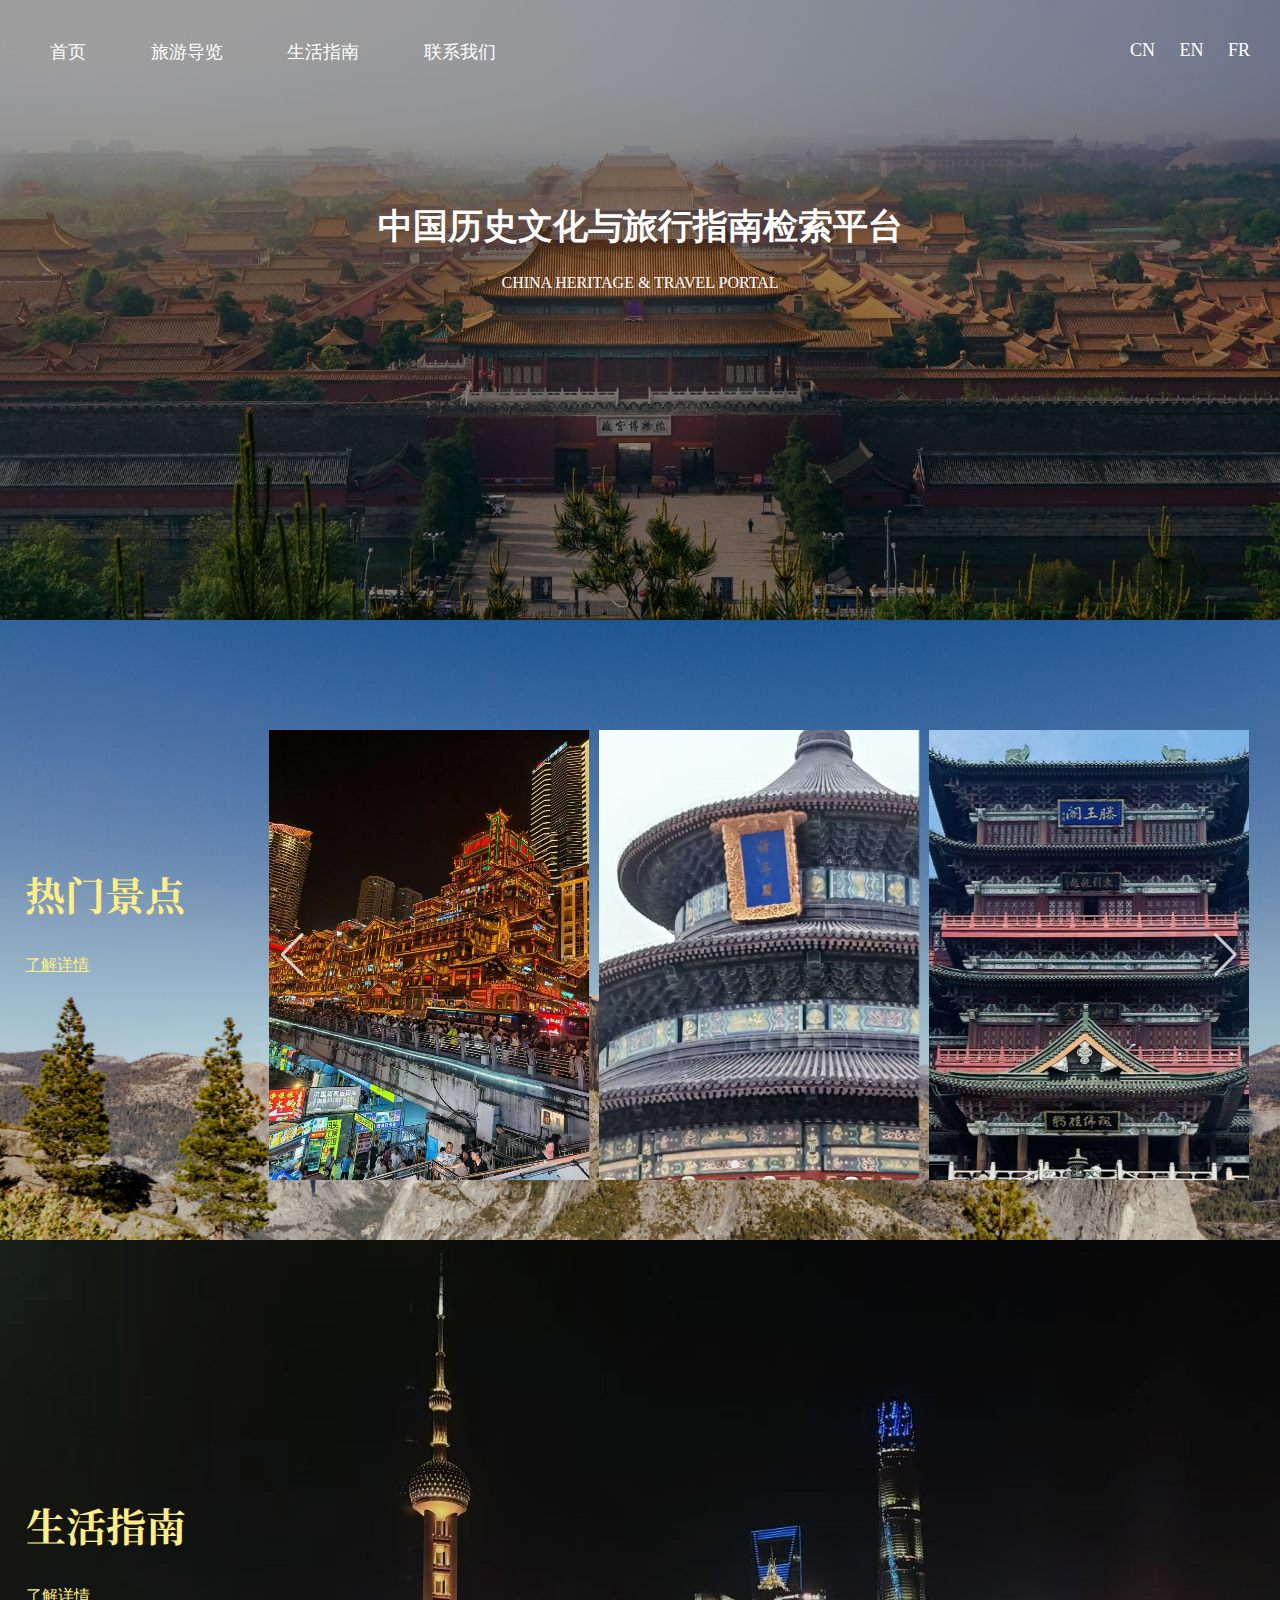
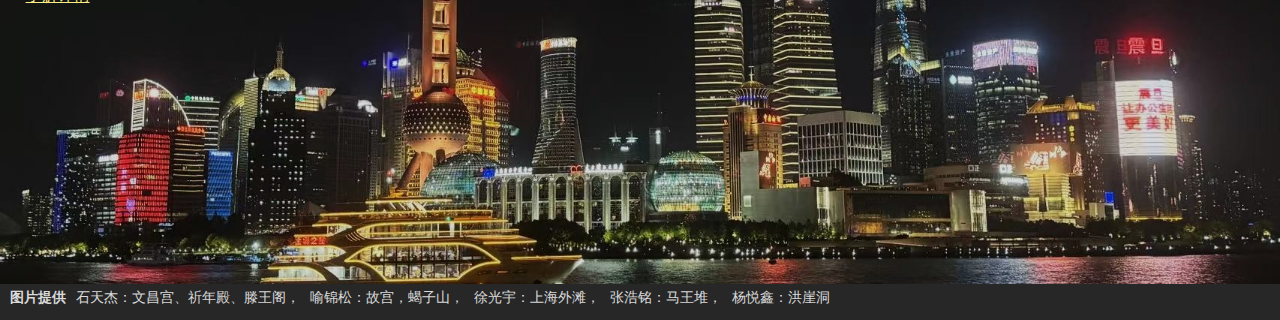
<file: index.html>
<!DOCTYPE html>
<html lang="en">

<head>
  <meta charset="UTF-8">
  <meta name="viewport" content="width=device-width, initial-scale=1.0">
  <title>首页</title>
  <link rel="stylesheet" href="style.css">
  <!-- 引入 Swiper 的 CSS -->
  <link rel="stylesheet" href="https://unpkg.com/swiper/swiper-bundle.min.css" />
  <!-- 引入思源宋体 -->
  <link rel="preconnect" href="https://fonts.googleapis.com">
  <link rel="preconnect" href="https://fonts.gstatic.com" crossorigin>
  <link href="https://fonts.googleapis.com/css2?family=Noto+Serif+SC:wght@700&display=swap" rel="stylesheet">
</head>

<body>
  <div class="top" style="background-image: url(images/TheForbiddenCity.jpg);">
    <header>
      <nav>
        <a href="index.html">首页</a>
        <a href="travel_chinese.html">旅游导览</a>
        <a href="life_chinese.html">生活指南</a>
        <a href="contact_chinese.html">联系我们</a>
      </nav>
      <div class="lang">
        <a href="index.html" class="cn">CN</a>
        <a href="index_english.html" class="en">EN</a>
        <a href="index_french.html" class="fr">FR</a>
      </div>
    </header>
    <h1>中国历史文化与旅行指南检索平台</h1>
    <p>CHINA HERITAGE & TRAVEL PORTAL</p>
  </div>
  <div class="travel">
    <div class="introduce">
      <h2>热门景点</h2>
      <a href="travel_chinese.html" style="color: #FFED85;">了解详情</a>
    </div>
    <!-- Swiper 的主容器 -->
    <div class="swiper">
      <div class="swiper-wrapper">
        <!-- 你的 6 张图片 -->
        <div class="swiper-slide"><img src="images/image1.jpg" alt="图片1"></div>
        <div class="swiper-slide"><img src="images/image2.jpg" alt="图片2"></div>
        <div class="swiper-slide"><img src="images/image3.jpg" alt="图片3"></div>
        <div class="swiper-slide"><img src="images/image4.jpg" alt="图片4"></div>
        <div class="swiper-slide"><img src="images/image5.jpg" alt="图片5"></div>
        <div class="swiper-slide"><img src="images/image6.jpg" alt="图片5"></div>
      </div>
      <!-- 分页器 (小圆点) -->
      <div class="swiper-pagination"></div>
      <!-- 导航按钮 (左右箭头) -->
      <div class="swiper-button-prev"></div>
      <div class="swiper-button-next"></div>
    </div>
  </div>
  <div class="life" style="display: flex;flex-direction: column;">
    <div class="introduce">
      <h2>生活指南</h2>
      <a href="life_chinese.html" style="color: #FFED85;">了解详情</a>
    </div>
    <footer>
      <h4 style="display: inline;">图片提供</h4><span class="name">石天杰：文昌宫、祈年殿、滕王阁，</span><span
        class="name">喻锦松：故宫，蝎子山，</span><span class="name">徐光宇：上海外滩，</span><span class="name">张浩铭：马王堆，</span><span
        class="name">杨悦鑫：洪崖洞</span>
    </footer>
  </div>

  <script src="https://unpkg.com/swiper/swiper-bundle.min.js"></script>
  <script>
    const swiper = new Swiper('.swiper', {
      // *** 核心配置 ***
      slidesPerView: 3,   // 一次显示3个
      spaceBetween: 10,   // 图片之间的距离
      loop: true,         // 开启无限循环

      // (可选) 自动播放
      autoplay: {
        delay: 2800, // 2.8秒切换一次
        disableOnInteraction: false, // 用户操作后是否停止自动播放
      },

      // (可选) 分页器
      pagination: {
        el: '.swiper-pagination',
        clickable: true,
      },

      // (可选) 导航按钮
      navigation: {
        nextEl: '.swiper-button-next',
        prevEl: '.swiper-button-prev',
      },
    });
  </script>
</body>

</html>
</file>
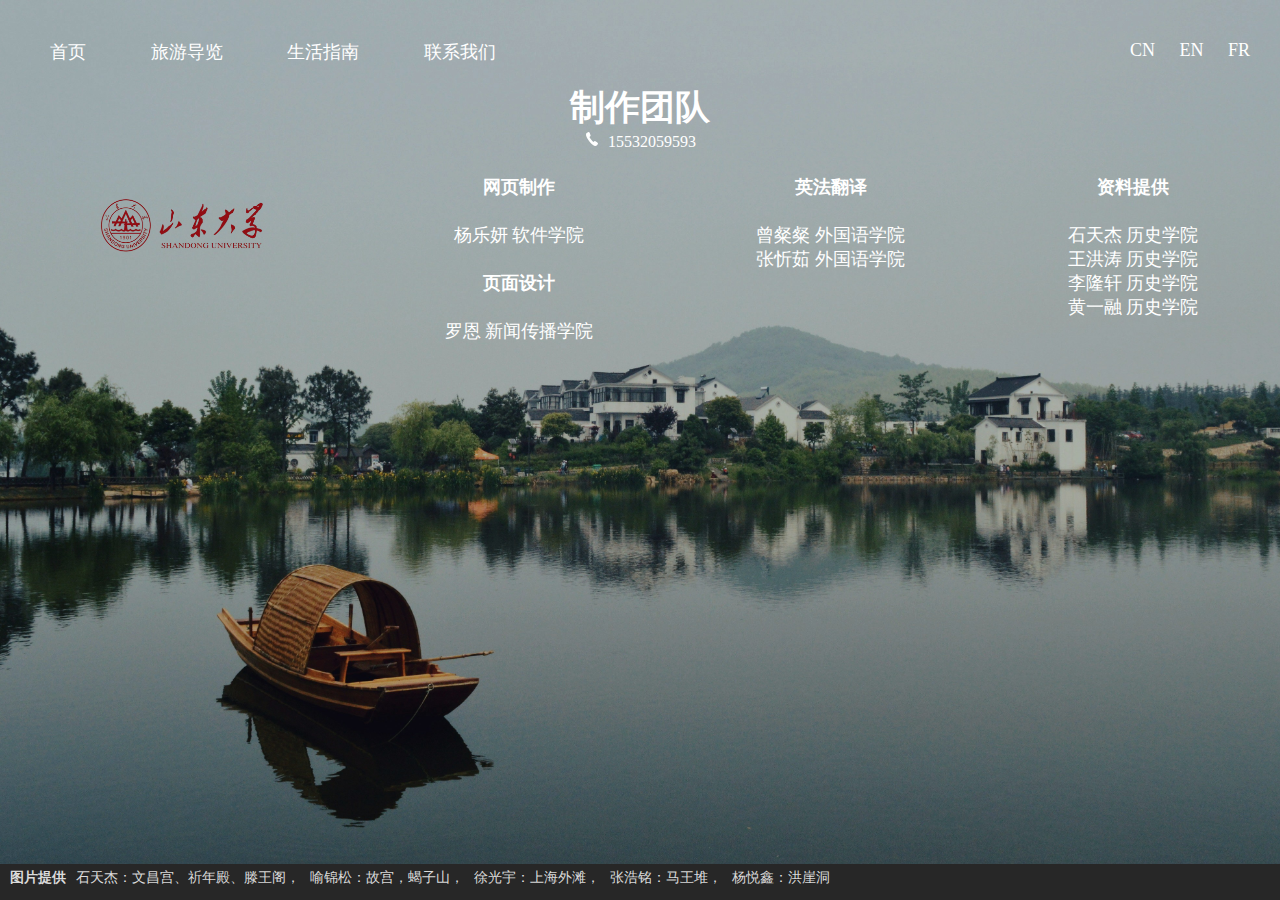
<file: contact_chinese.html>
<!DOCTYPE html>
<html lang="en">

<head>
    <meta charset="UTF-8">
    <meta name="viewport" content="width=device-width, initial-scale=1.0">
    <title>生活指南</title>
    <link rel="stylesheet" href="style.css">
</head>

<body>
    <div class="top" style="background-image: url(images/contact.jpg); height: 96vh;">
        <header>
            <nav>
                <a href="index.html">首页</a>
                <a href="travel_chinese.html">旅游导览</a>
                <a href="life_chinese.html">生活指南</a>
                <a href="contact_chinese.html">联系我们</a>
            </nav>
            <div class="lang">
                <a href="index.html" class="cn">CN</a>
                <a href="index_english.html" class="en">EN</a>
                <a href="index_french.html" class="fr">FR</a>
            </div>
        </header>
        <h1 style="padding-top: 0;margin: 0;font-family: Noto Serif SC, serif;">制作团队</h1><img src="images/phone.svg" width="16" >&nbsp&nbsp15532059593
        <div class="contact_us">
            <img src="images/SDU.png" width="200" height="150">
            <div>
                <h4>网页制作</h4>杨乐妍 软件学院

                <h4>页面设计</h4>罗恩 新闻传播学院
            </div>
            <div>
                <h4>英法翻译</h4>曾粲粲 外国语学院<br>张忻茹 外国语学院
                <div style="display: block;margin-top: 40px;"></div>
            </div>
            <div>
                <h4>资料提供</h4>石天杰 历史学院<br>王洪涛 历史学院<br>李隆轩 历史学院<br>黄一融 历史学院
            </div>
        </div>
    </div>
    <footer>
      <h4 style="display: inline;">图片提供</h4><span class="name">石天杰：文昌宫、祈年殿、滕王阁，</span><span
        class="name">喻锦松：故宫，蝎子山，</span><span class="name">徐光宇：上海外滩，</span><span class="name">张浩铭：马王堆，</span><span
        class="name">杨悦鑫：洪崖洞</span>
    </footer>
</body>

</html>
</file>
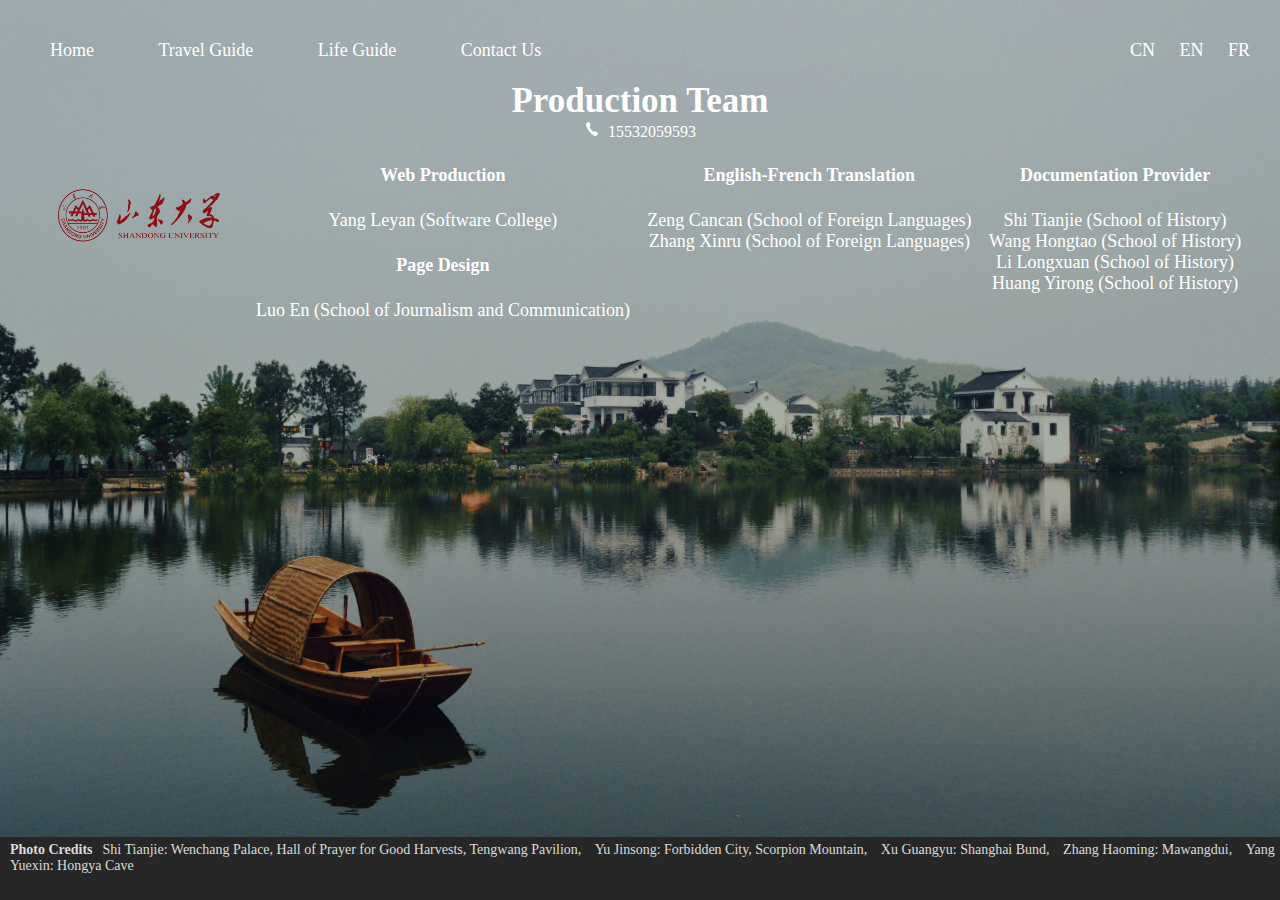
<file: contact_english.html>
<!DOCTYPE html>
<html lang="en">

<head>
    <meta charset="UTF-8">
    <meta name="viewport" content="width=device-width, initial-scale=1.0">
    <title>Contact Us</title>
    <link rel="stylesheet" href="style.css">
</head>

<body>
    <div class="top" style="background-image: url(images/contact.jpg); height: 93vh;">
        <header>
            <nav>
                <a href="index_english.html">Home</a>
                <a href="travel_english.html">Travel Guide</a>
                <a href="life_english.html">Life Guide</a>
                <a href="contact_english.html">Contact Us</a>
            </nav>
            <div class="lang">
                <a href="contact_chinese.html" class="cn">CN</a>
                <a href="contact_english.html" class="en">EN</a>
                <a href="contact_french.html" class="fr">FR</a>
            </div>
        </header>
        <h1 style="padding-top: 0;margin: 0;font-family: Noto Serif SC, serif;">Production Team</h1><img src="images/phone.svg" width="16" >&nbsp&nbsp15532059593
        <div class="contact_us">
            <img src="images/SDU.png" width="200" height="150" style="margin-left: 30px;">
            <div>
                <h4>Web Production</h4>Yang Leyan (Software College)

                <h4>Page Design</h4>Luo En (School of Journalism and Communication)
            </div>
            <div>
                <h4>English-French Translation</h4>Zeng Cancan (School of Foreign Languages)<br>Zhang Xinru (School of Foreign Languages)
                <div style="display: block;margin-top: 40px;"></div>
            </div>
            <div style="margin-right: 30px;">
                <h4>Documentation Provider</h4>Shi Tianjie (School of History)<br>Wang Hongtao (School of History)<br>Li Longxuan (School of History)<br>Huang Yirong (School of History)
            </div>
        </div>
    </div>
    <footer style="height: 7vh;">
        <h4 style="display: inline;">Photo Credits</h4><span class="name">Shi Tianjie: Wenchang Palace, Hall of Prayer
            for Good Harvests, Tengwang Pavilion, </span><span class="name">Yu Jinsong: Forbidden City, Scorpion
            Mountain, </span><span class="name">Xu Guangyu: Shanghai Bund, </span><span class="name">Zhang Haoming:
            Mawangdui, </span><span class="name">Yang Yuexin: Hongya Cave</span>
    </footer>
</body>

</html>
</file>
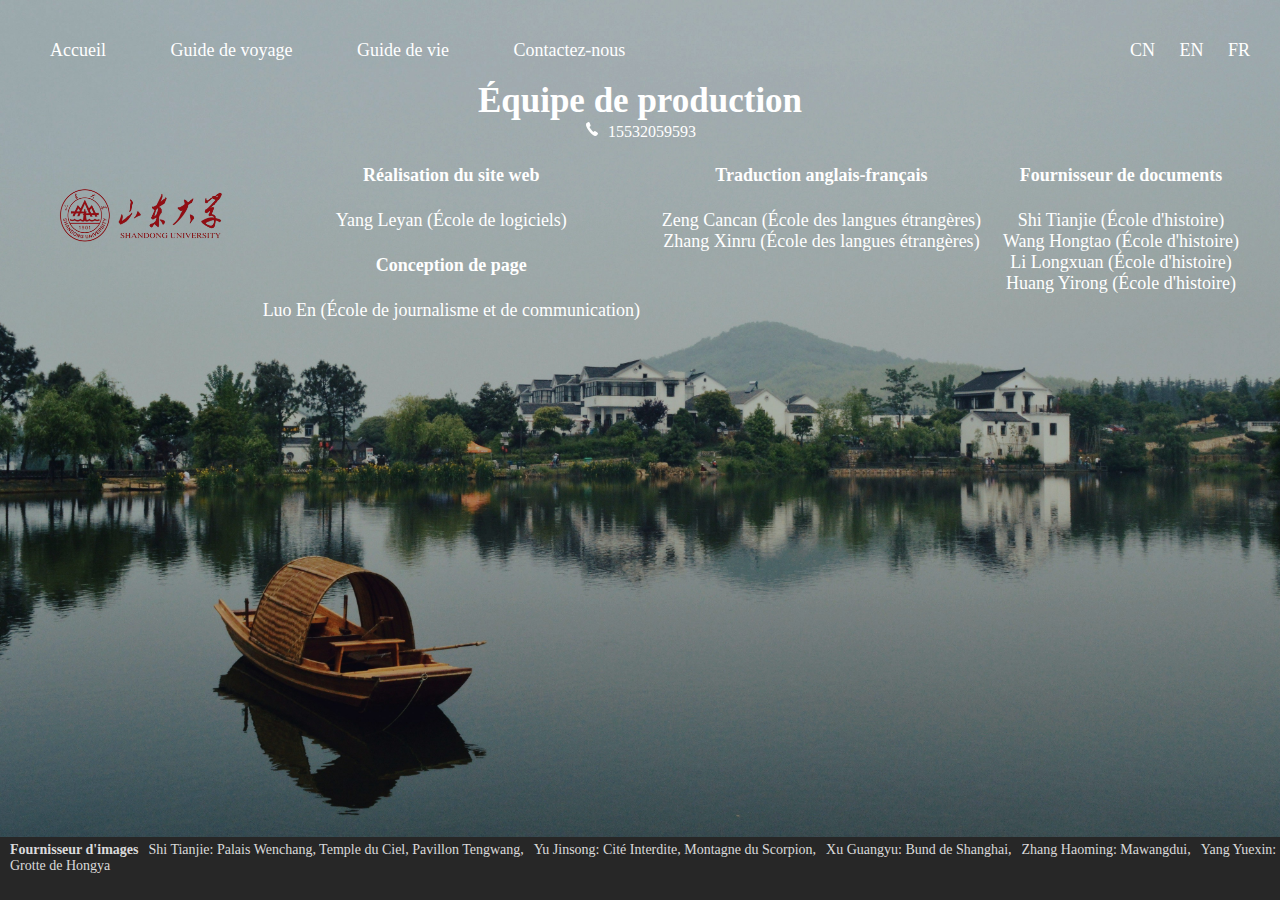
<file: contact_french.html>
<!DOCTYPE html>
<html lang="fr">

<head>
    <meta charset="UTF-8">
    <meta name="viewport" content="width=device-width, initial-scale=1.0">
    <title>Contactez-nous</title>
    <link rel="stylesheet" href="style.css">
</head>

<body>
    <div class="top" style="background-image: url(images/contact.jpg); height: 93vh;">
        <header>
            <nav>
                <a href="index_french.html">Accueil</a>
                <a href="travel_french.html">Guide de voyage</a>
                <a href="life_french.html">Guide de vie</a>
                <a href="contact_french.html">Contactez-nous</a>
            </nav>
            <div class="lang">
                <a href="contact_chinese.html" class="cn">CN</a>
                <a href="contact_english.html" class="en">EN</a>
                <a href="contact_french.html" class="fr">FR</a>
            </div>
        </header>
        <h1 style="padding-top: 0;margin: 0;font-family: Noto Serif SC, serif;">Équipe de production</h1><img
            src="images/phone.svg" width="16">&nbsp&nbsp15532059593
        <div class="contact_us">
            <img src="images/SDU.png" width="200" height="150" style="margin-left: 30px;">
            <div>
                <h4>Réalisation du site web</h4>Yang Leyan (École de logiciels)

                <h4>Conception de page</h4>Luo En (École de journalisme et de communication)
            </div>
            <div>
                <h4>Traduction anglais-français</h4>Zeng Cancan (École des langues étrangères)<br>Zhang Xinru (École des
                langues étrangères)
                <div style="display: block;margin-top: 40px;"></div>
            </div>
            <div style="margin-right: 30px;">
                <h4>Fournisseur de documents</h4>Shi Tianjie (École d'histoire)<br>Wang Hongtao (École d'histoire)<br>Li
                Longxuan (École d'histoire)<br>Huang Yirong (École d'histoire)
            </div>
        </div>
    </div>
    <footer style="height: 7vh;">
        <h4 style="display: inline;">Fournisseur d'images</h4><span class="name">Shi Tianjie: Palais Wenchang, Temple du
            Ciel, Pavillon Tengwang,</span><span class="name">Yu Jinsong: Cité Interdite, Montagne du
            Scorpion,</span><span class="name">Xu Guangyu: Bund de Shanghai,</span><span class="name">Zhang Haoming:
            Mawangdui,</span><span class="name">Yang Yuexin: Grotte de Hongya</span>
    </footer>
</body>

</html>
</file>
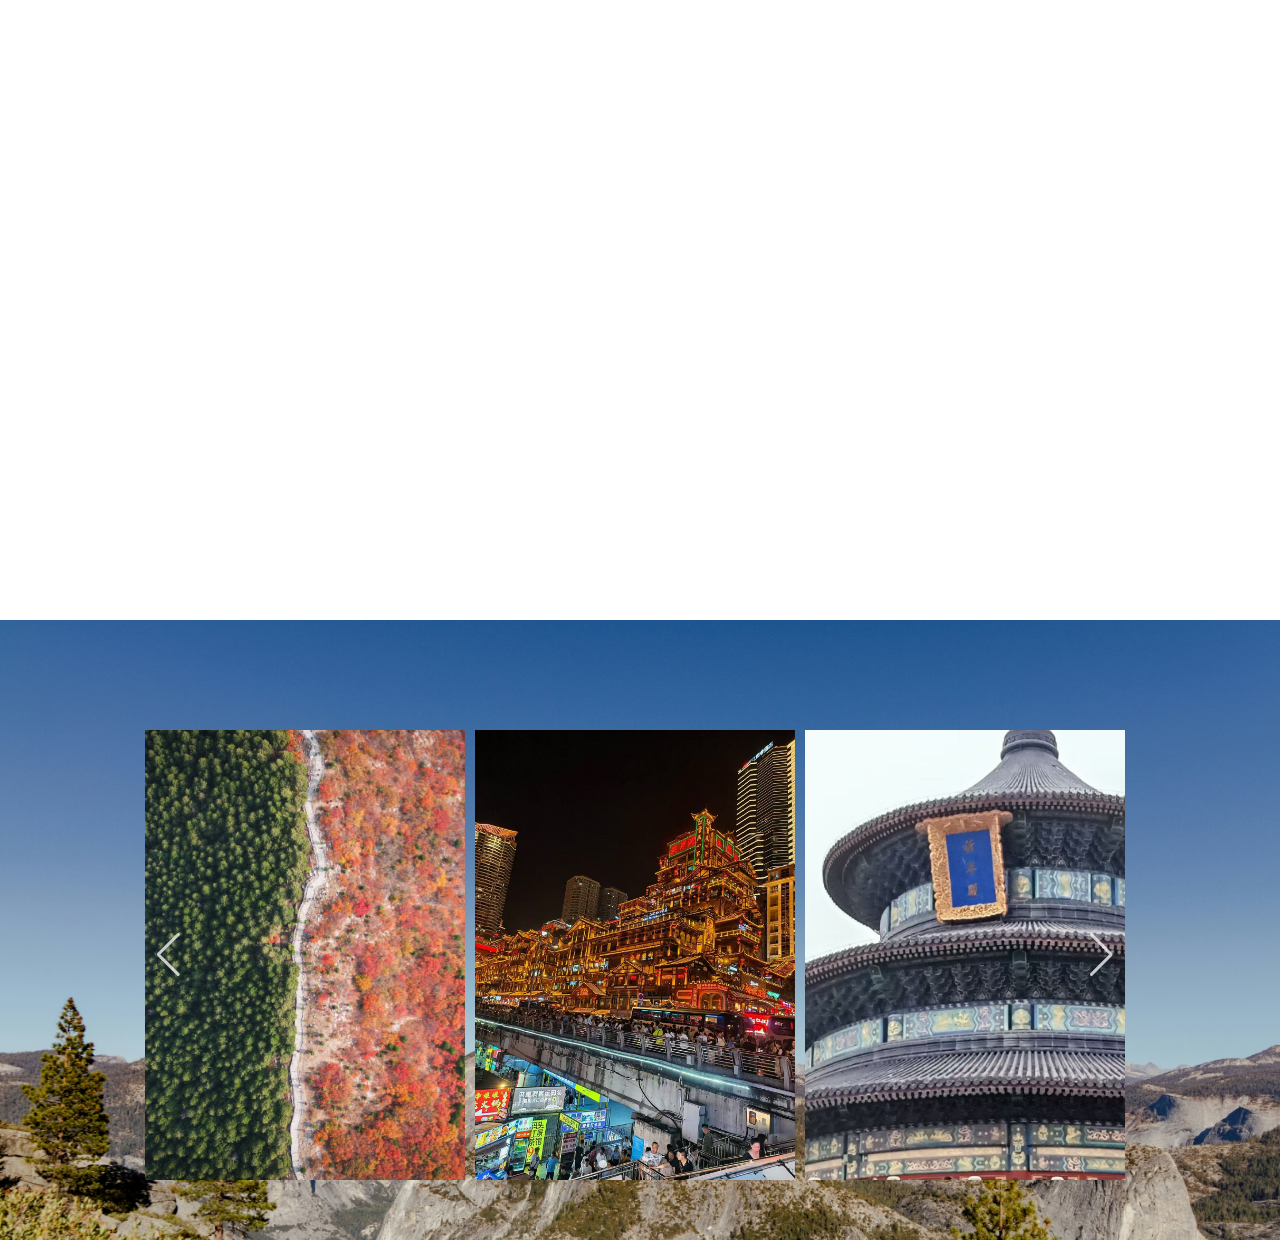
<file: index_chinese.html>
<!DOCTYPE html>
<html lang="en">

<head>
    <meta charset="UTF-8">
    <meta name="viewport" content="width=device-width, initial-scale=1.0">
    <title>首页</title>
    <link rel="stylesheet" href="style.css">
    <!-- 1. 引入 Swiper 的 CSS -->
    <link rel="stylesheet" href="https://unpkg.com/swiper/swiper-bundle.min.css" />
</head>

<body>
    <div class="top">
        <header>
            <nav>
                <a href="index_chinese.html">首页</a>
                <a href="travel_chinese.html">旅游导览</a>
                <a href="life_chinese.html">生活指南</a>
                <a href="contact_chinese.html">联系我们</a>
            </nav>
            <div class="lang">
                <a href="index_chinese.html" class="cn">CN</a>
                <a href="index_english.html" class="en">EN</a>
                <a href="index_french.html" class="fr">FR</a>
            </div>
        </header>
        <h1>为您开启一段愉快的旅程</h1>
        <p>POPULAR DESTINATIONS / LIVING TIPS</p>
    </div>
    <div class="travel">
        <!-- Swiper 的主容器 -->
        <div class="swiper">
            <div class="swiper-wrapper">
                <!-- 你的 5 张图片 -->
                <div class="swiper-slide"><img src="images/image1.jpg" alt="图片1"></div>
                <div class="swiper-slide"><img src="images/image2.jpg" alt="图片2"></div>
                <div class="swiper-slide"><img src="images/image3.jpg" alt="图片3"></div>
                <div class="swiper-slide"><img src="images/image4.jpg" alt="图片4"></div>
                <div class="swiper-slide"><img src="images/image5.jpg" alt="图片5"></div>
            </div>
            <!-- 分页器 (小圆点) -->
            <div class="swiper-pagination"></div>
            <!-- 导航按钮 (左右箭头) -->
            <div class="swiper-button-prev"></div>
            <div class="swiper-button-next"></div>
        </div>

    </div>

    <script src="https://unpkg.com/swiper/swiper-bundle.min.js"></script>
    <script>
    const swiper = new Swiper('.swiper', {
      // *** 核心配置 ***
      slidesPerView: 3,   // 一次显示3个
      spaceBetween: 10,   // 图片之间的距离
      loop: true,         // 开启无限循环
      
      // (可选) 自动播放
      autoplay: {
        delay: 2800, // 2.8秒切换一次
        disableOnInteraction: false, // 用户操作后是否停止自动播放
      },

      // (可选) 分页器
      pagination: {
        el: '.swiper-pagination',
        clickable: true,
      },

      // (可选) 导航按钮
      navigation: {
        nextEl: '.swiper-button-next',
        prevEl: '.swiper-button-prev',
      },
    });
  </script>
</body>

</html>
</file>
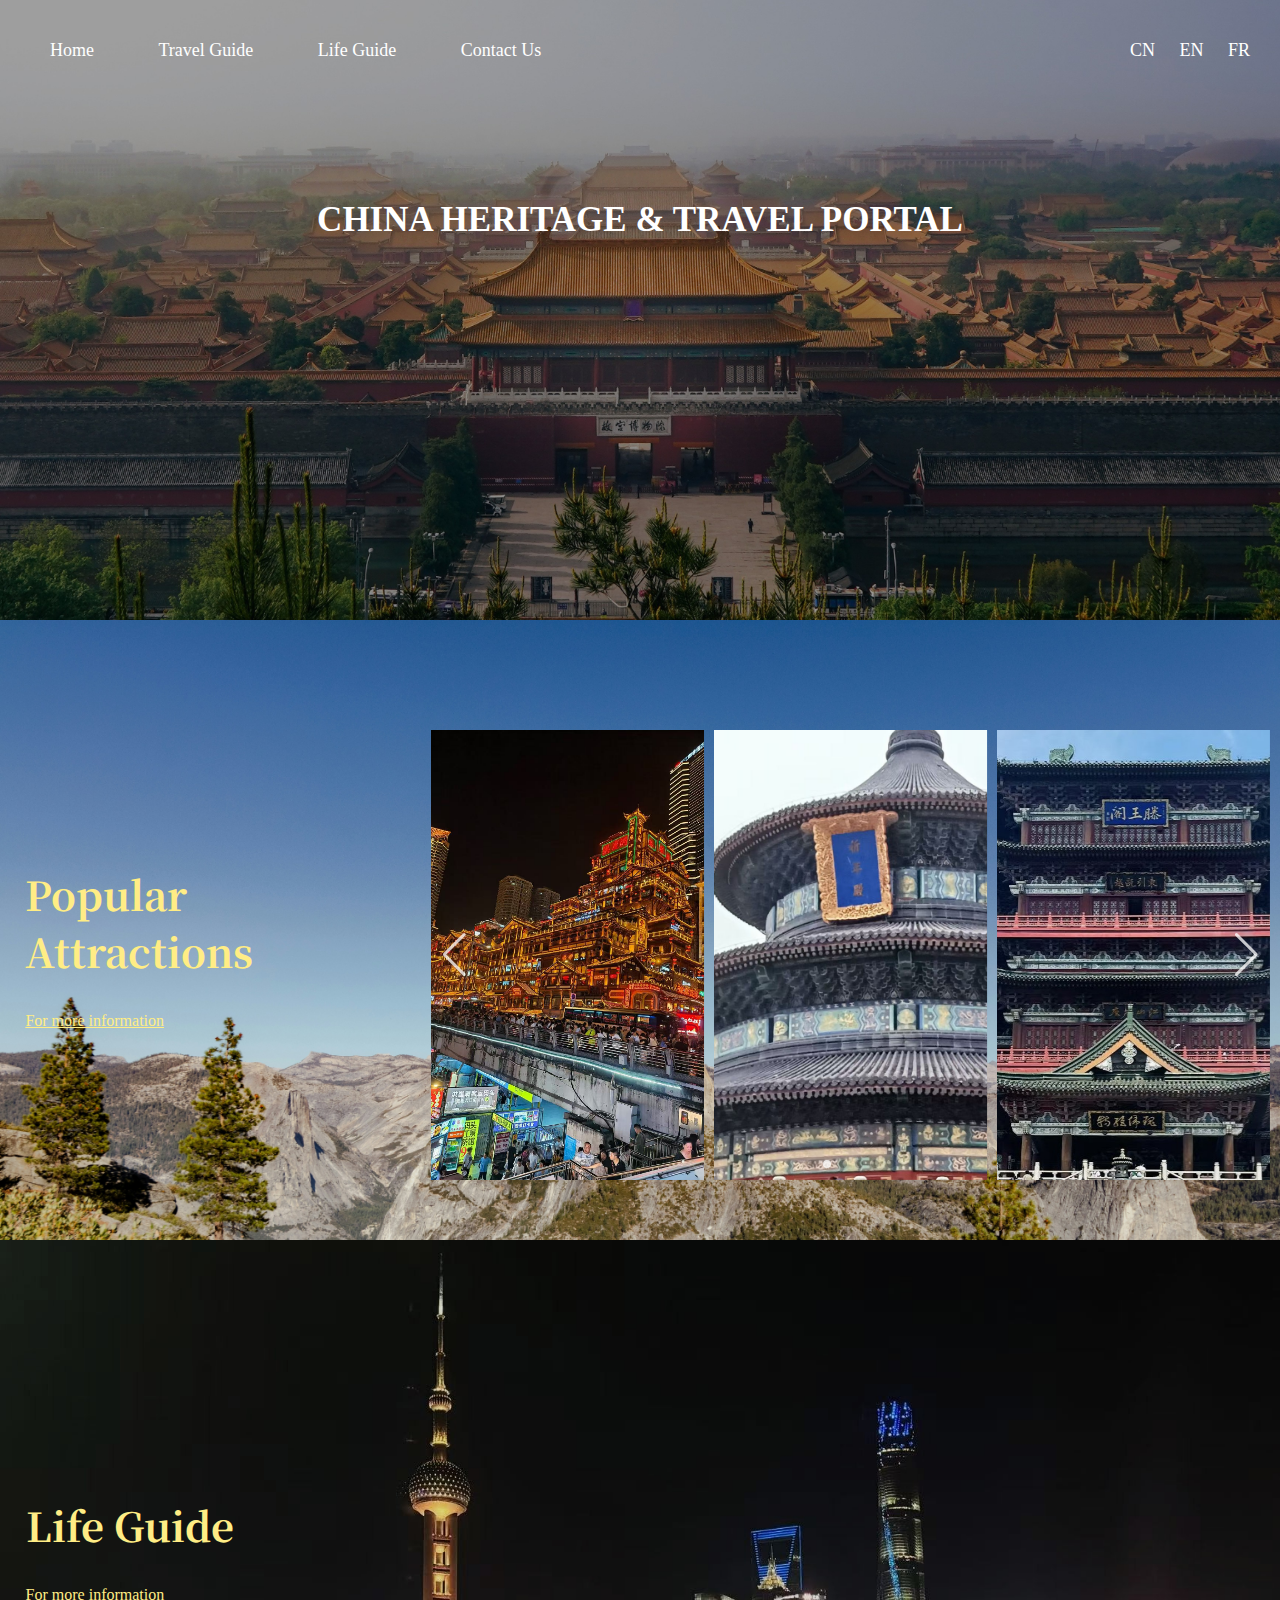
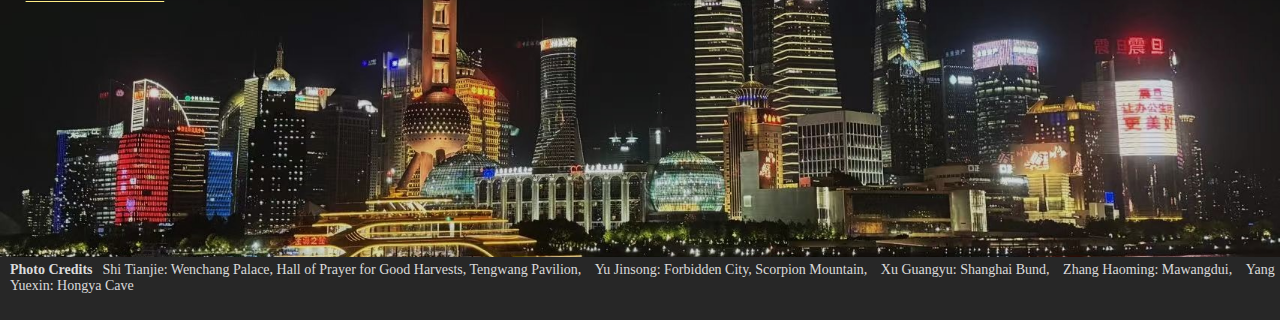
<file: index_english.html>
<!DOCTYPE html>
<html lang="en">

<head>
  <meta charset="UTF-8">
  <meta name="viewport" content="width=device-width, initial-scale=1.0">
  <title>Home</title>
  <link rel="stylesheet" href="style.css">
  <!-- 引入 Swiper 的 CSS -->
  <link rel="stylesheet" href="https://unpkg.com/swiper/swiper-bundle.min.css" />
  <!-- 引入思源宋体 -->
  <link rel="preconnect" href="https://fonts.googleapis.com">
  <link rel="preconnect" href="https://fonts.gstatic.com" crossorigin>
  <link href="https://fonts.googleapis.com/css2?family=Noto+Serif+SC:wght@700&display=swap" rel="stylesheet">
</head>

<body>
  <div class="top" style="background-image: url(images/TheForbiddenCity.jpg);">
    <header>
      <nav>
        <a href="index_english.html">Home</a>
        <a href="travel_english.html">Travel Guide</a>
        <a href="life_english.html">Life Guide</a>
        <a href="contact_english.html">Contact Us</a>
      </nav>
      <div class="lang">
        <a href="index.html" class="cn">CN</a>
        <a href="index_english.html" class="en">EN</a>
        <a href="index_french.html" class="fr">FR</a>
      </div>
    </header>
    <h1>CHINA HERITAGE & TRAVEL PORTAL</h1>
  </div>
  <div class="travel">
    <div class="introduce">
      <h2>Popular Attractions</h2>
      <a href="travel_chinese.html" style="color: #FFED85;">For more information</a>
    </div>
    <!-- Swiper 的主容器 -->
    <div class="swiper">
      <div class="swiper-wrapper">
        <!-- 你的 6 张图片 -->
        <div class="swiper-slide"><img src="images/image1.jpg" alt="图片1"></div>
        <div class="swiper-slide"><img src="images/image2.jpg" alt="图片2"></div>
        <div class="swiper-slide"><img src="images/image3.jpg" alt="图片3"></div>
        <div class="swiper-slide"><img src="images/image4.jpg" alt="图片4"></div>
        <div class="swiper-slide"><img src="images/image5.jpg" alt="图片5"></div>
        <div class="swiper-slide"><img src="images/image6.jpg" alt="图片5"></div>
      </div>
      <!-- 分页器 (小圆点) -->
      <div class="swiper-pagination"></div>
      <!-- 导航按钮 (左右箭头) -->
      <div class="swiper-button-prev"></div>
      <div class="swiper-button-next"></div>
    </div>
  </div>
  <div class="life" style="display: flex;flex-direction: column;">
    <div class="introduce">
      <h2>Life Guide</h2>
      <a href="life_chinese.html" style="color: #FFED85;">For more information</a>
    </div>
     <footer style="height: 7vh;">
        <h4 style="display: inline;">Photo Credits</h4><span class="name">Shi Tianjie: Wenchang Palace, Hall of Prayer
            for Good Harvests, Tengwang Pavilion, </span><span class="name">Yu Jinsong: Forbidden City, Scorpion
            Mountain, </span><span class="name">Xu Guangyu: Shanghai Bund, </span><span class="name">Zhang Haoming:
            Mawangdui, </span><span class="name">Yang Yuexin: Hongya Cave</span>
    </footer>
  </div>

  <script src="https://unpkg.com/swiper/swiper-bundle.min.js"></script>
  <script>
    const swiper = new Swiper('.swiper', {
      // *** 核心配置 ***
      slidesPerView: 3,   // 一次显示3个
      spaceBetween: 10,   // 图片之间的距离
      loop: true,         // 开启无限循环

      // (可选) 自动播放
      autoplay: {
        delay: 2800, // 2.8秒切换一次
        disableOnInteraction: false, // 用户操作后是否停止自动播放
      },

      // (可选) 分页器
      pagination: {
        el: '.swiper-pagination',
        clickable: true,
      },

      // (可选) 导航按钮
      navigation: {
        nextEl: '.swiper-button-next',
        prevEl: '.swiper-button-prev',
      },
    });
  </script>
</body>

</html>
</file>
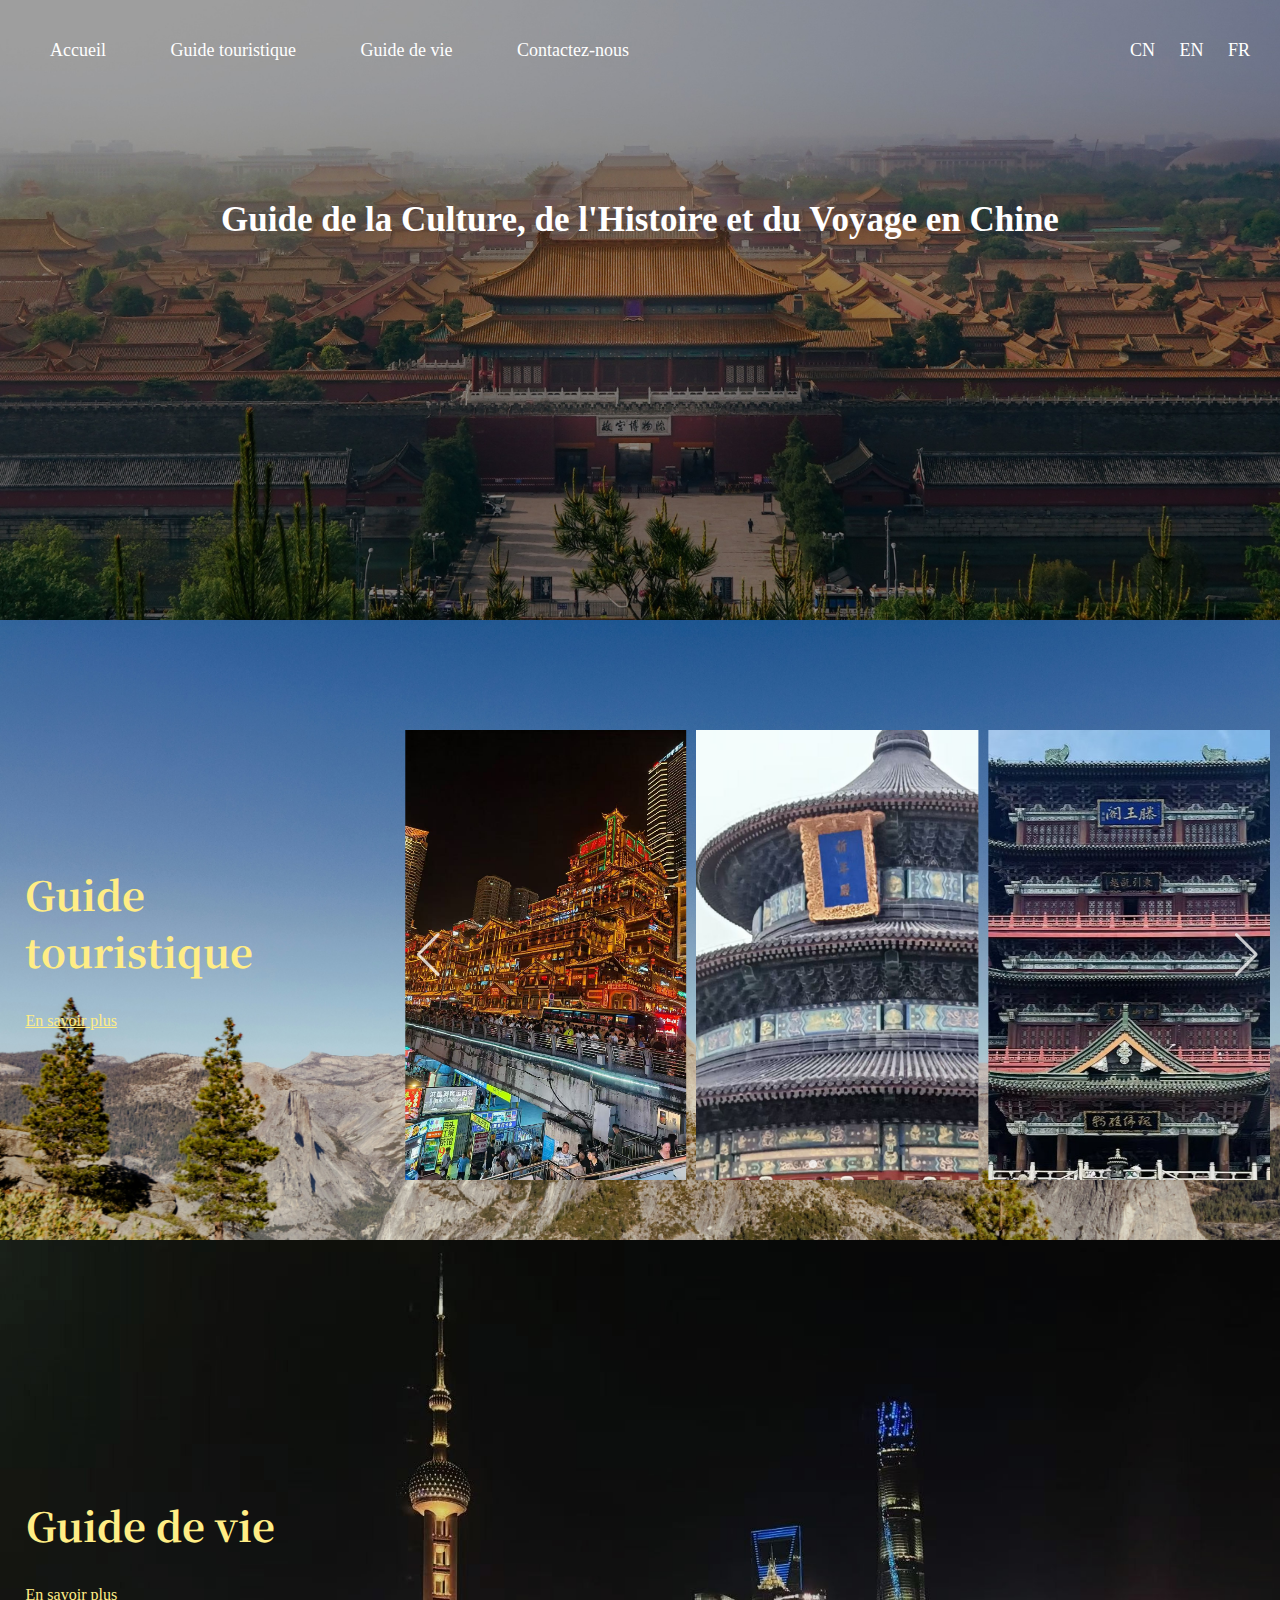
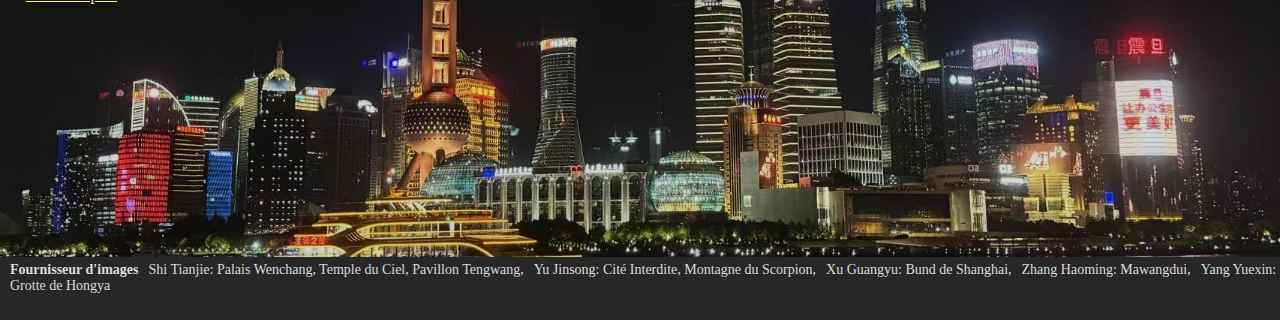
<file: index_french.html>
<!DOCTYPE html>
<html lang="en">

<head>
    <meta charset="UTF-8">
    <meta name="viewport" content="width=device-width, initial-scale=1.0">
    <title>Accueil</title>
    <link rel="stylesheet" href="style.css">
    <!-- 引入 Swiper 的 CSS -->
    <link rel="stylesheet" href="https://unpkg.com/swiper/swiper-bundle.min.css" />
    <!-- 引入思源宋体 -->
    <link rel="preconnect" href="https://fonts.googleapis.com">
    <link rel="preconnect" href="https://fonts.gstatic.com" crossorigin>
    <link href="https://fonts.googleapis.com/css2?family=Noto+Serif+SC:wght@700&display=swap" rel="stylesheet">
</head>

<body>
    <div class="top" style="background-image: url(images/TheForbiddenCity.jpg);">
        <header>
            <nav>
                <a href="index_french.html">Accueil</a>
                <a href="travel_french.html">Guide touristique</a>
                <a href="life_french.html">Guide de vie</a>
                <a href="contact_french.html">Contactez-nous</a>
            </nav>
            <div class="lang">
                <a href="index.html" class="cn">CN</a>
                <a href="index_english.html" class="en">EN</a>
                <a href="index_french.html" class="fr">FR</a>
            </div>
        </header>
        <h1>Guide de la Culture, de l'Histoire et du Voyage en Chine</h1>
    </div>
    <div class="travel">
        <div class="introduce">
            <h2>Guide touristique</h2>
            <a href="travel_chinese.html" style="color: #FFED85;">En savoir plus</a>
        </div>
        <!-- Swiper 的主容器 -->
        <div class="swiper">
            <div class="swiper-wrapper">
                <!-- 你的 6 张图片 -->
                <div class="swiper-slide"><img src="images/image1.jpg" alt="图片1"></div>
                <div class="swiper-slide"><img src="images/image2.jpg" alt="图片2"></div>
                <div class="swiper-slide"><img src="images/image3.jpg" alt="图片3"></div>
                <div class="swiper-slide"><img src="images/image4.jpg" alt="图片4"></div>
                <div class="swiper-slide"><img src="images/image5.jpg" alt="图片5"></div>
                <div class="swiper-slide"><img src="images/image6.jpg" alt="图片5"></div>
            </div>
            <!-- 分页器 (小圆点) -->
            <div class="swiper-pagination"></div>
            <!-- 导航按钮 (左右箭头) -->
            <div class="swiper-button-prev"></div>
            <div class="swiper-button-next"></div>
        </div>
    </div>
    <div class="life" style="display: flex;flex-direction: column;">
        <div class="introduce">
            <h2>Guide de vie</h2>
            <a href="life_chinese.html" style="color: #FFED85;">En savoir plus</a>
        </div>
        <footer style="height: 7vh;">
            <h4 style="display: inline;">Fournisseur d'images</h4><span class="name">Shi Tianjie: Palais Wenchang,
                Temple du Ciel, Pavillon Tengwang,</span><span class="name">Yu Jinsong: Cité Interdite, Montagne du
                Scorpion,</span><span class="name">Xu Guangyu: Bund de Shanghai,</span><span class="name">Zhang Haoming:
                Mawangdui,</span><span class="name">Yang Yuexin: Grotte de Hongya</span>
        </footer>
    </div>

    <script src="https://unpkg.com/swiper/swiper-bundle.min.js"></script>
    <script>
        const swiper = new Swiper('.swiper', {
            // *** 核心配置 ***
            slidesPerView: 3,   // 一次显示3个
            spaceBetween: 10,   // 图片之间的距离
            loop: true,         // 开启无限循环

            // (可选) 自动播放
            autoplay: {
                delay: 2800, // 2.8秒切换一次
                disableOnInteraction: false, // 用户操作后是否停止自动播放
            },

            // (可选) 分页器
            pagination: {
                el: '.swiper-pagination',
                clickable: true,
            },

            // (可选) 导航按钮
            navigation: {
                nextEl: '.swiper-button-next',
                prevEl: '.swiper-button-prev',
            },
        });
    </script>
</body>

</html>
</file>
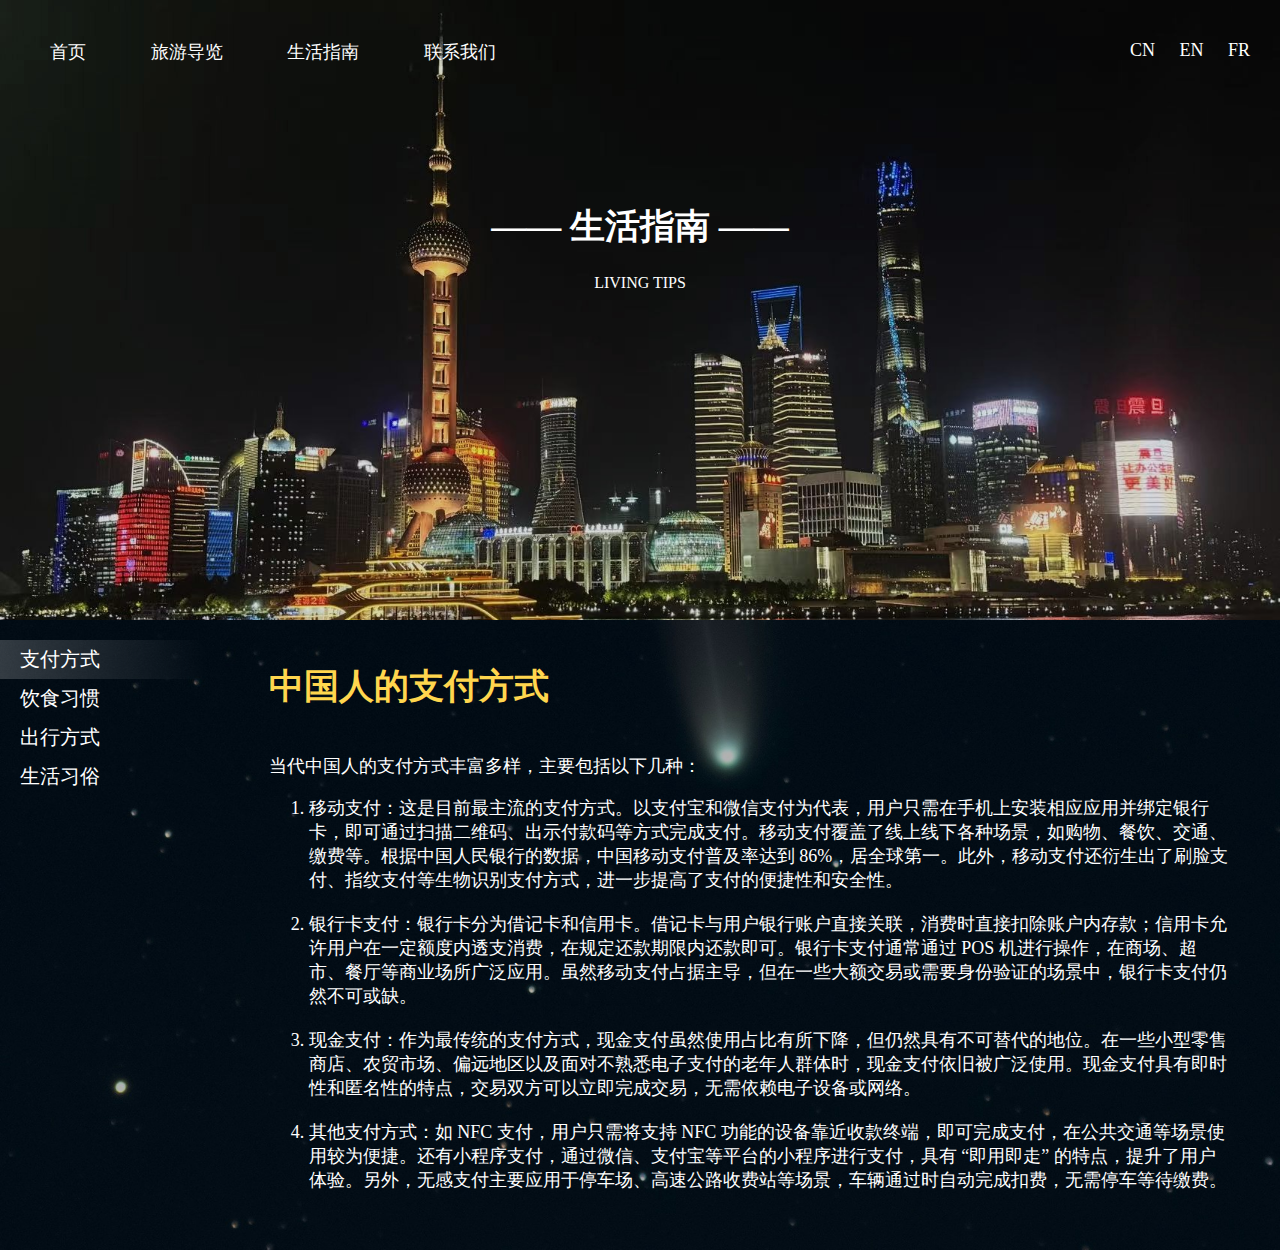
<file: life_chinese.html>
<!DOCTYPE html>
<html lang="en">

<head>
    <meta charset="UTF-8">
    <meta name="viewport" content="width=device-width, initial-scale=1.0">
    <title>生活指南</title>
    <link rel="stylesheet" href="style.css">
</head>

<body>
    <div class="top" style="background-image: url(images/life.jpg);">
        <header>
            <nav>
                <a href="index.html">首页</a>
                <a href="travel_chinese.html">旅游导览</a>
                <a href="life_chinese.html">生活指南</a>
                <a href="contact_chinese.html">联系我们</a>
            </nav>
            <div class="lang">
                <a href="index.html" class="cn">CN</a>
                <a href="index_english.html" class="en">EN</a>
                <a href="index_french.html" class="fr">FR</a>
            </div>
        </header>
        <h1>—— 生活指南 ——</h1>
        <p>LIVING TIPS</p>
    </div>
    <div class="content" style="background-image: url(images/article2.jpg);">
        <div class="choose">
            <button class="living-button active" data-target="#payment">支付方式</button>
            <button class="living-button" data-target="#diet">饮食习惯</button>
            <button class="living-button" data-target="#travel_ways">出行方式</button>
            <button class="living-button" data-target="#customs">生活习俗</button>
        </div>
        <article>
            <div id="payment" class="living-intro active">
                <h1>中国人的支付方式</h1>
                <p>当代中国人的支付方式丰富多样，主要包括以下几种：</p>
                <ol>
                    <li>移动支付：这是目前最主流的支付方式。以支付宝和微信支付为代表，用户只需在手机上安装相应应用并绑定银行卡，即可通过扫描二维码、出示付款码等方式完成支付。移动支付覆盖了线上线下各种场景，如购物、餐饮、交通、缴费等。根据中国人民银行的数据，中国移动支付普及率达到
                        86%，居全球第一。此外，移动支付还衍生出了刷脸支付、指纹支付等生物识别支付方式，进一步提高了支付的便捷性和安全性。</li>
                    <li>银行卡支付：银行卡分为借记卡和信用卡。借记卡与用户银行账户直接关联，消费时直接扣除账户内存款；信用卡允许用户在一定额度内透支消费，在规定还款期限内还款即可。银行卡支付通常通过 POS
                        机进行操作，在商场、超市、餐厅等商业场所广泛应用。虽然移动支付占据主导，但在一些大额交易或需要身份验证的场景中，银行卡支付仍然不可或缺。</li>
                    <li>现金支付：作为最传统的支付方式，现金支付虽然使用占比有所下降，但仍然具有不可替代的地位。在一些小型零售商店、农贸市场、偏远地区以及面对不熟悉电子支付的老年人群体时，现金支付依旧被广泛使用。现金支付具有即时性和匿名性的特点，交易双方可以立即完成交易，无需依赖电子设备或网络。
                    </li>
                    <li>其他支付方式：如 NFC 支付，用户只需将支持 NFC 功能的设备靠近收款终端，即可完成支付，在公共交通等场景使用较为便捷。还有小程序支付，通过微信、支付宝等平台的小程序进行支付，具有
                        &ldquo;即用即走&rdquo; 的特点，提升了用户体验。另外，无感支付主要应用于停车场、高速公路收费站等场景，车辆通过时自动完成扣费，无需停车等待缴费。</li>
                </ol>
            </div>
            <div id="diet" class="living-intro">
                <h1>不同地区的饮食习惯</h1>
                <p>中国地域辽阔，饮食风味差异显著，八大菜系（鲁菜、川菜、粤菜、苏菜、闽菜、浙菜、湘菜、徽菜）是饮食文化精髓，以下按相似特征合并省份介绍：</p>

                <h2>（一）北方地区：面食为主，咸鲜浓郁</h2>
                <p>北方饮食以面食、杂粮为核心，口味偏咸鲜，部分喜辛辣，八大菜系中鲁菜发源于此，是历史最久、技法最丰富的菜系。</p>
                <h3>1. 东北三省（黑龙江省、吉林省、辽宁省）</h3>
                <p>风格粗犷豪放，擅长炖、煮、烤，口味咸重微辣，注重食材本味。</p>
                <ul>
                    <li><strong>主食：</strong>玉米、高粱米、面食（如东北大馒头）；</li>
                    <li><strong>代表菜：</strong>猪肉炖粉条（粉条吸汁软糯）、小鸡炖蘑菇（汤鲜味浓）、锅包肉（外酥里嫩，酸甜口）；</li>
                    <li><strong>特色：</strong>冬季依赖酸菜、腌菜（如酸菜白肉锅），保留蘸酱菜生食习惯。</li>
                </ul>
                <h3>2. 华北地区（北京市、天津市、河北省、山东省）</h3>
                <p>饮食兼容并蓄，鲁菜（以山东省为核心）是核心菜系，讲究 “食不厌精”，口味咸鲜，擅用汤提鲜，分济南菜、胶东菜、孔府菜。</p>
                <ul>
                    <li><strong>共性：</strong>喜面食、禽畜肉，注重烹饪技巧；</li>
                    <li><strong>代表：</strong>
                        <ul>
                            <li><strong>北京市 / 天津市 / 河北省：</strong>北京烤鸭（皮脆肉嫩）、天津煎饼果子（咸香）、河北驴肉火烧（外酥内软）；</li>
                            <li><strong>山东省鲁菜：</strong>九转大肠（五味俱全）、葱烧海参（鲜咸）、孔府一品锅（层次丰富）。</li>
                        </ul>
                    </li>
                </ul>
                <h3>3. 西北五省（陕西省、甘肃省、宁夏回族自治区、青海省、新疆维吾尔自治区）</h3>
                <p>畜牧业发达，以牛羊肉、面食（馕、面条）为主，口味咸鲜，辅以孜然、辣椒等香辛料，风味浓郁。</p>
                <ul>
                    <li><strong>共性：</strong>擅做面食、手抓羊肉，喜烤煮；</li>
                    <li><strong>代表：</strong>陕西省油泼面（香辣劲道）、兰州拉面（汤鲜爽滑）、新疆维吾尔自治区烤羊肉串（外焦里嫩）、青海省老酸奶（酸中带甜）。</li>
                </ul>

                <h2>（二）青藏地区：高原特色，咸重辛香</h2>
                <p>青藏地区（以西藏自治区、青海省南部为主）因高海拔、低温的地理气候，饮食以耐储存、高热量食材为核心，口味咸重、微辣辛香，兼具游牧与农耕饮食特色。</p>
                <ul>
                    <li><strong>主食：</strong>以糌粑（青稞炒熟磨成的粉末，用酥油茶或青稞酒拌成糊状捏食）、青稞面为主，搭配牛羊肉补充热量；</li>
                    <li><strong>特色食材：</strong>牛羊肉（耐寒牲畜，肉质紧实）、酥油（从牛奶中提炼，富含脂肪，用于制作酥油茶、酥油饼）、青稞（高原特有作物，耐贫瘠，制成青稞酒、青稞饼）；</li>
                    <li><strong>代表美食：</strong>酥油茶（酥油、砖茶、盐熬制，咸香浓郁，驱寒解腻，是日常必备饮品）；手抓羊肉（新鲜羊肉清水煮熟，蘸盐或辣椒面，肉质鲜嫩，无膻味）；青稞酒（青稞发酵酿造，酒精度低，酸甜适口，是节庆待客佳品）；
                    </li>
                    <li><strong>文化特色：</strong>受宗教文化影响，部分区域有饮食禁忌（如部分藏族群众不吃鱼），饮食注重实用与保暖，烹饪方式以煮、烤为主，少复杂调味。</li>
                </ul>

                <h2>（三）南方地区：稻米为主，口味多样</h2>
                <p>南方以稻米为主食，口味或清淡或酸辣，八大菜系中川菜、粤菜、苏菜、闽菜、浙菜、湘菜、徽菜均集中于此。</p>
                <h3>1. 长江中下游（湖北省、湖南省、江西省、安徽省、江苏省、浙江省）</h3>
                <p>饮食差异大，涵盖酸辣（湖南省、江西省）、清淡（江苏省、浙江省）、重油重色（安徽省），湘菜、徽菜、苏菜、浙菜四大菜系在此。</p>
                <ul>
                    <li><strong>湖南省 / 江西省：</strong>口味酸辣，湘菜（剁椒鱼头、小炒黄牛肉）酸鲜辣劲，赣菜（瓦罐汤、酸豆角肉末）酸感更突出；</li>
                    <li><strong>江苏省 / 浙江省：</strong>口味清淡甜鲜，苏菜（盐水鸭、清炖狮子头）鲜爽嫩滑，浙菜（西湖醋鱼、龙井虾仁）以鲜为魂；</li>
                    <li><strong>安徽省：</strong>徽菜重油重火功，代表臭鳜鱼（鲜香味浓）、一品锅（汤汁交融）。</li>
                </ul>
                <h3>2. 东南地区（福建省、广东省、广西壮族自治区、海南省）</h3>
                <p>喜喝汤，口味清淡（福建省、广东省）或酸辣（广西壮族自治区），闽菜、粤菜两大菜系为核心。</p>
                <ul>
                    <li><strong>福建省 / 广东省：</strong>讲究食材本味，闽菜（佛跳墙、沙茶面）汤浓味醇，粤菜（白切鸡、老火靓汤）鲜爽嫩滑；</li>
                    <li><strong>广西壮族自治区 / 海南省：</strong>桂菜酸辣（螺蛳粉、酸汤鱼），琼菜清淡（文昌鸡、椰子鸡），突出热带食材鲜香。</li>
                </ul>
                <h3>3. 西南地区（四川省、重庆市、贵州省、云南省）</h3>
                <p>以“辣”为核心，风格各异（麻辣、酸辣），川菜是核心菜系，受众最广。</p>
                <ul>
                    <li><strong>共性：</strong>喜辣、擅用香料，主食稻米、面食；</li>
                    <li><strong>代表：</strong>
                        <ul>
                            <li><strong>四川省 / 重庆市：</strong>川菜麻辣鲜香（麻婆豆腐、回锅肉），重庆火锅（牛油重辣）；</li>
                            <li><strong>贵州省 / 云南省：</strong>贵州酸辣（酸汤鱼），云南口味多样（过桥米线、傣味酸辣菜）。</li>
                        </ul>
                    </li>
                </ul>
            </div>
            <div id="travel_ways" class="living-intro">
                <h1>中国人的出行方式</h1>
                <p>中国的出行方式已形成覆盖长中短距离的多元化体系，主要包括铁路、公路（含自驾与客运）、民航、水路及城市公共交通，不同方式的注意事项需结合其特点提前准备。</p>

                <h2>一、铁路出行（含高铁、普速列车）</h2>
                <h4>核心特点</h4>
                <p>覆盖范围广，中长途出行性价比高，高铁准点率超 99%，普速列车票价更低。适合 100-2000 公里距离，如跨省通勤、旅游，可直达多数地级市及重点县域。</p>
                <h4>注意事项</h4>
                <ol>
                    <li><strong>购票与证件：</strong>通过铁路12306官方平台(<a href="https://www.12306.cn/index/"
                            target="_blank">https://www.12306.cn/index/</a>)购票，乘车需携带身份证原件（或电子身份证、户口本等有效证件），儿童身高 1.2-1.5
                        米需购儿童票，1.2 米以下免票。</li>
                    <li><strong>时间管理：</strong>高铁发车前 5 分钟停止检票，普速列车通常提前 10-15 分钟，建议提前 30 分钟抵达车站，避免因安检、找站台延误。</li>
                    <li><strong>行李规范：</strong>每人免费携带行李重量不超过 20 公斤（高铁）、25 公斤（普速），长宽高总和不超过 130 厘米，禁止携带易燃易爆物品（如酒精、打火机超过 2
                        个）。</li>
                    <li><strong>乘车礼仪：</strong>高铁二等座一排 5 座，避免占用邻座扶手；安静乘车，接打电话需降低音量，夜间（22:00 后）避免喧哗。</li>
                </ol>

                <h2>二、公路出行（含自驾、长途客车、出租车 / 网约车）</h2>
                <h3>1. 自驾出行</h3>
                <h4>核心特点</h4>
                <p>灵活性强，可随时调整路线，适合短途游、家庭出行或偏远地区（无铁路 / 民航覆盖），全国高速路网已实现 “县县通高速”。</p>
                <h4>注意事项</h4>
                <ol>
                    <li><strong>车辆检查：</strong>出发前检查轮胎（胎压、磨损）、刹车、油量、防冻液，长途建议携带备胎、千斤顶、应急电源。</li>
                    <li><strong>路线规划：</strong>用导航软件（如高德、百度地图）提前规划路线，避开施工路段；高速路注意限速（通常 100-120 公里 / 小时），连续驾驶 4 小时需休息 20
                        分钟以上（避免疲劳驾驶）。</li>
                    <li><strong>费用与规则：</strong>高速费按里程收取（约 0.4-0.6 元 / 公里），法定节假日（春节、国庆等）7
                        座及以下小车免费通行；遵守交通规则，不占用应急车道，高速出口前提前减速并线。</li>
                    <li><strong>应急处理：</strong>遇车辆故障，需将车移至应急车道，打开双闪，放置三角警示牌（高速路需距车 150 米以上），并拨打 12122 高速救援电话。</li>
                </ol>
                <h3>2. 长途客车（含城乡班车）</h3>
                <h4>核心特点</h4>
                <p>连接城市与乡村、中小城镇，票价低于高铁，适合无铁路覆盖地区的中短途出行（通常 100-500 公里）。</p>
                <h4>注意事项</h4>
                <ol>
                    <li><strong>购票渠道：</strong>通过车站售票窗口、官方 APP（如 “携程汽车票”“巴士管家”）购票，避免在路边 “黑车” 处购票，防止被骗。</li>
                    <li><strong>乘车安全：</strong>全程系好安全带，客车行驶中不随意走动；禁止携带宠物（导盲犬除外）、超大行李（通常限重 10 公斤，体积不超过 0.02 立方米）。</li>
                    <li><strong>下车确认：</strong>到站前提前收拾好行李，下车时检查座位下方、行李架，避免遗漏物品；城乡班车可能随时停靠，需提前告知司机下车地点。</li>
                </ol>
                <h3>3. 出租车 / 网约车</h3>
                <h4>核心特点</h4>
                <p>提供 “门到门” 服务，适合城市内短途出行（通常 5-20 公里）或机场 / 车站接驳，网约车可通过 APP 提前预约，价格透明。</p>
                <h4>注意事项</h4>
                <ol>
                    <li><strong>正规乘车：</strong>出租车选择顶灯、计价器齐全的车辆，避免乘坐无标识的 “黑出租”；网约车确认车牌、车型与 APP 显示一致，上车后分享行程给亲友。</li>
                    <li><strong>费用确认：</strong>出租车要求打表计费，下车前索要发票（便于维权）；网约车注意平台优惠券使用规则，避免高峰期（早晚高峰、节假日）溢价过高。</li>
                    <li><strong>物品保管：</strong>下车前检查手机、背包等随身物品，尤其在后排座位、车门储物格；若遗漏物品，出租车可联系运管部门（如当地出租车公司），网约车通过 APP 联系司机。
                    </li>
                </ol>

                <h2>三、民航出行（飞机）</h2>
                <h4>核心特点</h4>
                <p>速度最快，适合长距离跨区域出行（通常 2000 公里以上），如跨省旅游、商务出行，全国通航机场超 250 个，覆盖主要城市。</p>
                <h4>注意事项</h4>
                <ol>
                    <li><strong>购票与证件：</strong>通过航空公司官网、OTA 平台（如携程、飞猪）购票，需填写准确的姓名、身份证号（国际航班需护照）；儿童（2-12 岁）购儿童票，婴儿（2
                        岁以下）购婴儿票（票价为成人票 10%）。</li>
                    <li><strong>时间规划：</strong>国内航班建议提前 2 小时抵达机场，国际航班提前 3 小时，预留值机、安检时间；航班起飞前 45 分钟停止值机，起飞前 15 分钟关闭登机口。
                    </li>
                    <li><strong>行李规定：</strong>随身行李体积不超过 20×40×55 厘米，重量不超过 5 公斤（经济舱），禁止携带液体（单瓶超过 100 毫升）、刀具（刀刃超过 6
                        厘米）；托运行李经济舱通常免费 20 公斤，超重需付费（约 15-20 元 / 公斤），且禁止托运锂电池（如充电宝）。</li>
                    <li><strong>登机准备：</strong>安检时需取下手表、手机、钥匙，放入安检筐；登机后按座位号就坐，调直座椅靠背（起飞、降落时），关闭电子设备飞行模式（部分航班支持全程使用手机）。
                    </li>
                </ol>

                <h2>四、水路出行（含轮渡、内河游船）</h2>
                <h4>核心特点</h4>
                <p>以短途接驳、旅游观光为主，如琼州海峡轮渡（海南 - 广东）、长江游船、沿海海岛航线，运量大、成本低，适合携带车辆或休闲出行。</p>
                <h4>注意事项</h4>
                <ol>
                    <li><strong>购票与班次：</strong>通过港口官网、售票窗口购票，轮渡需提前确认班次时间（如琼州海峡轮渡每日多班，旺季需提前 1-2
                        天购票），并登记车辆信息（自驾随车人员需与车辆票绑定）。</li>
                    <li><strong>安全规范：</strong>登船后听从工作人员指挥，找到指定座位或舱位；禁止在甲板边缘追逐打闹，不随意触碰救生设备；航行中若遇风浪，需回到座位坐好，系好安全带（部分游船配备）。
                    </li>
                    <li><strong>物品保管：</strong>车辆轮渡时，需锁好车门，贵重物品随身携带，不留在车内；游船出行时，随身物品避免放在靠窗位置，防止风浪导致掉落。</li>
                    <li><strong>健康提示：</strong>晕船者需提前服用晕船药（如乘晕宁），选择中层、靠前的座位（颠簸感较弱），航行中可适当通风、远眺缓解不适。</li>
                </ol>

                <h2>五、城市公共交通（含公交、地铁、共享单车）</h2>
                <h4>核心特点</h4>
                <p>城市内日常出行主力，性价比高、低碳环保，覆盖城市主要商圈、居民区、交通枢纽，地铁准点率高，公交覆盖范围广。</p>
                <h4>注意事项</h4>
                <ol>
                    <li><strong>公交出行：</strong>通过 “车来了” 等 APP 查询实时到站信息，避免久等；上车刷公交卡或扫码（如支付宝
                        “乘车码”），前门上车、后门下车；老年乘客、孕妇需注意站稳扶好，避免急刹车摔倒。</li>
                    <li><strong>地铁出行：</strong>进站需安检，禁止携带易燃易爆、管制刀具；按指示箭头排队候车，先下后上；列车内禁止饮食、外放声音，下车前提前走到车门附近（避免错过站点）。</li>
                    <li><strong>共享单车：</strong>扫码前检查车辆刹车、轮胎是否完好，避免骑行故障车；按规定停放（停放在非机动车停车区），不占用盲道、人行道；骑行时遵守交通规则，不逆行、不闯红灯，注意避让行人。
                    </li>
                </ol>
                <p>查询中国公路铁路网地图(<a href="http://cnrail.geogv.org/zhcn/about"
                        target="_blank">http://cnrail.geogv.org/zhcn/about</a>)可以帮助您了解中国的公路铁路状况。</p>
            </div>
            <div id="customs" class="living-intro">
                <h1>中国人的生活习俗</h1>
                <p>当代中国地域辽阔，不同地区的风俗文化受历史、地理、民族等因素影响，呈现出鲜明的多样性，无法用简短篇幅穷尽所有细节，以下将按东北、华北、华东、华中、华南、西南、西北七大区域，提炼各地区最具代表性的生活习俗、偏好与忌讳，为你提供概览性参考。
                </p>

                <h2>（一）东北地区（黑龙江、吉林、辽宁、内蒙古东部）</h2>
                <h3>1. 生活习俗</h3>
                <ul>
                    <li>冬季寒冷漫长，形成了 “猫冬” 传统，冬季户外活动以冰雪项目为主，如滑雪、冰灯游园会、抽冰尜等。</li>
                    <li>饮食上偏好 “大锅菜”，烹饪讲究分量足、口味重，炖菜是核心，如小鸡炖蘑菇、猪肉炖粉条、铁锅炖大鹅。</li>
                    <li>社交中注重 “热情好客”，待客时会主动添菜、劝酒，席间喜欢用幽默的 “唠嗑” 活跃气氛，重视人情往来。</li>
                </ul>
                <h3>2. 偏好与忌讳</h3>
                <ul>
                    <li>偏好热闹氛围，节日或家庭聚会时喜欢多人聚餐、集体娱乐，如扭秧歌、打扑克（如 “斗地主”“升级”）。</li>
                    <li>忌讳在冬季长时间让客人待在户外，认为 “冻着客人” 是不礼貌的表现；送礼时忌讳送单数，尤其不送 1、3 等数字的礼品。</li>
                </ul>

                <h2>（二）华北地区（北京、天津、河北、山西、内蒙古中西部）</h2>
                <h3>1. 生活习俗</h3>
                <ul>
                    <li>北京、天津作为历史文化名城，保留了较多传统民俗，如北京的胡同文化、天津的相声与快板，日常交流中带有鲜明的方言特色（如北京话的 “儿化音”、天津话的 “逗哏感”）。</li>
                    <li>饮食上，北京偏爱 “京味小吃”（如炸酱面、豆汁儿焦圈），天津以 “早点文化” 闻名（如煎饼馃子、狗不理包子），山西则是 “无面不欢”，刀削面、剔尖、揪片是日常主食。</li>
                    <li>河北、山西部分地区保留着传统节庆习俗，如春节贴春联、挂灯笼，元宵节猜灯谜、闹花灯，晋南地区还会举办 “社火” 表演（如舞龙舞狮、高跷）。</li>
                </ul>
                <h3>2. 偏好与忌讳</h3>
                <ul>
                    <li>偏好 “实在”，待人接物讲究 “有一说一”，不喜欢绕弯子；饮食上忌讳口味过淡或过辣，追求 “咸香适中”。</li>
                    <li>天津人忌讳在煎饼馃子中加 “生菜、辣条” 等非传统配料，认为是 “破坏正宗口味”；山西部分地区忌讳吃饭时 “敲碗”，认为像乞丐乞讨。</li>
                </ul>

                <h2>（三）华东地区（上海、江苏、浙江、安徽、福建、江西、山东）</h2>
                <h3>1. 生活习俗</h3>
                <ul>
                    <li>江南地区（江苏、浙江、上海）注重 “精致”，生活节奏相对舒缓，饮食以 “清淡鲜爽” 为主，擅长烹饪河鲜、海鲜，如苏州的松鼠鳜鱼、杭州的西湖醋鱼、上海的本帮菜（红烧肉、响油鳝糊）。</li>
                    <li>福建受海洋文化影响，“海鲜” 是饮食核心，且有 “喝茶” 传统，闽南的功夫茶、福州的茉莉花茶日常必备，同时保留着 “拜神祭祖” 的习俗，节日时会准备贡品（如粽子、月饼）供奉祖先。</li>
                    <li>山东作为 “孔孟之乡”，重视 “礼仪”，餐桌文化讲究 “长幼有序”，长辈先动筷，敬酒时晚辈需向长辈举杯示意；饮食上偏爱 “鲁菜”，如九转大肠、葱烧海参，口味偏咸鲜。</li>
                    <li>安徽、江西多山地，饮食偏 “重口味”，擅长用腌制、腊制手法保存食材，如安徽的臭鳜鱼、江西的腊肉炒藜蒿，日常喜欢吃辣。</li>
                </ul>
                <h3>2. 偏好与忌讳</h3>
                <ul>
                    <li>江南地区忌讳 “浪费”，请客时虽讲究菜品丰富，但不提倡剩余过多；福建闽南地区忌讳 “4”（谐音 “死”），电话号码、楼层多避开此数字。</li>
                    <li>山东忌讳吃饭时 “把筷子插在米饭上”，认为像祭祀逝者；江西部分地区忌讳 “饭后拍肚子”，认为是对主人厨艺的不尊重。</li>
                </ul>

                <h2>（四）华中地区（河南、湖北、湖南）</h2>
                <h3>1. 生活习俗</h3>
                <ul>
                    <li>河南是 “中原文化” 核心区，保留着较多传统习俗，如春节 “贴门神”、端午 “挂艾草”，饮食上以 “面食、米饭并重”，喜欢吃咸汤（如胡辣汤）、烩面，口味偏咸香。</li>
                    <li>湖北受 “长江文化” 影响，“鱼” 是饮食重要元素，如武汉的武昌鱼、荆州的鱼糕，且有 “过早”（吃早餐）的传统，热干面、豆皮、面窝是经典早餐搭配。</li>
                    <li>湖南人 “无辣不欢”，饮食以 “香辣” 为主，如剁椒鱼头、小炒黄牛肉，日常喜欢吃腌制蔬菜（如剁辣椒、酸豆角）；社交中注重 “直爽”，说话办事不拖沓。</li>
                </ul>
                <h3>2. 偏好与忌讳</h3>
                <ul>
                    <li>湖北武汉忌讳 “在江边说不吉利的话”，尤其避免提 “落水”“沉船” 等词汇；湖南部分地区忌讳 “过年时打破碗碟”，若打破需说 “岁岁平安” 化解。</li>
                    <li>河南忌讳 “过年时扫地、倒垃圾”，认为会 “扫走财气”；饮食上忌讳 “吃热干面不加芝麻酱”（湖北）、“吃剁椒鱼头只吃鱼肉不吃剁椒”（湖南），认为是不懂吃法。</li>
                </ul>

                <h2>（五）华南地区（广东、广西、海南、香港、澳门）</h2>
                <h3>1. 生活习俗</h3>
                <ul>
                    <li>广东（含港澳）饮食文化丰富，讲究 “食材新鲜”，“粤菜” 以 “清淡、原汁原味” 为特色，如白切鸡、清蒸鱼，且有 “喝早茶”
                        的核心习俗，早茶点心（虾饺、烧卖、叉烧包）种类繁多，是社交重要场景。</li>
                    <li>广西多民族聚居（壮、汉、瑶等），壮族有 “三月三” 歌圩节，人们会对歌、跳舞、吃五色糯米饭；饮食上偏爱 “酸辣”，如柳州螺蛳粉、南宁老友粉，且喜欢吃粉类主食。</li>
                    <li>海南受热带气候影响，饮食以 “海鲜、热带水果” 为主，如文昌鸡、和乐蟹，日常喜欢喝椰子水、吃清补凉；节日时会举办 “军坡节”，有游神、舞狮等活动。</li>
                </ul>
                <h3>2. 偏好与忌讳</h3>
                <ul>
                    <li>广东人忌讳 “吃饭时翻鱼”，尤其在渔民家庭，认为 “翻鱼” 寓意 “翻船”；香港、澳门忌讳 “数字 13”，受西方文化影响，认为是不吉利的数字。</li>
                    <li>广西部分地区忌讳 “用手指着别人唱歌”（三月三歌圩时），认为是不尊重；海南忌讳 “在椰子树下说脏话”，认为会冒犯 “椰神”。</li>
                </ul>

                <h2>（六）西南地区（四川、重庆、云南、贵州、西藏）</h2>
                <h3>1. 生活习俗</h3>
                <ul>
                    <li>四川、重庆饮食以 “麻辣” 为核心，火锅是日常社交的重要载体，如重庆老火锅、四川清油火锅，且喜欢吃 “小吃”，如成都的担担面、重庆的酸辣粉，生活节奏偏 “悠闲”，喜欢 “喝茶、打麻将” 放松。
                    </li>
                    <li>云南多民族聚居（彝、白、傣等），各民族习俗差异大，如傣族的泼水节（四月中旬，泼水祈福）、彝族的火把节（六月二十四，点火把驱邪）；饮食上偏爱
                        “酸辣、鲜香”，如过桥米线、汽锅鸡，擅长利用野生菌、野菜入菜。</li>
                    <li>贵州饮食 “酸辣并重”，如酸汤鱼、丝娃娃，且有 “喝酒” 传统，待客时会用 “拦门酒”（苗族习俗）欢迎客人；部分地区保留着 “吊脚楼” 建筑，适应山地地形。</li>
                    <li>西藏受藏族文化影响，日常饮食以 “糌粑、酥油茶、牦牛肉” 为主，尊重 “宗教习俗”，进入寺庙需脱帽、不拍照，见面时行 “献哈达” 礼，表达敬意。</li>
                </ul>
                <h3>2. 偏好与忌讳</h3>
                <ul>
                    <li>四川、重庆忌讳 “吃火锅时翻来翻去挑菜”，认为是 “翻江倒海”，不礼貌；云南傣族忌讳 “泼水节时泼冷水”，认为会带来坏运气。</li>
                    <li>西藏忌讳 “摸别人的头顶”，认为是不尊重；贵州苗族忌讳 “踩别人的脚”，认为会影响双方关系。</li>
                </ul>

                <h2>（七）西北地区（陕西、甘肃、青海、宁夏、新疆）</h2>
                <h3>1. 生活习俗</h3>
                <ul>
                    <li>陕西是 “关中文化” 核心区，保留着 “秦腔”“皮影戏” 等传统艺术，饮食以 “面食” 为主，如西安的羊肉泡馍、岐山臊子面，且有 “吃泡馍掰馍” 的讲究，馍要掰得小而均匀。</li>
                    <li>甘肃、青海多山地高原，饮食偏 “豪放”，喜欢吃 “牛羊肉”，如兰州拉面、青海的手抓羊肉，且有 “喝奶茶” 的习惯（咸奶茶），日常用 “大碗” 盛饭，体现热情。</li>
                    <li>宁夏回族聚居区，饮食遵循 “清真” 习俗，禁食猪肉、狗肉，喜欢吃 “牛羊肉小吃”，如手抓羊肉、羊杂碎，节日时会过 “开斋节”（封斋一个月后庆祝），全家团聚。</li>
                    <li>新疆多民族聚居（维吾尔、汉、哈萨克等），维吾尔族有 “烤包子、手抓饭、羊肉串” 等特色饮食，且喜欢 “跳舞”（如麦西来甫），节日时会举办 “古尔邦节”（宰牲祈福），走亲访友赠送礼品。</li>
                </ul>
                <h3>2. 偏好与忌讳</h3>
                <ul>
                    <li>陕西忌讳 “吃羊肉泡馍用筷子搅拌太用力”，认为会破坏汤的香味；新疆维吾尔族忌讳 “在别人面前吐痰、擤鼻涕”，认为是不文明行为。</li>
                    <li>宁夏回族忌讳 “谈论猪肉”，与回族朋友相处时需避免提及；青海部分地区忌讳 “过年时说‘穷’‘没’” 等不吉利词汇，追求 “口彩”。</li>
                </ul>
            </div>
        </article>
    </div>


    <script>
        // 获取所有的按钮和所有的内容块
        const buttons = document.querySelectorAll('.living-button');
        const contentBlocks = document.querySelectorAll('.living-intro');

        // 遍历每一个按钮，并为它添加点击事件监听器
        buttons.forEach(button => {
            button.addEventListener('click', () => {
                // --- 1. 重置所有元素的状态 ---
                // 移除所有按钮的 'active' 类
                buttons.forEach(btn => btn.classList.remove('active'));
                // 移除所有内容块的 'active' 类 (即隐藏它们)
                contentBlocks.forEach(block => block.classList.remove('active'));

                // --- 2. 激活被点击的元素 ---
                // 为当前被点击的按钮添加 'active' 类
                button.classList.add('active');

                // 获取被点击按钮的 data-target 值 (例如 "#beijing")
                const targetId = button.dataset.target;
                // 使用这个值作为选择器，找到对应的内内容块
                const targetContent = document.querySelector(targetId);

                // 为找到的内容块添加 'active' 类，让它显示出来
                if (targetContent) {
                    targetContent.classList.add('active');
                }
            });
        });

        // 默认显示第一个。
        // 注意：在HTML中，我已经给第一个按钮和第一个内容块手动添加了 active 类，
        // 所以页面加载时默认就会显示北京。这比用JS在加载时点击一次更简单。
    </script>
</body>

</html>
</file>
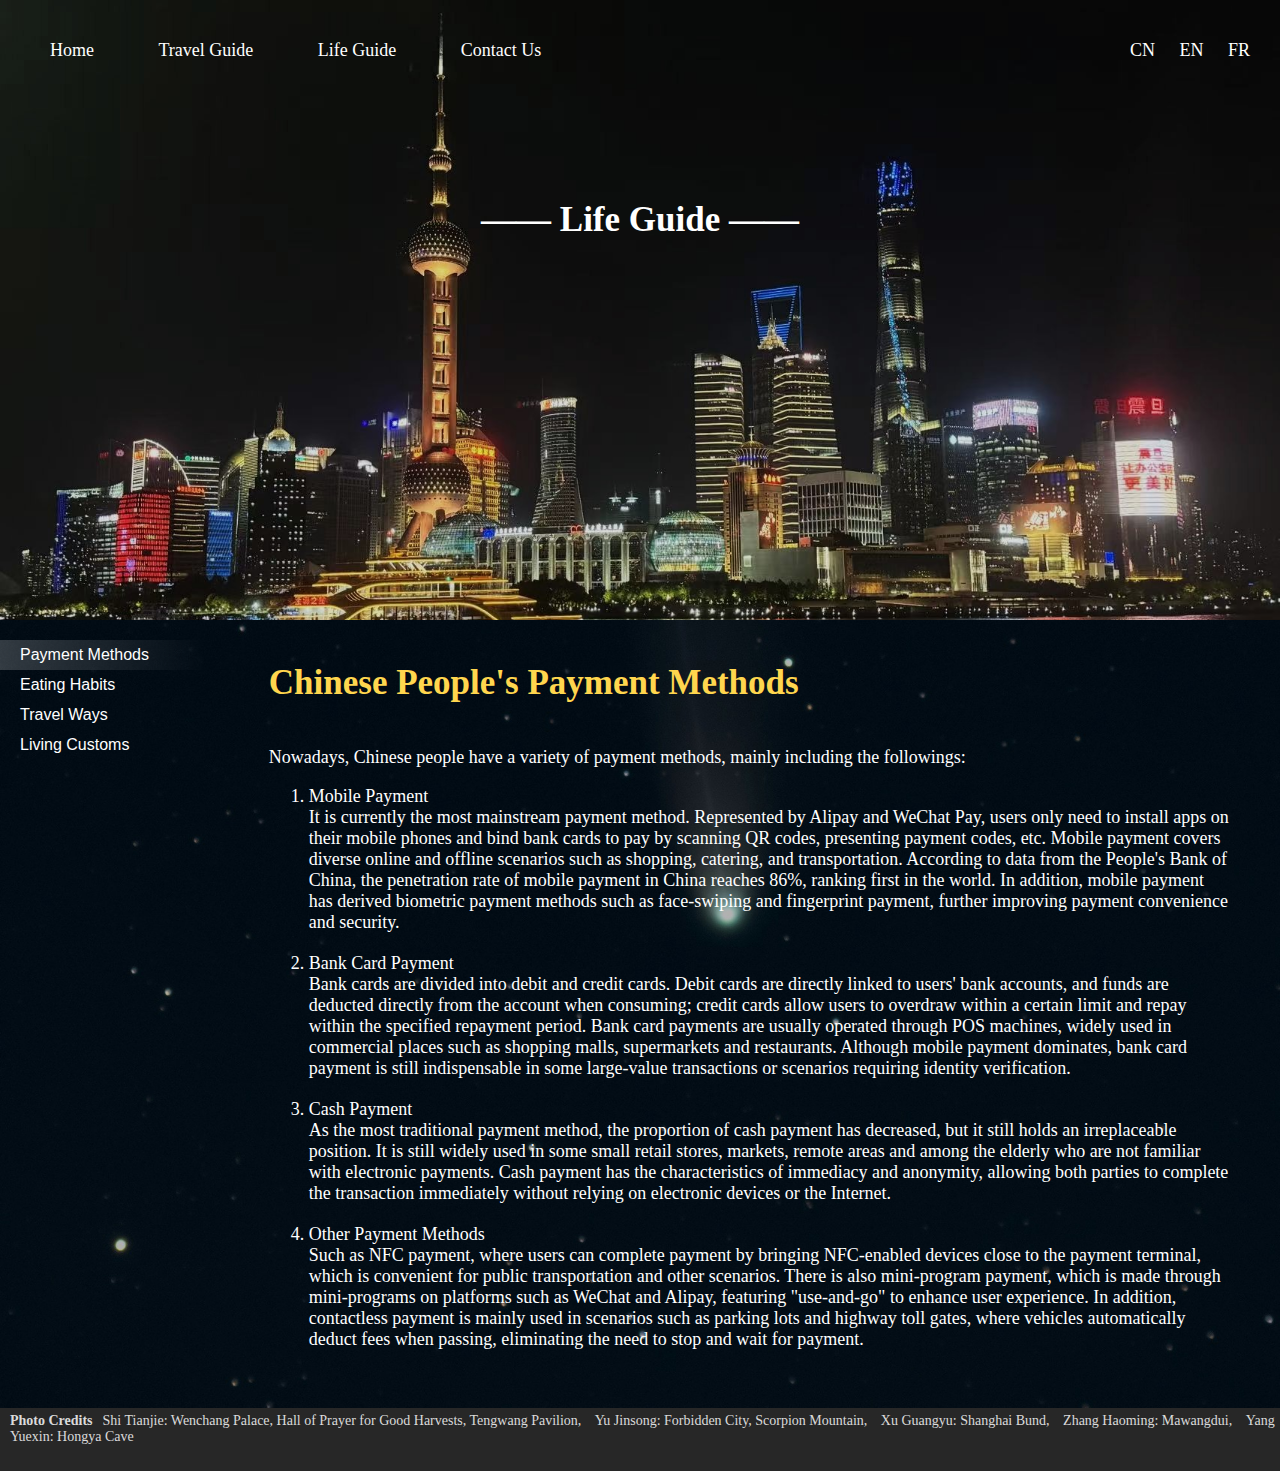
<file: life_english.html>
<!DOCTYPE html>
<html lang="en">

<head>
    <meta charset="UTF-8">
    <meta name="viewport" content="width=device-width, initial-scale=1.0">
    <title>Life Guide</title>
    <link rel="stylesheet" href="style.css">
</head>

<body>
    <div class="top" style="background-image: url(images/life.jpg);">
        <header>
            <nav>
                <a href="index_english.html">Home</a>
                <a href="travel_english.html">Travel Guide</a>
                <a href="life_english.html">Life Guide</a>
                <a href="contact_english.html">Contact Us</a>
            </nav>
            <div class="lang">
                <a href="life_chinese.html" class="cn">CN</a>
                <a href="life_english.html" class="en">EN</a>
                <a href="life_french.html" class="fr">FR</a>
            </div>
        </header>
        <h1>—— Life Guide ——</h1>
        <p></p>
    </div>
    <div class="content" style="background-image: url(images/article2.jpg);">
        <div class="choose">
            <button style="font-size: 16px;" class="living-button active" data-target="#payment">Payment Methods</button>
            <button style="font-size: 16px;" class="living-button" data-target="#diet">Eating Habits</button>
            <button style="font-size: 16px;" class="living-button" data-target="#travel_ways">Travel Ways</button>
            <button style="font-size: 16px;" class="living-button" data-target="#customs">Living Customs</button>
        </div>
        <article>
            <div id="payment" class="living-intro active">
                <h1>Chinese People's Payment Methods</h1>
                <p>Nowadays, Chinese people have a variety of payment methods, mainly including the followings:</p>
                <ol>
                    <li>
                        Mobile Payment<br />
                        It is currently the most mainstream payment method. Represented by Alipay and WeChat Pay, users
                        only need to install apps on their mobile phones and bind bank cards to pay by scanning QR
                        codes, presenting payment codes, etc. Mobile payment covers diverse online and offline scenarios
                        such as shopping, catering, and transportation. According to data from the People's Bank of
                        China, the penetration rate of mobile payment in China reaches 86%, ranking first in the world.
                        In addition, mobile payment has derived biometric payment methods such as face-swiping and
                        fingerprint payment, further improving payment convenience and security.
                    </li>
                    <li>
                        Bank Card Payment<br />
                        Bank cards are divided into debit and credit cards. Debit cards are directly linked to users'
                        bank accounts, and funds are deducted directly from the account when consuming; credit cards
                        allow users to overdraw within a certain limit and repay within the specified repayment period.
                        Bank card payments are usually operated through POS machines, widely used in commercial places
                        such as shopping malls, supermarkets and restaurants. Although mobile payment dominates, bank
                        card payment is still indispensable in some large-value transactions or scenarios requiring
                        identity verification.
                    </li>
                    <li>
                        Cash Payment<br />
                        As the most traditional payment method, the proportion of cash payment has decreased, but it
                        still holds an irreplaceable position. It is still widely used in some small retail stores,
                        markets, remote areas and among the elderly who are not familiar with electronic payments. Cash
                        payment has the characteristics of immediacy and anonymity, allowing both parties to complete
                        the transaction immediately without relying on electronic devices or the Internet.
                    </li>
                    <li>
                        Other Payment Methods<br />
                        Such as NFC payment, where users can complete payment by bringing NFC-enabled devices close to
                        the payment terminal, which is convenient for public transportation and other scenarios. There
                        is also mini-program payment, which is made through mini-programs on platforms such as WeChat
                        and Alipay, featuring "use-and-go" to enhance user experience. In addition, contactless payment
                        is mainly used in scenarios such as parking lots and highway toll gates, where vehicles
                        automatically deduct fees when passing, eliminating the need to stop and wait for payment.
                    </li>
                </ol>
            </div>
            <div id="diet" class="living-intro">
                <h1>Eating Habits in Different Regions</h1>
                <p>China has a vast territory with significant differences in food flavors. The Eight Great Cuisines
                    (Shandong, Sichuan, Cantonese, Jiangsu, Fujian, Zhejiang, Hunan and Anhui) are the essence of our
                    food culture. Below is an introduction to provinces grouped by similar characteristics:</p>
                <h2>（1）Northern China: Wheat-based, Salty and Fresh</h2>
                <p>Northern diets are centered on wheat and grains, with a salty and fresh taste. Some prefer spiciness.
                    Shandong Cuisine, one of the Eight Great Cuisines, originated here and is the oldest cuisine with
                    the richest cooking techniques.</p>
                <h3>The Three Northeastern Provinces (Heilongjiang, Jilin and Liaoning Province)</h3>
                <p>The style is bold and unrestrained, specializing in stewing, boiling, and roasting. The taste is
                    salty and slightly spicy, emphasizing the original flavor of ingredients.</p>
                <p><strong>Staples:</strong> Corn, sorghum rice, wheat products (such as big steamed buns);</p>
                <p><strong>Representative dishes:</strong> Braised pork with vermicelli (vermicelli absorbs soup and is
                    soft and glutinous), stewed chicken with mushrooms (rich soup and fresh taste), sweet and sour pork
                    fillet (crispy outside and tender inside, sweet and sour flavor);</p>
                <p><strong>Characteristics:</strong> Rely on sauerkraut and pickled vegetables (such as sauerkraut pork
                    pot) in winter, and retain the habit of eating raw dipping sauce dishes.</p>
                <h3>North China (Beijing, Tianjin, Hebei and Shandong Province)</h3>
                <p>The diet is inclusive. Shandong Cuisine (centered in Shandong Province) is the core, emphasizing
                    "exquisite food", with a salty and fresh taste, and good at using soup to enhance freshness. It is
                    divided into Jinan, Jiaodong and Confucian Mansion Cuisine.</p>
                <p><strong>Common traits:</strong> Prefer wheat products and poultry meat, and pay attention to cooking
                    skills;</p>
                <p><strong>Representatives:</strong></p>
                <ul>
                    <li>Beijing/Tianjin/Hebei Province: Peking Duck (crispy skin and tender meat), Tianjin jianbing
                        guozi (a traditional breakfast pancake snack, salty and fragrant), Hebei donkey burger (crispy
                        outside and soft inside);</li>
                    <li>Shandong Cuisine: Braised intestines in brown sauce (five flavors combined), braised sea
                        cucumber with scallions (salty and fresh), Confucian Mansion Pot (rich flavors).</li>
                </ul>
                <h3>Five Northwestern Provinces (Shaanxi, Gansu, Ningxia Hui Autonomous Region, Qinghai, Xinjiang Uygur
                    Autonomous Region)</h3>
                <p>Animal husbandry is developed, with beef, mutton, and wheat products as the main food. The taste is
                    salty and fresh, supplemented by spices such as cumin and chili, with a strong flavor.</p>
                <p><strong>Common traits:</strong> Good at making wheat products and hand-grabbed mutton, and prefer
                    roasting and boiling;</p>
                <p><strong>Representatives:</strong> Shaanxi spicy oil noodles (spicy and chewy), Lanzhou noodles (fresh
                    soup and smooth), Xinjiang grilled lamb skewers (charred outside and tender inside), Qinghai old
                    yogurt (sour and sweet).</p>
                <h2>（2）Qinghai-Tibet Plateau Region: Plateau Characteristics, Salty and Spicy</h2>
                <p>The Qinghai-Tibet region (mainly Tibet Autonomous Region and southern Qinghai Province) has a
                    high-altitude and low-temperature geographical climate. The diet is centered on storable and
                    high-calorie ingredients, with a salty, slightly spicy and fragrant taste, combining nomadic and
                    agricultural dietary characteristics.</p>
                <p><strong>Staples:</strong> Tsampa (roasted highland barley ground into powder, mixed with butter tea
                    or highland barley wine into a paste and eaten by pinching) and highland barley flour are the main
                    staples, paired with beef and mutton to provide calories;</p>
                <p><strong>Characteristic ingredients:</strong> Beef and mutton (cold-tolerant livestock with firm
                    meat), butter (extracted from milk, rich in fat, used to make butter tea and butter cakes), highland
                    barley (a unique plateau crop that is drought-tolerant, made into highland barley wine and highland
                    barley cakes);</p>
                <p><strong>Representative delicacies:</strong></p>
                <ul>
                    <li>Butter tea (boiled with butter, brick tea, and salt, salty and fragrant, dispels cold and
                        relieves greasiness, a daily essential drink);</li>
                    <li>Hand-grabbed mutton (fresh mutton boiled in clear water, dipped in salt or chili powder, tender
                        meat without mutton smell);</li>
                    <li>Highland barley wine (fermented from highland barley, low alcohol content, sweet and sour, a
                        good gift for festivals and guests);</li>
                </ul>
                <p><strong>Cultural characteristics:</strong> Influenced by religious culture, there are dietary taboos
                    in some areas (e.g. some Tibetans do not eat fish). The diet focuses on practicality and warmth,
                    with cooking methods mainly boiling and roasting, and few complex seasonings.</p>
                <h2>(3)Southern China: Rice-based, Diverse Tastes</h2>
                <p>Rice is dominant as the staple food, with tastes ranging from light to sour and spicy. Seven of the
                    Eight Great Cuisines (Sichuan, Cantonese, Jiangsu, Fujian, Zhejiang, Hunan and Anhui Cuisine) are
                    concentrated here.</p>
                <h3>Middle and Lower Reaches of the Yangtze River (Hubei, Hunan, Jiangxi, Anhui, Jiangsu and Zhejiang
                    Province)</h3>
                <p>There are great differences in diet, including sour and spicy (Hunan and Jiangxi Province), light
                    (Jiangsu and Zhejiang Province), and heavy oil and color (Anhui Province). Four major
                    cuisines—Hunan, Anhui, Jiangsu and Zhejiang Cuisine are located here.</p>
                <p><strong>Group introduction:</strong></p>
                <ul>
                    <li>Hunan Province/Jiangxi Province: Sour and spicy taste. Hunan Cuisine (steamed fish head with
                        chopped chili, stir-fried beef with chili) is sour, fresh and spicy, while Jiangxi Cuisine (clay
                        pot soup, stir-fried minced pork with sour cowpea) has a more prominent sour taste;</li>
                    <li>Jiangsu Province/Zhejiang Province: Light, sweet and fresh taste. Jiangsu Cuisine (salted duck,
                        stewed lion's head in clear soup) is fresh, smooth and tender, while Zhejiang Cuisine (West Lake
                        vinegar fish, Longjing shrimp) takes freshness as the soul;</li>
                    <li>Anhui Province: Anhui Cuisine is rich in oil and requires high cooking heat. Representatives
                        include stinky mandarin fish (rich and fragrant) and Yipin Pot (mixed soup).</li>
                </ul>
                <h3>Southeast China (Fujian, Guangdong, Hainan Province and Guangxi Zhuang Autonomous Region)</h3>
                <p>Soup liked, with a light taste (Fujian and Guangdong Province) or sour and spicy taste (Guangxi
                    Zhuang Autonomous Region). Fujian and Cantonese Cuisine are the core cuisines.</p>
                <p><strong>Group introduction:</strong></p>
                <ul>
                    <li>Fujian Province/Guangdong Province: Emphasize the original flavor of ingredients. Fujian Cuisine
                        (Buddha Jumps Over the Wall, satay noodles) has rich and mellow soup, while Cantonese Cuisine
                        (white-cut chicken, old fire soup) is fresh, smooth and tender;</li>
                    <li>Guangxi Zhuang Autonomous Region/Hainan Province: Guangxi Cuisine is sour and spicy (Liuzhou
                        river snails rice noodles, sour soup fish), while Hainan Cuisine is light (Wenchang chicken,
                        coconut chicken), highlighting the fresh flavor of tropical ingredients.</li>
                </ul>
                <h3>Southwest China (Sichuan, Chongqing, Guizhou and Yunnan Province)</h3>
                <p>"Spiciness" is the core, with different styles (numbing and spicy, sour and spicy). Sichuan Cuisine
                    is the core cuisine with the widest audience.</p>
                <p><strong>Common traits:</strong> Spiciness liked, good at using spices, and staples are rice and wheat
                    products;</p>
                <p><strong>Representatives:</strong></p>
                <ul>
                    <li>Sichuan Province/Chongqing: Sichuan Cuisine is numbing, spicy and fresh (Mapo Tofu, twice-cooked
                        pork), and Chongqing hot pot is rich in butter and spicy;</li>
                    <li>Guizhou Province/Yunnan Province: Guizhou Cuisine is sour and spicy (sour soup fish), while
                        Yunnan Cuisine has diverse tastes (cross-bridge rice noodles, Dai-style sour and spicy dishes).
                    </li>
                </ul>
            </div>

            <div id="travel_ways" class="living-intro">
                <h1>Chinese People's Travel Ways</h1>
                <p>China's travel methods have formed a diversified system covering short, medium and long distances,
                    mainly including railway, road (including self-driving and passenger transport), civil aviation,
                    waterway and urban public transportation. Precautions for different methods need to be prepared in
                    advance according to their characteristics.</p>
                <h2>(1) Railway Travel (including high-speed rail(HSR) and conventional trains)</h2>
                <p><strong>Core Characteristics:</strong> Wide coverage, high cost performance for medium and
                    long-distance travel. The on-time rate of HSR exceeds 99%, and conventional trains have lower fares.
                    Suitable for distances of 100-2000 kilometers, such as inter-provincial commuting and travel, and
                    can directly reach most prefecture-level cities and key counties.</p>
                <p><strong>Precautions:</strong></p>
                <ul>
                    <li><strong>Ticketing and Documents:</strong> Purchase tickets through the official 12306 platform
                        (https://www.12306.cn/index/). Passengers must carry original ID cards (or electronic ID cards,
                        household registration books and other valid documents) when traveling. Children with a height
                        of 1.2-1.5 meters need to buy children's tickets, and those under 1.2 meters are free of charge.
                    </li>
                    <li><strong>Time Management:</strong> Check-in for HSR closes 5 minutes before departure, and for
                        conventional trains usually 10-15 minutes in advance. It is recommended to arrive at the station
                        30 minutes early to avoid delays due to security checks and finding platforms.</li>
                    <li><strong>Luggage Norms:</strong> Each person can carry luggage for free with a weight not
                        exceeding 20 kilograms (HSR) and 25 kilograms (conventional trains), and the total length, width
                        and height not exceeding 130 centimeters. Carrying flammable and explosive items (such as
                        alcohol, more than 2 lighters) is prohibited.</li>
                    <li><strong>Travel Etiquette:</strong> There are 5 seats in a row in the second-class seat of HSR;
                        avoid occupying the armrest of the adjacent seat. Travel quietly, lower the volume when
                        answering calls, and avoid noise after 22:00 at night.</li>
                </ul>
                <h2>Road Travel (including self-driving, intercity buses, taxis/ride-hailing cars)</h2>
                <h3>Self-driving Travel</h3>
                <p><strong>Core Characteristics:</strong> High flexibility, allowing route adjustments at any time.
                    Suitable for short-distance travel, family trips or remote areas (without railway/civil aviation
                    coverage). The national expressway network has realized "every county is connected by expressways".
                </p>
                <p><strong>Precautions:</strong></p>
                <ul>
                    <li><strong>Vehicle Inspection:</strong> Before departure, check tires (tire pressure, wear),
                        brakes, fuel volume and antifreeze. For long distances, it is recommended to carry a spare tire,
                        jack and emergency power supply.</li>
                    <li><strong>Route Planning:</strong> Use navigation software (such as Amap, Baidu Maps) to plan
                        routes in advance and avoid construction sections. Pay attention to speed limits on expressways
                        (usually 100-120 kilometers per hour), and rest for more than 20 minutes after continuous
                        driving for 4 hours (to avoid fatigue driving).</li>
                    <li><strong>Fees and Rules:</strong> Expressway fees are charged by mileage (about 0.4-0.6 yuan per
                        kilometer). Small cars with 7 seats or less are free of charge during legal holidays (Spring
                        Festival, National Day, etc.). Abide by traffic rules, do not occupy emergency lanes, and slow
                        down and change lanes in advance before expressway exits.</li>
                    <li><strong>Emergency Handling:</strong> In case of vehicle breakdown, move the vehicle to the
                        emergency lane, turn on double flashers, place a triangular warning sign (more than 150 meters
                        away from the vehicle on expressways), and call the 12122 expressway rescue number.</li>
                </ul>
                <h3>2. Intercity Buses (including urban-rural shuttles)</h3>
                <p><strong>Core Characteristics:</strong> Connect cities with villages and small and medium-sized towns.
                    The fare is lower than that of HSR, suitable for medium and short-distance travel in areas without
                    railway coverage (usually 100-500 kilometers).</p>
                <p><strong>Precautions:</strong></p>
                <ul>
                    <li><strong>Ticketing Channels:</strong> Purchase tickets through station ticket windows or official
                        apps (such as "Ctrip Bus Tickets", "Bus Steward"). Avoid buying tickets from roadside "illegal
                        taxis" to prevent fraud.</li>
                    <li><strong>Travel Safety:</strong> Fasten seat belts throughout the journey and do not walk around
                        randomly when the bus is moving. Carrying pets (except guide dogs) and oversized luggage
                        (usually limited to 10 kilograms and volume not exceeding 0.02 cubic meters) is prohibited.</li>
                    <li><strong>Confirmation Before Alighting:</strong> Pack luggage in advance before arriving at the
                        station, and check under the seat and luggage rack when getting off to avoid missing items.
                        Urban-rural shuttles may stop at any time; inform the driver of the alighting location in
                        advance.</li>
                </ul>
                <h3>3. Taxis/Ride-hailing Cars</h3>
                <p><strong>Core Characteristics:</strong> Provide "door-to-door" service, suitable for short-distance
                    travel in cities (usually 5-20 kilometers) or transfer between airports/stations. Ride-hailing cars
                    can be booked in advance through apps with transparent prices.</p>
                <p><strong>Precautions:</strong></p>
                <ul>
                    <li><strong>Regular Travel:</strong> Choose taxis with complete roof lights and taximeters, and
                        avoid taking "illegal taxis" without signs. For ride-hailing cars, confirm that the license
                        plate and model are consistent with those displayed on the app, and share the trip with
                        relatives and friends after boarding.</li>
                    <li><strong>Fee Confirmation:</strong> Request taxis to use meters for billing and ask for invoices
                        before getting off (for rights protection). For ride-hailing cars, pay attention to the usage
                        rules of platform coupons to avoid excessive price surges during peak hours (morning and evening
                        rush hours, holidays).</li>
                    <li><strong>Luggage Storage:</strong> Check personal items such as mobile phones and backpacks
                        before getting off, especially in the back seat and door storage compartments. If items are
                        lost, contact the transportation management department (such as the local taxi company) for
                        taxis, and contact the driver through the app for ride-hailing cars.</li>
                </ul>
                <h2>(3) Civil Aviation Travel (Planes)</h2>
                <p><strong>Core Characteristics:</strong> The fastest speed, suitable for long-distance inter-regional
                    travel (usually more than 2000 kilometers), such as inter-provincial tourism and business trips.
                    There are more than 250 navigable airports nationwide, covering major cities.</p>
                <p><strong>Precautions:</strong></p>
                <ul>
                    <li><strong>Ticketing and Documents:</strong> Purchase tickets through airline official websites or
                        OTA platforms (such as Ctrip, Fliggy), and fill in accurate names and ID numbers (passports are
                        required for international flights). Children (2-12 years old) need to buy children's tickets,
                        and infants (under 2 years old) need to buy infant tickets (10% of the adult ticket price).</li>
                    <li><strong>Time Management:</strong> It is recommended to arrive at the airport 2 hours in advance
                        for domestic flights and 3 hours in advance for international flights to reserve time for
                        check-in and security checks. Check-in for flights closes 45 minutes before departure, and
                        boarding gates close 15 minutes before departure.</li>
                    <li><strong>Luggage Regulations:</strong> The volume of carry-on luggage shall not exceed 20×40×55
                        centimeters, and the weight shall not exceed 5 kilograms (economy class). Carrying liquids
                        (single bottle exceeding 100 milliliters) and knives (blade exceeding 6 centimeters) is
                        prohibited. The free checked luggage allowance for economy class is usually 20 kilograms;
                        additional fees are required for overweight luggage (about 15-20 yuan per kilogram), and lithium
                        batteries (such as power banks) are prohibited from being checked.</li>
                    <li><strong>Boarding Preparation:</strong> Remove watches, mobile phones and keys during security
                        checks and put them in the security basket. After boarding, take seats according to seat
                        numbers, straighten the seat back (during takeoff and landing), and turn on the flight mode of
                        electronic devices (some flights support the use of mobile phones throughout the journey).</li>
                </ul>
                <h2>(4) Waterway Travel (including ferries, inland river cruise ships)</h2>
                <p><strong>Core Characteristics:</strong> Mainly for short-distance transfer and tourist sightseeing,
                    such as Qiongzhou Strait ferries (Hainan-Guangdong), Yangtze River cruise ships, and coastal island
                    routes. It has large transportation capacity and low cost, suitable for traveling with vehicles or
                    leisure.</p>
                <p><strong>Precautions:</strong></p>
                <ul>
                    <li><strong>Ticketing and Schedules:</strong> Purchase tickets through port official websites or
                        ticket windows. For ferries, confirm the schedule in advance (such as Qiongzhou Strait ferries
                        have multiple shifts every day, and tickets need to be purchased 1-2 days in advance during peak
                        seasons), and register vehicle information (passengers traveling with self-driving vehicles need
                        to be bound with vehicle tickets).</li>
                    <li><strong>Safety Norms:</strong> Follow the instructions of the staff after boarding to find the
                        designated seats or cabins. Chasing and playing around the deck edge is prohibited, and do not
                        touch life-saving equipment randomly. If encountering wind and waves during navigation, return
                        to the seat and fasten the seat belt (some cruise ships are equipped with seat belts).</li>
                    <li><strong>Luggage Storage:</strong> For vehicle ferries, lock the car doors and carry valuables
                        with you instead of leaving them in the car. For cruise ship travel, avoid placing personal
                        items near windows to prevent them from falling due to wind and waves.</li>
                    <li><strong>Health Tips:</strong> Motion sickness sufferers need to take motion sickness medicine
                        (such as Chengyunning) in advance, choose seats in the middle and front of the ship (with less
                        jolting), and properly ventilate and look far away during navigation to relieve discomfort.</li>
                </ul>
                <h2>Urban Public Transportation (including buses, subways, shared bikes)</h2>
                <p><strong>Core Characteristics:</strong> The main force for daily travel in cities, with high cost
                    performance and low carbon environmental protection. It covers major business districts, residential
                    areas and transportation hubs in cities. Subways have a high on-time rate, and buses have a wide
                    coverage.</p>
                <p><strong>Precautions:</strong></p>
                <ul>
                    <li><strong>Bus Travel:</strong> Use apps such as "Che Laile" to query real-time arrival information
                        to avoid long waits. Swipe a bus card or scan a code (such as Alipay "bus code") when boarding,
                        get on at the front door and get off at the back door. Elderly passengers and pregnant women
                        need to stand firm and hold on tight to avoid falling due to sudden braking.</li>
                    <li><strong>Subway Travel:</strong> Security checks are required when entering the station; carrying
                        flammable, explosive and controlled knives is prohibited. Queue up for the train according to
                        the indicator arrows, and let passengers get off first before boarding. Eating, drinking and
                        playing sounds aloud in the train are prohibited; walk to the door in advance before getting off
                        (to avoid missing the station).</li>
                    <li><strong>Shared Bikes:</strong> Check whether the bike's brakes and tires are in good condition
                        before scanning the code to avoid riding faulty bikes. Park according to regulations (in
                        non-motor vehicle parking areas) and do not occupy blind paths or sidewalks. Abide by traffic
                        rules when riding, do not reverse or run red lights, and pay attention to avoiding pedestrians.
                    </li>
                </ul>
                <p>You can check the China Highway and Railway Network Map (http://cnrail.geogv.org/zhcn/about) to learn
                    about China's highway and railway conditions.</p>
            </div>

            <div id="customs" class="living-intro">
                <h1>Chinese People's Living Customs</h1>
                <p>China has a vast territory, and the customs and cultures in different regions are influenced by
                    factors such as history, geography and ethnicity, showing distinct diversity. It is impossible to
                    exhaust all details in a short space. Below, we will refine the most representative living customs,
                    preferences and taboos of each region according to seven major regions-Northeast China, North China,
                    East China, Central China, South China, Southwest China and Northwest China-to provide you with an
                    overview reference.</p>
                <h2>(1) Northeast China (Heilongjiang, Jilin, Liaoning, eastern Inner Mongolia)</h2>
                <h3>1. Living Customs:</h3>
                <ul>
                    <li>The winter is cold and long, forming the tradition of "staying indoors during winter". Outdoor
                        activities in winter are mainly ice and snow projects, such as skiing, ice lantern garden
                        parties, and ice top spinning.</li>
                    <li>Prefer "big pot dishes" in diet, emphasizing large portions and strong tastes. Stewed dishes are
                        the core, such as stewed chicken with mushrooms, braised pork with vermicelli, and iron pot
                        stewed goose.</li>
                    <li>Pay attention to "hospitality" in social interactions. When receiving guests, they will take the
                        initiative to add dishes and urge them to drink. They like to liven up the atmosphere with
                        humorous "chatting" during meals and attach importance to human relationships.</li>
                </ul>
                <h3>2. Preferences and Taboos:</h3>
                <ul>
                    <li>Prefer lively atmospheres. During festivals or family gatherings, they like group dinners and
                        collective entertainment, such as Yangko dancing and playing poker (such as "Fight the
                        Landlord", "Upgrade").</li>
                    <li>Taboo letting guests stay outdoors for a long time in winter, thinking that "freezing guests" is
                        impolite; taboo giving gifts with odd numbers, especially 1, 3 and other numbers.</li>
                </ul>
                <h2>(2) North China (Beijing, Tianjin, Hebei, Shanxi, western and central Inner Mongolia)</h2>
                <h3>1. Living Customs:</h3>
                <ul>
                    <li>As famous historical and cultural cities, Beijing and Tianjin retain many traditional folk
                        customs, such as Beijing's hutong culture, Tianjin's cross-talk and clapper talk. Daily
                        communication has distinct dialect characteristics (such as the "erhua" sound in Beijing dialect
                        and the "funny sense" in Tianjin dialect).</li>
                    <li>In diet, Beijing prefers "Beijing-style snacks" (such as fried sauce noodles, soybean milk with
                        fried dough rings), Tianjin is famous for its "breakfast culture" (such as jianbing guozi,
                        Goubuli steamed buns), and Shanxi is "inseparable from noodles"—knife-cut noodles, ticked
                        noodles and torn noodles are daily staples.</li>
                    <li>Some areas in Hebei and Shanxi retain traditional festival customs, such as pasting Spring
                        Festival couplets and hanging lanterns during the Spring Festival, guessing lantern riddles and
                        celebrating with lanterns during the Lantern Festival. Southern Shanxi also holds "shehuo"
                        performances (such as dragon and lion dances, stilt walking).</li>
                </ul>
                <h3>2. Preferences and Taboos:</h3>
                <ul>
                    <li>Prefer "sincerity", and emphasize "speaking the truth" in dealing with people, not liking to
                        beat around the bush; taboo too light or too spicy tastes in diet, pursuing "moderate salty and
                        fragrant".</li>
                    <li>Tianjin people taboo adding non-traditional ingredients such as "lettuce and spicy strips" to
                        jianbing guozi, thinking it "destroys the authentic taste"; some areas in Shanxi taboo "knocking
                        bowls" while eating, thinking it is like beggars begging.</li>
                </ul>
                <h2>(3) East China (Shanghai, Jiangsu, Zhejiang, Anhui, Fujian, Jiangxi, Shandong)</h2>
                <h3>1. Living Customs:</h3>
                <ul>
                    <li>The Jiangnan region (Jiangsu, Zhejiang, Shanghai) emphasizes "exquisiteness" with a relatively
                        slow pace of life. The diet is mainly "light and fresh", and good at cooking river and seafood,
                        such as Suzhou's squirrel mandarin fish, Hangzhou's West Lake vinegar fish, and Shanghai's local
                        cuisine (braised pork in brown sauce, sizzling eel paste).</li>
                    <li>Influenced by marine culture, Fujian takes "seafood" as the core of its diet and has a tradition
                        of "drinking tea". Minnan's Kung Fu tea and Fuzhou's jasmine tea are daily necessities. It also
                        retains the custom of "worshipping gods and ancestors", and prepares offerings (such as zongzi,
                        mooncakes) to worship ancestors during festivals.</li>
                    <li>As the "hometown of Confucius and Mencius", Shandong attaches importance to "etiquette". The
                        table culture emphasizes "respect for elders and juniors"—elders take the first bite, and
                        juniors need to raise their glasses to toast elders. Prefer "Shandong Cuisine" in diet, such as
                        braised intestines in brown sauce and braised sea cucumber with scallions, with a salty and
                        fresh taste.</li>
                    <li>Anhui and Jiangxi have many mountains and hills, and their diets are "strong-tasting", good at
                        preserving ingredients by pickling and curing, such as Anhui's stinky mandarin fish and
                        Jiangxi's stir-fried pork with cured meat. They like to eat spicy food daily.</li>
                </ul>
                <h3>2. Preferences and Taboos:</h3>
                <ul>
                    <li>The Jiangnan region taboos "waste". Although they pay attention to rich dishes when treating
                        guests, they do not advocate too many leftovers; the Minnan region of Fujian taboos the number
                        "4" (homophonic to "death"), and usually avoids this number in phone numbers and floor numbers.
                    </li>
                    <li>Shandong taboos "sticking chopsticks upright in rice" while eating, thinking it is like
                        sacrificing to the deceased; some areas in Jiangxi taboo "patting the stomach after meals",
                        thinking it is disrespectful to the host's cooking skills.</li>
                </ul>
                <h2>(4) Central China (Henan, Hubei, Hunan)</h2>
                <h3>1. Living Customs:</h3>
                <ul>
                    <li>Henan is the core area of "Central Plains culture" and retains many traditional customs, such as
                        pasting "door gods" during the Spring Festival and hanging "mugwort" during the Dragon Boat
                        Festival. The diet is "both wheat-based and rice-based", and likes to eat salty soup (such as
                        spicy soup) and braised noodles, with a salty and fresh taste.</li>
                    <li>Influenced by "Yangtze River culture", Hubei takes "fish" as an important dietary element, such
                        as Wuhan's Wuchang fish and Jingzhou's fish cake. It also has the tradition of "having morning
                        meal (a Wuhan tradition)", and hot dry noodles, tofu skin and mianwo are classic breakfast
                        combinations.</li>
                    <li>Hunan people "can't live without spicy food". The diet is mainly "spicy and fragrant", such as
                        steamed fish head with chopped chili and stir-fried beef with chili. They like to eat pickled
                        vegetables (such as chopped chili and sour cowpea) daily; pay attention to "straightforwardness"
                        in social interactions, and do things without delay.</li>
                </ul>
                <h3>2. Preferences and Taboos:</h3>
                <ul>
                    <li>Wuhan, Hubei taboos "saying inauspicious words by the river", especially avoiding mentioning
                        words such as "drowning" and "shipwreck"; some areas in Hunan taboo "breaking bowls and dishes
                        during the Spring Festival", and if broken, they need to say "peace every year" to resolve it.
                    </li>
                    <li>Henan taboos "sweeping the floor and taking out garbage during the Spring Festival", thinking it
                        will "sweep away wealth"; in diet, Hubei taboos "eating hot dry noodles without sesame paste",
                        and Hunan taboos "eating only fish meat but not chopped chili when eating steamed fish head with
                        chopped chili", thinking it is not knowing how to eat.</li>
                </ul>
                <h2>(5) South China (Guangdong, Guangxi, Hainan, Hong Kong, Macao)</h2>
                <h3>1. Living Customs:</h3>
                <ul>
                    <li>Guangdong (including Hong Kong and Macao) has a rich food culture, emphasizing "fresh
                        ingredients". "Cantonese Cuisine" is characterized by "lightness and original flavor", such as
                        white-cut chicken and steamed fish. It also has the core custom of "having morning tea"—there
                        are various morning tea dim sums (shrimp dumplings, siu mai, barbecued pork buns), which is an
                        important social scene.</li>
                    <li>Guangxi is a multi-ethnic settlement (Zhuang, Han, Yao, etc.). The Zhuang people have the "March
                        3rd" Song Festival, where people sing, dance and eat five-color glutinous rice. The diet prefers
                        "sour and spicy", such as Liuzhou river snails rice noodles and Nanning old friend noodles, and
                        likes to eat noodles as staples.</li>
                    <li>Influenced by the tropical climate, Hainan's diet is mainly "seafood and tropical fruits", such
                        as Wenchang chicken and Hele crab. It likes to drink coconut water and eat Qingbuliang daily;
                        during festivals, it holds the "Junpo Festival" with activities such as god parades and lion
                        dances.</li>
                </ul>
                <h3>2. Preferences and Taboos:</h3>
                <ul>
                    <li>Guangdong people taboo "turning over fish while eating", especially in fisherman's families,
                        thinking that "turning over fish" implies "shipwreck"; Hong Kong and Macao taboo the number
                        "13", considering it an unlucky number influenced by Western culture.</li>
                    <li>Some areas in Guangxi taboo "pointing at others while singing" (during the March 3rd Song
                        Festival), thinking it is disrespectful; Hainan taboos "speaking swear words under coconut
                        trees", thinking it will offend the "coconut god".</li>
                </ul>
                <h2>(6) Southwest China (Sichuan, Chongqing, Yunnan, Guizhou, Tibet)</h2>
                <h3>1. Living Customs:</h3>
                <ul>
                    <li>Sichuan and Chongqing's diet is centered on "numbing and spicy". Hot pot is an important carrier
                        of daily social interactions, such as Chongqing old hot pot and Sichuan clear oil hot pot. They
                        also like to eat "snacks", such as Chengdu's Dan Dan noodles and Chongqing's sour and spicy
                        noodles. The pace of life is relatively "leisurely", and they like to "drink tea and play
                        mahjong" to relax.</li>
                    <li>Yunnan is a multi-ethnic settlement (Yi, Bai, Dai, etc.), with great differences in customs
                        among various ethnic groups. For example, the Dai people's Water Splashing Festival (mid-April,
                        splashing water to pray for blessings) and the Yi people's Torch Festival (24th of June,
                        lighting torches to drive away evil spirits). The diet prefers "sour, spicy and fresh", such as
                        cross-bridge rice noodles and steam pot chicken, and is good at using wild mushrooms and wild
                        vegetables in cooking.</li>
                    <li>Guizhou's diet emphasizes "both sour and spicy", such as sour soup fish and silk dolls, and has
                        a tradition of "drinking alcohol". When receiving guests, it will use "door-blocking wine" (a
                        Miao custom) to welcome them; some areas retain "stilted building" architecture to adapt to
                        mountainous terrain.</li>
                    <li>Influenced by Tibetan culture, Tibet's daily diet is mainly "tsampa, butter tea and yak meat".
                        It respects "religious customs"—remove hats and do not take photos when entering temples, and
                        perform the "hada presentation" ceremony when meeting to express respect.</li>
                </ul>
                <h3>2. Preferences and Taboos:</h3>
                <ul>
                    <li>Sichuan and Chongqing taboo "rummaging through dishes while eating hot pot", thinking it is
                        "stirring up the river and sea" and impolite; the Dai people in Yunnan taboo "splashing cold
                        water during the Water Splashing Festival", thinking it will bring bad luck.</li>
                    <li>Tibet taboos "touching others' heads", thinking it is disrespectful; the Miao people in Guizhou
                        taboo "stepping on others' feet", thinking it will affect the relationship between both parties.
                    </li>
                </ul>
                <h2>(7) Northwest China (Shaanxi, Gansu, Qinghai, Ningxia, Xinjiang)</h2>
                <h3>1. Living Customs:</h3>
                <ul>
                    <li>Shaanxi is the core area of "Guanzhong culture", retaining traditional arts such as "Qin Opera"
                        and "shadow puppetry". The diet is mainly "wheat products", such as Xi'an's mutton paomo and
                        Qishan saozi noodles. It also has the tradition of "breaking steamed buns for paomo"—the steamed
                        buns should be broken into small and uniform pieces.</li>
                    <li>Gansu and Qinghai have many mountains and plateaus, and their diets are "bold and unrestrained".
                        They like to eat "beef and mutton", such as Lanzhou hand-pulled noodles and Qinghai's
                        hand-grabbed mutton, and have the habit of "drinking milk tea" (salty milk tea). They usually
                        use "big bowls" to hold rice to show hospitality.</li>
                    <li>Ningxia is a Hui settlement. The diet follows "Halal" customs, prohibiting pork and dog meat. It
                        likes to eat "beef and mutton snacks", such as hand-grabbed mutton and sheep offal. During
                        festivals, it celebrates "Eid al-Fitr" (celebration after a month of fasting) with family
                        gatherings.</li>
                    <li>Xinjiang is a multi-ethnic settlement (Uygur, Han, Kazakh, etc.). The Uygur people have
                        characteristic diets such as "roasted buns, pilaf and grilled lamb skewers", and like to "dance"
                        (such as Mazhap). During festivals, they hold "Eid al-Adha" (sacrificing animals to pray for
                        blessings) and visit relatives and friends with gifts.</li>
                </ul>
                <h3>2. Preferences and Taboos:</h3>
                <ul>
                    <li>Shaanxi taboos "stirring too hard with chopsticks when eating mutton paomo", thinking it will
                        destroy the aroma of the soup; the Uygur people in Xinjiang taboo "spitting or blowing nose in
                        front of others", thinking it is uncivilized behavior.</li>
                    <li>The Hui people in Ningxia taboo "talking about pork", and it should be avoided when interacting
                        with Hui friends; some areas in Qinghai taboo saying inauspicious words such as "poor" and
                        "nothing" during the Spring Festival, pursuing "lucky words".</li>
                </ul>
            </div>
        </article>
    </div>
    <footer style="height: 7vh;">
        <h4 style="display: inline;">Photo Credits</h4><span class="name">Shi Tianjie: Wenchang Palace, Hall of Prayer
            for Good Harvests, Tengwang Pavilion, </span><span class="name">Yu Jinsong: Forbidden City, Scorpion
            Mountain, </span><span class="name">Xu Guangyu: Shanghai Bund, </span><span class="name">Zhang Haoming:
            Mawangdui, </span><span class="name">Yang Yuexin: Hongya Cave</span>
    </footer>
    <script>
        // 获取所有的按钮和所有的内容块
        const buttons = document.querySelectorAll('.living-button');
        const contentBlocks = document.querySelectorAll('.living-intro');

        // 遍历每一个按钮，并为它添加点击事件监听器
        buttons.forEach(button => {
            button.addEventListener('click', () => {
                // --- 1. 重置所有元素的状态 ---
                // 移除所有按钮的 'active' 类
                buttons.forEach(btn => btn.classList.remove('active'));
                // 移除所有内容块的 'active' 类 (即隐藏它们)
                contentBlocks.forEach(block => block.classList.remove('active'));

                // --- 2. 激活被点击的元素 ---
                // 为当前被点击的按钮添加 'active' 类
                button.classList.add('active');

                // 获取被点击按钮的 data-target 值 (例如 "#beijing")
                const targetId = button.dataset.target;
                // 使用这个值作为选择器，找到对应的内内容块
                const targetContent = document.querySelector(targetId);

                // 为找到的内容块添加 'active' 类，让它显示出来
                if (targetContent) {
                    targetContent.classList.add('active');
                }
            });
        });

        // 默认显示第一个。
        // 注意：在HTML中，我已经给第一个按钮和第一个内容块手动添加了 active 类，
        // 所以页面加载时默认就会显示北京。这比用JS在加载时点击一次更简单。
    </script>
</body>

</html>
</file>
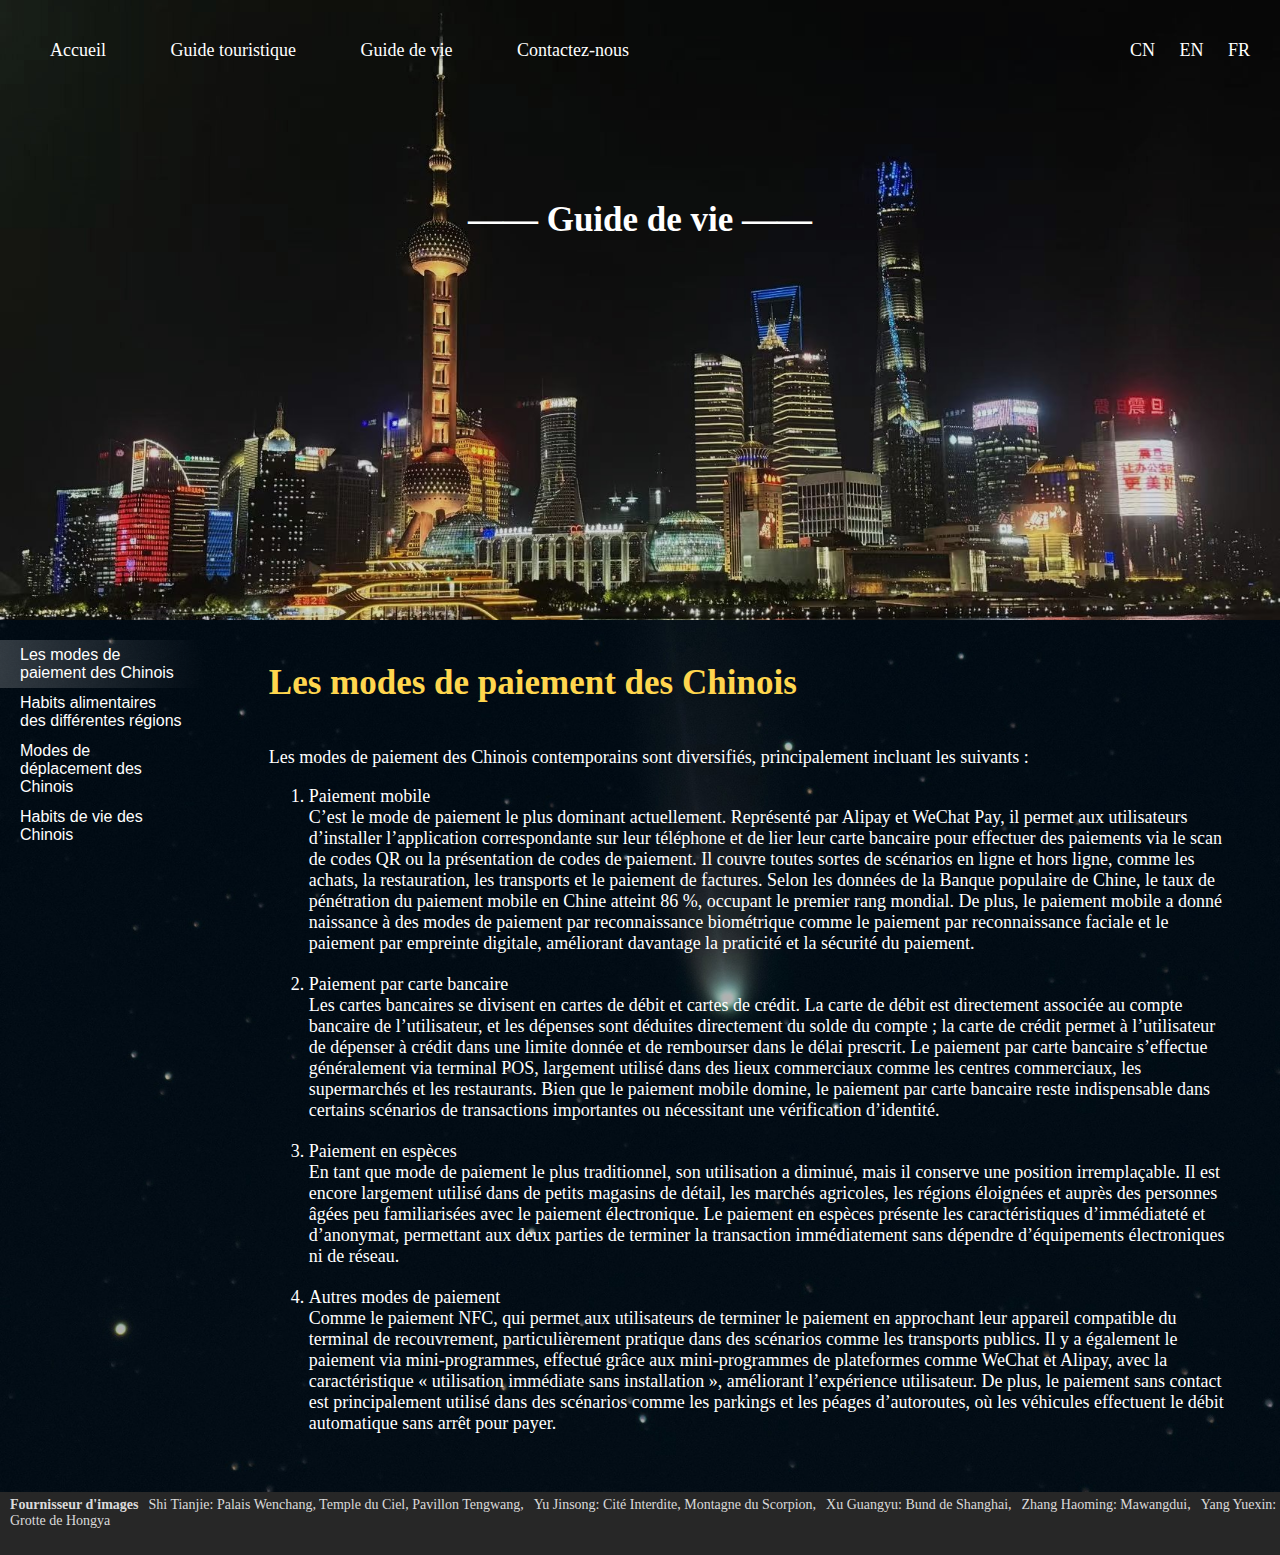
<file: life_french.html>
<!DOCTYPE html>
<html lang="en">

<head>
    <meta charset="UTF-8">
    <meta name="viewport" content="width=device-width, initial-scale=1.0">
    <title>Guide de vie</title>
    <link rel="stylesheet" href="style.css">
</head>

<body>
    <div class="top" style="background-image: url(images/life.jpg);">
        <header>
            <nav>
                <a href="index_french.html">Accueil</a>
                <a href="travel_french.html">Guide touristique</a>
                <a href="life_french.html">Guide de vie</a>
                <a href="contact_french.html">Contactez-nous</a>
            </nav>
            <div class="lang">
                <a href="life_chinese.html" class="cn">CN</a>
                <a href="life_english.html" class="en">EN</a>
                <a href="life_french.html" class="fr">FR</a>
            </div>
        </header>
        <h1>—— Guide de vie ——</h1>
    </div>
    <div class="content" style="background-image: url(images/article2.jpg);">
        <div class="choose">
            <button style="font-size: 16px;" class="living-button active" data-target="#payment">Les modes de paiement des Chinois</button>
            <button style="font-size: 16px;" class="living-button" data-target="#diet">Habits alimentaires des différentes régions</button>
            <button style="font-size: 16px;" class="living-button" data-target="#travel_ways">Modes de déplacement des Chinois</button>
            <button style="font-size: 16px;" class="living-button" data-target="#customs">Habits de vie des Chinois</button>
        </div>
        <article>
            <div id="payment" class="living-intro active">
    <h1>Les modes de paiement des Chinois</h1>
    <p>Les modes de paiement des Chinois contemporains sont diversifiés, principalement incluant les suivants :</p>
    <ol>
        <li>
            Paiement mobile<br />
            C’est le mode de paiement le plus dominant actuellement. Représenté par Alipay et WeChat Pay, il permet aux
            utilisateurs d’installer l’application correspondante sur leur téléphone et de lier leur carte bancaire
            pour effectuer des paiements via le scan de codes QR ou la présentation de codes de paiement. Il couvre
            toutes sortes de scénarios en ligne et hors ligne, comme les achats, la restauration, les transports et le
            paiement de factures. Selon les données de la Banque populaire de Chine, le taux de pénétration du paiement
            mobile en Chine atteint 86 %, occupant le premier rang mondial. De plus, le paiement mobile a donné
            naissance à des modes de paiement par reconnaissance biométrique comme le paiement par reconnaissance
            faciale et le paiement par empreinte digitale, améliorant davantage la praticité et la sécurité du
            paiement.
        </li>
        <li>
            Paiement par carte bancaire<br />
            Les cartes bancaires se divisent en cartes de débit et cartes de crédit. La carte de débit est directement
            associée au compte bancaire de l’utilisateur, et les dépenses sont déduites directement du solde du compte
            ; la carte de crédit permet à l’utilisateur de dépenser à crédit dans une limite donnée et de rembourser
            dans le délai prescrit. Le paiement par carte bancaire s’effectue généralement via terminal POS, largement
            utilisé dans des lieux commerciaux comme les centres commerciaux, les supermarchés et les restaurants. Bien
            que le paiement mobile domine, le paiement par carte bancaire reste indispensable dans certains scénarios
            de transactions importantes ou nécessitant une vérification d’identité.
        </li>
        <li>
            Paiement en espèces<br />
            En tant que mode de paiement le plus traditionnel, son utilisation a diminué, mais il conserve une position
            irremplaçable. Il est encore largement utilisé dans de petits magasins de détail, les marchés agricoles, les
            régions éloignées et auprès des personnes âgées peu familiarisées avec le paiement électronique. Le paiement
            en espèces présente les caractéristiques d’immédiateté et d’anonymat, permettant aux deux parties de
            terminer la transaction immédiatement sans dépendre d’équipements électroniques ni de réseau.
        </li>
        <li>
            Autres modes de paiement<br />
            Comme le paiement NFC, qui permet aux utilisateurs de terminer le paiement en approchant leur appareil
            compatible du terminal de recouvrement, particulièrement pratique dans des scénarios comme les transports
            publics. Il y a également le paiement via mini-programmes, effectué grâce aux mini-programmes de
            plateformes comme WeChat et Alipay, avec la caractéristique « utilisation immédiate sans installation »,
            améliorant l’expérience utilisateur. De plus, le paiement sans contact est principalement utilisé dans des
            scénarios comme les parkings et les péages d’autoroutes, où les véhicules effectuent le débit automatique
            sans arrêt pour payer.
        </li>
    </ol>
</div>

<div id="diet" class="living-intro">
    <h1>Habits alimentaires des différentes régions</h1>
    <p>La Chine, avec son vaste territoire, présente des différences marquées dans les saveurs culinaires. Les huit
        grandes cuisines (cuisine Lu, Chuan, Yue, Su, Min, Zhe, Xiang, Hui) sont l’essence de sa culture culinaire.
        Voici une présentation des provinces regroupées selon leurs caractéristiques similaires :</p>
    <h2>Région du Nord : Plats à base de pâtes, saveurs salées et fraîches</h2>
    <p>L’alimentation du Nord est centrée sur les pâtes et les céréales mixtes, avec une saveur plutôt salée et
        fraîche, et certaines régions apprécient le piquant. La cuisine Lu, originaire de cette région, est la plus
        ancienne et la plus riche en techniques culinaires.</p>
    <h3>1. Trois provinces du Nord-Est (Heilongjiang, Jilin, Liaoning)</h3>
    <p>Le style est rustique et généreux, axé sur la cuisson à l’étouffée, la cuisson à l’eau et le grilling. Les plats
        sont salés et légèrement piquants, mettant l’accent sur le goût naturel des ingrédients.</p>
    <p><strong>Aliments de base :</strong> maïs, riz de sorgho, pâtes (comme les gros pains à la farine du Nord-Est) ;
    </p>
    <p><strong>Plats emblématiques :</strong> stew de porc avec vermicelles de patate douce (vermicelles moelleuses
        absorbant le bouillon), stew de poulet avec champignons (bouillon savoureux et parfumé), poisson frit au
        caramel (croustillant à l’extérieur, tendre à l’intérieur, saveur sucrée-acide) ;</p>
    <p><strong>Caractéristiques :</strong> En hiver, on dépend beaucoup des choux fermentés et des légumes salés (comme
        le pot de porc blanc avec chou fermenté) et l’on conserve l’habitude de manger des légumes crus avec de la
        sauce.</p>
    <h3>2. Région du Nord de la Chine (Beijing, Tianjin, Hebei, Shandong)</h3>
    <p>L’alimentation est diversifiée et inclusive. La cuisine Lu (centrée sur la province de Shandong) est la cuisine
        emblématique, prônant « la perfection dans l’alimentation », avec des saveurs salées et fraîches, et utilisant
        souvent le bouillon pour rehausser le goût. Elle se divise en cuisine de Jinan, cuisine de Jiaodong et cuisine
        de la famille Kong.</p>
    <p><strong>Points communs :</strong> Appréciation des pâtes, de la viande de volaille et de bétail, et attention
        aux techniques de cuisson ;</p>
    <p><strong>Emblèmes :</strong></p>
    <ul>
        <li>Beijing/Tianjin/Hebei : Canard laqué de Pékin (peau croustillante, viande tendre), crêpes de millet à la
            galette de Tianjin (savoureuses salées), sandwich au rôti de lièvre du Hebei (extérieur croustillant,
            intérieur moelleux) ;</li>
        <li>Cuisine Lu du Shandong : Tripes de porc braisées aux neuf saveurs (cinq saveurs mélangées), holothuries
            braisées à l’oignon (salée et fraîche), pot d’excellence de la famille Kong (couches riches et variées).
        </li>
    </ul>
    <h3>Cinq provinces du Nord-Ouest (Shaanxi, Gansu, Ningxia, Qinghai, Xinjiang)</h3>
    <p>Avec une développée élevage, l’alimentation est principalement basée sur la viande de bœuf et d’agneau ainsi que
        les pâtes (nan, nouilles). Les saveurs sont salées et fraîches, complétées par des épices aromatiques comme le
        cumin et le piment, offrant des saveurs intenses.</p>
    <p><strong>Points communs :</strong> Maîtrise de la fabrication de pâtes, viande de bœuf/agneau à la main,
        appréciation de la cuisson à l’étouffée et au grilling ;</p>
    <p><strong>Emblèmes :</strong> Nouilles poivrées à l’huile du Shaanxi (piquantes et croustillantes), nouilles de
        Lanzhou (bouillon savoureux, nouilles onctueuses), brochettes de agneau du Xinjiang (croustillantes à
        l’extérieur, tendres à l’intérieur), yaourt ancien du Qinghai (acide avec une touche de sucré).</p>
    <h2>(2) Région du Qinghai-Tibet : Caractéristiques de haute altitude, saveurs salées et piquantes</h2>
    <p>La région du Qinghai-Tibet (principalement la région autonome du Tibet et le sud du Qinghai) bénéficie d’une
        altitude élevée et d’un climat froid. Son alimentation est centrée sur des ingrédients conservables et riches
        en calories, avec des saveurs salées, légèrement piquantes et aromatiques, alliant caractéristiques
        alimentaires nomades et agricoles.</p>
    <p><strong>Aliments de base :</strong> Tsampa (poudre de seigle torréfié, mélangé avec du thé au beurre de yack ou
        du vin de seigle pour former une pâte à manger avec les mains), pâte de seigle, complétés par de la viande de
        bœuf et d’agneau pour compléter les calories ;</p>
    <p><strong>Ingrédients caractéristiques :</strong> Viande de bœuf et d’agneau (bétail résistant au froid, viande
        ferme), beurre de yack (extrait du lait de yack, riche en matières grasses, utilisé pour fabriquer du thé au
        beurre et des galettes au beurre), seigle (culture spécifique de haute altitude, résistante à la pauvreté du
        sol, transformé en vin de seigle et galettes de seigle) ;</p>
    <p><strong>Plats emblématiques :</strong></p>
    <ul>
        <li>Thé au beurre de yack (fait avec du beurre de yack, thé en brique et sel, savoureux et aromatique,
            réconfortant et débarrassant de la graisse, boisson quotidienne indispensable) ;</li>
        <li>Viande de bœuf/agneau à la main (viande fraîche cuite à l’eau claire, trempée dans du sel ou de la poudre
            de piment, viande tendre sans odeur de mouton) ;</li>
        <li>Vin de seigle (fermenté à partir de seigle, faible degré d’alcool, saveur sucrée-acide, produit de fête et
            d’accueil des invités) ;</li>
    </ul>
    <p><strong>Caractéristiques culturelles :</strong> Influencée par la culture religieuse, certaines régions ont des
        interdits alimentaires (par exemple, certains Tibétains ne mangent pas de poisson). L’alimentation met
        l’accent sur l’utilité et le réconfort, avec des modes de cuisson principalement à l’étouffée et au grilling,
        sans assaisonnement complexe.</p>
    <h2>(3) Région du Sud : Plats à base de riz, saveurs variées</h2>
    <p>Le Sud consomme principalement du riz, avec des saveurs allant du léger au piquant-acide. Les sept grandes
        cuisines parmi les huit (Chuan, Yue, Su, Min, Zhe, Xiang, Hui) sont concentrées ici.</p>
    <h3>Bassin du fleuve Yangtsé (Hubei, Hunan, Jiangxi, Anhui, Jiangsu, Zhejiang)</h3>
    <p>Les habitudes alimentaires sont très différentes, allant du piquant-acide (Hunan, Jiangxi) au léger (Jiangsu,
        Zhejiang), en passant par le gras et le coloré (Anhui). Quatre grandes cuisines s’y trouvent : Xiang, Hui, Su,
        Zhe.</p>
    <p><strong>Présentation par groupe :</strong></p>
    <ul>
        <li>Hunan/Jiangxi : Saveurs piquantes et acides. La cuisine Xiang (tête de poisson avec piment haché, bifteck
            de bœuf 小炒) est piquante, fraîche et énergisante ; la cuisine Gan (pot de bouillon en terre cuite, hachis
            de porc avec haricots verts acidulés) met l’accent sur l’acidité.</li>
        <li>Jiangsu/Zhejiang : Saveurs légères, sucrées et fraîches. La cuisine Su (canard salé, boulet de porc
            braisé) est fraîche, douce et tendre ; la cuisine Zhe (poisson au vinaigre du lac Ouest, crevettes à la
            théière Longjing) prend le goût naturel comme essence.</li>
        <li>Anhui : La cuisine Hui est riche en gras et nécessite une cuisson à feu vif. Emblèmes : carpe puante
            (savoureuse et parfumée), pot d’excellence (mélange de bouillons).</li>
    </ul>
    <h3>Région du Sud-Est (Fujian, Guangdong, Guangxi, Hainan)</h3>
    <p>On aime boire du bouillon, avec des saveurs légères (Fujian, Guangdong) ou piquantes-acides (Guangxi). Deux
        grandes cuisines sont au cœur : Min et Yue.</p>
    <p><strong>Présentation par groupe :</strong></p>
    <ul>
        <li>Fujian/Guangdong : On insiste sur le goût naturel des ingrédients. La cuisine Min (Buddha sautant
            par-dessus le mur, nouilles à la sauce satay) a un bouillon riche et savoureux ; la cuisine Yue (poulet
            blanc, bouillon de longue cuisson) est fraîche et tendre.</li>
        <li>Guangxi/Hainan : La cuisine Gui est piquante-acide (vermicelles de Liuzhou, poisson dans bouillon acidulé)
            ; la cuisine Qiong est légère (poulet de Wenchang, poulet au coco), mettant en valeur la fraîcheur des
            ingrédients tropicaux.</li>
    </ul>
    <h3>Région du Sud-Ouest (Sichuan, Chongqing, Guizhou, Yunnan)</h3>
    <p>Le « piquant » est au cœur de l’alimentation, avec des styles variés (piquant-épicé, piquant-acide). La cuisine
        Chuan est la plus populaire.</p>
    <p><strong>Points communs :</strong> Appréciation du piquant, maîtrise de l’utilisation d’épices, aliments de base
        : riz et pâtes ;</p>
    <p><strong>Emblèmes :</strong></p>
    <ul>
        <li>Sichuan/Chongqing : Cuisine Chuan piquante et épicée (tofu poivré, porc revenu), hot pot de Chongqing
            (fortement piquant au beurre de bœuf) ;</li>
        <li>Guizhou/Yunnan : Cuisine du Guizhou piquante-acide (poisson dans bouillon acidulé), cuisine du Yunnan aux
            saveurs variées (nouilles traversant le pont, plats piquants-acides de style Dai).</li>
    </ul>
</div>

<div id="travel_ways" class="living-intro">
    <h1>Modes de déplacement des Chinois</h1>
    <p>Les modes de déplacement en Chine ont formé un système diversifié couvrant les distances courtes, moyennes et
        longues, principalement incluant le chemin de fer, la route (y compris l’automobile particulière et le
        transport routier public), l’aviation civile, la voie fluviale/maritime et les transports publics urbains. Les
        précautions à prendre varient selon les caractéristiques de chaque mode et doivent être préparées à l’avance.
    </p>
    <h2>Déplacements ferroviaires (y compris TGV et trains à vitesse normale)</h2>
    <p><strong>Caractéristiques principales:</strong> Large couverture géographique, rapport qualité-prix élevé pour
        les déplacements moyennement longs et longs. Le taux de ponctualité du TGV dépasse 99 %, et les trains à
        vitesse normale sont moins chers. Adapté aux distances de 100 à 2000 kilomètres, comme les déplacements
        interprovinciaux pour le travail ou les voyages, avec accès direct à la plupart des villes de préfecture et
        des comtés clés.</p>
    <p><strong>Précautions:</strong></p>
    <ul>
        <li><strong>Réservation et documents:</strong> Réservez des billets via la plateforme officielle 12306 (<a
                href="https://www.12306.cn/index/" target="_blank">https://www.12306.cn/index/</a>). Pour voyager,
            apportez votre carte d’identité originale (ou carte d’identité électronique, livret de famille et autres
            documents valables). Les enfants de 1,2 à 1,5 m doivent acheter un billet enfant, et ceux de moins de 1,2 m
            voyagent gratuitement.</li>
        <li><strong>Gestion du temps:</strong> L’embarquement pour le TGV cesse 5 minutes avant le départ, et
            généralement 10-15 minutes avant pour les trains à vitesse normale. Il est recommandé d’arriver à la gare
            30 minutes à l’avance pour éviter tout retard dû à la sécurité ou à la recherche du quai.</li>
        <li><strong>Règles sur les bagages:</strong> Chaque personne peut transporter gratuitement des bagages d’un
            poids maximal de 20 kg (TGV) ou 25 kg (train à vitesse normale), avec une somme des dimensions (longueur +
            largeur + hauteur) ne dépassant pas 130 cm. Le transport de matières inflammables et explosives (comme de
            l’alcool, plus de 2 briquets) est interdit.</li>
        <li><strong>Étiquette de voyage :</strong> Dans les wagons TGV de seconde classe, chaque rangée comporte 5
            places ; évitez de occuper le dossier du siège voisin. Voyagez en silence, baissez le volume lors des
            appels téléphoniques, et évitez de parler bruyamment après 22h00.</li>
    </ul>
    <h2>Déplacements routiers (y compris automobile particulière, bus longue distance, taxi/voiture de location avec
        conducteur)</h2>
    <h3>Déplacements en automobile particulière:</h3>
    <p><strong>Caractéristiques principales:</strong> Grande flexibilité, possibilité d’ajuster l’itinéraire à tout
        moment. Adapté aux voyages courts, aux déplacements familiaux ou aux régions éloignées (non couvertes par le
        chemin de fer ou l’aviation). Le réseau autoroutier national permet désormais l’accès à toutes les comtés.</p>
    <p><strong>Précautions:</strong></p>
    <ul>
        <li><strong>Vérification du véhicule:</strong> Avant le départ, vérifiez les pneus (pression, usure), les
            freins, le niveau de carburant et de liquide de refroidissement. Pour les longs trajets, emmenez un pneu de
            secours, une cric et une source d’alimentation d’urgence.</li>
        <li><strong>Planification de l’itinéraire:</strong> Utilisez des applications de navigation (comme Amap, Baidu
            Maps) pour planifier l’itinéraire à l’avance et éviter les sections en travaux. Respectez la limite de
            vitesse sur les autoroutes (généralement 100-120 km/h) et arrêtez-vous pour vous reposer au moins 20
            minutes après 4 heures de conduite continue (évitez la fatigue à la wheel).</li>
        <li><strong>Frais et règles:</strong> Les frais d’autoroute sont calculés selon la distance (environ 0,4-0,6
            yuan/km). Les véhicules légers de 7 places et moins bénéficient d’un passage gratuit pendant les jours
            fériés légaux (Nouvel An chinois, Fête nationale, etc.). Respectez les règles de circulation, ne occupez
            pas la voie d’urgence, et ralentissez et changez de voie à l’avance avant la sortie d’autoroute.</li>
        <li><strong>Gestion d’urgence:</strong> En cas de panne du véhicule, déplacez-le sur la voie d’urgence,
            allumez les clignotants de détresse, placez un panneau de signalisation triangulaire (à au moins 150 m du
            véhicule sur les autoroutes) et appelez le numéro de secours autoroutier 12122.</li>
    </ul>
    <h3>Bus longue distance (y compris bus interurbains et ruraux)</h3>
    <p><strong>Caractéristiques principales:</strong> Relie les villes aux villages et aux petites et moyennes villes.
        Moins cher que le TGV, adapté aux déplacements moyennement courts (généralement 100-500 km) dans les régions
        non couvertes par le chemin de fer.</p>
    <p><strong>Précautions:</strong></p>
    <ul>
        <li><strong>Canaux de réservation:</strong> Achetez des billets via les guichets de la gare, les applications
            officielles (comme « Ctrip Bus Tickets », « Bashiguanjia »). Évitez d’acheter des billets chez des
            « voitures noires » sur le bord de la route pour éviter d’être victime de fraude.</li>
        <li><strong>Sécurité pendant le voyage:</strong> Portez votre ceinture de sécurité tout au long du trajet et
            ne vous déplacez pas au hasard pendant que le bus roule. Le transport d’animaux domestiques (sauf chiens
            guides) et de bagages excessifs (généralement limite de poids 10 kg, volume ne dépassant pas 0,02 m³) est
            interdit.</li>
        <li><strong>Vérification avant le débarquement:</strong> Rangez vos bagages à l’avance avant l’arrivée et
            vérifiez sous votre siège et sur le porte-bagages pour éviter d’oublier des objets. Les bus interurbains et
            ruraux peuvent s’arrêter n’importe où ; informez le conducteur à l’avance de votre lieu de débarquement.
        </li>
    </ul>
    <h3>Taxi / Voiture de location avec conducteur</h3>
    <p><strong>Caractéristiques principales:</strong> Service « porte-à-porte », adapté aux déplacements courts en
        ville (généralement 5-20 km) ou au transfert entre aéroport/gare. Les voitures de location avec conducteur
        peuvent être réservées à l’avance via application, avec un prix transparent.</p>
    <p><strong>Précautions:</strong></p>
    <ul>
        <li><strong>Voyage régulier:</strong> Pour les taxis, choisissez ceux avec signalétique et compteur complets ;
            évitez les « taxis noirs » sans identification. Pour les voitures de location avec conducteur, vérifiez que
            la plaque d’immatriculation et le modèle correspondent à ceux affichés dans l’application, et partagez
            votre itinéraire avec des proches après monter dans le véhicule.</li>
        <li><strong>Confirmation des frais:</strong> Demandez au taxi de fonctionner avec le compteur et demandez une
            facture avant de descendre (facilitant la défense de vos droits). Pour les voitures de location avec
            conducteur, prenez note des règles d’utilisation des coupons de la plateforme et évitez les périodes de
            pointe (heures de rush matutinales et du soir, jours fériés) où les prix peuvent être considérablement
            élevés.</li>
        <li><strong>Garde des objets:</strong> Vérifiez vos objets personnels (téléphone, sac à dos, etc.) avant de
            descendre, en particulier sur le siège arrière et dans les porte-documents de la porte. En cas d’oubli
            d’objet, pour les taxis, vous pouvez contacter les services de gestion des transports (comme la compagnie
            de taxis locale) ; pour les voitures de location avec conducteur, contactez le conducteur via l’application.
        </li>
    </ul>
    <h2>Déplacements par avion (aviation civile)</h2>
    <p><strong>Caractéristiques principales:</strong> La vitesse la plus rapide, adapté aux déplacements longs
        interrégionaux (généralement plus de 2000 km), comme les voyages interprovinciaux ou les déplacements
        d’affaires. Plus de 250 aéroports desservent les principales villes du pays.</p>
    <p><strong>Précautions:</strong></p>
    <ul>
        <li><strong>Réservation et documents:</strong> Réservez des billets via le site officiel de la compagnie
            aérienne ou des plateformes OTA (comme Ctrip, Fliggy). Renseignez votre nom et numéro de carte d’identité
            avec précision (passeport pour les vols internationaux). Les enfants de 2-12 ans doivent acheter un billet
            enfant, et les bébés de moins de 2 ans un billet bébé (10 % du prix du billet adulte).</li>
        <li><strong>Gestion du temps:</strong> Pour les vols domestiques, arrivez à l’aéroport 2 heures à l’avance ;
            pour les vols internationaux, 3 heures à l’avance, afin de laisser du temps pour l’enregistrement et la
            sécurité. L’enregistrement cesse 45 minutes avant le départ du vol, et la porte d’embarquement se ferme 15
            minutes avant le départ.</li>
        <li><strong>Règles sur les bagages:</strong> Les bagages à main doivent avoir un volume ne dépassant pas
            20×40×55 cm et un poids maximal de 5 kg (classe économique). Le transport de liquides (plus de 100 ml par
            bouteille) et d’outils tranchants (lame 超过 6 cm) est interdit. Les bagages enregistrés bénéficient
            généralement d’un poids gratuit de 20 kg en classe économique ; tout excédent est facturé (environ 15-20
            yuan/kg). Le transport en soute de piles lithium (comme les chargeurs portables) est interdit.</li>
        <li><strong>Préparation à l’embarquement:</strong> Lors de la sécurité, retirez votre montre, téléphone et
            clés et placez-les dans le panier de contrôle. Après l’embarquement, asseyez-vous selon votre numéro de
            siège, redressez le dossier de votre siège (lors du décollage et de l’atterrissage) et activez le mode
            avion sur vos appareils électroniques (certaines compagnies autorisent l’utilisation du téléphone tout au
            long du vol).</li>
    </ul>
    <h2>(4) Déplacements par voie fluviale/maritime (y compris ferries, croisières fluviales)</h2>
    <p><strong>Caractéristiques principales:</strong> Principalement utilisés pour les transferts courts et les voyages
        touristiques, comme le ferry du détroit de Qiongzhou (Hainan - Guangdong), les croisières sur le fleuve
        Yangtsé et les lignes entre îles côtières. Grande capacité et faible coût, adapté au transport de véhicules ou
        aux voyages de loisirs.</p>
    <p><strong>Précautions:</strong></p>
    <ul>
        <li><strong>Réservation et horaires:</strong> Réservez des billets via le site officiel du port ou les
            guichets. Pour les ferries, confirmez à l’avance les horaires des départs (par exemple, le ferry du
            détroit de Qiongzhou a plusieurs départs par jour, et il est recommandé de réserver 1-2 jours à l’avance
            pendant les saisons hautes) et enregistrez les informations du véhicule (les passagers accompagnant un
            véhicule doivent être liés au billet du véhicule).</li>
        <li><strong>Règles de sécurité:</strong> Après l’embarquement, suivez les instructions du personnel et trouvez
            votre siège ou cabine assigné. Interdiction de courir et de jouer aux abords de la coque, et ne touchez
            pas les équipements de sauvetage sans raison. En cas de tempête pendant la navigation, retournez à votre
            siège et attachez votre ceinture de sécurité (disponible sur certaines croisières).</li>
        <li><strong>Garde des objets:</strong> Pour les ferries de véhicules, verrouillez la porte de votre véhicule et
            emmenez vos objets de valeur avec vous, ne les laissez pas dans le véhicule. Pour les croisières, évitez de
            placer vos objets personnels près de la fenêtre pour prévenir les chutes dues à la tempête.</li>
        <li><strong>Conseils de santé:</strong> Les personnes sujettes au mal de mer doivent prendre un médicament
            anti-mal de mer (comme Dimenhydrinate) à l’avance, choisir un siège au milieu et vers l’avant (moins de
            secousses) et aérez proprement et regardez au loin pendant la navigation pour soulager les symptômes.</li>
    </ul>
    <h2>(5) Transports publics urbains (y compris bus, métro, vélo en libre-service)</h2>
    <p><strong>Caractéristiques principales:</strong> Principal mode de déplacement quotidien en ville, avec bon rapport
        qualité-prix et respect de l’environnement. Couvrent les principaux centres commerciaux, quartiers résidentiels
        et hubs de transport. Le métro est très ponctuel, et le bus a une large couverture.</p>
    <p><strong>Précautions:</strong></p>
    <ul>
        <li><strong>Déplacements en bus:</strong> Utilisez des applications comme « Chelaile » pour consulter les
            horaires de passage en temps réel et éviter les longues attentes. Montez par la porte avant et descendez
            par la porte arrière, en payant via carte de transport ou code QR (comme le « code de transport »
            d’Alipay). Les passagers âgés et les femmes enceintes doivent se tenir fermement pour éviter de tomber
            lors des freins brusques.</li>
        <li><strong>Déplacements en métro:</strong> Un contrôle de sécurité est obligatoire à l’entrée ; le transport
            de matières inflammables et explosives ainsi que d’armes blanches est interdit. Faites la queue selon les
            flèches indicateurs et laissez d’abord descendre les passagers avant de monter. Interdiction de manger,
            boire et diffuser du son à haute voix dans le métro. Avancez vers la porte à l’avance avant votre station de
            destination (évitez de rater votre arrêt).</li>
        <li><strong>Vélo en libre-service:</strong> Avant de scanner le code, vérifiez que les freins et les pneus du
            véhicule sont en bon état pour éviter de rouler sur un véhicule défectueux. garez le vélo selon les règles
            (dans les zones dédiées aux véhicules à deux roues), ne bloquez pas les trottoirs pour malvoyants ou les
            trottoirs. Respectez les règles de circulation lors de la conduite, ne roulez pas à contresens, ne
            franchissez pas les feux rouges et faites attention aux piétons.</li>
    </ul>
    <p>Vous pouvez consulter la carte du réseau routier et ferroviaire chinois (<a
            href="http://cnrail.geogv.org/zhcn/about" target="_blank">http://cnrail.geogv.org/zhcn/about</a>) pour en
        savoir plus sur l’état des routes et chemins de fer en Chine.</p>
</div>

<div id="customs" class="living-intro">
    <h1>Habits de vie des Chinois</h1>
    <p>La Chine, avec son vaste territoire, présente une diversité marquée dans les coutumes culturelles des
        différentes régions, influencées par l’histoire, la géographie, les ethnies, etc. Il est impossible d’exhaustuer
        tous les détails en peu de mots. Voici un aperçu des coutumes de vie, préférences et interdits les plus
        représentatifs des sept régions (Nord-Est, Nord, Est, Centre, Sud, Sud-Ouest, Nord-Ouest) pour vous fournir une
        référence globale.</p>
    <h2>(1) Région du Nord-Est (Heilongjiang, Jilin, Liaoning, est de la Mongolie)</h2>
    <h3>1. Habitudes de vie:</h3>
    <ul>
        <li>Hivers froids et longs ont forgé la tradition du « Mao Dong » (rester au chaud chez soi en hiver). Les
            activités de plein air en hiver sont axées sur les sports de glace et de neige, comme le ski, les festivals
            de lanternes de glace, le jeu de toupie de glace, etc.</li>
        <li>Dans l’alimentation, on préfère les « plats en grande marmite », avec des portions généreuses et des
            saveurs intenses. Les plats à l’étouffée sont au cœur, comme stew de poulet avec champignons, stew de porc
            avec vermicelles de patate douce, stew de canard dans une marmite en fer.</li>
        <li>Dans les interactions sociales, on valorise la « chaleur et l’hospitalité ». Lors de la réception des
            invités, on ajoute généreusement des plats et on les invite à boire, et l’on aime utiliser des « causeries
            » humoristiques pour animer l’atmosphère pendant les repas, attachant de l’importance aux échanges
            sociaux.</li>
    </ul>
    <h3>2. Préférences et interdits:</h3>
    <ul>
        <li>On préfère l’ambiance animée. Lors des fêtes ou des réunions familiales, on aime les repas en grand groupe
            et les activités collectives, comme la danse yangko, les jeux de cartes (comme « Doudizhu », « Shengji »).
        </li>
        <li>On évite de laisser les invités rester trop longtemps dehors en hiver, considérant que « faire frire les
            invités » est une manque de politesse. Lors de l’offre de cadeaux, on évite les nombres impairs, en
            particulier 1, 3, etc.</li>
    </ul>
    <h2>(2) Région du Nord (Beijing, Tianjin, Hebei, Shanxi, ouest de la Mongolie)</h2>
    <h3>1. Habitudes de vie:</h3>
    <ul>
        <li>Beijing et Tianjin, en tant que villes historiques et culturelles, conservent de nombreuses coutumes
            traditionnelles, comme la culture des hutongs à Beijing, le xiangsheng (dialogue humoristique) et le
            kuailian (récitation rythmée) à Tianjin. Les échanges quotidiens présentent des caractéristiques dialectales
            marquées (comme les « erhua » dans le dialecte de Beijing, le « goût humoristique » dans le dialecte de
            Tianjin).</li>
        <li>Dans l’alimentation, Beijing aime les « snacks de style Pékin » (comme les nouilles au soja fermenté, le
            douzhi avec jiaojuan), Tianjin est réputée pour sa « culture du petit déjeuner » (comme les crêpes de
            millet à la galette, les baozi Goubuli), et le Shanxi est « obsédé par les pâtes » : les nouilles émincées
            à la hache, les nouilles tiji, les lamelles de pâte sont les aliments de base quotidiens.</li>
        <li>Certaines régions du Hebei et du Shanxi conservent des coutumes de fêtes traditionnelles, comme le collage
            de couplets et l’installation de lanternes pendant le Nouvel An chinois, les énigmes et les festivals de
            lanternes pendant la Fête des Lanternes. Dans la région du sud du Shanxi, on organise également des
            spectacles de « Shehuo » (comme danse de dragon et de lion, marche sur échasses).</li>
    </ul>
    <h3>2. Préférences et interdits:</h3>
    <ul>
        <li>On valorise la « sincérité ». Dans les relations humaines, on préfère « dire les choses telles qu’elles
            sont » et éviter les détours. Dans l’alimentation, on évite les saveurs trop légères ou trop piquantes,
            recherchant « une saveur salée et parfumée équilibrée ».</li>
        <li>Les habitants de Tianjin évitent d’ajouter des ingrédients non traditionnels comme « salade verte, laitue
            piquante » dans les crêpes de millet à la galette, considérant que cela « détruit la saveur authentique ».
            Dans certaines régions du Shanxi, on évite de « taper dans la cuvette pendant les repas », considérant cela
            comme le comportement d’un mendiant.</li>
    </ul>
    <h2>(3) Région de l’Est (Shanghai, Jiangsu, Zhejiang, Anhui, Fujian, Jiangxi, Shandong)</h2>
    <h3>1. Habitudes de vie:</h3>
    <ul>
        <li>La région du Delta du fleuve Yangtsé (Jiangsu, Zhejiang, Shanghai) valorise la « sophistication ». Le
            rythme de vie est relativement lent, et l’alimentation est « légère, fraîche et douce », excellant dans la
            cuisson de poissons d’eau douce et de fruits de mer, comme le poisson écureuil du Suzhou, le poisson au
            vinaigre du lac Ouest du Hangzhou, la cuisine locale de Shanghai (ragoût de porc au caramel, nouilles de
            carpe avec huile chaude).</li>
        <li>Le Fujian, influencé par la culture maritime, a la « fruits de mer » comme cœur de son alimentation et
            conserve la tradition du « thé ». Le thé Kungfu du Minnan et le thé de jasmine du Fuzhou sont des boissons
            quotidiennes indispensables. Parallèlement, on conserve la coutume du « culte des dieux et des ancêtres » :
            lors des fêtes, on prépare des offrandes (comme zongzi, gâteaux de lune) pour honorer les ancêtres.</li>
        <li>Le Shandong, en tant que « terre de Confucius et Mencius », valorise la « politesse ». La culture de la
            table préconise « l’ordre entre vieux et jeunes » : les aînés commencent d’abord à manger, et les jeunes
            doivent lever leur verre pour saluer les aînés lors du toast. Dans l’alimentation, on préfère la cuisine
            Lu, comme les tripes de porc braisées aux neuf saveurs, les holothuries braisées à l’oignon, avec des
            saveurs salées et fraîches.</li>
        <li>L’Anhui et le Jiangxi, avec beaucoup de montagnes et de collines, ont une alimentation « aux saveurs
            intenses », excellant dans la conservation des ingrédients par salage et séchage, comme la carpe puante de
            l’Anhui, le porc séché sauté avec artemisia annua du Jiangxi. On aime manger du piquant au quotidien.</li>
    </ul>
    <h3>2. Préférences et interdits:</h3>
    <ul>
        <li>La région du Delta du fleuve Yangtsé évite le « gaspillage ». Bien que l’on prenne soin d’offrir une
            variété de plats lors des réceptions, on ne encourage pas les restes excessifs. Dans la région du Minnan
            (Fujian), on évite le chiffre « 4 » (homophone de « mort »), et ce chiffre est généralement écarté dans
            les numéros de téléphone et les étages.</li>
        <li>Le Shandong évite de « planter les baguettes dans le riz » pendant les repas, considérant cela comme un
            rituel funéraire. Dans certaines régions du Jiangxi, on évite de « taper la taille après le repas »,
            considérant cela comme un manque de respect pour la cuisine du propriétaire.</li>
    </ul>
    <h2>(4) Région du Centre (Henan, Hubei, Hunan)</h2>
    <h3>1. Habitudes de vie:</h3>
    <ul>
        <li>Le Henan, cœur de la « culture du Plateau Central », conserve de nombreuses coutumes traditionnelles, comme
            le collage de « dieux de la porte » pendant le Nouvel An chinois, le suspension d’artemisia pendant la Fête
            du Dragon Boat. Dans l’alimentation, on consomme à la fois « pâtes et riz », aimant les soupes salées
            (comme la soupe Hulatang), les nouilles au ragoût, avec des saveurs salées et parfumées.</li>
        <li>L’Hubei, influencé par la « culture du fleuve Yangtsé », a le « poisson » comme élément important de son
            alimentation, comme le poisson Wuchang de Wuhan, la terrine de poisson de Jingzhou. On conserve également
            la tradition du « Zaoguo » (petit déjeuner), et les nouilles réchauffées au sésame，les doupi, les mianwo
            sont des combinaisons classiques pour le petit déjeuner.</li>
        <li>Les habitants du Hunan « ne peuvent pas vivre sans piquant ». Leur alimentation est axée sur le « piquant
            et parfumé », comme la tête de poisson avec piment haché, le bifteck de bœuf. On aime manger des légumes
            salés (comme le piment haché, les haricots verts acidulés) au quotidien. Dans les interactions sociales, on
            valorise la « franchise », traitant les affaires sans tergiversation.</li>
    </ul>
    <h3>2. Préférences et interdits:</h3>
    <ul>
        <li>À Wuhan (Hubei), on évite de « dire des choses malheureuses au bord du fleuve », en particulier les mots
            comme « tomber dans l’eau », « naufrage ». Dans certaines régions du Hunan, on évite de « casser des
            assiettes ou des bols pendant le Nouvel An chinois » ; si cela se produit, on doit dire « Suisuiping’an »
            (que chaque année soit paisible) pour apaiser.</li>
        <li>Le Henan évite de « balayer la maison et jeter les ordures pendant le Nouvel An chinois », considérant que
            cela « éloigne la chance ». Dans l’alimentation, on évite de « manger des nouilles réchauffées au sésame
            sans pâte de sésame » (Hubei), « manger la tête de poisson avec piment haché sans manger le piment haché »
            (Hunan), considérant cela comme un manque de connaissances sur la façon de manger.</li>
    </ul>
    <h2>(5) Région du Sud (Guangdong, Guangxi, Hainan, Hong Kong, Macao)</h2>
    <h3>1. Habitudes de vie:</h3>
    <ul>
        <li>Le Guangdong (y compris Hong Kong et Macao) a une riche culture culinaire, prônant la « fraîcheur des
            ingrédients ». La cuisine Yue est caractérisée par sa « légèreté et son goût naturel », comme le poulet
            blanc, le poisson à la vapeur. On conserve également la coutume centrale du « petit déjeuner avec thé » :
            les dim sum (raviolis aux crevettes, siumai, baozi au porc rôti) sont variés et constituent un important
            lieu de socialisation.</li>
        <li>Le Guangxi est habité par de multiples ethnies (Zhuang, Han, Yao, etc.). Les Zhuang célèbrent la « Fête du
            3 mars » : les gens chantent en duo, dansent et mangent du riz gluant multicolore. Dans l’alimentation, on
            préfère le « piquant et acide », comme les vermicelles de Liuzhou, le nouilles Laoyou de Nanning, et les
            nouilles sont l’aliment de base.</li>
        <li>Le Hainan, influencé par le climat tropical, a une alimentation basée sur « fruits de mer et fruits
            tropicaux », comme le poulet de Wenchang, le crabe Heluo. On aime boire de l’eau de coco et manger du
            Qingbuliang (dessert froid) au quotidien. Lors des fêtes, on organise la « Fête Junpo », avec des activités
            comme la procession des dieux, la danse de lion.</li>
    </ul>
    <h3>2. Préférences et interdits:</h3>
    <ul>
        <li>Les habitants du Guangdong évitent de « retourner le poisson » pendant les repas, en particulier dans les
            familles de pêcheurs, considérant que « retourner le poisson » signifie « retourner le bateau ». Hong Kong
            et Macao évitent le chiffre « 13 », influencés par la culture occidentale, considérant qu’il est malheureux.
        </li>
        <li>Dans certaines régions du Guangxi, on évite de « pointer du doigt quelqu’un pendant le chant » (lors de la
            Fête du 3 mars), considérant cela comme un manque de respect. Le Hainan évite de « dire des gros mots sous
            les palmiers à coco », considérant que cela offenserait le « dieu du cocotier ».</li>
    </ul>
    <h2>(6) Région du Sud-Ouest (Sichuan, Chongqing, Yunnan, Guizhou, Tibet)</h2>
    <h3>1. Habitudes de vie:</h3>
    <ul>
        <li>L’alimentation du Sichuan et de Chongqing est centrée sur le « piquant et épicé ». Le hot pot est un
            important vecteur de socialisation quotidien, comme le hot pot traditionnel de Chongqing, le hot pot à
            l’huile végétale du Sichuan. On aime également les « snacks », comme les nouilles Dandan de Chengdu, les
            nouilles piquantes-acides de Chongqing. Le rythme de vie est relativement « détendu », et l’on aime « boire
            du thé et jouer au mahjong » pour se détendre.</li>
        <li>Le Yunnan est habité par de multiples ethnies (Yi, Bai, Dai, etc.), avec de grandes différences dans leurs
            coutumes. Par exemple, la Fête de l’Eau des Dai (mi-avril, asperger d’eau pour prier pour la bonne fortune),
            la Fête du Feu des Yi (24 juin, allumer des torches pour chasser les mauvais esprits). Dans l’alimentation,
            on préfère le « piquant-acide et frais-parfumé », comme les nouilles traversant le pont, le poulet au pot
            à vapeur, excellant dans l’utilisation de champignons sauvages et de légumes sauvages dans la cuisine.</li>
        <li>L’alimentation du Guizhou est « à la fois piquante et acide », comme le poisson dans bouillon acidulé, les
            Siwawa (petites crêpes avec légumes). On conserve également la tradition du « vin » : lors de la réception
            des invités, on utilise le « vin de bienvenue à la porte » (coutume des Miao) pour accueillir les invités.
            Certaines régions conservent les « maisons sur pilotis » adaptées au terrain montagneux.</li>
        <li>Le Tibet, influencé par la culture tibétaine, a une alimentation quotidienne basée sur « tsampa, thé au
            beurre de yack et viande de yack ». On respecte les « coutumes religieuses » : entrer dans un temple
            nécessite de retirer son chapeau et de ne pas prendre de photos ; lors des rencontres, on pratique la
            cérémonie du « khata » (présenter un foulard blanc) pour exprimer son respect.</li>
    </ul>
    <h3>2. Préférences et interdits:</h3>
    <ul>
        <li>Le Sichuan et Chongqing évitent de « retourner les aliments dans le hot pot pour choisir » pendant le
            repas, considérant cela comme « remuer les fleuves et les mers », un manque de politesse. Les Dai du Yunnan
            évitent de « jeter de l’eau froide pendant la Fête de l’Eau », considérant que cela apporterait de la
            malchance.</li>
        <li>Le Tibet évite de « toucher la tête de quelqu’un », considérant cela comme un manque de respect. Les Miao
            du Guizhou év.it.ent de « marcher sur le pied de quelqu’un », considérant que cela affecterait les
            relations entre les deux parties.</li>
    </ul>
    <h2>(7) Région du Nord-Ouest (Shaanxi, Gansu, Qinghai, Ningxia, Xinjiang)</h2>
    <h3>1. Habitudes de vie:</h3>
    <ul>
        <li>Le Shaanxi, cœur de la « culture Guanzhong », conserve des arts traditionnels comme le « Qinqiang » (opéra
            du Shaanxi), le « théâtre d’ombres chinoises ». L’alimentation est basée sur « pâtes », comme le bœuf
            bouilli dans une pâte de pain de Xi’an, les nouilles au ragoût de Qishan. On a également la règle de «
            casser le pain pour le bœuf bouilli » : le pain doit être cassé en petits morceaux uniformes.</li>
        <li>Le Gansu et le Qinghai, avec beaucoup de montagnes et de plateaux, ont une alimentation « rustique »,
            aimant la « viande de bœuf et d’agneau », comme les nouilles de Lanzhou, la viande de bœuf/agneau à la main
            du Qinghai. On a également l’habitude de « boire du lait chaud » (lait chaud salé), et l’on utilise
            généralement des « grandes bols » pour servir le riz, exprimant l’hospitalité.</li>
        <li>La région autonome Hui du Ningxia suit les coutumes « halal » en alimentation, interdisant le porc et le
            chien. On aime les « snacks de viande de bœuf et d’agneau », comme la viande à la main, les abats de
            mouton. Lors des fêtes, on célèbre la « Fête du Korban » (après un mois de jeûne, célébration) et toute la
            famille se réunit.</li>
        <li>Le Xinjiang est habité par de multiples ethnies (Uïghur, Han, Kazak, etc.). Les Uïghurs ont une cuisine
            caractéristique comme les samossas au four, le riz pilaf, les brochettes de agneau, et aiment danser (comme
            le Mazhap) : lors des fêtes, on organise la « Fête du Korban » (sacrifier un animal pour prier pour la
            bonne fortune) et l’on rend visite à des proches en offrant des cadeaux.</li>
    </ul>
    <h3>2. Préférences et interdits:</h3>
    <ul>
        <li>Le Shaanxi évite de « remuer trop violemment avec les baguettes le bœuf bouilli dans la pâte de pain »,
            considérant que cela détruit la saveur du bouillon. Les Uïghurs du Xinjiang évient de « cracher ou de se
            moucher devant les autres », considérant cela comme un comportement incivilisé.</li>
        <li>Les Hui du Ningxia évient de « parler du porc » : lors des interactions avec des amis Hui, il faut éviter
            de mentionner ce sujet. Dans certaines régions du Qinghai, on évite de dire des mots malheureux comme «
            pauvre », « rien » pendant le Nouvel An chinois, recherchant des « mots porte-bonheur ».</li>
    </ul>
</div>

        </article>
    </div>
    <footer style="height: 7vh;">
      <h4 style="display: inline;">Fournisseur d'images</h4><span class="name">Shi Tianjie: Palais Wenchang, Temple du Ciel, Pavillon Tengwang,</span><span
        class="name">Yu Jinsong: Cité Interdite, Montagne du Scorpion,</span><span class="name">Xu Guangyu: Bund de Shanghai,</span><span class="name">Zhang Haoming: Mawangdui,</span><span
        class="name">Yang Yuexin: Grotte de Hongya</span>
    </footer>
    <script>
        // 获取所有的按钮和所有的内容块
        const buttons = document.querySelectorAll('.living-button');
        const contentBlocks = document.querySelectorAll('.living-intro');

        // 遍历每一个按钮，并为它添加点击事件监听器
        buttons.forEach(button => {
            button.addEventListener('click', () => {
                // --- 1. 重置所有元素的状态 ---
                // 移除所有按钮的 'active' 类
                buttons.forEach(btn => btn.classList.remove('active'));
                // 移除所有内容块的 'active' 类 (即隐藏它们)
                contentBlocks.forEach(block => block.classList.remove('active'));

                // --- 2. 激活被点击的元素 ---
                // 为当前被点击的按钮添加 'active' 类
                button.classList.add('active');

                // 获取被点击按钮的 data-target 值 (例如 "#beijing")
                const targetId = button.dataset.target;
                // 使用这个值作为选择器，找到对应的内内容块
                const targetContent = document.querySelector(targetId);

                // 为找到的内容块添加 'active' 类，让它显示出来
                if (targetContent) {
                    targetContent.classList.add('active');
                }
            });
        });

        // 默认显示第一个。
        // 注意：在HTML中，我已经给第一个按钮和第一个内容块手动添加了 active 类，
        // 所以页面加载时默认就会显示北京。这比用JS在加载时点击一次更简单。
    </script>
</body>

</html>
</file>
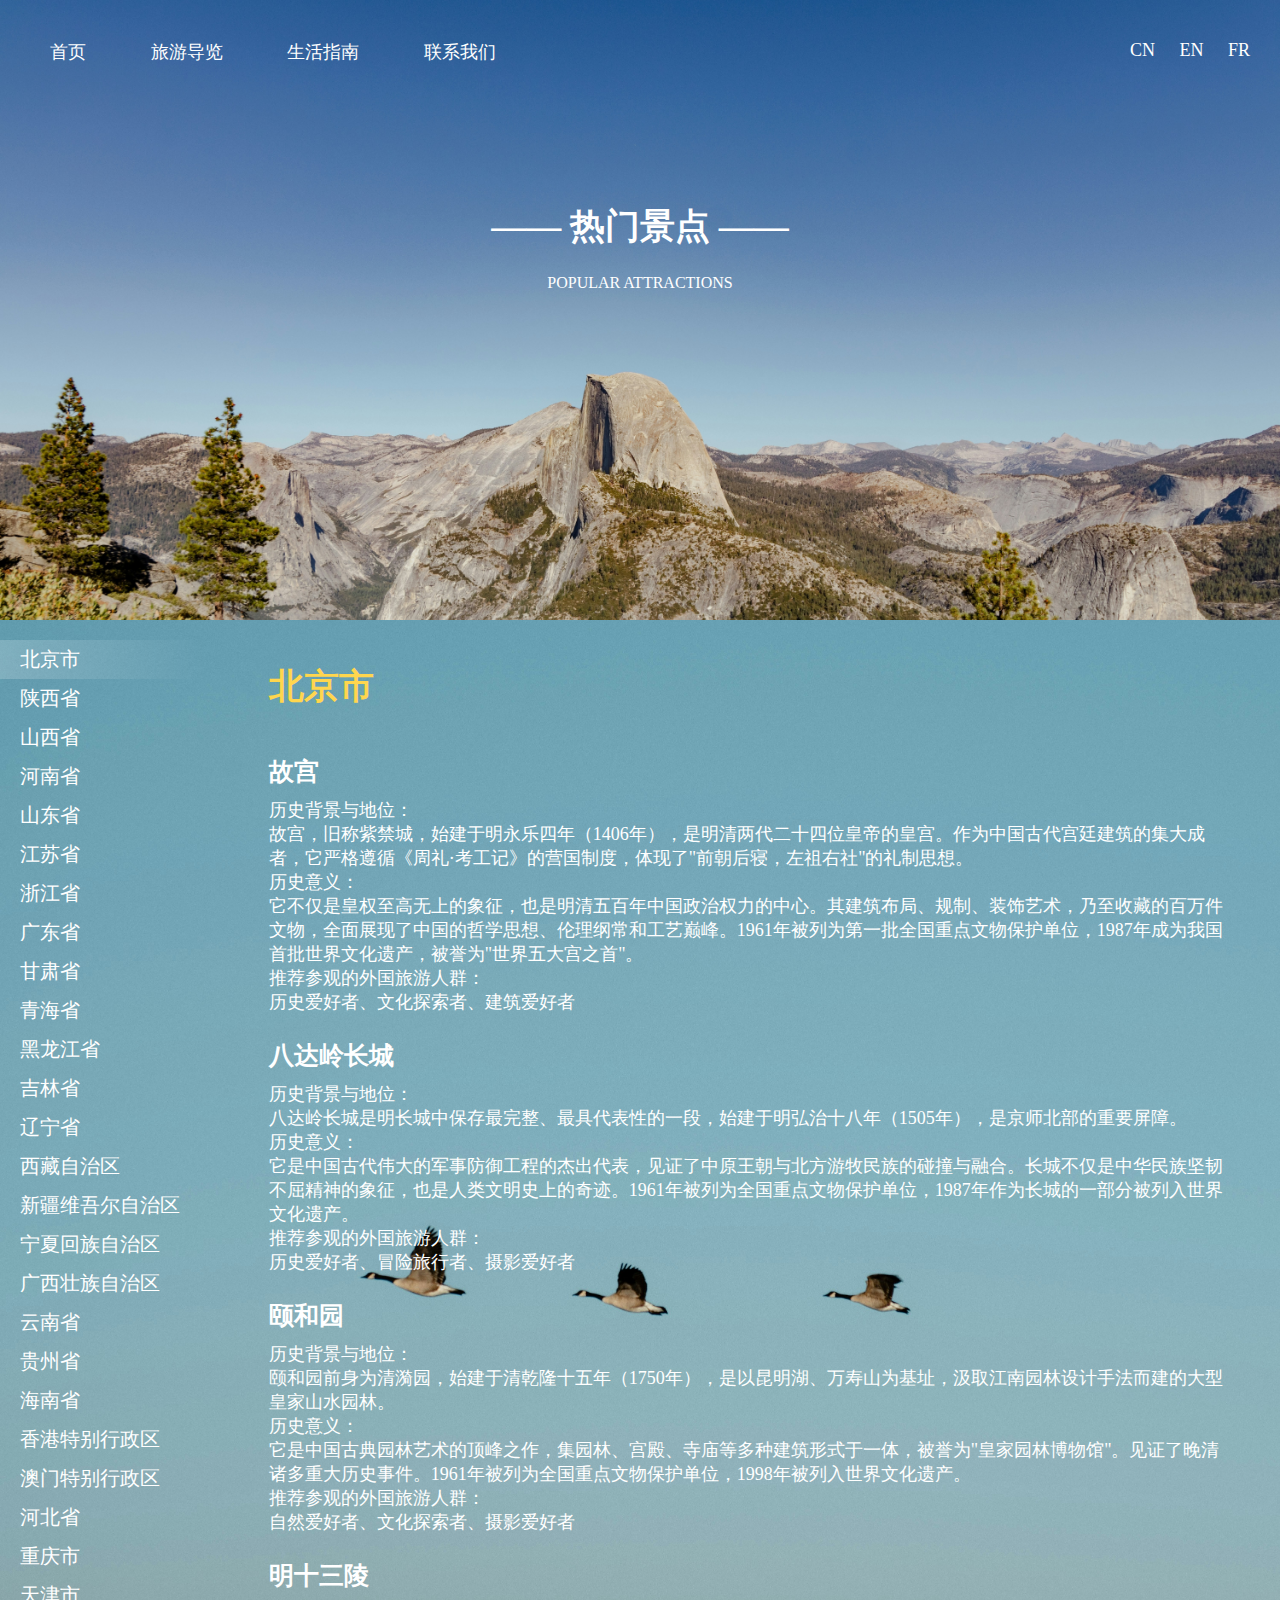
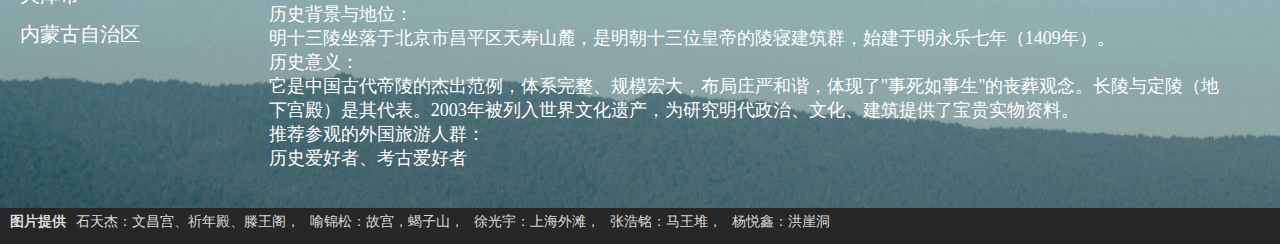
<file: travel_chinese.html>
<!DOCTYPE html>
<html lang="en">

<head>
    <meta charset="UTF-8">
    <meta name="viewport" content="width=device-width, initial-scale=1.0">
    <title>旅游导览</title>
    <link rel="stylesheet" href="style.css">
</head>

<body>
    <div class="top" style="background-image: url(images/travel.jpg);">
        <header>
            <nav>
                <a href="index.html">首页</a>
                <a href="travel_chinese.html">旅游导览</a>
                <a href="life_chinese.html">生活指南</a>
                <a href="contact_chinese.html">联系我们</a>
            </nav>
            <div class="lang">
                <a href="travel_chinese.html" class="cn">CN</a>
                <a href="travel_english.html" class="en">EN</a>
                <a href="travel_french.html" class="fr">FR</a>
            </div>
        </header>
        <h1>—— 热门景点 ——</h1>
        <p>POPULAR ATTRACTIONS</p>
    </div>
    <div class="content" style="background-image: url(images/article1.jpg);">
        <div class="choose">
            <button class="province-button active" data-target="#beijing">北京市</button>
            <button class="province-button" data-target="#shaanxi">陕西省</button>
            <button class="province-button" data-target="#shanxi">山西省</button>
            <button class="province-button" data-target="#henan">河南省</button>
            <button class="province-button" data-target="#shandong">山东省</button>
            <button class="province-button" data-target="#jiangsu">江苏省</button>
            <button class="province-button" data-target="#zhejiang">浙江省</button>
            <button class="province-button" data-target="#guangdong">广东省</button>
            <button class="province-button" data-target="#gansu">甘肃省</button>
            <button class="province-button" data-target="#qinghai">青海省</button>
            <button class="province-button" data-target="#heilongjiang">黑龙江省</button>
            <button class="province-button" data-target="#jilin">吉林省</button>
            <button class="province-button" data-target="#liaoning">辽宁省</button>
            <button class="province-button" data-target="#xizang">西藏自治区</button>
            <button class="province-button" data-target="#xinjiang">新疆维吾尔自治区</button>
            <button class="province-button" data-target="#ningxia">宁夏回族自治区</button>
            <button class="province-button" data-target="#guangxi">广西壮族自治区</button>
            <button class="province-button" data-target="#yunnan">云南省</button>
            <button class="province-button" data-target="#guizhou">贵州省</button>
            <button class="province-button" data-target="#hainan">海南省</button>
            <button class="province-button" data-target="#hongkong">香港特别行政区</button>
            <button class="province-button" data-target="#aomen">澳门特别行政区</button>
            <button class="province-button" data-target="#hebei">河北省</button>
            <button class="province-button" data-target="#chongqing">重庆市</button>
            <button class="province-button" data-target="#tianjin">天津市</button>
            <button class="province-button" data-target="#neimenggu">内蒙古自治区</button>
        </div>
        <article>
            <div id="beijing" class="province-intro active">
                <h1>北京市</h1>
                <p>
                <h3>故宫</h3>
                历史背景与地位：<br />故宫，旧称紫禁城，始建于明永乐四年（1406年），是明清两代二十四位皇帝的皇宫。作为中国古代宫廷建筑的集大成者，它严格遵循《周礼&middot;考工记》的营国制度，体现了"前朝后寝，左祖右社"的礼制思想。<br />历史意义：<br />它不仅是皇权至高无上的象征，也是明清五百年中国政治权力的中心。其建筑布局、规制、装饰艺术，乃至收藏的百万件文物，全面展现了中国的哲学思想、伦理纲常和工艺巅峰。1961年被列为第一批全国重点文物保护单位，1987年成为我国首批世界文化遗产，被誉为"世界五大宫之首"。<br />推荐参观的外国旅游人群：<br />历史爱好者、文化探索者、建筑爱好者
                </p>
                <p>
                <h3>八达岭长城</h3>
                历史背景与地位：<br />八达岭长城是明长城中保存最完整、最具代表性的一段，始建于明弘治十八年（1505年），是京师北部的重要屏障。<br />历史意义：<br />它是中国古代伟大的军事防御工程的杰出代表，见证了中原王朝与北方游牧民族的碰撞与融合。长城不仅是中华民族坚韧不屈精神的象征，也是人类文明史上的奇迹。1961年被列为全国重点文物保护单位，1987年作为长城的一部分被列入世界文化遗产。<br />推荐参观的外国旅游人群：<br />历史爱好者、冒险旅行者、摄影爱好者
                </p>
                <p>
                <h3>颐和园</h3>
                历史背景与地位：<br />颐和园前身为清漪园，始建于清乾隆十五年（1750年），是以昆明湖、万寿山为基址，汲取江南园林设计手法而建的大型皇家山水园林。<br />历史意义：<br />它是中国古典园林艺术的顶峰之作，集园林、宫殿、寺庙等多种建筑形式于一体，被誉为"皇家园林博物馆"。见证了晚清诸多重大历史事件。1961年被列为全国重点文物保护单位，1998年被列入世界文化遗产。<br />推荐参观的外国旅游人群：<br />自然爱好者、文化探索者、摄影爱好者
                </p>
                <p>
                <h3>明十三陵</h3>
                历史背景与地位：<br />明十三陵坐落于北京市昌平区天寿山麓，是明朝十三位皇帝的陵寝建筑群，始建于明永乐七年（1409年）。<br />历史意义：<br />它是中国古代帝陵的杰出范例，体系完整、规模宏大，布局庄严和谐，体现了"事死如事生"的丧葬观念。长陵与定陵（地下宫殿）是其代表。2003年被列入世界文化遗产，为研究明代政治、文化、建筑提供了宝贵实物资料。<br />推荐参观的外国旅游人群：<br />历史爱好者、考古爱好者
                </p>
            </div>
            <div id="shaanxi" class="province-intro">
                <h1>陕西省</h1>
                <p>
                <h3>秦始皇陵及兵马俑</h3>
                历史背景与地位：<br />秦始皇陵是中國历史上第一位皇帝嬴政的陵寝，其兵马俑坑是陵园的陪葬坑，建于公元前246年至前208年，是秦代军事与雕塑艺术的巅峰体现。<br />历史意义：<br />兵马俑的发现被誉为"世界第八大奇迹"，为研究秦代的军事制度、武器装备、雕塑艺术及社会制度提供了无比珍贵的实物资料，实证了秦帝国的强大国力和高度集权的政治体系。1987年被列入世界文化遗产。<br />推荐参观的外国旅游人群：<br />历史爱好者、考古爱好者、艺术爱好者
                </p>
                <p>
                <h3>汉长安城未央宫遗址</h3>
                历史背景与地位：<br />未央宫是西汉帝国的皇宫，始建于公元前200年，是汉长安城的核心建筑，为汉代二百余年的政令中心。<br />历史意义：<br />它是中国古代规模最大的宫殿建筑群之一，其"前朝后寝"的格局对后世宫城建设影响深远。作为丝绸之路的东方起点，它见证了西汉王朝的强盛与中外文化交流。2014年作为"丝绸之路：长安-天山廊道的路网"一部分被列入世界文化遗产。<br />推荐参观的外国旅游人群：<br />历史爱好者、文化探索者
                </p>
                <p>
                <h3>大明宫国家遗址公园</h3>
                历史背景与地位：<br />大明宫是唐代三大宫中规模最大者，始建于唐太宗贞观八年（634年），是唐帝国近三百年的政治中心和国家象征。<br />历史意义：<br />它是当时世界上面积最大的宫殿建筑群，其建筑形制影响了当时东亚多国的宫殿建设。大明宫遗址是盛唐气象的物质载体，深刻反映了唐代辉煌的文明和开放包容的时代精神。<br />推荐参观的外国旅游人群：<br />历史爱好者、建筑爱好者
                </p>
            </div>
            <div id="shanxi" class="province-intro">
                <h1>山西省</h1>
                <p>
                <h3>平遥古城</h3>
                历史背景与地位：<br />平遥古城始建于西周宣王时期（公元前827年～前782年），明清时期进行了大规模修缮，是中国汉民族地区现存最为完整的古城。<br />历史意义：<br />古城完好地保留了明清时期县城的风貌，是研究中国古代城市布局、民居建筑、商业金融（日升昌票号）的活样本。1997年被列入世界文化遗产，见证了晋商的辉煌与古代中国经济的繁荣。<br />推荐参观的外国旅游人群：<br />文化探索者、历史爱好者
                </p>
                <p>
                <h3>云冈石窟</h3>
                历史背景与地位：<br />云冈石窟开凿于北魏文成帝和平初年（公元460年），历时约70年完成，是佛教自印度传入中原后，第一次由国家主持开凿的大型石窟群。<br />历史意义：<br />它代表了公元5至6世纪中国佛教石窟艺术的最高成就，是东西方文化交融和中华民族多元一体进程的历史见证。其造像风格兼具西域特色与中原气质。2001年被列入世界文化遗产。<br />推荐参观的外国旅游人群：<br />艺术爱好者、宗教追求者
                </p>
                <p>
                <h3>五台山</h3>
                历史背景与地位：<br />五台山是中国佛教四大名山之一，被认为是文殊菩萨的道场。自东汉永平年间（公元58-75年）开始建庙，历经北魏、隋唐、明清的持续建设，形成了庞大的佛教古建筑群。<br />历史意义：<br />它是唯一一个青庙（汉传佛教）与黄庙（藏传佛教）并存的佛教圣地，见证了佛教中国化的过程及其与皇权的互动。2009年被列入世界文化遗产，其古建筑群是中国木结构建筑的活化石。<br />推荐参观的外国旅游人群：<br />宗教追求者、自然爱好者
                </p>
                <p>
                <h3>应县木塔（佛宫寺释迦塔）</h3>
                历史背景与地位：<br />应县木塔建于辽清宁二年（1056年），是世界上现存最古老、最高大的纯木结构楼阁式建筑，塔高67.31米。<br />历史意义：<br />它被誉为"斗拱博物馆"，全塔共用斗拱54种，结构精妙，历经千年风雨地震而屹立不倒，体现了中国古代木构建筑的极高成就，是研究古代工程力学和美学的珍贵实物。<br />推荐参观的外国旅游人群：<br />建筑爱好者、工程爱好者
                </p>
            </div>
            <div id="henan" class="province-intro">
                <h1>河南省</h1>
                <p>
                <h3>龙门石窟</h3>
                历史背景与地位：<br />龙门石窟开凿于北魏孝文帝年间（约493年），之后历经400余年连续大规模营造，现存窟龛2300多个，造像11万余尊。<br />历史意义：<br />它代表了中国石刻艺术的最高峰，其造像风格从北魏的"秀骨清像"到唐代的"雍容华贵"，清晰展现了佛教艺术中国化的历程。2000年被列入世界文化遗产，是东西方文化交流的里程碑。<br />推荐参观的外国旅游人群：<br />艺术爱好者、宗教追求者
                </p>
                <p>
                <h3>少林寺</h3>
                历史背景与地位：<br />少林寺始建于北魏太和十九年（495年），因孝文帝安置印度高僧跋陀而建。后禅宗初祖菩提达摩于此面壁九年，开创禅宗。<br />历史意义：<br />它是中国佛教禅宗祖庭和少林功夫的发源地，素有"天下功夫出少林"之说。寺内的塔林是历代高僧墓塔，规模为世界之最。少林寺是佛教中国化的重要象征和世界性的文化符号。<br />推荐参观的外国旅游人群：<br />宗教追求者、文化探索者、功夫爱好者
                </p>
                <p>
                <h3>殷墟</h3>
                历史背景与地位：<br />殷墟是商代晚期（约公元前1300-1046年）的都城遗址，位于安阳市，是中国历史上第一个有文献可考、并为考古学所证实的都城。<br />历史意义：<br />殷墟的发掘证实了商王朝的存在，出土的甲骨文是中国目前已知最早的成体系文字。它展现了商代灿烂的青铜文明与社会结构，被誉为中国古代文明的"信史"起点。2006年被列入世界文化遗产。<br />推荐参观的外国旅游人群：<br />历史爱好者、考古爱好者
                </p>
                <p>
                <h3>白马寺</h3>
                历史背景与地位：<br />白马寺始建于东汉永平十一年（公元68年），是佛教传入中国后由官方兴建的第一座寺院，被誉为中国佛教的"释源"和"祖庭"。<br />历史意义：<br />它的建立标志着佛教正式传入中国，对中国文化、哲学、艺术产生了深远影响。寺内现存元、明、清历代建筑，是研究中国佛教史和中外文化交流史的圣地。<br />推荐参观的外国旅游人群：<br />宗教追求者、历史爱好者
                </p>
            </div>
            <div id="shandong" class="province-intro">
                <h1>山东省</h1>
                <p>
                <h3>曲阜孔庙、孔府、孔林</h3>
                历史背景与地位：<br />"三孔"是为纪念孔子、推崇儒学而修建的建筑群。孔庙初建于公元前478年，孔府为孔子嫡系后代居住的府邸，孔林是孔子及其家族的墓地。<br />历史意义：<br />孔子创立的儒家思想是中国两千多年封建社会的正统思想。"三孔"是中国儒家文化的基石和象征，其存在与发展本身就是一部儒家思想的兴衰史。1994年被列入世界文化遗产。<br />推荐参观的外国旅游人群：<br />文化探索者、历史爱好者
                </p>
                <p>
                <h3>泰山</h3>
                历史背景与地位：<br />泰山自古被视为"直通帝座"的天堂，成为帝王告祭的神山。自秦始皇至清代，有13代帝王亲登泰山封禅或祭祀。<br />历史意义：<br />泰山是中华民族的精神象征，是"天人合一"思想的寄托之地。其宏大的山体刻满了历代摩崖石刻，是天然的历史艺术博物馆。1987年被列为中国首个世界文化与自然双重遗产。<br />推荐参观的外国旅游人群：<br />自然爱好者、宗教追求者、摄影爱好者
                </p>
                <p>
                <h3>崂山</h3>
                历史背景与地位：<br />崂山是中国海岸线第一高峰，素有"海上名山第一"之称。作为道教名山，其道教历史可追溯至西汉时期，盛于唐宋，明清不衰。<br />历史意义：<br />崂山是道教全真派的天下第二丛林，太清宫、上清宫等道观历史悠久，见证了道教在山东地区的传播与发展。山海相连的独特景观也孕育了丰富的道教文化和"崂山道士"等传说。<br />推荐参观的外国旅游人群：<br />宗教追求者、自然爱好者
                </p>
                <p>
                <h3>齐国故城遗址</h3>
                历史背景与地位：<br />齐国故城是西周至战国时期齐国都城，作为"春秋五霸之首、战国七雄之一"的国都长达800余年，是当时东方最重要的政治、经济、文化中心。<br />历史意义：<br />遗址规模宏大，保存完整，发现了城墙、宫殿、手工业作坊等遗迹。它是研究齐文化、先秦城市史和古代社会形态的宝贵实物资料，见证了齐国的辉煌与霸业。<br />推荐参观的外国旅游人群：<br />历史爱好者、考古爱好者
                </p>
            </div>
            <div id="jiangsu" class="province-intro">
                <h1>江苏省</h1>
                <p>
                <h3>苏州古典园林</h3>
                历史背景与地位：<br />苏州古典园林始于春秋，发展于唐宋，全盛于明清，现存园林多为明清时期所建，如拙政园、留园、网师园等，是中国私家园林的杰出代表。<br />历史意义：<br />这些园林以其精妙的布局、叠山理水的手法，将自然意趣与文人情怀融为一体，创造了"虽由人作，宛自天开"的艺术境界。1997年，苏州古典园林作为整体被列入世界文化遗产，体现了中国古典园林艺术的最高成就。<br />推荐参观的外国旅游人群：<br />建筑爱好者、自然爱好者、文化探索者
                </p>
                <p>
                <h3>南京夫子庙</h3>
                历史背景与地位：<br />夫子庙始建于北宋景祐元年（1034年），是供奉和祭祀孔子之地，由孔庙、学宫、贡院三大建筑群组成，曾是江南文化枢纽。<br />历史意义：<br />它不仅是明清时期南京的文教中心，其旁的江南贡院更是中国古代最大的科举考场，鼎盛时期可容纳两万余名考生同时应试，见证了中国古代科举制度的兴衰，是金陵历史文化的重要地标。<br />推荐参观的外国旅游人群：<br />文化探索者、历史爱好者
                </p>
                <p>
                <h3>明孝陵</h3>
                历史背景与地位：<br />明孝陵是明朝开国皇帝朱元璋与马皇后的合葬陵寝，始建于明洪武十四年（1381年），位于南京市紫金山南麓。<br />历史意义：<br />作为明朝第一陵，它开创了明清两代帝陵的规制，其"前朝后寝"和宝城宝顶的布局影响深远。2003年作为"明清皇家陵寝"的一部分被列入世界文化遗产，是中国古代陵墓建筑艺术的里程碑。<br />推荐参观的外国旅游人群：<br />历史爱好者、建筑爱好者
                </p>
                <p>
                <h3>中山陵</h3>
                历史背景与地位：<br />中山陵是中国近代伟大的民主革命先行者孙中山先生的陵寝，始建于1926年，1929年竣工，位于南京市紫金山中茅峰南麓。<br />历史意义：<br />它是中国近代建筑史上融合中西风格的经典之作，整体设计寓意"警钟长鸣"，象征着孙中山先生唤醒民众、振兴中华的伟大志向。中山陵是中华民族的精神图腾和海内外华人共同的瞻仰圣地。<br />推荐参观的外国旅游人群：<br />历史爱好者、建筑爱好者
                </p>
                <p>
                <h3>镇江金山寺</h3>
                历史背景与地位：<br />金山寺始建于东晋明帝时期，距今已有1600多年历史，是中国佛教禅宗名寺，坐落于镇江市金山之上。<br />历史意义：<br />寺庙依山而建，殿宇厅堂幢幢相衔，极具特色。作为中国佛教史上的重要寺院，它更因《白蛇传》中"水漫金山"的传奇故事而家喻户晓，是佛教文化与民间文学交织融合的生动体现。<br />推荐参观的外国旅游人群：<br />宗教追求者、文化探索者
                </p>
            </div>
            <div id="zhejiang" class="province-intro">
                <h1>浙江省</h1>
                <p>
                <h3>杭州西湖文化景观</h3>
                历史背景与地位：<br />西湖始建于唐代，经白居易、苏轼等历代疏浚整治，形成了"三面云山一面城"的城湖空间格局，是中国最具影响力的文化景观。<br />历史意义：<br />"西湖十景"肇始于南宋，是中国古典园林艺术的典范，承载了千年来中国文人"诗情画意"的审美理想。2011年被列入世界文化遗产，是人与自然良性互动的杰出范例。<br />推荐参观的外国旅游人群：<br />自然爱好者、文化探索者、摄影爱好者
                </p>
                <p>
                <h3>良渚古城遗址</h3>
                历史背景与地位：<br />良渚古城遗址存在于距今5300-4300年前，是长江下游地区首次发现的新石器时代城址，是实证中华五千年文明史的圣地。<br />历史意义：<br />其规模宏大的城址、复杂的水利系统、分等级墓地以及精美的玉器，揭示了早期国家的社会形态。2019年被列入世界文化遗产，将中华文明信史向前推进了一千年。<br />推荐参观的外国旅游人群：<br />历史爱好者、考古爱好者
                </p>
                <p>
                <h3>宁波天一阁</h3>
                历史背景与地位：<br />天一阁由明朝兵部右侍郎范钦建于明嘉靖四十年（1561年），是中国现存最古老的私家藏书楼，也是亚洲现存最古老的图书馆。<br />历史意义：<br />它保存了大量珍贵的古籍善本，其"天一生水"的防火设计思想独具匠心。天一阁是中国藏书文化的象征，见证了中国古代士人对文化传承的执着与智慧。<br />推荐参观的外国旅游人群：<br />文化探索者、历史爱好者
                </p>
                <p>
                <h3>绍兴鲁迅故里</h3>
                历史背景与地位：<br />鲁迅故里是近代伟大的文学家、思想家、革命家鲁迅先生（周树人）出生和成长的地方，保存了清末民初的周家老台门、百草园、三味书屋等历史建筑。<br />历史意义：<br />这里是鲁迅文学创作的源泉，其作品中的许多场景均源于此。它不仅是了解鲁迅生平的实物载体，更是深刻认识中国近代文化转型与思想启蒙的重要窗口。<br />推荐参观的外国旅游人群：<br />文学爱好者、历史爱好者
                </p>
                <p>
                <h3>河姆渡遗址</h3>
                历史背景与地位：<br />河姆渡遗址发现于1973年，其年代为公元前5000年至公元前3300年，是中国南方早期新石器时代遗址的代表。<br />历史意义：<br />遗址中出土了大量人工栽培水稻的遗存，证明了长江下游是世界稻作农业的起源地之一。其干栏式木构建筑遗迹和独特的陶器、骨器，展现了与黄河流域并行的灿烂史前文明。<br />推荐参观的外国旅游人群：<br />历史爱好者、文化探索者
                </p>
            </div>
            <div id="guangdong" class="province-intro">
                <h1>广东省</h1>
                <p>
                <h3>广州中山纪念堂</h3>
                历史背景与地位：<br />中山纪念堂为纪念孙中山先生而建，1929年动工，1931年落成，坐落于广州市越秀山南麓，是广州的标志性建筑之一。<br />历史意义：<br />它是中国近代跨度最大的会堂建筑，采用中国传统的宫殿式风格与近代钢结构技术相结合，体现了继承与创新的建筑思想，是海内外华人共同缅怀孙中山先生的重要场所。<br />推荐参观的外国旅游人群：<br />历史爱好者、建筑爱好者
                </p>
                <p>
                <h3>南越王宫博物馆</h3>
                历史背景与地位：<br />南越王宫遗址包括南越国宫署御苑遗迹和水井遗迹，是公元前203年南越国君主赵佗建立宫殿的所在地。<br />历史意义：<br />它是岭南地区首次发现的石构园林遗址，被誉为"广州历史文化名城的精华"，为研究秦汉时期岭南地区的历史、文化、建筑及中外交流提供了极为珍贵的实物资料。<br />推荐参观的外国旅游人群：<br />历史爱好者、考古爱好者
                </p>
                <p>
                <h3>梅关古道</h3>
                历史背景与地位：<br />梅关古道开凿于唐开元四年（716年），由名相张九龄主持修建，是连接江西与广东的咽喉要道，也是历史上"海上丝绸之路"与"陆上丝绸之路"的连接线。<br />历史意义：<br />千百年来，无数商旅、移民、文人经由这条古道南北往来，极大地促进了岭南与中原的经济文化交流，是岭南开发史和民族融合史的重要见证。<br />推荐参观的外国旅游人群：<br />历史爱好者、徒步爱好者
                </p>
                <p>
                <h3>黄埔军校旧址</h3>
                历史背景与地位：<br />黄埔军校成立于1924年，由孙中山先生创办，是中国近代史上第一所培养革命军队干部的军事学校，为国共两党培养了大量的军事政治人才。<br />历史意义：<br />它被誉为"中国将帅的摇篮"，师生在东征、北伐和抗日战争中立下赫赫战功。军校旧址是第一次国共合作的重要见证，在中国近代史和军事史上具有深远影响。<br />推荐参观的外国旅游人群：<br />历史爱好者、军事爱好者
                </p>
            </div>
            <div id="gansu" class="province-intro">
                <h1>甘肃省</h1>
                <p>
                <h3>莫高窟</h3>
                历史背景与地位：<br />莫高窟俗称千佛洞，始建于十六国的前秦时期（公元366年），历经千年营造，形成南北长1680米的石窟群，现存洞窟735个，壁画4.5万平方米、泥质彩塑2415尊。<br />历史意义：<br />它是世界上现存规模最大、内容最丰富的佛教艺术圣地，见证了丝绸之路上的文化交流与文明对话。其壁画和塑像展现了佛教艺术的中国化历程。1900年发现的藏经洞出土了5万余件文物，开创了世界性的显学------敦煌学。1987年被列入世界文化遗产。<br />推荐参观的外国旅游人群：<br />艺术爱好者、宗教追求者、历史爱好者
                </p>
                <p>
                <h3>嘉峪关</h3>
                历史背景与地位：<br />嘉峪关始建于明洪武五年（1372年），由征虏大将军冯胜主持修建，是明代万里长城西端起点，素有"天下第一雄关"之称。<br />历史意义：<br />它是中国古代丝绸之路的交通要冲，也是现存长城沿线保存最完整、规模最宏大的军事关隘。关城布局严谨，建筑精良，体现了明代高超的军事防御建筑艺术，是研究古代军事史和边疆史的重要实物资料。<br />推荐参观的外国旅游人群：<br />历史爱好者、建筑爱好者
                </p>
            </div>
            <div id="qinghai" class="province-intro">
                <h1>青海省</h1>
                <p>
                <h3>热水墓群</h3>
                历史背景与地位：<br />热水墓群位于青海省都兰县，是唐代早期吐蕃墓葬群，距今约有1300多年历史，其中最大的墓葬"血渭一号大墓"被称为"九层妖楼"。<br />历史意义：<br />它是丝绸之路青海道上的重要遗址，出土的大量丝织品、金银器等文物见证了吐蕃王朝与中原、中亚的文化交流。墓葬形制兼具吐蕃与中原特色，为研究唐代吐蕃社会结构和丝绸之路多元文化交流提供了珍贵资料。<br />推荐参观的外国旅游人群：<br />考古爱好者、历史爱好者
                </p>
                <p>
                <h3>瞿昙寺</h3>
                历史背景与地位：<br />瞿昙寺始建于明洪武二十五年（1392年），是由朱元璋敕赐寺名，明代历代皇帝多次扩建的藏传佛教寺院。<br />历史意义：<br />它是明代官式建筑群在青藏地区的典型范例，寺内保存完整的明代壁画和建筑具有极高的艺术价值。作为明代治理西北边疆的重要见证，瞿昙寺体现了中央政权对藏传佛教的扶持政策，是汉藏文化融合的典范。<br />推荐参观的外国旅游人群：<br />宗教追求者、艺术爱好者
                </p>
                <p>
                <h3>西海郡故城</h3>
                历史背景与地位：<br />西海郡故城始建于西汉平帝元始四年（公元4年），是汉朝在青海湖地区设立的第一个郡治，也是丝绸之路青海道的重要枢纽。<br />历史意义：<br />它是中原王朝在青海地区实施有效管辖的最早实证，见证了汉朝对西部边疆的开拓与经营。故城遗址出土的"西海郡虎符石匮"等重要文物，为研究汉代边疆史和丝绸之路提供了珍贵物证。<br />推荐参观的外国旅游人群：<br />历史爱好者、考古爱好者
                </p>
            </div>
            <div id="heilongjiang" class="province-intro">
                <h1>黑龙江省</h1>
                <p>
                <h3>渤海国上京龙泉府遗址</h3>
                历史背景与地位：<br />渤海国上京龙泉府遗址是唐代渤海国（698-926年）的都城，始建于8世纪，是东北亚地区重要的古代都城遗址。<br />历史意义：<br />作为唐代羁縻政权渤海国的都城，它见证了唐朝对东北地区的有效管辖和多元一体的中华民族形成过程。其城市布局模仿唐长安城，是研究唐代边疆史和东北亚古代城市发展史的重要遗址，被誉为"东北亚长安城"。<br />推荐参观的外国旅游人群：<br />历史爱好者、考古爱好者
                </p>
                <p>
                <h3>圣索菲亚教堂</h3>
                历史背景与地位：<br />圣索菲亚教堂始建于清光绪三十三年（1907年），是远东地区最大的东正教堂，原为沙俄东西伯利亚第四步兵师修建的随军教堂。<br />历史意义：<br />它是中东铁路建设的历史见证，记录了哈尔滨作为国际商埠的发展历程。教堂建筑融合了拜占庭风格和俄罗斯传统建筑特色，是20世纪初东西方文化交流的重要实物载体，现为哈尔滨建筑艺术博物馆。<br />推荐参观的外国旅游人群：<br />建筑爱好者、历史爱好者
                </p>
                <p>
                <h3>瑷珲古城</h3>
                历史背景与地位：<br />瑷珲古城始建于清康熙二十三年（1684年），是清代黑龙江流域的军事重镇和行政中心，也是《瑷珲条约》的签订地。<br />历史意义：<br />它是清代经营东北边疆的重要见证，记录了中华民族开发建设黑龙江流域的历史。1858年《瑷珲条约》在此签订，使其成为中国近代史的重要地标，见证了近代中国的屈辱与抗争，具有重要的爱国主义教育意义。<br />推荐参观的外国旅游人群：<br />历史爱好者
                </p>
            </div>
            <div id="jilin" class="province-intro">
                <h1>吉林省</h1>
                <p>
                <h3>伪满皇宫博物院</h3>
                历史背景与地位：<br />伪满皇宫是清朝末代皇帝爱新觉罗·溥仪充当伪满洲国傀儡皇帝时的宫廷遗址，始建于1932年，占地面积13.7万平方米。<br />历史意义：<br />它是日本帝国主义武力侵占中国东北、推行法西斯殖民统治的历史见证。皇宫建筑风格中西杂糅，反映了傀儡政权的特殊性。作为爱国主义教育基地，它警示后人勿忘国耻，具有重要的历史教育价值。<br />推荐参观的外国旅游人群：<br />历史爱好者
                </p>
                <p>
                <h3>叶赫古城</h3>
                历史背景与地位：<br />叶赫古城始建于明代中期，是海西女真叶赫部的王城，在明万历年间达到鼎盛，清太祖努尔哈赤的皇后孝慈高皇后即出生于此。<br />历史意义：<br />它是满族共同体的重要发源地之一，见证了女真各部统一和满族形成的历史进程。古城遗址保存较为完好，为了解明代东北边疆民族史和清前史提供了重要实物资料，在满族发展史上具有特殊地位。<br />推荐参观的外国旅游人群：<br />历史爱好者、文化探索者
                </p>
            </div>
            <div id="liaoning" class="province-intro">
                <h1>辽宁省</h1>
                <p>
                <h3>沈阳故宫</h3>
                历史背景与地位：<br />沈阳故宫始建于后金天命十年（1625年），是清太祖努尔哈赤和清太宗皇太极建造和使用的宫殿，清朝入关后成为陪都宫殿。<br />历史意义：<br />它是中国现存完整的两大古代宫殿建筑群之一，具有鲜明的满族特色和东北地域风格。其建筑布局保留了帐殿制的痕迹，"宫高殿低"的建筑风格不同于北京故宫。2004年作为明清皇宫扩展项目列入世界文化遗产。<br />推荐参观的外国旅游人群：<br />历史爱好者、建筑爱好者
                </p>
                <p>
                <h3>三燕龙城遗址</h3>
                历史背景与地位：<br />三燕龙城遗址位于朝阳市，是十六国时期前燕、后燕、北燕三个王朝的都城，作为三燕都城达百年之久（341-436年）。<br />历史意义：<br />它是东北地区最早的都城遗址之一，见证了慕容鲜卑建立的三个地方政权的兴衰。遗址出土的"北燕冯素弗墓"等重要遗迹，为了解三燕时期的历史文化提供了珍贵资料，是研究鲜卑史和东北民族史的重要遗址。<br />推荐参观的外国旅游人群：<br />历史爱好者、考古爱好者
                </p>
                <p>
                <h3>九门口长城</h3>
                历史背景与地位：<br />九门口长城始建于北齐，扩建于明初洪武十四年（1381年），因其横跨九江河，城桥下有九个泄水城门而得名，被誉为"水上长城"。<br />历史意义：<br />它是万里长城中唯一一段水上长城，其独特的"桥城"结构和完备的防御体系，在中国长城建筑史上极为罕见。2002年作为长城的重要组成部分被列入世界文化遗产，是研究古代军事防御工程的重要实例。<br />推荐参观的外国旅游人群：<br />历史爱好者、建筑爱好者
                </p>
                <p>
                <h3>旅顺日俄监狱旧址</h3>
                历史背景与地位：<br />旅顺日俄监狱建于1902-1904年，最初由沙俄始建，后经日本扩建，成为当时东方最大的监狱之一。<br />历史意义：<br />它是帝国主义列强侵华和反人类罪行的的重要罪证，先后囚禁过众多中国、朝鲜、俄罗斯等国的抗日志士和平民。监狱旧址保存完整，警示后人铭记近代中国的屈辱历史，是重要的爱国主义教育基地。<br />推荐参观的外国旅游人群：<br />历史爱好者
                </p>
            </div>
            <div id="xizang" class="province-intro">
                <h1>西藏自治区</h1>
                <p>
                <h3>布达拉宫</h3>
                历史背景与地位：<br />布达拉宫始建于公元7世纪吐蕃王朝松赞干布时期，后于17世纪由五世达赖喇嘛重建，成为历代达赖喇嘛的冬宫居所和西藏政教合一的统治中心。这座宏伟建筑群依山垒砌，主体建筑分白宫和红宫两部分，共有宫殿、佛堂、习经室等房间数千间。<br />历史意义：<br />布达拉宫是藏传佛教的圣地和西藏权力的最高象征，其建筑艺术成就达到了藏式建筑的顶峰。宫内珍藏了大量稀世文物，包括佛像、壁画、经书、法器以及明清两代皇帝赐予的金册、金印等。作为世界上海拔最高、规模最宏大的宫堡式建筑群，它完美融合了宫殿、城堡和寺院的功能，是研究藏族历史、艺术、宗教和文化的"活化石"。1994年，布达拉宫被列入世界文化遗产，它见证了西藏与中原王朝千年来的密切关系，是统一多民族国家形成的重要历史见证。<br />推荐参观的外国旅游人群：<br />宗教追求者、文化探索者、建筑爱好者
                </p>
                <p>
                <h3>大昭寺</h3>
                历史背景与地位：<br />大昭寺始建于公元7世纪中叶，由松赞干布为供奉尺尊公主从尼泊尔带来的释迦牟尼8岁等身像而建。后因供奉文成公主带入吐蕃的释迦牟尼12岁等身像而成为藏传佛教最神圣的寺院。寺院建筑融合了藏、唐、尼泊尔、印度的建筑风格。<br />历史意义：<br />大昭寺是西藏现存最辉煌的吐蕃时期建筑，开创了藏式平川式寺庙布局规式。寺内保存着大量珍贵文物，其中最著名的是文成公主带入西藏的释迦牟尼12岁等身像。寺院门前的"唐蕃会盟碑"见证了汉藏民族团结友好的历史。大昭寺作为西藏佛教活动中心，其周围形成的转经道和八廓街，构成了拉萨古城的核心。2000年，大昭寺作为布达拉宫的扩展项目被列入世界文化遗产。<br />推荐参观的外国旅游人群：<br />宗教追求者、文化探索者
                </p>
                <p>
                <h3>古格王国遗址</h3>
                历史背景与地位：<br />古格王国遗址位于阿里地区札达县，始建于公元10世纪前半期，是吐蕃王室后裔在吐蕃王朝崩溃后建立的地方政权，统治延续了700余年。遗址占地约72万平方米，包括宫殿、寺庙、民居、碉堡等各类建筑遗迹。<br />历史意义：<br />古格王国遗址是西藏西部文明的重要见证，其独特的建筑形式和精美的壁画艺术展现了吐蕃文明在西藏西部的延续和发展。遗址内保存的白庙、红庙等寺庙中的壁画，融合了西藏、克什米尔、尼泊尔等多种艺术风格，是研究西藏佛教艺术史的珍贵资料。古格王国在西藏佛教后弘期发挥了重要作用，成为佛法复兴的重要中心。其神秘消失的历史更为这片遗址增添了传奇色彩。<br />推荐参观的外国旅游人群：<br />历史爱好者、冒险旅行者
                </p>
                <p>
                <h3>萨迦寺</h3>
                历史背景与地位：<br />萨迦寺始建于公元1073年，由萨迦派创始人昆·贡却杰布创建，是藏传佛教萨迦派的主寺。寺院分南北两寺，殿宇宏伟，布局奇特别致。因寺墙涂有象征文殊、观音和金刚手菩萨的红、白、黑三色花纹，萨迦派又被称为"花教"。<br />历史意义：<br />萨迦寺是藏传佛教的重要寺院，在元朝时期达到鼎盛，成为西藏地方的政治中心。寺内保存着大量珍贵文物，尤以经墙最为著名，藏有十万余部佛教经典。这些经典包括了历史、医学、哲学、历算等内容，许多是贝叶经和用金粉、朱砂手抄的佛经，具有极高的历史价值和艺术价值。萨迦寺的建筑风格独特，融藏、汉、蒙风格于一体，见证了元朝中央政府对西藏的管辖历史。<br />推荐参观的外国旅游人群：<br />宗教追求者、文化探索者
                </p>
            </div>
            <div id="xinjiang" class="province-intro">
                <h1>新疆维吾尔自治区</h1>
                <p>
                <h3>交河故城</h3>
                历史背景与地位：<br />交河故城位于吐鲁番市西郊，始建于公元前2世纪，是古代西域三十六国之一的车师前国的都城。唐代时成为西域最高军政机构安西都护府最早的驻所。故城建在雅尔乃孜沟中一座柳叶形的台地上，四周崖壁如削，形成天然屏障。<br />历史意义：<br />交河故城是世界上最大、最古老、保存最完好的生土建筑城市，其"减地留墙"的建筑方法在世界城市建筑史上独树一帜。故城保存了唐代城市建筑的完整格局，包括官署、寺院、佛塔、民居等建筑遗迹。作为丝绸之路上的重要枢纽，它见证了东西方文化交流和西域历史的变迁。2014年，交河故城作为"丝绸之路：长安-天山廊道的路网"中的遗址点列入世界文化遗产。<br />推荐参观的外国旅游人群：<br />历史爱好者、考古爱好者
                </p>
                <p>
                <h3>克孜尔石窟</h3>
                历史背景与地位：<br />克孜尔石窟位于拜城县克孜尔镇，始建于公元3世纪，止于公元8-9世纪，是中国开凿最早、地理位置最西的大型石窟群。现存洞窟349个，壁画近10000平方米，以及部分彩塑和石窟建筑。<br />历史意义：<br />克孜尔石窟是西域佛教艺术的杰出代表，其独特的"龟兹风格"壁画融合了印度、希腊、波斯和中国中原等多种文化元素。石窟中的佛传故事、因缘故事和本生故事壁画，无论在题材内容还是表现形式上都独具特色。著名的"中心柱窟"形制对敦煌等地的石窟艺术产生了深远影响。克孜尔石窟是研究佛教东传和丝绸之路文化交流的重要实物资料，被誉为"西域佛教艺术的宝库"。<br />推荐参观的外国旅游人群：<br />艺术爱好者、宗教追求者
                </p>
                <p>
                <h3>喀什噶尔古城</h3>
                历史背景与地位：<br />喀什噶尔古城位于喀什市中心，始建于公元2世纪，距今已有2100多年历史。古城核心区的民居群体是世界上现存规模最大的生土建筑群之一。街巷布局犹如迷宫，纵横交错，是中国唯一的以伊斯兰文化为特色的迷宫式城市街区。<br />历史意义：<br />喀什噶尔古城是新疆维吾尔族传统文化的缩影，保存了完整的维吾尔族生活形态和文化传统。古城内的艾提尕尔清真寺是新疆最大的清真寺，已有500多年历史。古城的民居建筑具有鲜明的地域特色，装饰精美的木雕、砖雕和彩绘展现了维吾尔族高超的工艺水平。作为古丝绸之路上的重镇，喀什噶尔见证了东西方文明的交流与融合，是研究维吾尔族历史文化的活态博物馆。<br />推荐参观的外国旅游人群：<br />文化探索者、摄影爱好者
                </p>
                <p>
                <h3>楼兰古城</h3>
                历史背景与地位：<br />楼兰古城位于罗布泊西部，始建于公元前2世纪，是古代西域三十六国之一的楼兰国的都城。公元4世纪后，古城突然消失在历史记载中，直到1900年被瑞典探险家斯文·赫定重新发现。<br />历史意义：<br />楼兰古城是丝绸之路上的重要枢纽，见证了西域文明的兴衰。古城遗址保存有佛塔、官署、民居等建筑遗迹，出土了大量珍贵文物，包括佉卢文文书、汉文木简、丝绸毛织品等。这些文物证明楼兰曾是东西方文化交流的重要节点。楼兰的突然消失成为历史之谜，其遗址为研究古代气候变化、生态环境变迁提供了重要实证。楼兰考古发现改写了中亚历史研究，被誉为"中世纪文明的曙光"。<br />推荐参观的外国旅游人群：<br />冒险旅行者、考古爱好者
                </p>
            </div>
            <div id="ningxia" class="province-intro">
                <h1>宁夏回族自治区</h1>
                <p>
                <h3>西夏王陵</h3>
                历史背景与地位：<br />西夏王陵位于银川市西郊的贺兰山东麓，是西夏王朝（1038-1227年）的皇家陵寝。陵区总面积约50平方公里，分布着9座帝陵和253座陪葬墓。每座帝陵都是独立的完整建筑群体，坐北朝南，呈纵长方形。<br />历史意义：<br />西夏王陵是中国现存规模最大、地面遗迹保存最完整的帝王陵园之一，被誉为"东方金字塔"。其独特的陵台建筑形制既吸收了唐宋陵墓的特点，又融入了佛教和党项民族文化元素，形成了独具特色的建筑风格。王陵出土的西夏文碑刻、石雕、建筑构件等文物，为研究西夏历史、文化、艺术提供了珍贵实物资料。西夏王陵的发现填补了中国陵墓建筑史上西夏时期的空白。<br />推荐参观的外国旅游人群：<br />历史爱好者、考古爱好者
                </p>
                <p>
                <h3>水洞沟遗址</h3>
                历史背景与地位：<br />水洞沟遗址位于灵武市，是中国最早发掘的旧石器时代遗址之一，距今约4万年。遗址于1923年由法国古生物学家德日进和桑志华发现并发掘，揭开了中国旧石器时代考古的序幕。<br />历史意义：<br />水洞沟遗址标志着东西方文化交流的史前见证。遗址中发现的石器制作技术具有欧洲莫斯特文化和奥瑞纳文化的特征，同时又保留了中国本土的文化特点，为研究远古时期东西方人群的迁徙和文化交流提供了重要证据。遗址保存完好的地层序列、丰富的文化遗物和清晰的人类活动遗迹，使其成为研究中国西北地区远古人类活动和文化发展的关键遗址。<br />推荐参观的外国旅游人群：<br />考古爱好者、历史爱好者
                </p>
                <p>
                <h3>青铜峡一百零八塔</h3>
                历史背景与地位：<br />一百零八塔位于青铜峡水库西岸崖壁下，始建于西夏时期（1038-1227年），是中国现存规模最大、排列最整齐的喇嘛塔群。塔群依山势自上而下按奇数排列成12行，总计108座，形成总体呈三角形的巨大塔群。<br />历史意义：<br />一百零八塔是藏传佛教在西夏传播的重要见证，其独特的建筑布局在世界塔林建筑中极为罕见。塔群的建造可能与佛教密宗《金刚顶经》中毗卢遮那佛108尊法身有关，体现了西夏佛教的密宗特色。塔群历经元、明、清各代修缮，现存塔体外观为明代重修后的喇嘛塔形式。这一独特的佛教建筑群展现了西夏时期多元文化交融的特点，是研究西夏佛教艺术和建筑技术的重要实物。<br />推荐参观的外国旅游人群：<br />宗教追求者、文化探索者
                </p>
                <p>
                <h3>固原古城</h3>
                历史背景与地位：<br />固原古城始建于西汉元鼎三年（公元前114年），时为高平县治。历代均为西北军事重镇，明代成为九边重镇之一。古城现存城墙为明代在宋代原址上扩建修筑，周长约6.5公里，设有瓮城、角楼等防御设施。<br />历史意义：<br />固原古城是丝绸之路东段北道上的重要枢纽，见证了中原王朝与北方游牧民族的交流与碰撞。古城保存了完整的古代城市防御体系，其城墙建筑技术体现了古代军事工程的智慧。作为历代兵家必争之地，固原古城在维护西北边疆稳定、促进丝绸之路贸易方面发挥了重要作用。古城内外发现的历代文物和建筑遗迹，为研究西北地区城市发展史和军事史提供了重要实物资料。<br />推荐参观的外国旅游人群：<br />历史爱好者、建筑爱好者
                </p>
                <p>
                <h3>须弥山石窟</h3>
                历史背景与地位：<br />须弥山石窟位于固原市西北的须弥山东麓，始建于北魏孝文帝太和年间（477-499年），历经西魏、北周、隋、唐各代持续营造，现存石窟150多座，分布在连绵2公里的8座山峰上。<br />历史意义：<br />须弥山石窟是丝绸之路北道重要的佛教石窟寺，其造像艺术展现了佛教艺术中国化的完整历程。其中北周时期开凿的第45、46、51窟规模宏大，造像精美，是全国北周造像最多的石窟。唐代大佛楼内的弥勒坐像高20.6米，是宁夏地区最大的石刻造像。石窟的壁画和题记为了解古代佛教传播和丝路文化交流提供了珍贵资料，是研究西北地区佛教艺术发展的重要宝库。<br />推荐参观的外国旅游人群：<br />艺术爱好者、宗教追求者
                </p>
            </div>
            <div id="guangxi" class="province-intro">
                <h1>广西壮族自治区</h1>
                <p>
                <h3>花山岩画</h3>
                历史背景与地位：<br />花山岩画位于崇左市宁明县明江沿岸的花山崖壁上，创作年代可追溯到战国至东汉时期（公元前5世纪至公元2世纪）。岩画画面宽约172米，高约50米，现存图像1900多个，包括人物、动物、器物等。<br />历史意义：<br />花山岩画是壮族先民骆越人留下的珍贵文化遗产，是世界岩画艺术的瑰宝。其规模之大、图像之多、分布之密，在世界岩画中十分罕见。岩画采用赭红色颜料绘制，人物形象多为双手上举、两腿叉开的祈祷姿态，反映了骆越人的祭祀活动和宗教信仰。2016年，左江花山岩画文化景观被列入世界文化遗产，成为中国首个岩画类世界遗产。<br />推荐参观的外国旅游人群：<br />文化探索者、艺术爱好者
                </p>
                <p>
                <h3>合浦汉墓群</h3>
                历史背景与地位：<br />合浦汉墓群位于北海市合浦县，是汉代合浦郡治及合浦港相关墓葬遗存，现存封土堆的汉墓有1000多座，实际埋藏数量超过万座。墓葬年代从西汉中期延续至东汉晚期。<br />历史意义：<br />合浦汉墓群是海上丝绸之路的重要见证。墓葬中出土了大量来自东南亚、南亚乃至地中海地区的文物，如玻璃器、水晶、玛瑙、琥珀等，证明合浦港是汉代海上丝绸之路的始发港之一。这些文物为了解汉代海外贸易和文化交流提供了实物证据。墓中出土的波斯陶壶、罗马玻璃碗等异域物品，生动展现了汉代海上丝绸之路的繁荣景象。<br />推荐参观的外国旅游人群：<br />历史爱好者、考古爱好者
                </p>
            </div>
            <div id="yunnan" class="province-intro">
                <h1>云南省</h1>
                <p>
                <h3>丽江古城</h3>
                历史背景与地位：<br />丽江古城始建于宋末元初（公元13世纪后期），至今已有800多年历史。古城坐落在丽江坝子中部，面积约7.279平方公里，现有原住居民6200多户，2.5万余人，其中纳西族占总人口绝大多数。<br />历史意义：<br />丽江古城是中国以整座古城申报世界文化遗产获得成功的两座古城之一，完美体现了中国古代城市建设的成就。古城依山就水，错落有致，既有山城风貌，又有水乡韵味。街道布局自由灵活，民居建筑融合了汉、白、彝、藏等民族精华，形成了独具特色的纳西族建筑风格。古城的水系利用独具匠心，三河穿城，支流密布，形成了"家家流水，户户垂杨"的诗意画卷。1997年列入世界文化遗产。<br />推荐参观的外国旅游人群：<br />文化探索者、摄影爱好者
                </p>
                <p>
                <h3>石林</h3>
                历史背景与地位：<br />石林位于昆明市石林彝族自治县境内，形成于2.7亿年前的二叠纪早期，是典型的喀斯特地貌景观。保护区面积约350平方公里，其中核心景区12平方公里，包括大石林、小石林、步哨山、李子园箐和万年灵芝等景区。<br />历史意义：<br />石林是世界喀斯特地貌的精华，被誉为"天下第一奇观"。其独特的石柱、石峰、石芽等地貌形态，展现了地球演化历史的奇迹。石林也是彝族撒尼人的聚居地，阿诗玛的传说和火把节等民族文化活动，赋予了石林深厚的文化内涵。2007年，云南石林作为"中国南方喀斯特"的重要组成部分列入世界自然遗产，成为集自然奇观与民族文化于一体的独特景观。<br />推荐参观的外国旅游人群：<br />自然爱好者、摄影爱好者
                </p>
                <p>
                <h3>大理古城</h3>
                历史背景与地位：<br />大理古城位于大理白族自治州大理市，始建于明洪武十五年（1382年），占地面积3平方公里。古城在唐、宋500多年的历史间是云南的政治、经济、文化中心，承载着大理的历史文化、宗教文化、民族文化。<br />历史意义：<br />大理古城是南诏国、大理国的都城遗址，其棋盘式布局和完整的城墙体系体现了明代城市的规划思想。古城内保存了大量明清时期的民居建筑，其中白族民居的"三坊一照壁""四合五天井"等建筑形式独具特色。古城西靠苍山，东临洱海，形成了"一水绕苍山，苍山抱古城"的独特格局。作为西南丝绸之路和茶马古道的重要枢纽，大理古城见证了云南边疆开发的历史进程。<br />推荐参观的外国旅游人群：<br />文化探索者、历史爱好者
                </p>
            </div>
            <div id="guizhou" class="province-intro">
                <h1>贵州省</h1>
                <p>
                <h3>海龙屯</h3>
                历史背景与地位：<br />海龙屯位于遵义市汇川区，始建于南宋宝祐五年（1257年），是播州杨氏土司经营数百年的山地军事城堡与宫殿合一的遗址。作为杨氏土司统治中心，它见证了播州725年的土司历史。<br />历史意义：<br />海龙屯是亚洲保存最完好的中世纪军事城堡，其"九关"防御体系依山而建，关关相连，充分展现了古代山地防御工事的建造智慧。2015年与湖南永顺老司城、湖北唐崖土司城共同以"土司遗址"列入世界文化遗产，实证了中央政府对西南少数民族地区"齐政修教、因俗而治"的管理智慧。<br />推荐参观的外国旅游人群：<br />历史爱好者、建筑爱好者
                </p>
                <p>
                <h3>遵义会议会址</h3>
                历史背景与地位：<br />遵义会议会址位于遵义市红花岗区，原为黔军二十五军第二师师长柏辉章的私邸。1935年1月，中共中央在此召开政治局扩大会议，史称"遵义会议"。<br />历史意义：<br />这次会议确立了毛泽东在红军和党中央的领导地位，在极端危急的关头挽救了党，挽救了红军，挽救了中国革命，是中国共产党历史上一个生死攸关的转折点。会址保存完好，是全国重点文物保护单位，也是最重要的革命纪念地之一。<br />推荐参观的外国旅游人群：<br />历史爱好者
                </p>
                <p>
                <h3>青岩古镇</h3>
                历史背景与地位：<br />青岩古镇位于贵阳市花溪区，始建于明洪武十一年（1378年），原是明朝屯兵的军事要塞。历经600多年沧桑，逐渐发展成为商贾云集的商贸重镇。<br />历史意义：<br />古镇保存了完整的明清建筑群，既有中原建筑的严谨规范，又融合了地方民族特色。其城墙、街巷、庙宇、牌坊等建筑精美绝伦，见证了明清时期贵州的军事、经济发展和汉文化与少数民族文化的交融。<br />推荐参观的外国旅游人群：<br />文化探索者、历史爱好者
                </p>
                <p>
                <h3>天龙屯堡</h3>
                历史背景与地位：<br />天龙屯堡位于安顺市平坝区，始建于明洪武十四年（1381年）。这里是明朝征南大军在贵州驻防的重要据点，屯堡人至今仍保持着明代的生活习俗和文化传统。<br />历史意义：<br />屯堡建筑的石墙、碉楼、巷道等保留了明代的军事防御特色，而屯堡人的服饰、地戏（军傩）等更是明代文化的活化石。这里是研究明代军屯制度、移民文化和民俗传承的珍贵样本。<br />推荐参观的外国旅游人群：文化探索者、历史爱好者
                </p>
                <p>
                <h3>郎德上寨</h3>
                历史背景与地位：<br />郎德上寨位于黔东南苗族侗族自治州雷山县，始建于明末清初，是一个有着数百年历史的苗族村寨。寨子依山傍水，吊脚楼层层叠叠，保存了完整的苗族传统建筑和生活方式。<br />历史意义：<br />作为中国首批露天博物馆之一，郎德上寨完整保留了苗族的银饰锻造、刺绣、歌舞等非物质文化遗产。其"十二道拦路酒"等迎宾礼仪和古歌古舞，是研究苗族历史文化的重要窗口。<br />推荐参观的外国旅游人群：<br />文化探索者、摄影爱好者
                </p>
            </div>
            <div id="hainan" class="province-intro">
                <h1>海南省</h1>
                <p>
                <h3>儋州古城</h3>
                历史背景与地位：<br />儋州古城位于儋州市中和镇，始建于唐代，宋代成为儋州州治，是海南岛历史最悠久的古城之一。苏轼曾在此谪居三年，开创了海南教育的先河。<br />历史意义：<br />古城保存了东坡书院、宁济庙、古城墙等众多历史遗迹。东坡书院是海南最早的高等学府，见证了苏轼对海南文化教育的深远影响。儋州古城是海南文化的重要发源地，被誉为"海南文化的摇篮"。<br />推荐参观的外国旅游人群：<br />历史爱好者、文化探索者
                </p>
                <p>
                <h3>崖州古城</h3>
                历史背景与地位：<br />崖州古城位于三亚市崖州区，自南北朝起就是中国最南端的州郡级治所。宋代成为崖州州治，明清时期达到鼎盛，是古代海南南部的政治、经济、文化中心。<br />历史意义：<br />古城保存了完整的明清城市格局，城墙、学宫、孔庙等建筑遗址见证了古代中央政权对海南的有效管辖。作为海上丝绸之路的重要节点，崖州古城也是中外文化交流的历史见证。<br />推荐参观的外国旅游人群：<br />历史爱好者、文化探索者
                </p>
                <p>
                <h3>落笔洞遗址</h3>
                历史背景与地位：<br />落笔洞遗址位于三亚市吉阳区，是距今约1万年前的旧石器时代晚期至新石器时代早期的古人类遗址，1983年发现。<br />历史意义：<br />这是海南岛已发现的时代最早的古人类遗址，证明了至少在一万年前就有人类在海南岛活动。遗址中出土的石器、骨器和动物化石，为研究海南岛的史前文化和人类迁徙提供了重要证据。<br />推荐参观的外国旅游人群：<br />考古爱好者、历史爱好者
                </p>
            </div>
            <div id="hongkong" class="province-intro">
                <h1>香港特别行政区</h1>
                <p>
                <h3>宋皇台</h3>
                历史背景与地位：<br />宋皇台位于九龙城区，是南宋末年两位小皇帝赵昰、赵昺避难香港的纪念地。相传二帝曾在此驻跸，后人在此立碑纪念。<br />历史意义：<br />这是香港最早有明确历史纪年的遗址之一，见证了南宋王朝最后的岁月和香港与中原王朝的历史联系。现存的"宋皇台"石刻和纪念碑，是香港历史溯源的重要物证。<br />推荐参观的外国旅游人群：<br />历史爱好者
                </p>
                <p>
                <h3>九龙寨城</h3>
                历史背景与地位：<br />九龙寨城始建于清康熙七年（1668年），原为大鹏协右营兵防驻所。1847年扩建为寨城，是清代广东海防体系的重要组成部分。<br />历史意义：<br />寨城遗址保存了城墙基石、衙门地基等清代军事设施，见证了香港地区在中国近代海防史上的重要地位。1995年建成的寨城公园，既保留了历史遗迹，也体现了香港独特的历史发展轨迹。<br />推荐参观的外国旅游人群：<br />历史爱好者
                </p>
                <p>
                <h3>黄大仙祠</h3>
                历史背景与地位：<br />黄大仙祠始建于1921年，是香港最著名的庙宇之一，供奉道教神仙黄初平（黄大仙）。<br />历史意义：<br />祠庙建筑融合了传统中国庙宇特色和现代建筑技术，是香港民间信仰文化的重要代表。黄大仙信仰源自浙江金华，在香港得到传承和发展，体现了中华传统文化在港澳地区的延续和创新。<br />推荐参观的外国旅游人群：<br />宗教追求者、文化探索者
                </p>
            </div>
            <div id="aomen" class="province-intro">
                <h1>澳门特别行政区</h1>
                <p>
                <h3>大三巴牌坊</h3>
                历史背景与地位：<br />大三巴牌坊是圣保禄教堂正面前壁的遗址，该教堂始建于1602年，由意大利耶稣会教士设计，结合了欧洲文艺复兴与东方建筑风格。<br />历史意义：<br />作为澳门标志性建筑，大三巴见证了西方宗教文化在东亚的传播历史。其精美的浮雕融合了基督教与东方元素，是东西方文化交流的杰出典范。2005年作为澳门历史城区的一部分列入世界文化遗产。<br />推荐参观的外国旅游人群：<br />历史爱好者、建筑爱好者
                </p>
                <p>
                <h3>妈阁庙</h3>
                历史背景与地位：<br />妈阁庙是澳门最古老的庙宇，始建于明弘治元年（1488年），距今已有500多年历史，供奉海神妈祖。<br />历史意义：<br />妈阁庙是澳门地名由来（Macau即"妈阁"的音译）的渊源，也是中葡文化交融的历史起点。庙宇依山面海，建筑布局错落有致，体现了中国传统建筑与自然和谐相处的哲学思想。<br />推荐参观的外国旅游人群：<br />宗教追求者、文化探索者
                </p>
            </div>
            <div id="hebei" class="province-intro">
                <h1>河北省</h1>
                <p>
                <h3>承德避暑山庄及周围寺庙</h3>
                历史背景与地位：<br />避暑山庄始建于清康熙四十二年（1703年），历经康熙、雍正、乾隆三朝，耗时89年建成，是清代皇帝夏日避暑和处理政务的夏宫，也是中国现存占地最大的古代帝王宫苑。<br />历史意义：<br />它不仅是清代皇家园林的杰出代表，更是一座承载着清代民族关系、外交政策的重要历史见证。周围的寺庙群（外八庙）建筑风格融合汉、藏、蒙等民族特色，象征着国家的统一和民族的团结。1994年被列入世界文化遗产。<br />推荐参观的外国旅游人群：<br />历史爱好者、文化探索者、建筑爱好者
                </p>
                <p>
                <h3>山海关</h3>
                历史背景与地位：<br />山海关位于秦皇岛市，始建于明洪武十四年（1381年），由大将军徐达主持修建。它北倚燕山，南襟渤海，是明长城东端最重要的关隘，素有“天下第一关”之称。<br />历史意义：<br />山海关是明代军事防御体系的杰出代表，见证了明清鼎革的关键历史事件（如吴三桂引清兵入关）。其战略地位之重要，使其成为中国古代关隘的典范。<br />推荐参观的外国旅游人群：<br />历史爱好者、军事爱好者、摄影爱好者
                </p>
                <p>
                <h3>赵州桥</h3>
                历史背景与地位：<br />赵州桥又名安济桥，位于石家庄市赵县，由隋朝匠师李春设计建造，始建于隋开皇十五年至大业元年（595年—605年），是世界上现存年代最久远、跨度最大、保存最完整的单孔坦弧敞肩石拱桥。<br />历史意义：<br />赵州桥在世界桥梁建筑史上具有里程碑式的意义，其“敞肩拱”结构设计为世界桥梁史上的首创，比欧洲同类桥梁早了1200多年。它代表了中国古代工程技术的极高成就。<br />推荐参观的外国旅游人群：<br />工程爱好者、建筑爱好者、历史爱好者
                </p>
                <p>
                <h3>娲皇宫</h3>
                历史背景与地位：<br />娲皇宫位于邯郸市涉县，始建于北齐时期（550年—577年），是为祭祀中华人文始祖女娲而修建的古代建筑群。宫殿主体建筑位于悬崖之上，以“吊庙”奇观闻名。<br />历史意义：<br />娲皇宫是中国规模最大、肇建时间最早的奉祀女娲的历史文化遗存，被誉为“华夏祖庙”。其北齐摩崖刻经是佛教早期经典的珍贵实物，具有极高的历史、艺术价值。<br />推荐参观的外国旅游人群：<br />文化探索者、宗教追求者、建筑爱好者
                </p>
            </div>
            <div id="chongqing" class="province-intro">
                <h1>重庆市</h1>
                <p>
                <h3>大足石刻</h3>
                历史背景与地位：<br />大足石刻是唐末、宋初时期宗教摩崖石刻，以佛教题材为主，儒、道教造像并陈，是中国晚期石窟造像艺术的典范。始建于初唐，历经五代，盛于两宋，余绪延至明清，历时千余载。<br />历史意义：<br />其规模宏大、刻艺精湛、内容丰富、保存完好，被誉为中国石窟艺术史上最后的一座丰碑。1999年被列入世界文化遗产，展现了9至13世纪世界石窟艺术的最高水平，是宗教、生活、思想完美结合的艺术瑰宝。<br />推荐参观的外国旅游人群：<br />艺术爱好者、宗教追求者、历史爱好者
                </p>
                <p>
                <h3>洪崖洞</h3>
                历史背景与地位：<br />洪崖洞原名洪崖门，是古重庆城门之一，位于重庆市渝中区。如今的洪崖洞民俗风貌区是在古城门基础上，以巴渝传统建筑"吊脚楼"风貌为主体依山而建。<br />历史意义：<br />它集城市旅游景观、商务休闲景观和城市人文景观于一体，是重庆历史文化的见证和城市名片。其夜景尤为著名，被誉为现实版的《千与千寻》汤屋。<br />推荐参观的外国旅游人群：<br />摄影爱好者、文化探索者
                </p>
                <p>
                <h3>白帝城</h3>
                历史背景与地位：<br />白帝城位于重庆市奉节县瞿塘峡口的长江北岸，原名子阳城，为西汉末年割据蜀地的公孙述所建。因公孙述自称"白帝"，故改名"白帝城"。<br />历史意义：<br />白帝城是观"夔门天下雄"的最佳地点，历代著名诗人李白、杜甫、白居易、刘禹锡、苏轼、黄庭坚、范成大、陆游等都曾登白帝，游夔门，留下大量诗篇，因此又有"诗城"之美誉。刘备托孤的故事更使其闻名遐迩。<br />推荐参观的外国旅游人群：<br />文学爱好者、历史爱好者
                </p>
                <p>
                <h3>磁器口古镇</h3>
                历史背景与地位：<br />磁器口古镇位于重庆市沙坪坝区嘉陵江畔，始建于宋代，拥有"一江两溪三山四街"的独特地貌，是嘉陵江边重要的水陆码头。<br />历史意义：<br />古镇曾经"白日里千人拱手，入夜后万盏明灯"，繁盛一时。现保存了较为完整的古建筑和浓郁的巴渝风情，是重庆江州古城的缩影和象征。<br />推荐参观的外国旅游人群：<br />文化探索者、摄影爱好者
                </p>
            </div>
            <div id="tianjin" class="province-intro">
                <h1>天津市</h1>
                <p>
                <h3>天津古文化街</h3>
                历史背景与地位：<br />天津古文化街位于南开区东北角东门外，海河西岸，系商业步行街，国家5A级旅游景区。作为津门十景之一，始终坚持"中国味，天津味，文化味，古味"经营特色。<br />历史意义：<br />主街有天后宫（建于1326年，天津现存最古老的建筑）、泥人张彩塑工作室、杨柳青画店等。是天津老字号店民间手工艺品店的集中地，有地道美食，是了解天津民俗的最佳去处。<br />推荐参观的外国旅游人群：<br />文化探索者、美食爱好者
                </p>
                <p>
                <h3>五大道文化旅游区</h3>
                历史背景与地位：<br />五大道文化旅游区位于天津中心市区的南部，拥有上世纪二、三十年代建成的具有不同国家建筑风格的花园式房屋2000多所，建筑面积达到100多万平方米。<br />历史意义：<br />是天津乃至中国保留最为完整的洋楼建筑群，被称为"万国建筑博览苑"。众多近代名人在此留下足迹，是了解中国近代史的独特窗口。<br />推荐参观的外国旅游人群：<br />建筑爱好者、历史爱好者
                </p>
                <p>
                <h3>独乐寺</h3>
                历史背景与地位：<br />独乐寺，又称大佛寺，位于天津市蓟州区，是中国仅存的三大辽代寺院之一，也是中国现存著名的古代建筑之一。寺内观音阁和山门重建于辽统和二年（984年）。<br />历史意义：<br />独乐寺山门是中国现存最早的庑殿顶山门，观音阁内供奉的十一面观音像高16米，是中国现存最高的泥塑站像。其建筑和塑像体现了辽代建筑的典型风格和高超技艺。<br />推荐参观的外国旅游人群：<br />建筑爱好者、宗教追求者
                </p>
                <p>
                <h3>大沽口炮台遗址</h3>
                历史背景与地位：<br />大沽口炮台遗址位于天津市滨海新区，海河入海口南、北两岸。始建于明代嘉靖年间（1522-1566），主要用于抗倭。清代多次进行修葺和增建，逐渐形成以"威、镇、海、门、高"为主体的完整防御体系。<br />历史意义：<br />大沽口炮台是中华民族抗击侵略、不畏强暴的历史见证，是近代中国重要的海防屏障。1858年第二次鸦片战争期间，清军在此与英法联军激战。<br />推荐参观的外国旅游人群：<br />历史爱好者
                </p>
            </div>
            <div id="neimenggu" class="province-intro">
                <h1>内蒙古自治区</h1>
                <p>
                <h3>成吉思汗陵</h3>
                历史背景与地位：<br />成吉思汗陵位于内蒙古自治区鄂尔多斯市伊金霍洛旗草原上，是蒙古帝国第一代大汗成吉思汗的衣冠冢。始建于公元1227年成吉思汗逝世后，后历经迁移，于1954年由青海湟中县的塔尔寺迁回故地伊金霍洛旗。<br />历史意义：<br />成吉思汗陵是蒙古族人民心中的圣地，是祭祀这位伟大民族英雄的神圣场所。陵园占地面积约5.5公顷，对研究蒙古民族乃至中国北方游牧民族历史文化，具有极其重要的价值。<br />推荐参观的外国旅游人群：<br />历史爱好者、文化探索者
                </p>
                <p>
                <h3>元上都遗址</h3>
                历史背景与地位：<br />元上都遗址位于内蒙古自治区锡林郭勒盟正蓝旗草原，曾是世界历史上最大帝国元王朝的首都，始建于公元1256年。它是中国大元王朝及蒙元文化的发祥地，忽必烈在此登基建立了元朝。<br />历史意义：<br />元上都遗址2012年被列入世界文化遗产，是草原都城遗址的典范，其城市规划展示了佛教、伊斯兰教、道教等多元文化的融合。见证了游牧文明与农耕文明的碰撞与交融。<br />推荐参观的外国旅游人群：<br />历史爱好者、考古爱好者
                </p>
                <p>
                <h3>昭君博物院</h3>
                历史背景与地位：<br />昭君博物院位于内蒙古呼和浩特市南郊大黑河畔，是在原昭君墓的基础上扩展修建而成。王昭君，名嫱，西汉南郡秭归（今湖北省兴山县）人，是中国古代四大美女之一。<br />历史意义：<br />昭君出塞的故事在中国家喻户晓，她远嫁匈奴呼韩邪单于，为汉朝与匈奴之间的和平做出了巨大贡献，是民族友好的象征。博物院是展示昭君文化和匈奴历史的重要场所。<br />推荐参观的外国旅游人群：<br />历史爱好者、文化探索者
                </p>
            </div>
            
        </article>
        
    </div>
    <footer>
      <h4 style="display: inline;">图片提供</h4><span class="name">石天杰：文昌宫、祈年殿、滕王阁，</span><span
        class="name">喻锦松：故宫，蝎子山，</span><span class="name">徐光宇：上海外滩，</span><span class="name">张浩铭：马王堆，</span><span
        class="name">杨悦鑫：洪崖洞</span>
    </footer>
    <script>
        // 获取所有的按钮和所有的内容块
        const buttons = document.querySelectorAll('.province-button');
        const contentBlocks = document.querySelectorAll('.province-intro');

        // 遍历每一个按钮，并为它添加点击事件监听器
        buttons.forEach(button => {
            button.addEventListener('click', () => {
                // --- 1. 重置所有元素的状态 ---
                // 移除所有按钮的 'active' 类
                buttons.forEach(btn => btn.classList.remove('active'));
                // 移除所有内容块的 'active' 类 (即隐藏它们)
                contentBlocks.forEach(block => block.classList.remove('active'));

                // --- 2. 激活被点击的元素 ---
                // 为当前被点击的按钮添加 'active' 类
                button.classList.add('active');

                // 获取被点击按钮的 data-target 值 (例如 "#beijing")
                const targetId = button.dataset.target;
                // 使用这个值作为选择器，找到对应的内内容块
                const targetContent = document.querySelector(targetId);

                // 为找到的内容块添加 'active' 类，让它显示出来
                if (targetContent) {
                    targetContent.classList.add('active');
                }
            });
        });

        // 默认显示第一个。
        // 注意：在HTML中，我已经给第一个按钮和第一个内容块手动添加了 active 类，
        // 所以页面加载时默认就会显示北京。这比用JS在加载时点击一次更简单。
    </script>
</body>

</html>
</file>
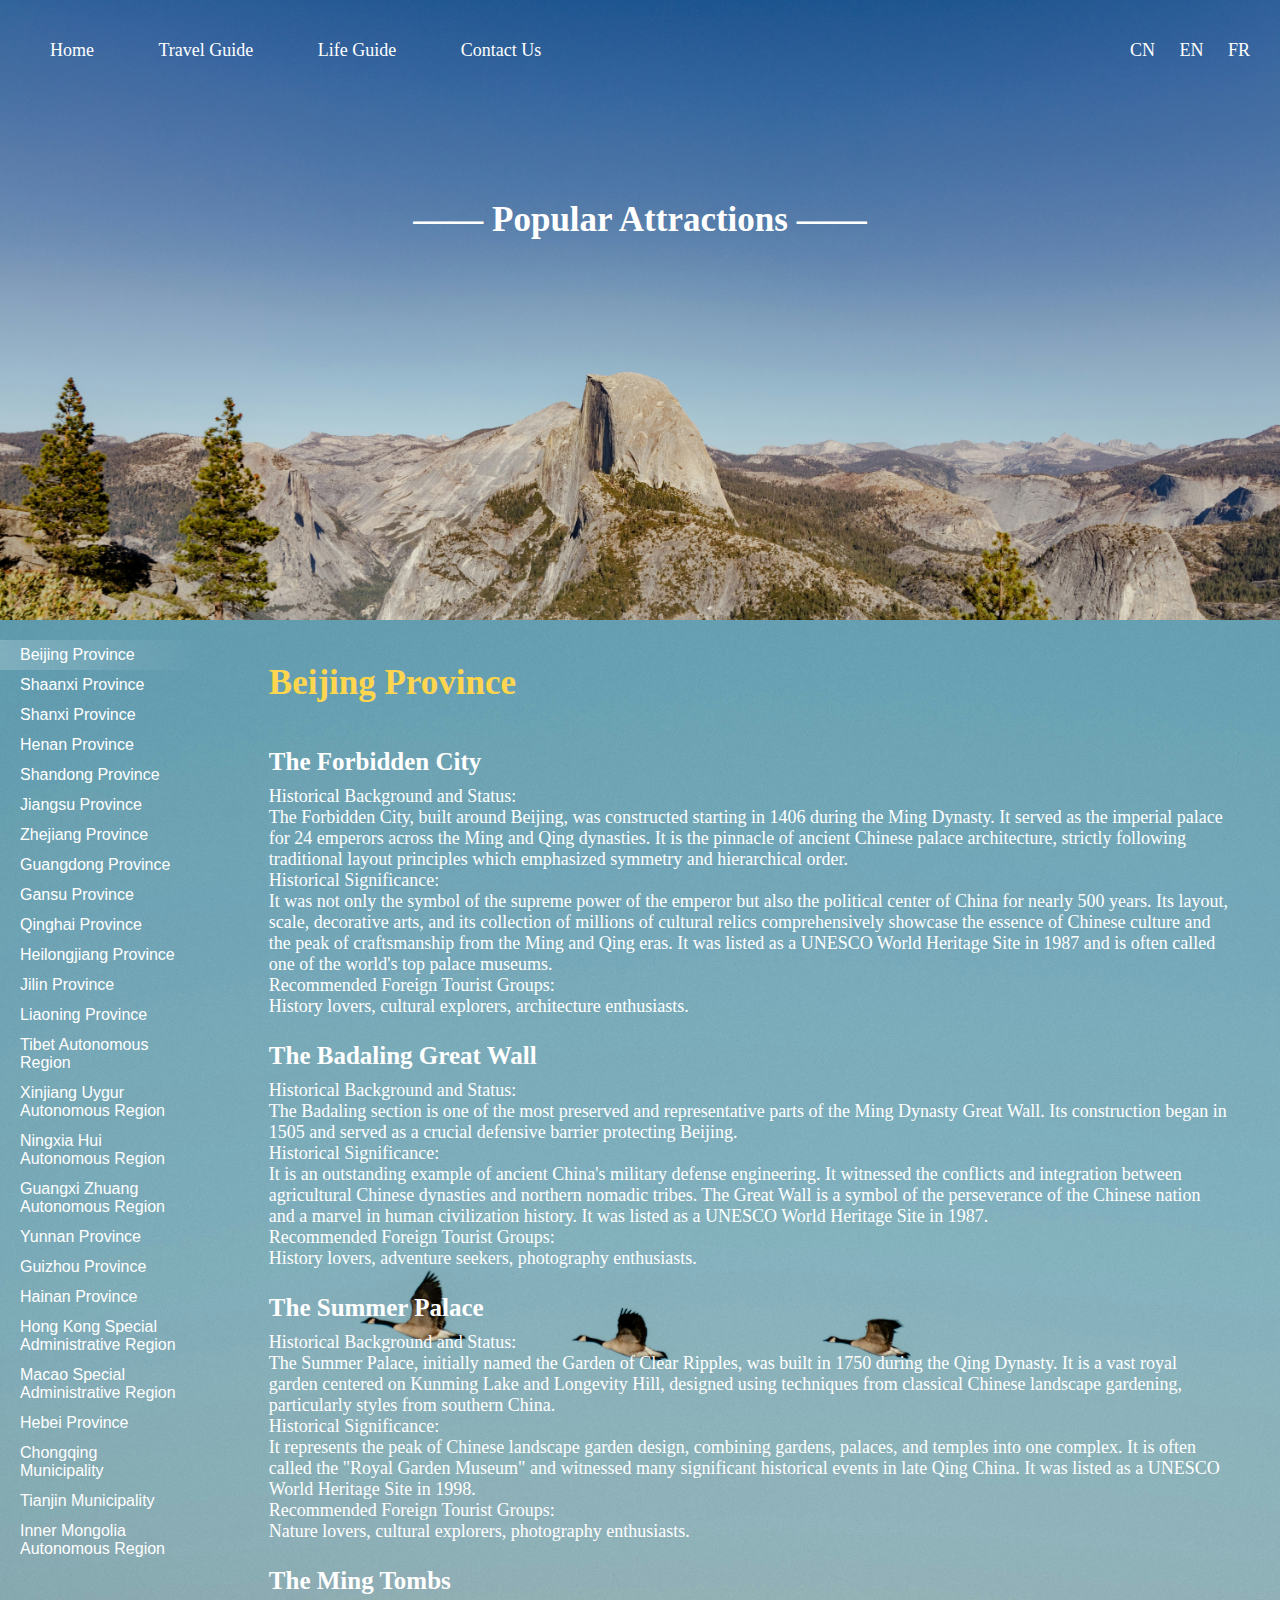
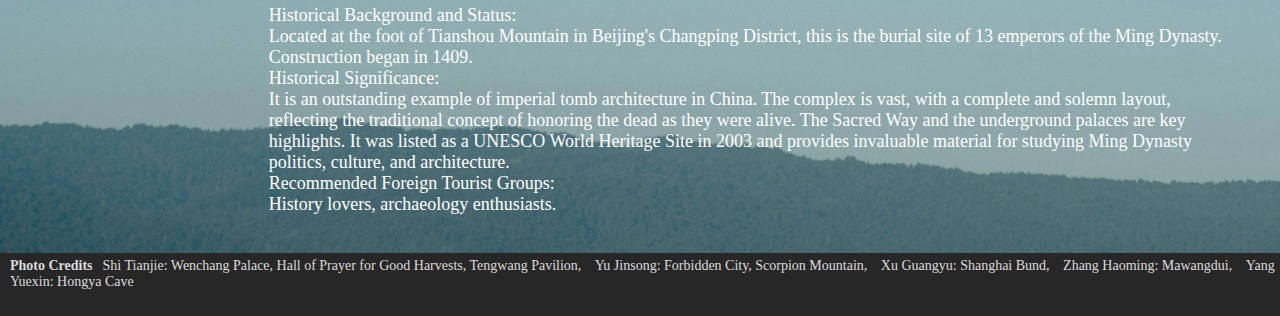
<file: travel_english.html>
<!DOCTYPE html>
<html lang="en">

<head>
    <meta charset="UTF-8">
    <meta name="viewport" content="width=device-width, initial-scale=1.0">
    <title>Travel Guide</title>
    <link rel="stylesheet" href="style.css">
</head>

<body>
    <div class="top" style="background-image: url(images/travel.jpg);">
        <header>
            <nav>
                <a href="index_english.html">Home</a>
                <a href="travel_english.html">Travel Guide</a>
                <a href="life_english.html">Life Guide</a>
                <a href="contact_english.html">Contact Us</a>
            </nav>
            <div class="lang">
                <a href="travel_chinese.html" class="cn">CN</a>
                <a href="travel_english.html" class="en">EN</a>
                <a href="travel_french.html" class="fr">FR</a>
            </div>
        </header>
        <h1>—— Popular Attractions ——</h1>
    </div>
    <div class="content" style="background-image: url(images/article1.jpg);">
        <div class="choose">
            <button style="font-size: 16px;" class="province-button active" data-target="#beijing">Beijing
                Province</button>
            <button style="font-size: 16px;" class="province-button" data-target="#shaanxi">Shaanxi Province</button>
            <button style="font-size: 16px;" class="province-button" data-target="#shanxi">Shanxi Province</button>
            <button style="font-size: 16px;" class="province-button" data-target="#henan">Henan Province</button>
            <button style="font-size: 16px;" class="province-button" data-target="#shandong">Shandong Province</button>
            <button style="font-size: 16px;" class="province-button" data-target="#jiangsu">Jiangsu Province</button>
            <button style="font-size: 16px;" class="province-button" data-target="#zhejiang">Zhejiang Province</button>
            <button style="font-size: 16px;" class="province-button" data-target="#guangdong">Guangdong
                Province</button>
            <button style="font-size: 16px;" class="province-button" data-target="#gansu">Gansu Province</button>
            <button style="font-size: 16px;" class="province-button" data-target="#qinghai">Qinghai Province</button>
            <button style="font-size: 16px;" class="province-button" data-target="#heilongjiang">Heilongjiang
                Province</button>
            <button style="font-size: 16px;" class="province-button" data-target="#jilin">Jilin Province</button>
            <button style="font-size: 16px;" class="province-button" data-target="#liaoning">Liaoning Province</button>
            <button style="font-size: 16px;" class="province-button" data-target="#xizang">Tibet Autonomous
                Region</button>
            <button style="font-size: 16px;" class="province-button" data-target="#xinjiang">Xinjiang Uygur Autonomous
                Region</button>
            <button style="font-size: 16px;" class="province-button" data-target="#ningxia">Ningxia Hui Autonomous
                Region</button>
            <button style="font-size: 16px;" class="province-button" data-target="#guangxi">Guangxi Zhuang Autonomous
                Region</button>
            <button style="font-size: 16px;" class="province-button" data-target="#yunnan">Yunnan Province</button>
            <button style="font-size: 16px;" class="province-button" data-target="#guizhou">Guizhou Province</button>
            <button style="font-size: 16px;" class="province-button" data-target="#hainan">Hainan Province</button>
            <button style="font-size: 16px;" class="province-button" data-target="#hongkong">Hong Kong Special
                Administrative Region</button>
            <button style="font-size: 16px;" class="province-button" data-target="#macao">Macao Special Administrative
                Region</button>
            <button style="font-size: 16px;" class="province-button" data-target="#hebei">Hebei Province</button>
            <button style="font-size: 16px;" class="province-button" data-target="#chongqing">Chongqing
                Municipality</button>
            <button style="font-size: 16px;" class="province-button" data-target="#tianjin">Tianjin
                Municipality</button>
            <button style="font-size: 16px;" class="province-button" data-target="#neimenggu">Inner Mongolia Autonomous
                Region</button>
        </div>
        <article>
            <div id="beijing" class="province-intro active">
                <h1>Beijing Province</h1>
                <p>
                <h3>The Forbidden City</h3>
                Historical Background and Status: <br />
                The Forbidden City, built around Beijing, was constructed starting in 1406 during the Ming Dynasty. It
                served as the imperial palace for 24 emperors across the Ming and Qing dynasties. It is the pinnacle of
                ancient Chinese palace architecture, strictly following traditional layout principles which emphasized
                symmetry and hierarchical order.
                <br />Historical Significance: <br />
                It was not only the symbol of the supreme power of the emperor but also the political center of China
                for nearly 500 years. Its layout, scale, decorative arts, and its collection of millions of cultural
                relics comprehensively showcase the essence of Chinese culture and the peak of craftsmanship from the
                Ming and Qing eras. It was listed as a UNESCO World Heritage Site in 1987 and is often called one of the
                world's top palace museums.
                <br />Recommended Foreign Tourist Groups: <br />
                History lovers, cultural explorers, architecture enthusiasts.
                </p>
                <p>
                <h3>The Badaling Great Wall</h3>
                Historical Background and Status: <br />
                The Badaling section is one of the most preserved and representative parts of the Ming Dynasty Great
                Wall. Its construction began in 1505 and served as a crucial defensive barrier protecting Beijing.
                <br />Historical Significance: <br />
                It is an outstanding example of ancient China's military defense engineering. It witnessed the conflicts
                and integration between agricultural Chinese dynasties and northern nomadic tribes. The Great Wall is a
                symbol of the perseverance of the Chinese nation and a marvel in human civilization history. It was
                listed as a UNESCO World Heritage Site in 1987.
                <br />Recommended Foreign Tourist Groups: <br />
                History lovers, adventure seekers, photography enthusiasts.
                </p>
                <p>
                <h3>The Summer Palace</h3>
                Historical Background and Status: <br />
                The Summer Palace, initially named the Garden of Clear Ripples, was built in 1750 during the Qing
                Dynasty. It is a vast royal garden centered on Kunming Lake and Longevity Hill, designed using
                techniques from classical Chinese landscape gardening, particularly styles from southern China.
                <br />Historical Significance: <br />
                It represents the peak of Chinese landscape garden design, combining gardens, palaces, and temples into
                one complex. It is often called the "Royal Garden Museum" and witnessed many significant historical
                events in late Qing China. It was listed as a UNESCO World Heritage Site in 1998.
                <br />Recommended Foreign Tourist Groups: <br />
                Nature lovers, cultural explorers, photography enthusiasts.
                </p>
                <p>
                <h3>The Ming Tombs</h3>
                Historical Background and Status: <br />
                Located at the foot of Tianshou Mountain in Beijing's Changping District, this is the burial site of 13
                emperors of the Ming Dynasty. Construction began in 1409.
                <br />Historical Significance: <br />
                It is an outstanding example of imperial tomb architecture in China. The complex is vast, with a
                complete and solemn layout, reflecting the traditional concept of honoring the dead as they were alive.
                The Sacred Way and the underground palaces are key highlights. It was listed as a UNESCO World Heritage
                Site in 2003 and provides invaluable material for studying Ming Dynasty politics, culture, and
                architecture.
                <br />Recommended Foreign Tourist Groups: <br />
                History lovers, archaeology enthusiasts.
                </p>
            </div>

            <div id="shaanxi" class="province-intro">
                <h1>Shaanxi Province</h1>
                <p>
                <h3>The Mausoleum of the First Qin Emperor and the Terracotta Army</h3>
                Historical Background and Status: <br />
                This is the tomb of Qin Shi Huang, the first emperor of a unified China. The Terracotta Army pits,
                containing thousands of life-sized soldiers and horses, were constructed between 246 and 208 BC. They
                represent the peak of Qin Dynasty military organization and sculptural art.
                <br />Historical Significance: <br />
                The Terracotta Army is often called the "Eighth Wonder of the World." It provides incredibly precious
                material for researching the military systems, weaponry, sculpture, and social structure of the Qin
                Dynasty, demonstrating the empire's immense power and highly organized system. It was listed as a UNESCO
                World Heritage Site in 1987.
                <br />Recommended Foreign Tourist Groups: <br />
                History lovers, archaeology enthusiasts, art lovers.
                </p>
                <p>
                <h3>Weiyang Palace Ruins (in Han Dynasty Chang'an City)</h3>
                Historical Background and Status: <br />
                Weiyang Palace, the core building of Han Dynasty Chang'an City, was constructed around 200 BC. It served
                as the political and administrative center for over 200 years during the Han Dynasty.
                <br />Historical Significance: <br />
                It was one of the largest palace complexes in the ancient world. Its layout influenced later feudal
                Chinese capital planning. As the eastern starting point of the Silk Road, it witnessed the power of the
                Western Han Dynasty and cultural exchanges between China and the outside world. It was listed as a
                UNESCO World Heritage Site in 2014 as part of the "Silk Roads: the Routes Network of Chang'an-Tianshan
                Corridor."
                <br />Recommended Foreign Tourist Groups: <br />
                History lovers, cultural explorers.
                </p>
                <p>
                <h3>Daming Palace National Heritage Park</h3>
                Historical Background and Status: <br />
                The Daming Palace was the largest of the three major palaces of the Tang Dynasty. Construction began in
                634 AD and it served as the political center and national symbol of the Tang Empire for nearly 300
                years.
                <br />Historical Significance: <br />
                It was the world's largest palace complex at its time, and its architectural style influenced palace
                construction in other East Asian countries. The site is a major carrier of Tang Dynasty culture,
                profoundly reflecting its glorious achievements and open, inclusive spirit.
                <br />Recommended Foreign Tourist Groups: <br />
                History lovers, architecture enthusiasts.
                </p>
            </div>

            <div id="shanxi" class="province-intro">
                <h1>Shanxi Province</h1>
                <p>
                <h3>Pingyao Ancient City</h3>
                Historical Background and Status: <br />
                Pingyao Ancient City was established during the Western Zhou Dynasty (c. 827-782 BC) and saw large-scale
                construction during the Ming and Qing dynasties. It is one of the best-preserved ancient Han Chinese
                cities.
                <br />Historical Significance: <br />
                The city exceptionally preserves the layout, architecture, and urban structure of a traditional Chinese
                Han Chinese city from the Ming and Qing periods, including residential buildings and historic financial
                institutions (like the Rishengchang Draft Bank). It was listed as a UNESCO World Heritage Site in 1997
                and testifies to the prosperity of ancient China's economy.
                <br />Recommended Foreign Tourist Groups: <br />
                Cultural explorers, history lovers.
                </p>
                <p>
                <h3>Yungang Grottoes</h3>
                Historical Background and Status: <br />
                The Yungang Grottoes were carved under imperial patronage starting around 469 AD during the Northern Wei
                Dynasty, taking about 70 years to complete. They represent the first large-scale state-sponsored project
                of Buddhist cave art after Buddhism's entry into central China.
                <br />Historical Significance: <br />
                They represent the highest achievement of Chinese Buddhist cave art in the 5th and 6th centuries. They
                are a historical witness to the blending of Eastern and Western cultures and the integration of diverse
                artistic styles. The statue styles combine Central Asian influences with Chinese characteristics. They
                were listed as a UNESCO World Heritage Site in 2001.
                <br />Recommended Foreign Tourist Groups: <br />
                Art lovers, spiritual/religious seekers.
                </p>
                <p>
                <h3>Mount Wutai</h3>
                Historical Background and Status: <br />
                Mount Wutai is one of the Four Sacred Buddhist Mountains in China, regarded as the bodhimaṇḍa (place of
                practice) of the bodhisattva Manjushri. Temple construction began as early as the 1st century AD, with
                continuous development through subsequent dynasties, forming a vast complex of ancient Buddhist temples.
                <br />Historical Significance: <br />
                It is notable for housing traditions from both Chinese and Tibetan Buddhism, witnessing the process of
                Buddhism's Sinicization and its interaction with local cultures. It was listed as a UNESCO World
                Heritage Site in 2009. Its ancient building complex is a living fossil of Chinese timberwork
                architecture.
                <br />Recommended Foreign Tourist Groups: <br />
                Spiritual/religious seekers, nature lovers.
                </p>
                <p>
                <h3>Yingxian Wooden Pagoda (Sakyamuni Pagoda of Fogong Temple)</h3>
                Historical Background and Status: <br />
                Built in 1056 AD during the Liao Dynasty, it is the oldest and tallest existing all-wooden pagoda in the
                world, standing at 67.31 meters tall.
                <br />Historical Significance: <br />
                It is known as a "Museum of Dougong" (the complex bracketing system unique to Chinese architecture). The
                entire structure uses 54 different types of dougong. Its exquisite structure has withstood centuries of
                winds and earthquakes, representing the highest achievement of ancient Chinese wooden architecture. It
                is a precious relic for studying ancient engineering mechanics and aesthetics.
                <br />Recommended Foreign Tourist Groups: <br />
                Architecture enthusiasts, engineering enthusiasts.
                </p>
            </div>
            <div id="henan" class="province-intro">
                <h1>Henan Province</h1>
                <p>
                <h3>Longmen Grottoes</h3>
                Historical Background and Status: <br />
                The carving of the Longmen Grottoes began around 493 AD during the Northern Wei Dynasty and continued
                for over 400 years. There are now more than 2,300 caves and niches housing over 110,000 Buddhist
                statues.
                <br />Historical Significance: <br />
                They represent the peak of Chinese stone carving art. The style of the statues evolved from the earlier
                "elegant and lean" figures of the Northern Wei to the fuller, more realistic Tang Dynasty style, clearly
                showing the process of Buddhist art's Sinicization. They were listed as a UNESCO World Heritage Site in
                2000 and are an important carrier of cultural exchange between East and West.
                <br />Recommended Foreign Tourist Groups: <br />
                Art lovers, spiritual/religious seekers.
                </p>
                <p>
                <h3>Shaolin Temple</h3>
                Historical Background and Status: <br />
                Founded in 495 AD during the Northern Wei Dynasty, it is famous for being the place where the Indian
                monk Bodhidharma meditated and where Chan (Zen) Buddhism originated. It is also the cradle of Shaolin
                Kung Fu.
                <br />Historical Significance: <br />
                It is the birthplace of Chinese Chan Buddhism and Shaolin martial arts. The saying "All martial arts
                under heaven originated from Shaolin" highlights its influence. The temple's pagoda forest contains the
                tombs of eminent monks throughout history. Shaolin Temple is an important symbol of Buddhism's
                integration into Chinese culture and a globally recognized cultural icon.
                <br />Recommended Foreign Tourist Groups: <br />
                Spiritual/religious seekers, cultural explorers, martial arts enthusiasts.
                </p>
                <p>
                <h3>Yinxu (Yin Ruins)</h3>
                Historical Background and Status: <br />
                Yinxu is the site of the last capital of the Shang Dynasty (c. 1300–1046 BC), located in Anyang City. It
                is the first capital site in Chinese history confirmed by both historical records and archaeological
                evidence.
                <br />Historical Significance: <br />
                The excavation of Yinxu confirmed the existence of the Shang Dynasty. The oracle bone inscriptions
                discovered there are the earliest known mature Chinese writing. The site reveals the brilliant bronze
                civilization and social structure of the Shang Dynasty and is considered a crucial starting point for
                the study of ancient Chinese civilization. It was listed as a UNESCO World Heritage Site in 2006.
                <br />Recommended Foreign Tourist Groups: <br />
                History lovers, archaeology enthusiasts.
                </p>
                <p>
                <h3>White Horse Temple (Baima Si)</h3>
                Historical Background and Status: <br />
                Established in 68 AD, this is the first Buddhist temple built by the imperial court after Buddhism was
                introduced to China. It is revered as the "cradle of Chinese Buddhism."
                <br />Historical Significance: <br />
                Its establishment marks the formal introduction of Buddhism into China, which profoundly influenced
                Chinese culture, philosophy, and art. The temple compound contains buildings from the Yuan, Ming, and
                Qing dynasties, making it a holy site for studying the history of Chinese Buddhism and cultural
                exchange.
                <br />Recommended Foreign Tourist Groups: <br />
                Spiritual/religious seekers, history lovers.
                </p>
            </div>

            <div id="shandong" class="province-intro">
                <h1>Shandong Province</h1>
                <p>
                <h3>Temple and Cemetery of Confucius and the Kong Family Mansion in Qufu</h3>
                Historical Background and Status: <br />
                The "Three Confucian Sites" in Qufu are the Temple of Confucius (built 478 BC), the Kong Family Mansion
                (residence of his descendants), and the Cemetery of Confucius (Kong Lin). They form a complex
                commemorating Confucius, the great philosopher and educator.
                <br />Historical Significance: <br />
                The philosophical system founded by Confucius became the orthodox doctrine of Chinese feudal society for
                over 2,000 years. The "Three Sites" are the cornerstone and symbol of Chinese Confucian culture. Their
                existence and development themselves represent a history of the rise and influence of Confucian thought.
                They were listed as a UNESCO World Heritage Site in 1994.
                <br />Recommended Foreign Tourist Groups: <br />
                Culture lovers, history lovers.
                </p>
                <p>
                <h3>Mount Tai</h3>
                Historical Background and Status: <br />
                Mount Tai has been considered the most sacred of China's Five Great Mountains since ancient times, a
                place where emperors performed Fengshan ceremonies to worship heaven and earth. It has immense natural
                and cultural significance.
                <br />Historical Significance: <br />
                Mount Tai is a spiritual symbol of the Chinese nation, embodying the concept of "harmony between man and
                nature." Its majestic landscape incorporates countless historical relics, stone inscriptions, and
                temples, forming a natural museum of history and art. It was listed as a UNESCO World Heritage Site
                (Mixed Cultural and Natural) in 1987.
                <br />Recommended Foreign Tourist Groups: <br />
                Nature lovers, spiritual/religious seekers, photography enthusiasts.
                </p>
                <p>
                <h3>Mount Lao (Laoshan)</h3>
                Historical Background and Status: <br />
                Mount Lao is a famous coastal mountain, known as the "Number One Mountain on the Sea." As a sacred
                Taoist mountain, its Taoist history can be traced back to the Western Han Dynasty, flourishing during
                the Tang, Song, Ming, and Qing dynasties.
                <br />Historical Significance: <br />
                It is a key center of the Quanzhen School of Taoism. Temples like Taiqing Palace have long histories,
                witnessing the spread and development of Taoism in the coastal region. Its unique landscape where
                mountains meet the sea has nurtured a rich Taoist culture and legends, such as those about the "Mount
                Lao Taoist Priests."
                <br />Recommended Foreign Tourist Groups: <br />
                Spiritual/religious seekers, nature lovers.
                </p>
                <p>
                <h3>The Site of Ancient Qi State Capital</h3>
                Historical Background and Status: <br />
                This was the capital city of the ancient Qi State, one of the most powerful states during the Spring and
                Autumn and Warring States periods. It served as the capital for over 800 years and was a major
                political, economic, and cultural center in eastern China.
                <br />Historical Significance: <br />
                The site is large and well-preserved, with discovered remains of city walls, palaces, and handicraft
                workshops. It is a primary source for researching Qi culture, early Chinese urban history, and social
                structures, witnessing the glory and sophistication of the Qi State.
                <br />Recommended Foreign Tourist Groups: <br />
                History lovers, archaeology enthusiasts.
                </p>
            </div>

            <div id="jiangsu" class="province-intro">
                <h1>Jiangsu Province</h1>
                <p>
                <h3>Classical Gardens of Suzhou</h3>
                Historical Background and Status: <br />
                Suzhou's classical gardens began in the Spring and Autumn period, developed during the Tang and Song,
                and reached their zenith in the Ming and Qing dynasties. Existing gardens like the Humble
                Administrator's Garden and the Lingering Garden are masterpieces from this later period and are
                outstanding representatives of Chinese classical garden design.
                <br />Historical Significance: <br />
                These gardens are renowned for their exquisite design, which artfully incorporates ponds, rockeries,
                plants, and pavilions to create miniature idealized landscapes. They blend natural beauty with literary
                and artistic conception, achieving the artistic ideal of "crafted by man, yet seeming born of nature."
                They were collectively listed as a UNESCO World Heritage Site in 1997, representing the highest
                achievement of Chinese classical garden art.
                <br />Recommended Foreign Tourist Groups: <br />
                Architecture enthusiasts, nature lovers, culture lovers.
                </p>
                <p>
                <h3>Nanjing Confucius Temple (Fuzimiao) Area</h3>
                Historical Background and Status: <br />
                The Nanjing Confucius Temple was first built in 1034 AD during the Song Dynasty. It developed into a
                vibrant cultural and commercial center in Jiangnan (south of the Yangtze River), comprising the temple
                itself, the Imperial Examination Halls (Jiangnan Gongyuan), and Xuehai (a learning center).
                <br />Historical Significance: <br />
                It was not only a center for Confucian culture but also housed the largest imperial examination compound
                in ancient China. At its peak, it could accommodate over 20,000 candidates taking exams simultaneously.
                It stands as a major historical landmark witnessing China's imperial examination system.
                <br />Recommended Foreign Tourist Groups: <br />
                Culture lovers, history lovers.
                </p>
                <p>
                <h3>Xiaoling Tomb (Ming Dynasty)</h3>
                Historical Background and Status: <br />
                The Ming Xiaoling Tomb is the burial place of the Hongwu Emperor, founder of the Ming Dynasty, and his
                empress. Construction began in 1381 and is located at the foot of Purple Gold Mountain in Nanjing.
                <br />Historical Significance: <br />
                As the inaugural mausoleum of the Ming Dynasty, it established the basic design and layout for
                subsequent Ming and Qing imperial tombs. Its Sacred Way (spirit road) and burial mound are key features.
                It was listed as a UNESCO World Heritage Site in 2003 as part of the "Imperial Tombs of the Ming and
                Qing Dynasties," representing a milestone in ancient Chinese tomb architecture.
                <br />Recommended Foreign Tourist Groups: <br />
                History lovers, architecture enthusiasts.
                </p>
                <p>
                <h3>Sun Yat-sen Mausoleum</h3>
                Historical Background and Status: <br />
                The Sun Yat-sen Mausoleum is the tomb of Dr. Sun Yat-sen, the founding father of Republican China.
                Construction started in 1926 and was completed in 1929. It is situated on the southern slope of Purple
                Gold Mountain in Nanjing.
                <br />Historical Significance: <br />
                It is a classic example of modern Chinese architectural design. The overall layout is shaped like a
                bell, symbolizing Dr. Sun's call for "awakening the masses and revitalizing the nation." It is a sacred
                site of remembrance for Chinese people worldwide, honoring his revolutionary spirit and ideals.
                <br />Recommended Foreign Tourist Groups: <br />
                History lovers, architecture enthusiasts.
                </p>
                <p>
                <h3>Jinshan Temple</h3>
                Historical Background and Status: <br />
                Jinshan Temple was first built during the Eastern Jin Dynasty (c. 4th century AD), boasting over 1,600
                years of history. It is a famous Buddhist temple in China, situated on Jinshan (Golden Hill) in
                Zhenjiang.
                <br />Historical Significance: <br />
                The temple is built directly into the hillside, with halls and pavilions interconnected in a unique and
                striking manner. It is a significant monastery in Chinese Buddhist history and is famously associated
                with the legend of the "White Snake" and the "Flooding of Jinshan Temple," representing the fusion of
                Buddhist culture and Chinese folk literature.
                <br />Recommended Foreign Tourist Groups: <br />
                Spiritual/religious seekers, cultural explorers.
                </p>
            </div>

            <div id="zhejiang" class="province-intro">
                <h1>Zhejiang Province</h1>
                <p>
                <h3>West Lake Cultural Landscape of Hangzhou</h3>
                Historical Background and Status: <br />
                West Lake's landscape was developed over centuries, notably by famous poets like Bai Juyi and Su Shi
                during the Tang and Song dynasties. It formed the classic "Ten Scenes of West Lake" layout, making it
                China's most influential cultural landscape.
                <br />Historical Significance: <br />
                West Lake is a masterpiece of Chinese landscape design, embodying the idealized aesthetic fusion between
                humans and nature that has been celebrated by Chinese literati for a millennium. It was listed as a
                UNESCO World Heritage Site in 2011 and is an outstanding example of a harmonious cultural landscape.
                <br />Recommended Foreign Tourist Groups: <br />
                Nature lovers, cultural explorers, photography enthusiasts.
                </p>
                <p>
                <h3>Archaeological Ruins of Liangzhu City</h3>
                Historical Background and Status: <br />
                These ruins date from 3300–2300 BC. They are the ruins of a late Neolithic regional capital city
                discovered in the Lower Yangtze River Basin.
                <br />Historical Significance: <br />
                The vast city ruins, with their complex water management system, socially stratified cemeteries, and
                exquisite jade artifacts, reveal the social organization of an early state-level society. It was listed
                as a UNESCO World Heritage Site in 2019, providing concrete evidence for Chinese civilization of five
                thousand years.
                <br />Recommended Foreign Tourist Groups: <br />
                History lovers, archaeology enthusiasts.
                </p>
                <p>
                <h3>Ningbo Tianyi Pavilion</h3>
                Historical Background and Status: <br />
                Tianyi Pavilion was built in the mid-16th century (c. 1560s) during the Ming Dynasty. It is the oldest
                existing private library building in China and one of the oldest surviving libraries in Asia.
                <br />Historical Significance: <br />
                It houses a large collection of precious ancient books and manuscripts. Its name, meaning "Unity with
                Heaven," reflects its unique fire-prevention design philosophy. Tianyi Pavilion is a symbol of Chinese
                book-collecting culture, witnessing the dedication and wisdom of ancient Chinese scholars in preserving
                cultural heritage.
                <br />Recommended Foreign Tourist Groups: <br />
                Cultural explorers, history lovers.
                </p>
                <p>
                <h3>Shaoxing Luxun Former Residence</h3>
                Historical Background and Status: <br />
                This is the birthplace and childhood home of Lu Xun (Zhou Shuren), a towering figure in modern Chinese
                literature, thought, and revolution. It preserves historical buildings from the late Qing and early
                Republican era, including the Zhou Family Compound and the "Hundred-Plant-Garden."
                <br />Historical Significance: <br />
                This place was the source of inspiration for many of Lu Xun's literary works, with many scenes from his
                stories based here. It is not only a memorial to Lu Xun but also an important window for understanding
                China's modern cultural transformation and intellectual enlightenment.
                <br />Recommended Foreign Tourist Groups: <br />
                Literature lovers, history lovers.
                </p>
                <p>
                <h3>Hemudu Site</h3>
                Historical Background and Status: <br />
                Discovered in 1973, the Hemudu Site dates from 5000–3500 BC. It is a representative site of the early
                Neolithic period in southern China.
                <br />Historical Significance: <br />
                The site yielded extensive remains of cultivated rice, providing crucial evidence that the Lower Yangtze
                region was one of the origins of rice agriculture in the world. Its discoveries of pile-dwellings (stilt
                houses), and unique pottery, bone, and wooden tools shed light on the early civilizations of southern
                China.
                <br />Recommended Foreign Tourist Groups: <br />
                History lovers, archaeology enthusiasts.
                </p>
            </div>

            <div id="guangdong" class="province-intro">
                <h1>Guangdong Province</h1>
                <p>
                <h3>Guangzhou Sun Yat-sen Memorial Hall</h3>
                Historical Background and Status: <br />
                This Memorial Hall was built to commemorate Dr. Sun Yat-sen. Construction was completed in 1931. It is
                located at the southern foot of Yuexiu Mountain in Guangzhou and is one of the city's landmark
                buildings.
                <br />Historical Significance: <br />
                It is an outstanding example of modern Chinese architecture that blends traditional Chinese palace style
                with modern structural techniques. It embodies an architectural philosophy of inheriting tradition while
                innovating. It is an important venue for Chinese people worldwide to remember Dr. Sun Yat-sen.
                <br />Recommended Foreign Tourist Groups: <br />
                History lovers, architecture enthusiasts.
                </p>
                <p>
                <h3>Nanyue Palace Museum</h3>
                Historical Background and Status: <br />
                The ruins of the Palace of the King of Nanyue include the ruins of the palace and the garden of the
                Nanyue Kingdom and the ruins of the well. It is the site where the king of Nanyue, Zhao Tuo, built the
                palace in 203 BC.
                <br />Historical Significance: <br />
                It is the first stone garden site discovered in Lingnan, and is praised as "the essence of the
                historical and cultural city of Guangzhou". It provides extremely precious physical materials for the
                study of the history, culture, architecture and foreign exchanges in Lingnan during the Qin and Han
                dynasties.
                <br />Recommended Foreign Tourist Groups: <br />
                History lovers, archaeology enthusiasts.
                </p>
                <p>
                <h3>Meiguan Ancient Road</h3>
                Historical Background and Status: <br />
                The Meiguan Ancient Road, excavated in 716 AD under the supervision of the famous prime minister Zhang
                Jiuling, was a vital link between Jiangxi and Guangdong provinces and a link between the historical
                "Maritime Silk Road" and "Land Silk Road".
                <br />Historical Significance: <br />
                For thousands of years, countless merchants, immigrants and literati have traveled north and south along
                this ancient road, greatly promoting the economic and cultural exchanges between Lingnan and the Central
                Plains, and it is an important witness to the development history of Lingnan and the history of ethnic
                integration.
                <br />Recommended Foreign Tourist Groups: <br />
                History lovers, hiking enthusiasts.
                </p>
                <p>
                <h3>Site of the Huangpu Military Academy</h3>
                Historical Background and Status: <br />
                Founded in 1924 by Dr. Sun Yat-sen, the Whampoa Military Academy was the first military school in modern
                Chinese history to train cadres of revolutionary armies, and trained a large number of military and
                political talents for the Kuomintang and the Communist Party.
                <br />Historical Significance: <br />
                It is hailed as the "cradle of China's generals," where teachers and students achieved remarkable
                military feats in the Eastern Expedition, Northern Expedition, and the War of Resistance Against Japan.
                The former site of the military academy stands as a significant witness to the First KMT-CCP Cooperation
                and has had a profound impact on China's modern history and military history.
                <br />Recommended Foreign Tourist Groups: <br />
                History lovers, military enthusiasts.
                </p>
            </div>
            <div id="gansu" class="province-intro">
                <h1>Gansu Province</h1>
                <p>
                <h3>Mogao Grottoes</h3>
                Historical Background and Status: <br />
                Known as the Thousand Buddha Caves, Mogao Grottoes were first built in 366 AD during the Former Qin
                Dynasty of the Sixteen Kingdoms period. After a millennium of construction, they formed a
                1,680-meter-long grotto complex with 735 caves, 45,000 square meters of murals, and 2,415 clay-colored
                sculptures.
                <br />Historical Significance: <br />
                As the world's largest and most culturally rich Buddhist art sanctuary, it stands as a testament to
                cultural exchanges and civilizational dialogues along the Silk Road. The murals and sculptures
                demonstrate the Sinicization of Buddhist art. The discovery of the Library Cave in 1900 yielded over
                50,000 artifacts, giving birth to Dunhuang Studies. It was listed as a UNESCO World Heritage Site in
                1987.
                <br />Recommended Foreign Tourist Groups: <br />
                Art lovers, religious seekers, history lovers.
                </p>
                <p>
                <h3>Jiayuguan Pass</h3>
                Historical Background and Status: <br />
                Jiayuguan was built in 1372 under General Feng Sheng, was the western end of the Great Wall during the
                Ming Dynasty and was known as the "first great pass under heaven".
                <br />Historical Significance: <br />
                It was a key transportation hub on the ancient Silk Road and the best-preserved and largest military
                pass along the Great Wall. The layout is rigorous, and the architecture is exquisite, reflecting the
                superb military defense architectural art of the Ming Dynasty. It is an important physical material for
                studying ancient military history and frontier history.
                <br />Recommended Foreign Tourist Groups: <br />
                History lovers, architecture lovers.
                </p>
            </div>

            <div id="qinghai" class="province-intro">
                <h1>Qinghai Province</h1>
                <p>
                <h3>Hot Spring Cemetery</h3>
                Historical Background and Status: <br />
                The hot water tomb group, located in Dulan County, is an early Tang Dynasty Tibetan burial group with a
                history of more than 1,300 years. The largest tomb, "Xue Wei No.1 Tomb", is known as the "Nine-layered
                Demon Tower".
                <br />Historical Significance: <br />
                As a key site along the Qinghai Route of the Silk Road, this location yielded a wealth of artifacts
                including silk textiles and gold-silver objects, which attest to cultural exchanges between the Tibetan
                Empire and the Central Plains and Central Asia. The tomb's architectural style blends Tibetan and
                Chinese characteristics, providing invaluable insights into Tang Dynasty Tibetan social structures.
                <br />Recommended Foreign Tourist Groups: <br />
                Archaeology enthusiasts, history enthusiasts.
                </p>
                <p>
                <h3>Qutan Temple</h3>
                Historical Background and Status: <br />
                Qutan Temple was originally built in 1392 during the 25th year of the Hongwu reign of the Ming Dynasty.
                It was a Tibetan Buddhist temple whose name was granted by Zhu Yuanzhang and expanded by successive Ming
                emperors.
                <br />Historical Significance: <br />
                As a quintessential example of Ming Dynasty official architectural complexes in the Qinghai-Tibet
                region, Qutan Monastery preserves remarkably well-preserved Ming-era murals and structures of
                exceptional artistic value. Serving as a vital testament to the Ming Dynasty's governance of the
                northwestern frontier, this monastery exemplifies the central government's supportive policies toward
                Tibetan Buddhism and stands as a paradigm of cultural integration between Han Chinese and Tibetan
                communities.
                <br />Recommended Foreign Tourist Groups: <br />
                Religious seekers, art lovers.
                </p>
                <p>
                <h3>The Ancient City of Xihai County</h3>
                Historical Background and Status: <br />
                The ancient city of Xihai County was founded in the fourth year of Yuanshi of Emperor Ping of the
                Western Han Dynasty (AD 4). It was the first administrative center of the Han Dynasty in the Qinghai
                Lake area and an important hub of the Qinghai Road of the Silk Road.
                <br />Historical Significance: <br />
                This site stands as the earliest tangible evidence of the Central Plains dynasties' effective governance
                in Qinghai, documenting the Han Dynasty's pioneering efforts in developing western frontier regions. The
                discovery of crucial artifacts including the "Xihai Commandery Tiger Talisman Stone Casket" at the
                ancient city ruins provides invaluable material evidence for studying Han Dynasty frontier history and
                the Silk Road.
                <br />Recommended Foreign Tourist Groups: <br />
                History lovers, archaeology lovers.
                </p>
            </div>

            <div id="heilongjiang" class="province-intro">
                <h1>Heilongjiang Province</h1>
                <p>
                <h3>Shangjing Longquanfu Site of Bohai Kingdom</h3>
                Historical Background and Status: <br />
                The Shangjing Longquanfu Site is the capital of the Bohai Kingdom (698-926 AD) during the Tang Dynasty,
                built in the 8th century. It is an important ancient capital site in Northeast Asia.
                <br />Historical Significance: <br />
                As the capital of the Bohai Kingdom, a Tang Dynasty tributary state, it witnessed the Tang Dynasty's
                effective jurisdiction over Northeast China and the formation process of the pluralistic and integrated
                Chinese nation. Its urban layout imitates Tang Chang'an City, making it an important site for studying
                Tang Dynasty frontier history and the history of ancient urban development in Northeast Asia, known as
                the "Chang'an City of Northeast Asia".
                <br />Recommended Foreign Tourist Groups: <br />
                History lovers, archaeology enthusiasts.
                </p>
                <p>
                <h3>St. Sophia Cathedral</h3>
                Historical Background and Status: <br />
                St. Sophia Cathedral was first built in 1907 during the Qing Dynasty. It is the largest Orthodox church
                in the Far East, originally built as a military church for the Fourth Infantry Division of the Russian
                Transbaikal Army.
                <br />Historical Significance: <br />
                It is a historical witness to the construction of the Chinese Eastern Railway, recording the development
                of Harbin as an international commercial port. The church architecture combines Byzantine style and
                Russian traditional architectural features, serving as an important physical carrier of cultural
                exchange between East and West in the early 20th century. It now serves as the Harbin Architectural Art
                Museum.
                <br />Recommended Foreign Tourist Groups: <br />
                Architecture enthusiasts, history lovers.
                </p>
                <p>
                <h3>Aihui Ancient City</h3>
                Historical Background and Status: <br />
                Aihui Ancient City was first built in 1684 during the Qing Dynasty. It was a military stronghold and
                administrative center in the Heilongjiang River basin during the Qing Dynasty, and also the signing
                place of the "Aihui Treaty".
                <br />Historical Significance: <br />
                It is an important witness to the Qing Dynasty's management of the northeastern frontier, recording the
                history of the Chinese nation's development and construction of the Heilongjiang River basin. The "Aihui
                Treaty" was signed here in 1858, making it an important landmark in modern Chinese history, witnessing
                the humiliation and resistance of modern China, with important patriotic education significance.
                <br />Recommended Foreign Tourist Groups: <br />
                History lovers.
                </p>
            </div>

            <div id="jilin" class="province-intro">
                <h1>Jilin Province</h1>
                <p>
                <h3>Museum of the Imperial Palace of the Manchu State</h3>
                Historical Background and Status: <br />
                The Imperial Palace of the Manchu State is the palace site where the last emperor of the Qing Dynasty,
                Aisin Gioro Puyi, served as the puppet emperor of the Manchukuo. Construction began in 1932, covering an
                area of 137,000 square meters.
                <br />Historical Significance: <br />
                It is a historical witness to the Japanese imperialist military invasion of Northeast China and the
                implementation of fascist colonial rule. The palace architecture style is a mixture of Chinese and
                Western, reflecting the particularity of the puppet regime. As a patriotic education base, it warns
                future generations not to forget national humiliation and has important historical education value.
                <br />Recommended Foreign Tourist Groups: <br />
                History lovers.
                </p>
                <p>
                <h3>Yehe Ancient City</h3>
                Historical Background and Status: <br />
                Yehe Ancient City was first built in the mid-Ming Dynasty. It was the royal city of the Yehe tribe of
                the Haisi Jurchens, reaching its peak during the Wanli period of the Ming Dynasty. Empress Xiaoci Gao,
                the empress of Qing Taizu Nurhaci, was born here.
                <br />Historical Significance: <br />
                It is one of the important birthplaces of the Manchu community, witnessing the unification of the
                Jurchen tribes and the historical process of Manchu formation. The ancient city site is relatively well
                preserved, providing important physical materials for understanding the ethnic history of the
                northeastern frontier in the Ming Dynasty and the pre-Qing history, holding a special position in the
                development history of the Manchu people.
                <br />Recommended Foreign Tourist Groups: <br />
                History lovers, cultural explorers.
                </p>
            </div>

            <div id="liaoning" class="province-intro">
                <h1>Liaoning Province</h1>
                <p>
                <h3>Shenyang Imperial Palace</h3>
                Historical Background and Status: <br />
                Shenyang Imperial Palace was built in 1625. It was built and used by Qing Taizu Nurhaci and Qing Taizong
                Huangtaiji. After the Qing Dynasty entered the pass, it became the palace of the secondary capital.
                <br />Historical Significance: <br />
                It is one of the two complete ancient palace architectural complexes existing in China, featuring
                distinct Manchu characteristics and Northeastern regional styles. Its architectural layout retains
                traces of the tent palace system, with a "palace high, hall low" architectural style different from that
                of the Forbidden City in Beijing. It was listed as a World Cultural Heritage site in 2004 as part of the
                expansion project for the Ming and Qing imperial palaces.
                <br />Recommended Foreign Tourist Groups: <br />
                History lovers, architecture enthusiasts.
                </p>
                <p>
                <h3>San Yan Longcheng Ruins</h3>
                Historical Background and Status: <br />
                The San Yan Longcheng site, located in Chaoyang City, was the capital of the three dynasties of Former
                Yan, Later Yan and Northern Yan during the Sixteen Kingdoms period. As the capital of the three Yan
                dynasties, it lasted for a century (341-436 AD).
                <br />Historical Significance: <br />
                As one of the earliest capital ruins in Northeast China, this site has witnessed the rise and fall of
                three regional regimes established by the Murong Xianbei. The discovery of important relics such as the
                "Northern Yan Feng Sufu Tomb" provides invaluable materials for understanding the historical culture of
                the Three Yan period, making it a crucial site for studying Xianbei history and the ethnic history of
                Northeast China.
                <br />Recommended Foreign Tourist Groups: <br />
                History lovers, archaeology enthusiasts.
                </p>
                <p>
                <h3>Great Wall at Jiumenkou</h3>
                Historical Background and Status: <br />
                The Great Wall at Jiumenkou was first built in the Northern Qi Dynasty and expanded in 1381. It is known
                as the "Water Great Wall" because it spans the Jiujiang River and has nine water gates under the bridge.
                <br />Historical Significance: <br />
                It is the only section of the Great Wall that is a water wall, with its unique "bridge city" structure
                and complete defensive system being extremely rare in the architectural history of China's Great Wall.
                In 2002, it was listed as a World Cultural Heritage site as an important part of the Great Wall, serving
                as an important example for studying ancient military defense engineering.
                <br />Recommended Foreign Tourist Groups: <br />
                History lovers, architecture lovers.
                </p>
                <p>
                <h3>Former Russo-Japanese Prison in Lushun</h3>
                Historical Background and Status: <br />
                The Russo-Japanese prison in Lushun was built between 1902 and 1904. It was originally built by the
                Russian Empire and later expanded by Japan, becoming one of the largest prisons in the East at that
                time.
                <br />Historical Significance: <br />
                It is an important evidence of the imperialist powers' invasion of China and crimes against humanity,
                having imprisoned numerous anti-Japanese patriots and civilians from China, Korea, Russia, and other
                countries. The former prison site is well-preserved, serving as a warning to future generations to
                remember the humiliating history of modern China, and is an important patriotic education base.
                <br />Recommended Foreign Tourist Groups: <br />
                History lovers.
                </p>
            </div>

            <div id="xizang" class="province-intro">
                <h1>Tibet Autonomous Region</h1>
                <p>
                <h3>Potala Palace</h3>
                Historical Background and Status: <br />
                The Potala Palace was initially constructed in the 7th century during the reign of Songtsen Gampo of the
                Tibetan Empire, and later rebuilt in the 17th century by the Fifth Dalai Lama, becoming the winter
                residence of successive Dalai Lamas and the political and religious center of Tibet. This magnificent
                architectural complex is built along the mountain, with its main structures divided into the White
                Palace and the Red Palace, comprising thousands of rooms.
                <br />Historical Significance: <br />
                The Potala Palace is a sacred site of Tibetan Buddhism and the highest symbol of Tibetan power, with its
                architectural achievements reaching the pinnacle of Tibetan architecture. The palace houses a vast
                collection of rare cultural relics, including Buddha statues, murals, scriptures, ritual objects, as
                well as golden books and seals bestowed by emperors of the Ming and Qing dynasties. As the world's
                highest-altitude and largest palace-fortress complex, it perfectly integrates the functions of a palace,
                fortress, and monastery, serving as a "living fossil" for studying Tibetan history, art, religion, and
                culture. In 1994, it was inscribed on the UNESCO World Heritage List, witnessing the thousand-year close
                relationship between Tibet and the Central Plains dynasties.
                <br />Recommended Foreign Tourist Groups: <br />
                Religious seekers, cultural explorers, architecture enthusiasts.
                </p>
                <p>
                <h3>Jokhang Temple</h3>
                Historical Background and Status: <br />
                The Jokhang Temple was first constructed in the mid-7th century AD by Songtsen Gampo. The temple
                architecture combines Tibetan, Tang, Nepali and Indian architectural styles.
                <br />Historical Significance: <br />
                The Jokhang Temple is the most magnificent surviving Tibetan-style architecture from the Tubo period in
                Tibet. The temple houses a large number of precious cultural relics, the most famous of which is the
                12-year-old life-size statue of Sakyamuni. The "Tang-Tubo Alliance Stele" in front of the temple
                witnesses the history of unity and friendship between the Han and Tibetan ethnic groups. As the center
                of Buddhist activities in Tibet, the Jokhang Temple, along with the prayer path and Barkhor Street
                formed around it, constitutes the core of Lhasa's ancient city. In 2000, it was listed as a World
                Cultural Heritage site as an extension of the Potala Palace.
                <br />Recommended Foreign Tourist Groups: <br />
                Religious seekers, cultural explorers.
                </p>
                <p>
                <h3>Ruins of the Guge Kingdom</h3>
                Historical Background and Status: <br />
                The ruins of the Guge Kingdom, located in Zada County of Ngari Prefecture, were established in the early
                10th century AD. Founded by descendants of the Tibetan royal family, this local regime ruled for over
                700 years. Covering approximately 720,000 square meters, the site features various architectural remains
                including palaces, temples, residential dwellings, and fortresses.
                <br />Historical Significance: <br />
                The ruins of the Guge Kingdom are an important witness to the western civilization of Tibet. Their
                unique architectural forms and exquisite mural art demonstrate the continuation and development of
                Tibetan civilization in western Tibet. The murals preserved in temples such as the White Temple and the
                Red Temple integrate artistic styles from Tibet, Kashmir, Nepal, and other regions, serving as precious
                materials for studying the history of Buddhist art in Tibet. The Guge Kingdom played a significant role
                during the later propagation period of Buddhism in Tibet.
                <br />Recommended Foreign Tourist Groups: <br />
                History lovers, adventure travelers.
                </p>
                <p>
                <h3>Sakya Monastery</h3>
                Historical Background and Status: <br />
                Founded in 1073 AD, Sakya Monastery stands as the principal temple of Tibetan Buddhism's Sakya lineage.
                The complex comprises two distinct sections, featuring grand halls and a uniquely designed layout. Its
                walls are adorned with vibrant patterns in red, white, and black, earning the Sakya School the moniker
                'Flower Sect'.
                <br />Historical Significance: <br />
                Sakya Monastery is an important temple of Tibetan Buddhism, which reached its peak during the Yuan
                Dynasty and became the political center of Tibet. The monastery preserves a large number of precious
                cultural relics, especially the scripture wall, which contains over 100,000 Buddhist scriptures. These
                scriptures cover history, medicine, philosophy, and calendrical calculations, many of which are
                palm-leaf manuscripts and handwritten Buddhist texts with gold powder and cinnabar, possessing extremely
                high historical and artistic value. The architectural style of Sakya Monastery is unique, blending
                Tibetan, Han, and Mongolian styles, and bears witness to the Yuan Dynasty's central government's
                jurisdiction over Tibet.
                <br />Recommended Foreign Tourist Groups: <br />
                Religious seekers, cultural explorers.
                </p>
            </div>
            <div id="xinjiang" class="province-intro">
                <h1>Xinjiang Uygur Autonomous Region</h1>
                <p>
                <h3>Jiaohe Ruins</h3>
                Historical Background and Status: <br />
                The ancient city of Jiaohe is located in the western suburbs of Turpan City. It was originally built in
                the 2nd century BC and served as the capital of the Cheshi Kingdom, one of the thirty-six ancient
                kingdoms of the Western Regions. During the Tang Dynasty, it became the earliest garrison of the Anxi
                Frontier Command.
                <br />Historical Significance: <br />
                Jiaohe Ancient City stands as the world's largest, oldest, and best-preserved earthen architecture city.
                Its groundbreaking construction method remains unparalleled in urban architectural history. The site
                preserves the complete layout of Tang Dynasty urban architecture. As a vital hub along the Silk Road, it
                has witnessed cultural exchanges between East and West. In 2014, it was inscribed as a World Heritage
                Site under the "Silk Road: Chang'an-Tianshan Corridor Network" initiative.
                <br />Recommended Foreign Tourist Groups: <br />
                History enthusiasts and archaeology aficionados.
                </p>
                <p>
                <h3>Kizil Caves</h3>
                Historical Background and Status: <br />
                The Kizil Caves are located in Kizil Town, Bayingolin Prefecture, and were initially constructed in the
                3rd century AD. They are the earliest and most geographically western large-scale cave complex excavated
                in China. There are currently 349 caves, nearly 10,000 square meters of murals.
                <br />Historical Significance: <br />
                The Kizil Caves are an outstanding representative of Buddhist art in the Western Regions, with their
                unique "Kucha-style" murals integrating cultural elements from India, Greece, Persia, and China's
                Central Plains. The famous "Central Pillar Cave" has had a profound influence on the cave art of
                Dunhuang and other regions. The Kizil Caves are important physical materials for studying the eastward
                spread of Buddhism and cultural exchanges along the Silk Road.
                <br />Recommended Foreign Tourist Groups: <br />
                Art lovers, religious seekers.
                </p>
                <p>
                <h3>Kashgar Old City</h3>
                Historical Background and Status: <br />
                The ancient city of Kashgar is located in the center of Kashgar, originally built in the 2nd century AD,
                with a history of over 2,100 years. The residential clusters in the core area are one of the largest
                surviving earth-built architectural complexes in the world.
                <br />Historical Significance: <br />
                The ancient city of Kashgar epitomizes the traditional culture of the Uyghur people in Xinjiang,
                preserving their complete way of life and cultural heritage. The Etigar Mosque, the largest in Xinjiang,
                has stood for over 500 years. As a key hub along the ancient Silk Road, Kashgar witnessed the exchange
                and fusion of Eastern and Western civilizations, serving as a living museum for studying Uyghur history
                and culture.
                <br />Recommended Foreign Tourist Groups: <br />
                Cultural explorers and photography enthusiasts.
                </p>
                <p>
                <h3>Loulan Ancient City</h3>
                Historical Background and Status: <br />
                The ancient city of Loulan, located in the western part of Lop Nur, was established in the 2nd century
                BC as the capital of the Loulan Kingdom. After the 4th century AD, the city mysteriously vanished from
                historical records until it was rediscovered in 1900 by Swedish explorer Sven Hedin.
                <br />Historical Significance: <br />
                Loulan served as a crucial hub along the Silk Road, witnessing the rise and fall of civilizations in the
                Western Regions. The ruins preserve architectural remnants including Buddhist pagodas, government
                offices, and residential dwellings. These relics demonstrate Loulan's role as a vital cultural exchange
                node between East and West. Loulan's archaeological discoveries have rewritten the history of Central
                Asia.
                <br />Recommended Foreign Tourist Groups: <br />
                Adventure seekers and archaeology enthusiasts.
                </p>
            </div>

            <div id="ningxia" class="province-intro">
                <h1>Ningxia Hui Autonomous Region</h1>
                <p>
                <h3>Western Xia Imperial Tombs</h3>
                Historical Background and Status: <br />
                The Western Xia Imperial Tombs, located on the eastern foothills of the Helan Mountains in Yinchuan's
                western suburbs, served as the royal burial grounds for the Western Xia Dynasty (1038-1227). The complex
                contains 9 imperial tombs and 253 accompanying burial sites.
                <br />Historical Significance: <br />
                The Western Xia Imperial Tombs are one of the largest and best-preserved imperial mausoleums in China,
                known as the "Oriental Pyramids". Their unique mausoleum platform architecture incorporates features of
                Tang and Song dynasty tombs while integrating elements of Buddhist and Tangut ethnic culture. The
                discovery of the Western Xia Imperial Tombs fills a gap in the history of Chinese mausoleum architecture
                during the Western Xia period.
                <br />Recommended Foreign Tourist Groups: <br />
                History enthusiasts, archaeology enthusiasts.
                </p>
                <p>
                <h3>Shuidonggou Site</h3>
                Historical Background and Status: <br />
                The Shuidonggou site, located in Lingwu City, is one of the earliest Paleolithic sites excavated in
                China, dating back approximately 40,000 years. The site was discovered and excavated in 1923 by French
                paleontologists.
                <br />Historical Significance: <br />
                The Shuidonggou site marks a prehistoric witness to the cultural exchange between the East and the West.
                The stone tool-making techniques discovered at the site exhibit characteristics of European cultures
                while preserving Chinese cultural features. The well-preserved stratigraphic sequence and abundant
                cultural relics make it a key site for studying ancient human activities and cultural development in
                northwest China.
                <br />Recommended Foreign Tourist Groups: <br />
                Archaeology enthusiasts, history enthusiasts.
                </p>
                <p>
                <h3>108 Pagodas in Qingtong Gorge</h3>
                Historical Background and Status: <br />
                The 108 Pagodas are located at the base of the cliff on the west bank of the Qingtongxia Reservoir,
                originally built during the Western Xia period (1038-1227 AD). They are the largest and most orderly
                group of Lamaist pagodas still existing in China.
                <br />Historical Significance: <br />
                The 108 Pagodas stand as a vital testament to the spread of Tibetan Buddhism in the Western Xia region,
                with their unique architectural layout being exceptionally rare among global pagoda clusters. This
                unique Buddhist architectural ensemble showcases the cultural integration of the Western Xia period,
                serving as a crucial physical testament for studying the art and construction techniques of Western Xia
                Buddhism.
                <br />Recommended Foreign Tourist Groups: <br />
                Religious seekers, cultural explorers.
                </p>
                <p>
                <h3>Guyuan Ancient City</h3>
                Historical Background and Status: <br />
                Founded in 114 BC during the Western Han Dynasty, Guyuan Ancient City served as the administrative
                center of Gaoping County. Throughout history, it has been a strategic military stronghold in the
                northwest, becoming one of the nine key border defenses during the Ming Dynasty.
                <br />Historical Significance: <br />
                As a pivotal hub along the Northern Route of the Eastern Silk Road, Guyuan Ancient City witnessed the
                interactions and clashes between Central Plains dynasties and northern nomadic tribes. The city
                preserves a complete ancient urban defense system. Having been a strategic battleground throughout
                history, it played a crucial role in maintaining stability along the northwestern frontier and
                facilitating Silk Road trade.
                <br />Recommended Foreign Tourist Groups: <br />
                History lovers, architecture lovers.
                </p>
                <p>
                <h3>Xumi Mountain Grottoes</h3>
                Historical Background and Status: <br />
                The Xumi Mountain Grottoes are located on the eastern foothills of Xumi Mountain in the northwest of
                Guyuan City. They were first built during the Northern Wei Dynasty (477-499 AD) and continued to be
                built during subsequent dynasties. There are more than 150 grottoes.
                <br />Historical Significance: <br />
                The Xumishan Grottoes, a pivotal Buddhist sanctuary along the Northern Silk Road, chronicle the
                evolution of Chinese Buddhist art through their sculptural masterpieces. The 20.6-meter-tall seated
                Maitreya Buddha statue represents the largest stone-carved Buddha in Ningxia. The murals and
                inscriptions within the caves provide invaluable insights into ancient Buddhist dissemination and Silk
                Road cultural exchanges.
                <br />Recommended Foreign Tourist Groups: <br />
                Art enthusiasts and spiritual seekers.
                </p>
            </div>

            <div id="guangxi" class="province-intro">
                <h1>Guangxi Zhuang Autonomous Region</h1>
                <p>
                <h3>Huashan Rock Paintings</h3>
                Historical Background and Status: <br />
                The Huashan Rock Paintings, located on the cliffs along the Ming River in Ningming County, date back to
                the Warring States to Eastern Han periods (5th century BC to 2nd century AD). Covering approximately 172
                meters in width and 50 meters in height, the site features over 1,900 surviving images.
                <br />Historical Significance: <br />
                The Huashan Rock Paintings are a precious cultural heritage left by the Luo Yue people, ancestors of the
                Zhuang ethnic group, and a treasure of world rock art. Their vast scale, numerous images, and dense
                distribution are extremely rare among world rock paintings. In 2016, they were inscribed on the World
                Heritage List, becoming China's first rock painting category World Heritage site.
                <br />Recommended Foreign Tourist Groups: <br />
                Cultural explorers and art lovers.
                </p>
                <p>
                <h3>Hepu Han Tomb Complex</h3>
                Historical Background and Status: <br />
                The Hepu Han Tombs, located in Hepu County, Beihai City, are the remains of tombs associated with the
                administrative center of Hepu Commandery and Hepu Port during the Han Dynasty. Over 1,000 Han tombs are
                preserved as earthen mounds, with the actual number exceeding 10,000.
                <br />Historical Significance: <br />
                The Hepu Han Dynasty Tombs are a vital testament to the Maritime Silk Road. Numerous artifacts unearthed
                from these tombs, including glassware, crystal, agate, and amber, originating from Southeast Asia, South
                Asia and the Mediterranean region, confirm Hepu Port as the starting point of the Han Dynasty's Maritime
                Silk Road. These artifacts provide tangible evidence of Han Dynasty's overseas trade and cultural
                exchanges.
                <br />Recommended Foreign Tourist Groups: <br />
                History enthusiasts and archaeology buffs.
                </p>
            </div>

            <div id="yunnan" class="province-intro">
                <h1>Yunnan Province</h1>
                <p>
                <h3>Old Town of Lijiang</h3>
                Historical Background and Status: <br />
                Founded in the late 13th century during the transition from the Song to Yuan dynasties, Lijiang Ancient
                Town boasts a history spanning over 800 years. Nestled in the heart of Lijiang Plain, this ancient
                settlement is home to predominantly Naxi ethnic residents.
                <br />Historical Significance: <br />
                Lijiang Ancient City is one of the two ancient cities in China that successfully applied for the World
                Heritage Site with the entire city, perfectly reflecting the achievements of ancient Chinese urban
                construction. The ancient city is nestled among mountains and water, combining the charm of a mountain
                city with the elegance of a water town. The street layout is free and flexible, forming a unique Naxi
                architectural style. It was inscribed on the World Heritage List in 1997.
                <br />Recommended Foreign Tourist Groups: <br />
                Cultural explorers and photography enthusiasts.
                </p>
                <p>
                <h3>Stone Forest</h3>
                Historical Background and Status: <br />
                Situated in Kunming's Shilin Yi Autonomous County, the Stone Forest was formed during the early Permian
                period (270 million years ago) and represents a classic karst landscape. The protected area spans
                approximately 350 square kilometers.
                <br />Historical Significance: <br />
                Stone Forest is the essence of the world's karst landforms and is hailed as the "First Wonder of the
                World". Its unique rock pillars, peaks, and stalactites showcase the miracle of Earth's evolutionary
                history. Stone Forest is also the settlement of the Yi ethnic group. In 2007, Yunnan Stone Forest was
                listed as an important part of "China Southern Karst" and became a unique landscape integrating natural
                wonders and ethnic culture.
                <br />Recommended Foreign Tourist Groups: <br />
                Nature lovers, photography enthusiast.
                </p>
                <p>
                <h3>Dali Ancient City</h3>
                Historical Background and Status: <br />
                Dali Ancient City, located in Dali City of Dali Bai Autonomous Prefecture, was founded in 1382. Covering
                an area of 3 square kilometers, this historic site served as the political, economic, and cultural
                center of Yunnan for over 500 years during the Tang and Song dynasties.
                <br />Historical Significance: <br />
                Dali Ancient City, the capital ruins of the Nanzhao Kingdom and Dali Kingdom, showcases Ming Dynasty
                urban planning through its grid-pattern layout and intact city wall system. The ancient city preserves
                numerous residential buildings from the Ming and Qing dynasties, featuring distinctive Bai ethnic
                architectural styles. With Cangshan Mountain to the west and Erhai Lake to the east, it forms a unique
                landscape. As a crucial hub along the Southwest Silk Road and Tea-Horse Ancient Road, Dali Ancient City
                has witnessed the historical development of Yunnan.
                <br />Recommended Foreign Tourist Groups: <br />
                Cultural explorers and history enthusiasts.
                </p>
            </div>
            <div id="guizhou" class="province-intro">
                <h1>Guizhou Province</h1>
                <p>
                <h3>Hailongtu</h3>
                Historical Background and Status: <br />
                Hai Long Tun, located in Huichuan District of Zunyi City, was built in 1257 AD during the fifth year of
                Baoyou in the Southern Song Dynasty. It is a mountainous military fortress and palace complex that was
                operated by the Yang clan chieftain of Bozhou for hundreds of years. As the ruling center of the Yang
                clan chieftain, it witnessed the 725-year history of the Bozhou chieftain.
                <br />Historical Significance: <br />
                As Asia's best-preserved medieval military fortress, Hailongtun features its "Nine Passes" defensive
                system built along the mountain slopes, seamlessly connecting each checkpoint to showcase ancient
                engineering wisdom in mountain fortification. In 2015, it was listed as a UNESCO World Heritage Site
                alongside Lao Sicheng in Yongshun, Hunan and Tangya Tusi City in Hubei as "Tusi Sites", demonstrating
                the central government's governance philosophy of "unified administration with cultural adaptation" in
                southwestern ethnic minority regions.
                <br />Recommended Foreign Tourist Groups: <br />
                history lovers, architecture lovers
                </p>
                <p>
                <h3>Site of the Zunyi Conference</h3>
                Historical Background and Status: <br />
                The site of the Zunyi Conference is located in Honghuagang District, Zunyi City. Originally the private
                residence of Bai Huizhang, commander of the 25th Army's 2nd Division of the Guizhou Army, it became the
                venue for the historic Zunyi Conference in January 1935. This expanded meeting of the Political Bureau
                of the CPC Central Committee is now recognized as a landmark event in Chinese revolutionary history.
                <br />Historical Significance: <br />
                This meeting established Mao Zedong's leadership position in the Red Army and the Party Central
                Committee, saving the Party, the Red Army, and the China revolution at a critical juncture. It was a
                pivotal turning point in the history of the Communist Party of China. The site is well-preserved, a
                national key cultural relic protection unit, and one of the most important revolutionary memorial sites.
                <br />Recommended foreign tourist groups to visit: <br />
                history lovers
                </p>
                <p>
                <h3>Qingyan Ancient Town</h3>
                Historical Background and Status: <br />
                Located in Huaxi District, Guiyang City, Qingyan Ancient Town was first built in the 11th year of the
                Hongwu reign in the Ming Dynasty (1378 AD). It was originally a military fortress for stationing troops
                in the Ming Dynasty. Having undergone more than 600 years of vicissitudes, it gradually developed into a
                prosperous commercial town gathering merchants from all over.
                <br />Historical Significance: <br />
                The ancient town preserves intact architectural complexes of the Ming and Qing dynasties, which not only
                embody the rigorous norms of Central Plains architecture but also integrate local ethnic
                characteristics. Its city walls, streets, temples, archways and other buildings are exquisite,
                witnessing the military and economic development of Guizhou during the Ming and Qing dynasties as well
                as the integration of Han culture and ethnic minority cultures.
                <br />Recommended Foreign Tourist Groups: <br />
                Cultural explorers, history enthusiasts
                </p>
                <p>
                <h3>Tianlong Tunpu</h3>
                Historical Background and Status: <br />
                Situated in Pingba District, Anshun City, Tianlong Tunpu was founded in the 14th year of the Hongwu
                reign in the Ming Dynasty (1381 AD). It was an important garrison for the Ming army during its southern
                expedition in Guizhou. To this day, the Tunpu people still maintain the living customs and cultural
                traditions of the Ming Dynasty.
                <br />Historical Significance: <br />
                The stone walls, watchtowers, lanes and other structures of Tunpu retain the military defense
                characteristics of the Ming Dynasty. Moreover, the costumes of the Tunpu people and the local opera
                (military Nuo opera) are living fossils of Ming Dynasty culture. It is a precious sample for studying
                the military garrison system, immigrant culture and folk custom inheritance of the Ming Dynasty.
                <br />Recommended Foreign Tourist Groups: <br />
                Cultural explorers, history enthusiasts
                </p>
                <p>
                <h3>Langde Shangzhai</h3>
                Historical Background and Status: <br />
                Located in Leishan County, Qiandongnan Miao and Dong Autonomous Prefecture, Langde Shangzhai was first
                built in the late Ming and early Qing dynasties. It is a Miao village with a history of hundreds of
                years. Nestled against mountains and adjacent to rivers, the village has tiered stilted buildings,
                preserving intact traditional Miao architecture and lifestyle.
                <br />Historical Significance: <br />
                As one of China's first open-air museums, Langde Shangzhai completely retains the intangible cultural
                heritage of the Miao people, such as silver forging, embroidery, singing and dancing. Its welcome
                rituals like the "Twelve Courses of Blocking Wine" and ancient songs and dances are important windows
                for studying the history and culture of the Miao people.
                <br />Recommended Foreign Tourist Groups: <br />
                Cultural explorers, photography enthusiasts
                </p>
            </div>
            <div id="hainan" class="province-intro">
                <h1>Hainan Province</h1>
                <p>
                <h3>Danzhou Ancient City</h3>
                Historical Background and Status: <br />
                Located in Zhonghe Town, Danzhou City, Danzhou Ancient City was first built in the Tang Dynasty and
                became the seat of Danzhou Prefecture in the Song Dynasty. It is one of the oldest ancient cities on
                Hainan Island. Su Shi lived in exile here for three years and pioneered education in Hainan.
                <br />Historical Significance: <br />
                The ancient city preserves numerous historical relics such as Dongpo Academy, Ningji Temple and ancient
                city walls. Dongpo Academy, the earliest institution of higher learning in Hainan, witnessed Su Shi's
                profound influence on Hainan's culture and education. Known as the "Cradle of Hainan Culture", Danzhou
                Ancient City is an important birthplace of Hainan's culture.
                <br />Recommended Foreign Tourist Groups: <br />
                History enthusiasts, cultural explorers
                </p>
                <p>
                <h3>Yazhou Ancient City</h3>
                Historical Background and Status: <br />
                Located in Yazhou District, Sanya City, Yazhou Ancient City has been the southernmost prefecture-level
                administrative center in China since the Northern and Southern Dynasties. It became the seat of Yazhou
                Prefecture in the Song Dynasty and reached its peak during the Ming and Qing dynasties, serving as the
                political, economic and cultural center of southern Hainan in ancient times.
                <br />Historical Significance: <br />
                The ancient city preserves a complete urban pattern of the Ming and Qing dynasties. Architectural sites
                such as city walls, academic palaces and Confucian temples witnessed the effective governance of Hainan
                by the central government in ancient times. As an important node on the Maritime Silk Road, Yazhou
                Ancient City is also a historical witness to Sino-foreign cultural exchanges.
                <br />Recommended Foreign Tourist Groups: <br />
                History enthusiasts, cultural explorers
                </p>
                <p>
                <h3>Luobi Cave Site</h3>
                Historical Background and Status: <br />
                Located in Jiyang District, Sanya City, Luobi Cave Site is an ancient human site dating back to the late
                Paleolithic Age to the early Neolithic Age, approximately 10,000 years ago. It was discovered in 1983.
                <br />Historical Significance: <br />
                It is the earliest ancient human site found on Hainan Island, proving that humans lived on the island at
                least 10,000 years ago. The stone tools, bone artifacts and animal fossils unearthed at the site provide
                important evidence for the study of prehistoric culture and human migration on Hainan Island.
                <br />Recommended Foreign Tourist Groups: <br />
                Archaeology enthusiasts, history enthusiasts
                </p>
            </div>
            <div id="hongkong" class="province-intro">
                <h1>Hong Kong Special Administrative Region (HKSAR)</h1>
                <p>
                <h3>Sung Wong Toi</h3>
                Historical Background and Status: <br />
                Located in Kowloon City District, Sung Wong Toi is a memorial site where two young emperors of the late
                Southern Song Dynasty, Zhao Shi and Zhao Bing, took refuge in Hong Kong. According to legend, the two
                emperors once stationed here, and later generations erected a monument to commemorate them.
                <br />Historical Significance: <br />
                It is one of the earliest sites in Hong Kong with a clear historical chronology, witnessing the final
                years of the Southern Song Dynasty and the historical connection between Hong Kong and the Central
                Plains dynasties. The existing "Sung Wong Toi" stone carvings and monuments are important physical
                evidence for tracing Hong Kong's history.
                <br />Recommended Foreign Tourist Groups: <br />
                History enthusiasts
                </p>
                <p>
                <h3>Kowloon Walled City</h3>
                Historical Background and Status: <br />
                First built in the 7th year of the Kangxi reign in the Qing Dynasty (1668 AD), Kowloon Walled City was
                originally a garrison for the Right Battalion of the Dapeng Brigade. Expanded into a walled city in
                1847, it was an important part of the coastal defense system of Guangdong in the Qing Dynasty.
                <br />Historical Significance: <br />
                The ruins of the walled city preserve the foundations of city walls, government offices and other Qing
                military facilities, witnessing the important status of the Hong Kong region in China's modern coastal
                defense history. The Kowloon Walled City Park, built in 1995, not only retains historical relics but
                also reflects Hong Kong's unique historical development trajectory.
                <br />Recommended Foreign Tourist Groups: <br />
                History enthusiasts
                </p>
                <p>
                <h3>Wong Tai Sin Temple</h3>
                Historical Background and Status: <br />
                First built in 1921, Wong Tai Sin Temple is one of the most famous temples in Hong Kong, dedicated to
                Wong Cho-ping (Wong Tai Sin), a Taoist deity.
                <br />Historical Significance: <br />
                The temple architecture combines traditional Chinese temple features with modern construction
                technology, and is an important representative of Hong Kong's folk belief culture. The belief in Wong
                Tai Sin originated in Jinhua, Zhejiang Province, and has been inherited and developed in Hong Kong,
                reflecting the continuation and innovation of traditional Chinese culture in Hong Kong and Macao.
                <br />Recommended Foreign Tourist Groups: <br />
                Religious seekers, cultural explorers
                </p>
            </div>
            <div id="macao" class="province-intro">
                <h1>Macao Special Administrative Region (MSAR)</h1>
                <p>
                <h3>Ruins of St. Paul's</h3>
                Historical Background and Status: <br />
                The Ruins of St. Paul's are the remains of the front facade of St. Paul's College. The college was first
                built in 1602, designed by Italian Jesuit priests, combining European Renaissance and Eastern
                architectural styles.
                <br />Historical Significance: <br />
                As a landmark building of Macao, the Ruins of St. Paul's witnessed the spread of Western religious
                culture in East Asia. Its exquisite reliefs integrate Christian and Eastern elements, making it an
                outstanding example of East-West cultural exchanges. In 2005, it was included in the World Cultural
                Heritage as part of the Historic Centre of Macao.
                <br />Recommended Foreign Tourist Groups: <br />
                History enthusiasts, architecture enthusiasts
                </p>
                <p>
                <h3>A-Ma Temple</h3>
                Historical Background and Status: <br />
                A-Ma Temple is the oldest temple in Macao, first built in the 1st year of the Hongzhi reign in the Ming
                Dynasty (1488 AD), with a history of more than 500 years. It is dedicated to Mazu, the sea goddess.
                <br />Historical Significance: <br />
                A-Ma Temple is the origin of Macao's name (Macau is the transliteration of "A-Ma") and the historical
                starting point of Sino-Portuguese cultural integration. Backing onto mountains and facing the sea, the
                temple has a scattered architectural layout, embodying the philosophical thought of harmony between
                traditional Chinese architecture and nature.
                <br />Recommended Foreign Tourist Groups: <br />
                Religious seekers, cultural explorers
                </p>
            </div>
            <div id="hebei" class="province-intro">
                <h1>Hebei Province</h1>
                <p>
                <h3>Chengde Mountain Resort and Its Outlying Temples</h3>
                Historical Background and Status: <br />
                First built in the 42nd year of the Kangxi reign in the Qing Dynasty (1703 AD), Chengde Mountain Resort
                took 89 years to complete, experiencing the reigns of Kangxi, Yongzheng and Qianlong emperors. It was a
                summer palace for Qing emperors to escape the heat and handle state affairs, and is also the largest
                existing ancient imperial garden in China in terms of area.
                <br />Historical Significance: <br />
                It is not only an outstanding representative of Qing imperial gardens but also an important historical
                witness bearing Qing ethnic relations and foreign policies. The surrounding temple complex (Outer Eight
                Temples) integrates architectural styles of Han, Tibetan, Mongolian and other ethnic groups, symbolizing
                national unity and solidarity. It was included in the World Cultural Heritage in 1994.
                <br />Recommended Foreign Tourist Groups: <br />
                History enthusiasts, cultural explorers, architecture enthusiasts
                </p>
                <p>
                <h3>Shanhaiguan Pass</h3>
                Historical Background and Status: <br />
                Located in Qinhuangdao City, Shanhaiguan Pass was first built in the 14th year of the Hongwu reign in
                the Ming Dynasty (1381 AD), under the supervision of General Xu Da. Backing onto the Yanshan Mountains
                and facing the Bohai Sea to the south, it is the most important pass at the eastern end of the Ming
                Great Wall, known as the "First Pass Under Heaven".
                <br />Historical Significance: <br />
                Shanhaiguan Pass is an outstanding representative of the Ming military defense system, witnessing key
                historical events of the transition from Ming to Qing (such as Wu Sangui leading the Qing army into the
                pass). Its important strategic position makes it a model of ancient Chinese passes.
                <br />Recommended Foreign Tourist Groups: <br />
                History enthusiasts, military enthusiasts, photography enthusiasts
                </p>
                <p>
                <h3>Zhaozhou Bridge</h3>
                Historical Background and Status: <br />
                Also known as Anji Bridge, Zhaozhou Bridge is located in Zhao County, Shijiazhuang City. Designed and
                constructed by the Sui Dynasty craftsman Li Chun, it was first built between the 15th year of the
                Kaihuang reign and the 1st year of the Daye reign in the Sui Dynasty (595 AD - 605 AD). It is the
                oldest, largest-span and best-preserved single-arch flat-shoulder stone arch bridge in the world.
                <br />Historical Significance: <br />
                Zhaozhou Bridge has a milestone significance in the history of world bridge construction. Its
                "open-shoulder arch" structural design is an innovation in world bridge history, predating similar
                European bridges by more than 1,200 years. It represents the extremely high achievements of ancient
                Chinese engineering technology.
                <br />Recommended Foreign Tourist Groups: <br />
                Engineering enthusiasts, architecture enthusiasts, history enthusiasts
                </p>
                <p>
                <h3>Nüwa Palace</h3>
                Historical Background and Status: <br />
                Located in She County, Handan City, Nüwa Palace was first built during the Northern Qi Dynasty (550 AD -
                577 AD). It is an ancient architectural complex built to worship Nüwa, the ancestor of the Chinese
                nation. The main building of the palace is located on a cliff, famous for the wonder of "hanging
                temple".
                <br />Historical Significance: <br />
                Nüwa Palace is the largest and earliest historical and cultural relic dedicated to Nüwa in China, known
                as the "Ancestral Temple of Huaxia". Its Northern Qi cliff-carved scriptures are precious physical
                evidence of early Buddhist classics, with extremely high historical and artistic value.
                <br />Recommended Foreign Tourist Groups: <br />
                Cultural explorers, religious seekers, architecture enthusiasts
                </p>
            </div>
            <div id="chongqing" class="province-intro">
                <h1>Chongqing Municipality</h1>
                <p>
                <h3>Dazu Rock Carvings</h3>
                Historical Background and Status: <br />
                Dazu Rock Carvings are religious cliff carvings from the late Tang Dynasty to the early Song Dynasty,
                mainly featuring Buddhist themes, with Confucian and Taoist statues coexisting. They are a model of late
                Chinese grotto art. First built in the early Tang Dynasty, they experienced the Five Dynasties,
                flourished in the Song Dynasty, and continued to the Ming and Qing dynasties, spanning more than a
                thousand years.
                <br />Historical Significance: <br />
                With its grand scale, exquisite carving skills, rich content, and well-preserved state, it is hailed as
                the last monument in the history of Chinese grotto art. Included in the World Cultural Heritage in 1999,
                it shows the highest level of world grotto art from the 9th to the 13th centuries and is an artistic
                treasure that perfectly combines religion, life, and ideology.
                <br />Recommended Foreign Tourist Groups: <br />
                Art enthusiasts, religious seekers, history enthusiasts
                </p>
                <p>
                <h3>Hongya Cave</h3>
                Historical Background and Status: <br />
                Originally named Hongya Gate, Hongya Cave is one of the ancient Chongqing city gates, located in Yuzhong
                District, Chongqing. Today's Hongya Cave Folk Custom Scenic Area is built on the basis of the ancient
                city gate, with the style of traditional Bayu stilted buildings as the main body, clinging to the
                mountain.
                <br />Historical Significance: <br />
                Integrating urban tourist attractions, business and leisure landscapes, and urban cultural landscapes,
                it is a witness to Chongqing's history and culture and a city card. Its night view is particularly
                famous, hailed as the real-life version of the bathhouse in "Spirited Away".
                <br />Recommended Foreign Tourist Groups: <br />
                Photography enthusiasts, cultural explorers
                </p>
                <p>
                <h3>Baidi City</h3>
                Historical Background and Status: <br />
                Located on the north bank of the Yangtze River at the mouth of Qutang Gorge in Fengjie County,
                Chongqing, Baidi City was originally named Ziyang City, built by Gongsun Shu who established a
                separatist regime in Shu at the end of the Western Han Dynasty. Because Gongsun Shu claimed to be the
                "White Emperor", it was renamed "Baidi City".
                <br />Historical Significance: <br />
                Baidi City is the best place to view the "majestic Qutang Gorge". Famous poets of all dynasties such as
                Li Bai, Du Fu, Bai Juyi, Liu Yuxi, Su Shi, Huang Tingjian, Fan Chengda, and Lu You all climbed Baidi
                City and visited Qutang Gorge, leaving a large number of poems, hence it is also known as the "City of
                Poems". The story of Liu Bei entrusting his son to Zhuge Liang has made it even more famous.
                <br />Recommended Foreign Tourist Groups: <br />
                Literature enthusiasts, history enthusiasts
                </p>
                <p>
                <h3>Ciqikou Ancient Town</h3>
                Historical Background and Status: <br />
                Located on the banks of the Jialing River in Shapingba District, Chongqing, Ciqikou Ancient Town was
                first built in the Song Dynasty. With a unique landform of "one river, two streams, three mountains, and
                four streets", it was an important land and water terminal on the Jialing River.
                <br />Historical Significance: <br />
                The ancient town was once prosperous, with "thousands of people bowing their hands during the day and
                ten thousand lights shining at night". Now it preserves relatively intact ancient buildings and a strong
                Bayu style, being an epitome and symbol of Chongqing's Jiangzhou Ancient City.
                <br />Recommended Foreign Tourist Groups: <br />
                Cultural explorers, photography enthusiasts
                </p>
            </div>
            <div id="tianjin" class="province-intro">
                <h1>Tianjin Municipality</h1>
                <p>
                <h3>Tianjin Ancient Culture Street</h3>
                Historical Background and Status: <br />
                Located outside Dongmen, Northeast Corner, Nankai District, on the west bank of the Haihe River, Tianjin
                Ancient Culture Street is a commercial pedestrian street and a national 5A-level tourist attraction. As
                one of the Ten Scenes of Tianjin, it has always adhered to the business characteristics of "Chinese
                flavor, Tianjin flavor, cultural flavor, and ancient flavor".
                <br />Historical Significance: <br />
                The main street is home to Tianhou Palace (built in 1326, the oldest existing building in Tianjin),
                Niren Zhang's Painted Sculpture Studio, Yangliuqing Painting Shop, etc. It is a concentration of
                Tianjin's time-honored brands and folk handicraft stores, with authentic food, making it the best place
                to understand Tianjin's folk customs.
                <br />Recommended Foreign Tourist Groups: <br />
                Cultural explorers, food enthusiasts
                </p>
                <p>
                <h3>Five Great Avenues Cultural Tourism Area</h3>
                Historical Background and Status: <br />
                Located in the southern part of Tianjin's central urban area, the Five Great Avenues Cultural Tourism
                Area has more than 2,000 garden-style houses with architectural styles from different countries built in
                the 1920s and 1930s, with a construction area of over 1 million square meters.
                <br />Historical Significance: <br />
                It is the most intact preserved foreign-style building complex in Tianjin and even China, known as the
                "Exhibition of World Architecture". Many modern celebrities have left their footprints here, making it a
                unique window to understand China's modern history.
                <br />Recommended Foreign Tourist Groups: <br />
                Architecture enthusiasts, history enthusiasts
                </p>
                <p>
                <h3>Dule Temple</h3>
                Historical Background and Status: <br />
                Also known as the Great Buddha Temple, Dule Temple is located in Jizhou District, Tianjin. It is one of
                the three remaining Liao Dynasty temples in China and one of the famous existing ancient buildings in
                China. The Guanyin Pavilion and Mountain Gate in the temple were rebuilt in the 2nd year of the Tonghe
                reign in the Liao Dynasty (984 AD).
                <br />Historical Significance: <br />
                The Mountain Gate of Dule Temple is the earliest existing gable and hip roof mountain gate in China. The
                11-faced Guanyin statue enshrined in the Guanyin Pavilion is 16 meters high, being the tallest existing
                clay sculpture standing statue in China. Its architecture and statues reflect the typical style and
                superb skills of Liao Dynasty architecture.
                <br />Recommended Foreign Tourist Groups: <br />
                Architecture enthusiasts, religious seekers
                </p>
                <p>
                <h3>Dagu Fort Ruins</h3>
                Historical Background and Status: <br />
                Located in Binhai New Area, Tianjin, on the south and north banks of the estuary of the Haihe River,
                Dagu Fort Ruins were first built during the Jiajing reign in the Ming Dynasty (1522-1566), mainly used
                for resisting Japanese pirates. It was repaired and expanded many times in the Qing Dynasty, gradually
                forming a complete defense system with "Wei, Zhen, Hai, Men, Gao" as the main body.
                <br />Historical Significance: <br />
                Dagu Fort is a historical witness of the Chinese nation's resistance against aggression and fearlessness
                of violence, and an important coastal defense barrier in modern China. During the Second Opium War in
                1858, the Qing army fought fiercely with the British and French allied forces here.
                <br />Recommended Foreign Tourist Groups: <br />
                History enthusiasts
                </p>
            </div>
            <div id="neimenggu" class="province-intro">
                <h1>Inner Mongolia Autonomous Region</h1>
                <p>
                <h3>Genghis Khan Mausoleum</h3>
                Historical Background and Status: <br />
                Located on the grasslands of Ejin Horo Banner, Ordos City, Inner Mongolia Autonomous Region, Genghis
                Khan Mausoleum is the memorial tomb containing the clothes and hats of Genghis Khan, the founding khan
                of the Mongol Empire. First built after Genghis Khan's death in 1227 AD, it was moved several times and
                finally relocated back to its original site in Ejin Horo Banner from Ta'er Monastery in Huangzhong
                County, Qinghai Province in 1954.
                <br />Historical Significance: <br />
                Genghis Khan Mausoleum is a sacred place in the hearts of the Mongolian people and a holy site for
                worshipping this great national hero. Covering an area of about 5.5 hectares, it is of extremely
                important value for the study of the history and culture of the Mongolian nation and even the nomadic
                peoples in northern China.
                <br />Recommended Foreign Tourist Groups: <br />
                History enthusiasts, cultural explorers
                </p>
                <p>
                <h3>Xanadu Ruins</h3>
                Historical Background and Status: <br />
                Located on the grasslands of Zhenglan Banner, Xilingol League, Inner Mongolia Autonomous Region, Xanadu
                Ruins was once the capital of the Yuan Dynasty, the largest empire in world history. First built in 1256
                AD, it is the birthplace of China's Yuan Dynasty and Mongol-Yuan culture. Kublai Khan ascended the
                throne here and established the Yuan Dynasty.
                <br />Historical Significance: <br />
                Included in the World Cultural Heritage in 2012, Xanadu Ruins is a model of grassland capital ruins. Its
                urban planning shows the integration of diverse cultures such as Buddhism, Islam, and Taoism, witnessing
                the collision and integration of nomadic civilization and agricultural civilization.
                <br />Recommended Foreign Tourist Groups: <br />
                History enthusiasts, archaeology enthusiasts
                </p>
                <p>
                <h3>Zhaojun Museum</h3>
                Historical Background and Status: <br />
                Located on the banks of the Dahei River in the southern suburbs of Hohhot, Inner Mongolia, Zhaojun
                Museum is expanded and built on the basis of the original Zhaojun Tomb. Wang Zhaojun, also known as
                Qiang, was born in Zigui, Nanjun (present-day Xingshan County, Hubei Province) in the Western Han
                Dynasty, and is one of the Four Great Beauties in ancient China.
                <br />Historical Significance: <br />
                The story of Zhaojun's marriage to the Xiongnu is well-known in China. She married Huhanye Chanyu of the
                Xiongnu and made great contributions to the peace between the Han Dynasty and the Xiongnu, being a
                symbol of ethnic friendship. The museum is an important place to display Zhaojun culture and the history
                of the Xiongnu.
                <br />Recommended Foreign Tourist Groups: <br />
                History enthusiasts, cultural explorers
                </p>
            </div>
            

        </article>
    </div>
    <footer style="height: 7vh;">
        <h4 style="display: inline;">Photo Credits</h4><span class="name">Shi Tianjie: Wenchang Palace, Hall of Prayer
            for Good Harvests, Tengwang Pavilion, </span><span class="name">Yu Jinsong: Forbidden City, Scorpion
            Mountain, </span><span class="name">Xu Guangyu: Shanghai Bund, </span><span class="name">Zhang Haoming:
            Mawangdui, </span><span class="name">Yang Yuexin: Hongya Cave</span>
    </footer>
    <script>
        // 获取所有的按钮和所有的内容块
        const buttons = document.querySelectorAll('.province-button');
        const contentBlocks = document.querySelectorAll('.province-intro');

        // 遍历每一个按钮，并为它添加点击事件监听器
        buttons.forEach(button => {
            button.addEventListener('click', () => {
                // --- 1. 重置所有元素的状态 ---
                // 移除所有按钮的 'active' 类
                buttons.forEach(btn => btn.classList.remove('active'));
                // 移除所有内容块的 'active' 类 (即隐藏它们)
                contentBlocks.forEach(block => block.classList.remove('active'));

                // --- 2. 激活被点击的元素 ---
                // 为当前被点击的按钮添加 'active' 类
                button.classList.add('active');

                // 获取被点击按钮的 data-target 值 (例如 "#beijing")
                const targetId = button.dataset.target;
                // 使用这个值作为选择器，找到对应的内内容块
                const targetContent = document.querySelector(targetId);

                // 为找到的内容块添加 'active' 类，让它显示出来
                if (targetContent) {
                    targetContent.classList.add('active');
                }
            });
        });

        // 默认显示第一个
    </script>
</body>

</html>
</file>
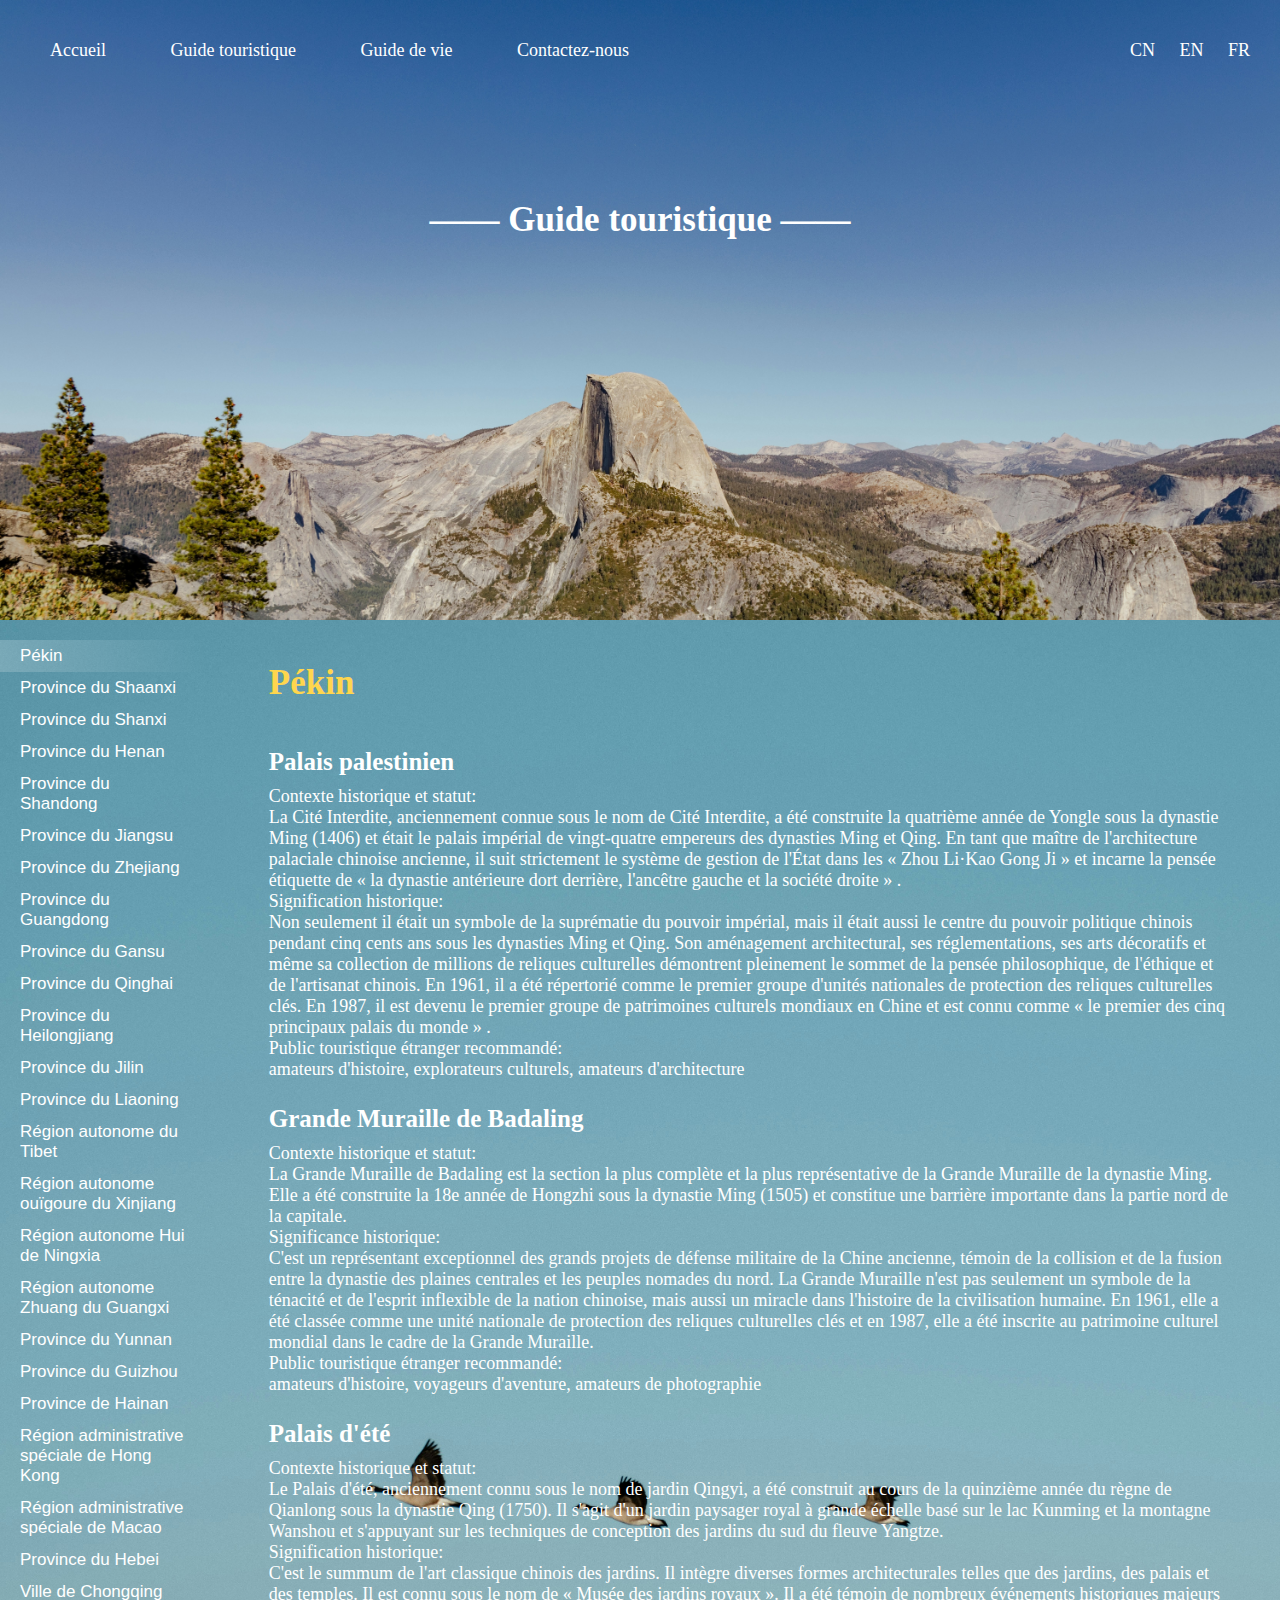
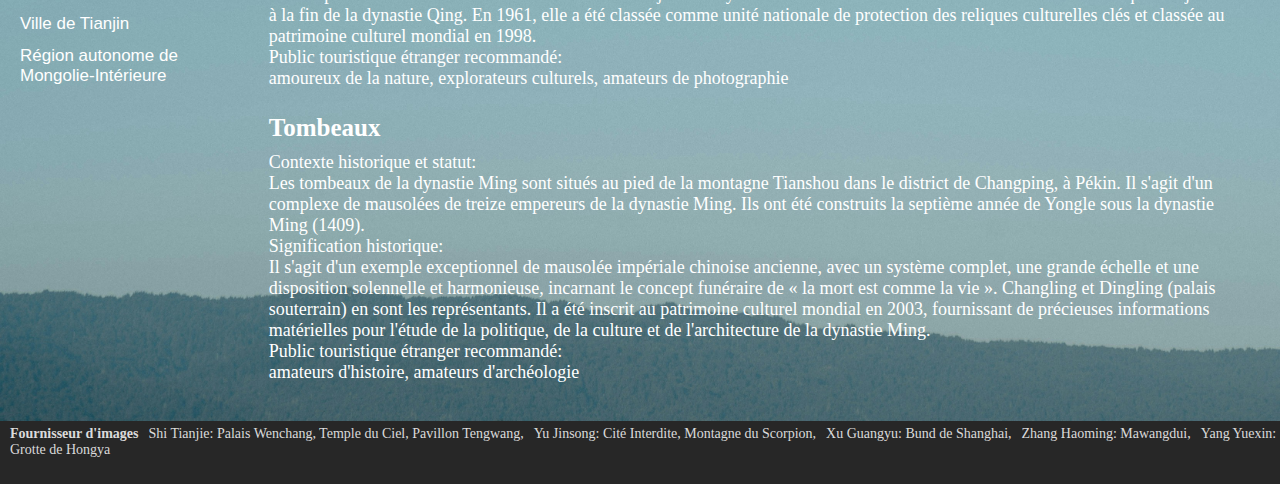
<file: travel_french.html>
<!DOCTYPE html>
<html lang="en">

<head>
    <meta charset="UTF-8">
    <meta name="viewport" content="width=device-width, initial-scale=1.0">
    <title>Guide touristique</title>
    <link rel="stylesheet" href="style.css">
</head>

<body>
    <div class="top" style="background-image: url(images/travel.jpg);">
        <header>
            <nav>
                <a href="index_french.html">Accueil</a>
                <a href="travel_french.html">Guide touristique</a>
                <a href="life_french.html">Guide de vie</a>
                <a href="contact_french.html">Contactez-nous</a>
            </nav>
            <div class="lang">
                <a href="travel_chinese.html" class="cn">CN</a>
                <a href="travel_english.html" class="en">EN</a>
                <a href="travel_french.html" class="fr">FR</a>
            </div>
        </header>
        <h1>—— Guide touristique ——</h1>
    </div>
    <div class="content" style="background-image: url(images/article1.jpg);">
        <div class="choose">
            <button style="font-size: 17px;" class="province-button active" data-target="#beijing">Pékin</button>
            <button style="font-size: 17px;" class="province-button" data-target="#shaanxi">Province du Shaanxi</button>
            <button style="font-size: 17px;" class="province-button" data-target="#shanxi">Province du Shanxi</button>
            <button style="font-size: 17px;" class="province-button" data-target="#henan">Province du Henan</button>
            <button style="font-size: 17px;" class="province-button" data-target="#shandong">Province du Shandong</button>
            <button style="font-size: 17px;" class="province-button" data-target="#jiangsu">Province du Jiangsu</button>
            <button style="font-size: 17px;" class="province-button" data-target="#zhejiang">Province du Zhejiang</button>
            <button style="font-size: 17px;" class="province-button" data-target="#guangdong">Province du Guangdong</button>
            <button style="font-size: 17px;" class="province-button" data-target="#gansu">Province du Gansu</button>
            <button style="font-size: 17px;" class="province-button" data-target="#qinghai">Province du Qinghai</button>
            <button style="font-size: 17px;" class="province-button" data-target="#heilongjiang">Province du Heilongjiang</button>
            <button style="font-size: 17px;" class="province-button" data-target="#jilin">Province du Jilin</button>
            <button style="font-size: 17px;" class="province-button" data-target="#liaoning">Province du Liaoning</button>
            <button style="font-size: 17px;" class="province-button" data-target="#xizang">Région autonome du Tibet</button>
            <button style="font-size: 17px;" class="province-button" data-target="#xinjiang">Région autonome ouïgoure du Xinjiang</button>
            <button style="font-size: 17px;" class="province-button" data-target="#ningxia">Région autonome Hui de Ningxia</button>
            <button style="font-size: 17px;" class="province-button" data-target="#guangxi">Région autonome Zhuang du Guangxi</button>
            <button style="font-size: 17px;" class="province-button" data-target="#yunnan">Province du Yunnan</button>
            <button style="font-size: 17px;" class="province-button" data-target="#guizhou">Province du Guizhou</button>
            <button style="font-size: 17px;" class="province-button" data-target="#hainan">Province de Hainan</button>
            <button style="font-size: 17px;" class="province-button" data-target="#hongkong">Région administrative spéciale de Hong Kong</button>
            <button style="font-size: 17px;" class="province-button" data-target="#macao">Région administrative spéciale de Macao</button>
            <button style="font-size: 17px;" class="province-button" data-target="#hebei">Province du Hebei</button>
            <button style="font-size: 17px;" class="province-button" data-target="#chongqing">Ville de Chongqing</button>
            <button style="font-size: 17px;" class="province-button" data-target="#tianjin">Ville de Tianjin</button>
            <button style="font-size: 17px;" class="province-button" data-target="#neimenggu">Région autonome de Mongolie-Intérieure</button>
        </div>
        <article>
            <div id="beijing" class="province-intro active">
                <h1>Pékin</h1>
                <p>
                <h3>Palais palestinien</h3>
                Contexte historique et statut: <br />
                La Cité Interdite, anciennement connue sous le nom de Cité Interdite, a été construite la quatrième
                année de Yongle sous la dynastie Ming (1406) et était le palais impérial de vingt-quatre empereurs des
                dynasties Ming et Qing. En tant que maître de l'architecture palaciale chinoise ancienne, il suit
                strictement le système de gestion de l'État dans les « Zhou Li·Kao Gong Ji » et incarne la pensée
                étiquette de « la dynastie antérieure dort derrière, l'ancêtre gauche et la société droite » .
                <br />Signification historique: <br />
                Non seulement il était un symbole de la suprématie du pouvoir impérial, mais il était aussi le centre du
                pouvoir politique chinois pendant cinq cents ans sous les dynasties Ming et Qing. Son aménagement
                architectural, ses réglementations, ses arts décoratifs et même sa collection de millions de reliques
                culturelles démontrent pleinement le sommet de la pensée philosophique, de l'éthique et de l'artisanat
                chinois. En 1961, il a été répertorié comme le premier groupe d'unités nationales de protection des
                reliques culturelles clés. En 1987, il est devenu le premier groupe de patrimoines culturels mondiaux en
                Chine et est connu comme « le premier des cinq principaux palais du monde » .
                <br />Public touristique étranger recommandé: <br />
                amateurs d'histoire, explorateurs culturels, amateurs d'architecture
                </p>
                <p>
                <h3>Grande Muraille de Badaling</h3>
                Contexte historique et statut: <br />
                La Grande Muraille de Badaling est la section la plus complète et la plus représentative de la Grande
                Muraille de la dynastie Ming. Elle a été construite la 18e année de Hongzhi sous la dynastie Ming (1505)
                et constitue une barrière importante dans la partie nord de la capitale.
                <br />Significance historique: <br />
                C'est un représentant exceptionnel des grands projets de défense militaire de la Chine ancienne, témoin
                de la collision et de la fusion entre la dynastie des plaines centrales et les peuples nomades du nord.
                La Grande Muraille n'est pas seulement un symbole de la ténacité et de l'esprit inflexible de la nation
                chinoise, mais aussi un miracle dans l'histoire de la civilisation humaine. En 1961, elle a été classée
                comme une unité nationale de protection des reliques culturelles clés et en 1987, elle a été inscrite au
                patrimoine culturel mondial dans le cadre de la Grande Muraille.
                <br />Public touristique étranger recommandé: <br />
                amateurs d'histoire, voyageurs d'aventure, amateurs de photographie
                </p>
                <p>
                <h3>Palais d'été</h3>
                Contexte historique et statut: <br />
                Le Palais d'été, anciennement connu sous le nom de jardin Qingyi, a été construit au cours de la
                quinzième année du règne de Qianlong sous la dynastie Qing (1750). Il s'agit d'un jardin paysager royal
                à grande échelle basé sur le lac Kunming et la montagne Wanshou et s'appuyant sur les techniques de
                conception des jardins du sud du fleuve Yangtze.
                <br />Signification historique: <br />
                C'est le summum de l'art classique chinois des jardins. Il intègre diverses formes architecturales
                telles que des jardins, des palais et des temples. Il est connu sous le nom de « Musée des jardins
                royaux ». Il a été témoin de nombreux événements historiques majeurs à la fin de la dynastie Qing. En
                1961, elle a été classée comme unité nationale de protection des reliques culturelles clés et classée au
                patrimoine culturel mondial en 1998.
                <br />Public touristique étranger recommandé: <br />
                amoureux de la nature, explorateurs culturels, amateurs de photographie
                </p>
                <p>
                <h3>Tombeaux</h3>
                Contexte historique et statut: <br />
                Les tombeaux de la dynastie Ming sont situés au pied de la montagne Tianshou dans le district de
                Changping, à Pékin. Il s'agit d'un complexe de mausolées de treize empereurs de la dynastie Ming. Ils
                ont été construits la septième année de Yongle sous la dynastie Ming (1409).
                <br />Signification historique: <br />
                Il s'agit d'un exemple exceptionnel de mausolée impériale chinoise ancienne, avec un système complet,
                une grande échelle et une disposition solennelle et harmonieuse, incarnant le concept funéraire de « la
                mort est comme la vie ». Changling et Dingling (palais souterrain) en sont les représentants. Il a été
                inscrit au patrimoine culturel mondial en 2003, fournissant de précieuses informations matérielles pour
                l'étude de la politique, de la culture et de l'architecture de la dynastie Ming.
                <br />Public touristique étranger recommandé: <br />
                amateurs d'histoire, amateurs d'archéologie
                </p>
            </div>
            <div id="shaanxi" class="province-intro">
                <h1>Province du Shaanxi</h1>
                <p>
                <h3>Ancienne ville de Pingyao</h3>
                Contexte historique et statut: <br />
                L'ancienne ville de Pingyao a été construite sous la période du roi Xuan de la dynastie Zhou occidentale
                (827 avant JC-782 avant JC). Elle a subi des réparations à grande échelle sous les dynasties Ming et
                Qing. C'est la ville antique la plus complète existante dans la région de minorité Han de Chine.
                <br />Signification historique: <br />
                L'ancienne ville a parfaitement conservé le style du siège du comté sous les dynasties Ming et Qing et
                constitue un échantillon vivant pour l'étude de l'aménagement urbain chinois ancien, de l'architecture
                résidentielle et de la finance commerciale (numéro de billet Rishengchang). Classé au patrimoine
                culturel mondial en 1997, il a été témoin de la gloire des marchands du Shaanxi et de la prospérité de
                l'économie chinoise ancienne.
                <br />Public touristique étranger recommandé: <br />
                explorateurs culturels, amateurs d'histoire
                </p>
                <p>
                <h3>Grottes de Yungang</h3>
                Contexte historique et statut: <br />
                Les grottes de Yungang ont été excavées au cours des premières années de paix de l'empereur Wencheng de
                la dynastie Wei du Nord (460 après JC) et ont pris environ 70 ans pour être achevées. Il s'agit du
                premier groupe de grottes à grande échelle excavées sous les auspices de l'État après l'introduction du
                bouddhisme dans les plaines centrales depuis l'Inde.
                <br />Signification historique: <br />
                Il représente la plus haute réalisation de l'art des grottes bouddhistes chinoises du Ve au VIe siècle
                après JC et est un témoin historique du mélange des cultures orientales et occidentales et du processus
                d'intégration pluraliste de la nation chinoise. Son style de statue combine les caractéristiques des
                régions occidentales et le tempérament des plaines centrales. Il a été inscrit au patrimoine culturel
                mondial en 2001.
                <br />Public touristique étranger recommandé: <br />
                amateurs d'art, aspirants religieux
                </p>
                <p>
                <h3>Wutai Mountain</h3>
                Contexte historique et statut: <br />
                Le mont Wutai est l'une des quatre montagnes célèbres du bouddhisme chinois et est considéré comme
                l'ashram du bodhisattva Manjushri. Depuis la période Yongping de la dynastie Han de l'Est (58-75 après
                JC), le temple a été construit. Après une construction continue sous les dynasties Wei du Nord, Sui et
                Tang, Ming et Qing, un immense complexe de bâtiments bouddhistes anciens a été formé.
                <br />Importance historique: <br />
                C'est le seul sanctuaire bouddhiste où coexistent le temple vert (bouddhisme chinois) et le temple jaune
                (bouddhisme tibétain), témoin du processus de sinisation du bouddhisme et de son interaction avec le
                pouvoir impérial. Inscrit au patrimoine culturel mondial en 2009, son ensemble architectural ancien est
                un fossile vivant de l'architecture chinoise en bois.
                <br />Public touristique étranger recommandé: <br />
                aspirants religieux, amoureux de la nature
                </p>
                <p>
                <h3>Pagode en bois du comté de Yingxian (Pagode Sakyamuni du temple du palais de Bouddha)</h3>
                Contexte historique et statut: <br />
                La pagode en bois de Yingxian a été construite au cours de la deuxième année de Qingning sous la
                dynastie Liao (1056). C'est le bâtiment de style pavillon en bois pur le plus ancien et le plus grand au
                monde, avec une hauteur de 67,31 mètres.
                <br />Signification historique: <br />
                Il est connu sous le nom de « Musée des arcs à seau ». L'ensemble de la tour a 54 types d'arcs à seau.
                Elle a une structure exquise et a survécu à des milliers d'années de vents, de pluies et de tremblements
                de terre. Elle reflète les réalisations extrêmement élevées de l'architecture chinoise ancienne en bois
                et est une pièce majeure pour l'étude de la mécanique et de l'esthétique de l'ingénierie anciennes.
                <br />Public touristique étranger recommandé: <br />
                passionnés d'architecture, passionnés d'ingénierie
                </p>
            </div>
            <div id="shanxi" class="province-intro">
                <h1>Province du Shanxi</h1>
                <p>
                <h3>Mausolée de Qin Shihuang et guerriers et chevaux en terre cuite</h3>
                Contexte historique et statut: <br />
                Le mausolée de Qin Shihuang est le mausolée de Ying Zheng, le premier empereur de l'histoire chinoise.
                Sa fosse de guerriers et de chevaux en terre cuite est la fosse funéraire du cimetière. Elle a été
                construite entre 246 et 208 avant JC et constitue le sommet de l'art militaire et de la sculpture de la
                dynastie Qin.
                <br />Signification historique: <br />
                La découverte des guerriers et des chevaux en terre cuite est connue comme la « huitième merveille du
                monde ». Elle fournit des informations physiques extrêmement précieuses pour l'étude du système
                militaire, des armes et des équipements, de l'art de la sculpture et du système social de la dynastie
                Qin, et prouve la forte puissance nationale et la forte centralisation de l'Empire Qin. Système
                politique. Il a été inscrit au patrimoine mondial en 1987.
                <br />Public touristique étranger recommandé: <br />
                amateurs d'histoire, amateurs d'archéologie, amateurs d'art
                </p>
                <p>
                <h3>Ruines du palais de Weiyang dans la ville de Chang'an, dynastie Han</h3>
                Contexte historique et statut: <br />
                Le palais de Weiyang est le palais impérial de l'empire Han occidental. Il a été construit en 200 avant
                JC. C'est le bâtiment central de la ville de Chang'an sous la dynastie Han et le centre des décrets
                gouvernementaux sous la dynastie Han pendant plus de 200 ans.
                <br />Signification historique: <br />
                Il s'agit de l'un des plus grands complexes de palais de la Chine ancienne, et son modèle de « dynastie
                avant et dormir derrière » a eu une profonde influence sur la construction de palais dans les
                générations ultérieures. En tant que point de départ oriental de la Route de la Soie, elle a été témoin
                de la prospérité de la dynastie des Han occidentaux et des échanges culturels entre la Chine et les pays
                étrangers. En 2014, il a été inscrit comme « Soie » Route: Une partie du réseau routier du corridor
                Chang'an-Tianshan est inscrite au patrimoine culturel mondial.
                <br />Public touristique étranger recommandé: <br />
                amateurs d'histoire, explorateurs culturels
                </p>
                <p>
                <h3>Parc du patrimoine national du palais Daming</h3>
                Contexte historique et statut: <br />
                Le palais Daming est le plus grand des trois palais majeurs de la dynastie Tang. Il a été construit la
                huitième année de Zhenguan de l'empereur Taizong de la dynastie Tang (634). Il a été le centre politique
                et le symbole national de l'Empire Tang pendant près de trois cents ans.
                <br />Signification historique: <br />
                C'était le plus grand complexe de palais au monde à cette époque, et sa forme architecturale a influencé
                la construction de palais dans de nombreux pays d'Asie de l'Est à cette époque. Les ruines du palais
                Daming sont le porteur matériel de la prospère dynastie Tang et reflètent profondément la glorieuse
                civilisation et l'esprit ouvert et inclusif de l'époque de la dynastie Tang.
                <br />Public touristique étranger recommandé: <br />
                amateurs d'histoire, amateurs d'architecture
                </p>
            </div>
            <div id="henan" class="province-intro">
                <h1>Province du Henan</h1>
                <p>
                <h3>Grottes de Longmen</h3>
                Contexte historique et statut: <br />
                Les grottes de Longmen ont été creusées sous le règne de l'empereur Xiaowen de la dynastie Wei du Nord
                (environ 493). Après plus de 400 ans de construction continue à grande échelle, il existe plus de 2 300
                niches de grottes et plus de 110 000 statues.
                <br />Signification historique: <br />
                Il représente le plus haut sommet de l'art chinois de sculpture sur pierre. Son style de statue va des «
                statues claires » de la dynastie Wei du Nord à « l'élégance et le luxe » de la dynastie Tang, démontrant
                clairement le processus de sinisation de l'art bouddhiste. Il a été inscrit au patrimoine culturel
                mondial en 2000 et constitue une étape importante dans les échanges culturels entre l'Est et l'Occident.
                <br />Public touristique étranger recommandé: <br />
                amateurs d'art, aspirants religieux
                </p>
                <p>
                <h3>Temple Shaolin</h3>
                Contexte historique et statut: <br />
                Le temple Shaolin a été construit pour la première fois la 19e année de Taihe sous la dynastie Wei du
                Nord (495). Il a été construit parce que l'empereur Xiaowen avait installé l'éminent moine indien Bhadu.
                Bodhidharma, le premier ancêtre du bouddhisme zen, a fait face au mur ici pendant neuf ans et a fondé le
                bouddhisme zen.
                <br />Signification historique: <br />
                C'est la maison ancestrale du bouddhisme zen chinois et le berceau du Shaolin Kung Fu. On dit que « le
                Kung Fu du monde vient de Shaolin ». La forêt de pagode à l'intérieur du temple est la tour tombeuse de
                moines éminents des dynasties passées et est la plus grande au monde. Le temple Shaolin est un symbole
                important de la sinisation du bouddhisme et un symbole culturel mondial.
                <br />Public touristique étranger recommandé: <br />
                aspirants religieux, explorateurs culturels, amateurs de kung fu
                </p>
                <p>
                <h3>Ruines Yin</h3>
                Contexte historique et statut: <br />
                Les Ruines Yin sont les ruines de la capitale de la fin de la dynastie Shang (environ 1300-1046 avant
                JC). Elles sont situées dans la ville d'Anyang. Elles sont la première capitale de l'histoire chinoise à
                avoir des documents documentés et confirmées par l'archéologie.
                <br />Signification historique: <br />
                Les fouilles des ruines Yin ont confirmé l'existence de la dynastie Shang. Les inscriptions sur os
                oracle découvertes sont les plus anciennes écritures systématiques connues en Chine. Il montre la
                splendide civilisation du bronze et la structure sociale de la dynastie Shang et est connu comme le
                point de départ de « l'histoire de la foi » de la civilisation chinoise ancienne. Il a été inscrit au
                patrimoine culturel mondial en 2006.
                <br />Groupes de touristes étrangers recommandés à visiter: <br />
                amateurs d'histoire, amateurs d'archéologie
                </p>
                <p>
                <h3>Temple du cheval blanc</h3>
                Contexte historique et statut: <br />
                Le temple du Cheval Blanc a été construit la onzième année de Yongping sous la dynastie des Han de l'Est
                (68 après JC). Il agit du premier temple officiellement construit après introduction du bouddhisme en
                Chine. Il est connu comme la « source de la libération » et la « cour ancestrale » du bouddhisme
                chinois.
                <br />Signification historique: <br />
                Sa création marque l'introduction officielle du bouddhisme en Chine et a eu un impact profond sur la
                culture, la philosophie et l'art chinois. Il existe des bâtiments existants des dynasties Yuan, Ming et
                Qing dans le temple, et c'est un lieu saint pour l'étude de l'histoire du bouddhisme chinois et de
                l'histoire des échanges culturels entre la Chine et les pays étrangers.
                <br />Public touristique étranger recommandé: <br />
                aspirants religieux, passionnés d'histoire
                </p>
            </div>
            <div id="shandong" class="province-intro">
                <h1>Province du Shandong</h1>
                <p>
                <h3>Temple de Confucius de Qufu, Manoir de Confucius, Forêt de Confucius</h3>
                Contexte historique et statut: <br />
                Les « Trois trous » sont un ensemble de bâtiments construits pour commémorer Confucius et promouvoir le
                confucianisme. Le temple de Confucius a été construit pour la première fois en 478 avant JC. Le manoir
                de Confucius était la résidence où vivaient les descendants directs de Confucius, et la forêt de
                Confucius était le cimetière de Confucius et de sa famille.
                <br />Signification historique: <br />
                Le confucianisme fondé par Confucius est la pensée orthodoxe de la société féodale chinoise depuis plus
                de deux mille ans. Les « Trois trous » sont la pierre angulaire et le symbole de la culture confucéenne
                chinoise, et leur existence et leur développement elles-mêmes constituent une histoire de l'ascension et
                de la chute du confucianisme. Il a été inscrit au patrimoine mondial en 1994.
                <br />Public touristique étranger recommandé: <br />
                explorateurs culturels, amateurs d'histoire
                </p>
                <p>
                <h3>Taishan</h3>
                Contexte historique et statut: <br />
                Depuis 9;Antiquité, le mont Tai est considéré comme un paradis « directement menant au trône de
                l'empereur » et est devenu une montagne sacrée où les empereurs offrent des sacrifices. De Qin Shihuang
                à la dynastie Qing, 13 générations d'empereurs ont personnellement escaladé le mont Tai pour célébrer le
                Zen ou offrir des sacrifices.
                <br />Signification historique: <br />
                Le mont Tai est le symbole spirituel de la nation chinoise et le lieu de subsistance de l'idée de «
                l'unité entre l'homme et la nature ». Sa magnifique montagne est recouverte de sculptures de falaises
                des dynasties passées, ce qui en fait un musée naturel d'histoire et d'art. En 1987, il a été classé
                comme le premier double patrimoine culturel et naturel mondial de la Chine.
                <br />Groupes de touristes étrangers recommandés: <br />
                amoureux de la nature, aspirants religieux, amateurs de photographie
                </p>
                <p>
                <h3>Laoshan</h3>
                Contexte historique et statut: <br />
                Le mont Laoshan est le sommet le plus haut de la côte chinoise et est connu comme « la montagne la plus
                célèbre sur la mer ». En tant que célèbre montagne taoïste, son histoire taoïste remonte à la dynastie
                des Han occidentaux, a prospéré sous les dynasties Tang et Song et a persisté sous les dynasties Ming et
                Qing.
                <br />Signification historique: <br />
                Laoshan est la deuxième jungle du monde de la secte taoïste Quanzhen. Les temples taoïstes tels que le
                palais Taiqing et le palais Shangqing ont une longue histoire et ont été témoins de la propagation et du
                développement du taoïsme dans le Shandong. Le paysage unique reliant les montagnes et les mers a
                également donné naissance à une riche culture taoïste et à des légendes telles que les « prêtres
                taoïstes de Laoshan ».
                <br />Public touristique étranger recommandé: <br />
                aspirants religieux, amoureux de la nature
                </p>
                <p>
                <h3>Ruines de l'ancienne ville de Qi</h3>
                Contexte historique et statut: <br />
                L'ancienne ville de l'État de Qi était la capitale de l'État de Qi de la dynastie des Zhou occidentaux à
                la période des Royaumes combattants. Elle était la capitale du « chef des cinq hégémonies de la période
                des Printemps et Automnes et l'un des sept héros de la période des Royaumes combattants » pendant plus
                de 800 ans. C'était le centre politique, économique et culturel le plus important de l'Est à cette
                époque.
                <br />Signification historique: <br />
                Le site est à grande échelle et bien conservé, avec des vestiges tels que des murs de la ville, des
                palais et des ateliers artisanaux découverts. Il s'agit d'un matériel précieux pour l'étude de la
                culture Qi, de l'histoire urbaine pré-Qin et des formes sociales anciennes, et est témoin de la gloire
                et de l'hégémonie de l'État Qi.
                <br />Groupes de touristes étrangers recommandés à visiter: <br />
                amateurs d'histoire, amateurs d'archéologie
                </p>
            </div>
            <div id="jiangsu" class="province-intro">
                <h1>Province du Jiangsu</h1>
                <p>
                <h3>Jardin classique de Suzhou</h3>
                Contexte historique et statut: <br />
                Les jardins classiques de Suzhou ont commencé au printemps et à l'automne, se sont développés pendant
                les dynasties Tang et Song et ont prospéré sous les dynasties Ming et Qing. La plupart des jardins
                existants ont été construits sous les dynasties Ming et Qing, comme le Jardin de l'Humble
                Administrateur, le Jardin Lingering, le Jardin du Maître des Filets, etc. Ils sont des représentants
                exceptionnels des jardins privés chinois.
                <br />Signification historique: <br />
                Avec leur disposition exquise et leurs techniques d'empilement des montagnes et de gestion des eaux, ces
                jardins intègrent les intérêts naturels et les sentiments des lettrés, créant ainsi un royaume
                artistique où « bien;ils soient fabriqués par des humains, ils semblent s'ouvrir du ciel ». En 1997, les
                jardins classiques de Suzhou dans leur ensemble ont été inscrits au patrimoine culturel mondial,
                reflétant la plus haute réalisation de l'art des jardins classiques chinois.
                <br />Public touristique étranger recommandé: <br />
                amoureux de l'architecture, amoureux de la nature, explorateurs culturels
                </p>
                <p>
                <h3>Temple de Confucius de Nanjing</h3>
                Contexte historique et statut: <br />
                Le temple de Confucius a été construit au cours de la première année de Jingyou sous la dynastie des
                Song du Nord (1034). C'est un lieu de vénération et d'adoration de Confucius. Il se compose de trois
                grands complexes architecturaux: le temple de Confucius, l'Académie et le Gongyuan. C'était autrefois le
                centre culturel du sud du fleuve Yangtze.
                <br />Signification historique: <br />
                Ce n'était pas seulement le centre culturel et éducatif de Nanjing sous les dynasties Ming et Qing, mais
                le Jiangnan Gongyuan à côté était la plus grande salle d'examen impérial de la Chine ancienne. À son
                apogée, il pouvait accueillir plus de 20 000 candidats pour passer l'examen en même temps. Il a été
                témoin de l'ascension et de la chute de l'ancien système d'examen impérial chinois et est un point de
                repère historique et culturel de Jinling.
                <br />Public touristique étranger recommandé: <br />
                explorateurs culturels, amateurs d'histoire
                </p>
                <p>
                <h3>Mausolée Ming Xiaoling</h3>
                Contexte historique et statut: <br />
                Le mausolée Xiaoling de la dynastie Ming est le mausolée funéraire conjoint de l'empereur fondateur Zhu
                Yuanzhang et de l'impératrice Ma de la dynastie Ming. Il a été construit la 14e année de Hongwu sous la
                dynastie Ming (1381) et est situé au pied sud de la montagne Zijin dans la ville de Nanjing.
                <br />Signification historique: <br />
                En tant que premier mausolée de la dynastie Ming, il a été le pionnier de la réglementation des
                mausolées impériales des dynasties Ming et Qing, et sa disposition de la « dynastie avant et du lit
                arrière » et de la ville et du sommet du trésor ont eu une influence profonde. En 2003, il a été inscrit
                au patrimoine culturel mondial dans le cadre des « mausolées royaux des dynasties Ming et Qing » et
                constitue une étape importante dans l'art architectural des mausolées chinois anciens.
                <br />Public touristique étranger recommandé: <br />
                amateurs d'histoire, amateurs d'architecture
                </p>
                <p>
                <h3>Mausolée de Sun Yat-sen</h3>
                Contexte historique et statut: <br />
                Le mausolée Sun Yat-sen est le mausolée du Dr Sun Yat-sen, le grand précurseur de la révolution
                démocratique de la Chine moderne. Il a été construit en 1926 et achevé en 1929. Il est situé au pied sud
                du pic Zhongmao dans la montagne Zijin à Nanjing.
                <br />Signification historique: <br />
                Il s'agit d'un classique dans l'histoire de l'architecture chinoise moderne qui intègre les styles
                chinois et occidentaux. La conception globale signifie « la cloche d'alarme sonne » et symbolise la
                grande ambition du Dr Sun Yat-sen de réveiller le peuple et de revitaliser la Chine. Le mausolée de Sun
                Yat-sen est le totem spirituel de la nation chinoise et un lieu saint commun aux Chinois au pays et à
                l'étranger.
                <br />Public touristique étranger recommandé: <br />
                amateurs d'histoire, amateurs d'architecture
                </p>
                <p>
                <h3>Temple Jinshan de Zhenjiang</h3>
                Contexte historique et statut: <br />
                Le temple Jinshan a été construit pendant la période de l'empereur Ming de la dynastie Jin de l'Est et a
                une histoire de plus de 1 600 ans. C'est un célèbre temple zen du bouddhisme chinois situé sur Jinshan,
                dans la ville de Zhenjiang.
                <br />Signification historique: <br />
                Le temple est construit sur la montagne, avec des salles et des salles les unes aux autres, ce qui est
                très distinctif. En tant que temple important dans l'histoire du bouddhisme chinois, il est bien connu
                pour l'histoire légendaire de « l'eau inonde la montagne dorée » dans « La légende du serpent blanc ».
                C'est une incarnation vivante de l'entrelacement et de l'intégration de la culture bouddhiste et de la
                littérature populaire.
                <br />Public touristique étranger recommandé: <br />
                aspirants religieux, explorateurs culturels
                </p>
            </div>
            <div id="zhejiang" class="province-intro">
                <h1>Province du Zhejiang</h1>
                <p>
                <h3>Paysage culturel du lac de l'Ouest de Hangzhou</h3>
                Contexte historique et statut: <br />
                Le lac de l'Ouest a été construit sous la dynastie Tang. Après avoir été dragué et rénové par Bai Juyi,
                Su Shi et d'autres dynasties, il a formé un modèle spatial de la ville et du lac avec « trois côtés de
                nuages et de montagnes et une ville ». Il est le paysage culturel le plus influent de Chine.
                <br />Signification historique: <br />
                Les « Dix paysages du lac de l'Ouest » ont commencé sous la dynastie des Song du Sud. Ils constituent un
                modèle d'art de jardin classique chinois et portent l'idéal esthétique « poétique et pittoresque » des
                lettrés chinois depuis des milliers d'années. Classé au patrimoine culturel mondial en 2011, il est un
                exemple exceptionnel de l'interaction positive entre l'homme et la nature.
                <br />Public touristique étranger recommandé: <br />
                amoureux de la nature, explorateurs culturels, amateurs de photographie
                </p>
                <p>
                <h3>Ruines de la ville antique de Liangzhu</h3>
                Contexte historique et statut: <br />
                Les ruines de l'ancienne ville de Liangzhu existaient il y a 5 300 à 4 300 ans. C'est le premier site de
                ville néolithique découvert dans le cours inférieur du fleuve Yangtze. C'est un lieu saint pour
                démontrer les cinq mille ans d'histoire de la civilisation chinoise.
                <br />Signification historique: <br />
                Son site de ville à grande échelle, son système complexe de conservation de l'eau, ses cimetières
                hiérarchiques et ses articles de jade exquis révèlent la forme sociale du premier pays. Il a été inscrit
                au patrimoine culturel mondial en 2019, faisant avancer l'histoire de la civilisation chinoise de mille
                ans.
                <br />Groupes de touristes étrangers recommandés à visiter: <br />
                amateurs d'histoire, amateurs d'archéologie
                </p>
                <p>
                <h3>Pavillon Ningbo Tianyi</h3>
                Contexte historique et statut: <br />
                Le pavillon Tianyi a été construit au cours de la 40e année de Jiajing sous la dynastie Ming (1561) par
                Fan Qin, le ministre droit du ministère de la Guerre de la dynastie Ming. Il s'agit de la plus ancienne
                bibliothèque privée existante en Chine et de la plus ancienne bibliothèque existante en Asie.
                <br />Signification historique: <br />
                Il préserve un grand nombre de livres anciens précieux et rares, et son idée de conception de protection
                incendie « le ciel donne naissance à l'eau » est unique. Le pavillon Tianyi est un symbole de la culture
                chinoise de collecte de livres et témoigne de la persévérance et de la sagesse des anciens érudits
                chinois dans l'héritage culturel.
                <br />Public touristique étranger recommandé: <br />
                explorateurs culturels, amateurs d'histoire
                </p>
                <p>
                <h3>Shaoxing, ville natale de Lu Xun</h3>
                Contexte historique et statut: <br />
                La ville natale de Lu Xun est l'endroit où M. Lu Xun (Zhou Shuren), un grand écrivain, penseur et
                révolutionnaire moderne, est né et a grandi. Il préserve des bâtiments historiques tels que la porte
                ancienne de la famille Zhou, le jardin Baicao et la librairie Sanwei à la fin de la dynastie Qing et au
                début de la République de Chine.
                <br />Public touristique étranger recommandé: <br />
                amateurs de littérature, amateurs d'histoire
                </p>
                <p>
                <h3>Ruines de Hemudu</h3>
                Contexte historique et statut: <br />
                Le site de Hemudu, découvert en 1973 et datant de 5000 à 3300 avant JC, est représentatif des sites
                néolithiques du début du sud de la Chine.
                <br />Signification historique: <br />
                Un grand nombre de vestiges de riz cultivé artificiellement ont été découverts sur le site, prouvant que
                le cours inférieur du fleuve Yangtze est l'une des origines de l'agriculture rizicole dans le monde. Ses
                reliques architecturales en bois de style barre sèche et ses poteries uniques et ses articles osseux
                montrent la splendide civilisation préhistorique parallèle au bassin du fleuve Jaune.
                <br />Public touristique étranger recommandé: <br />
                amateurs d'histoire, amateurs d'architecture
                </p>
                <p>
                <h3>commémorative Sun Yat-sen de Guangzhou</h3>
                Contexte historique et statut: <br />
                La salle commémorative Sun Yat-sen a été construite pour commémorer le Dr Sun Yat-sen. La construction a
                commencé en 1929 et a été achevée en 1931. Elle est située au pied sud de la montagne Yuexiu à Guangzhou
                et est l'un des bâtiments emblématiques de Guangzhou.
                <br />Signification historique: <br />
                Il s'agit du bâtiment de synagogue avec la plus grande portée de la Chine moderne. Il adopte un style de
                palais traditionnel chinois et une technologie moderne de structure en acier. Il incarne les idées
                architecturales d'héritage et d'innovation. C'est un lieu important pour les Chinois au pays et à
                l'étranger pour commémorer le Dr Sun Yat-sen.
                <br />Public touristique étranger recommandé: <br />
                amateurs d'histoire, amateurs d'architecture
                </p>
            </div>
            <div id="guangdong" class="province-intro">
                <h1>Province du Guangdong</h1>
                <p>
                <h3>Musée du palais royal du Vietnam du Sud</h3>
                Contexte historique et statut: <br />
                Les ruines du palais royal de Nanyue comprennent les ruines du jardin impérial et des ruines du puits du
                palais royal de Nanyue. C'est le lieu où le monarque du royaume de Nanyue, Zhao Tuo, a construit le
                palais en 203 avant JC.
                <br />Signification historique: <br />
                Il s'agit du premier site de jardin en pierre découvert dans la région de Lingnan. Il est connu comme «
                l'essence de la célèbre ville historique et culturelle de Guangzhou ». Il fournit des informations
                physiques extrêmement précieuses pour l'étude de l'histoire, de la culture, de l'architecture et des
                échanges sino-étrangers de la région de Lingnan pendant les dynasties Qin et Han.
                <br />Public touristique étranger recommandé: <br />
                amateurs d'histoire, amateurs d'archéologie
                </p>
                <p>
                <h3>Ancienne route de Meiguan</h3>
                Contexte historique et statut: <br />
                L'ancienne route de Meiguan a été creusée au cours de la quatrième année de Kaiyuan sous la dynastie
                Tang (716) et a été construite sous les auspices du célèbre Premier ministre Zhang Jiuling. C'est la
                gorge reliant le Jiangxi et le Guangdong, et c'est aussi la ligne de liaison entre la « Route maritime
                de la soie » et la « Route terrestre de la soie » dans l'histoire.
                <br />Signification historique: <br />
                Depuis des milliers d'années, d'innombrables voyageurs d'affaires, immigrants et lettrés ont voyagé du
                nord au sud par cette ancienne route, ce qui a grandement favorisé les échanges économiques et culturels
                entre Lingnan et les plaines centrales et est un témoignage important de l'histoire du développement et
                de l'intégration ethnique de Lingnan.
                <br />Public touristique étranger recommandé: <br />
                amateurs d'histoire, amateurs de randonnée
                </p>
                <p>
                <h3>Ancien site de l'Académie militaire de Whampoa</h3>
                Contexte historique et statut: <br />
                L'Académie militaire de Whampoa a été fondée en 1924 par le Dr Sun Yat-sen. C'est la première école
                militaire de l'histoire moderne de la Chine à former des cadres de l'armée révolutionnaire. Elle a formé
                un grand nombre de talents militaires et politiques pour le Kuomintang et le Parti communiste.
                <br />Signification historique: <br />
                Il est connu comme le « berceau des généraux chinois », et ses enseignants et ses étudiants ont réalisé
                d'importantes exploits militaires lors de l'Expédition de l'Est, de l'Expédition du Nord et de la Guerre
                anti-japonaise. L'ancien site de l'académie militaire est un témoignage important de la première
                coopération entre le Kuomintang et le Parti communiste et a une profonde influence sur l'histoire
                moderne et militaire de la Chine.
                <br />Groupes de touristes étrangers recommandés: <br />
                passionnés d'histoire, passionnés militaires
                </p>
            </div>
            <div id="gansu" class="province-intro">
                <h1>Province du Gansu</h1>
                <p>
                <h3>Grottes de Mogao</h3>
                Contexte historique et statut: <br />
                Les grottes de Mogao, communément connues sous le nom de grottes des mille bouddhas, ont été construites
                pendant la période pré-Qin des Seize Royaumes (366 après JC). Après des milliers d'années de
                construction, elles ont formé un groupe de grottes d'une longueur de 1 680 mètres du nord au sud. Il
                existe 735 grottes existantes, 45 000 mètres carrés de peintures murales et 2 415 sculptures colorées en
                argile.
                <br />Signification historique: <br />
                C'est le lieu saint d'art bouddhiste le plus grand et le plus riche au monde, témoin des échanges
                culturels et du dialogue entre les civilisations le long de la Route de la Soie. Ses peintures murales
                et statues montrent le processus de sinisation de l'art bouddhiste. La grotte des écritures tibétaines
                découverte en 1900 a découvert 50 000
                Les restants reliques culturelles ont créé une science mondiale prominente. Inscrit au patrimoine
                culturel mondial en 1987.
                <br />Public touristique étranger recommandé: <br />
                amateurs d'art, aspirants de religion, amateurs d'histoire
                </p>
                <p>
                <h3>Jiayuguan</h3>
                Contexte historique et statut: <br />
                Jiayuguan a été construit au cours de la cinquième année de Hongwu sous la dynastie Ming (1372). Il a
                été construit sous la présidence du général Feng Sheng. Il était le point de départ de l'extrémité ouest
                de la Grande Muraille sous la dynastie Ming et est connu comme le « le plus majestueux col du monde ».
                <br />Signification historique: <br />
                Il s'agit du point de transport de l'ancienne Route de la Soie chinoise et du passage militaire le plus
                complet et le plus ambitieux le long de la Grande Muraille existante. La ville de Guancheng a une
                disposition rigoureuse et une architecture excellente, qui reflète l'art superbe de l'architecture
                militaire et défensive de la dynastie Ming et est la meilleure option pour l'étude de l'histoire
                militaire ancienne
                Et des informations physiques importantes sur l’histoire des frontières.
                <br />Public touristique étranger recommandé: <br />
                amateurs d'histoire, amateurs d'architecture
                </p>
            </div>
            <div id="qinghai" class="province-intro">
                <h1>Province du Qinghai</h1>
                <p>
                <h3>Tombeaux d'eau chaude</h3>
                Contexte historique et statut: <br />
                Le groupe de tombes de Shuihui est situé dans le comté de Dulan, province du Qinghai. Il s'agit d'un
                groupe de tombes Tubo au début de la dynastie Tang. Il a une histoire d'environ 1 300 ans. La plus
                grande tombe, la « tombe n°1 de Xuewei », est appelée la « tour démoniaque à neuf étages ».
                <br />Signification historique: <br />
                Il s'agit d'un site important sur la route Qinghai de la Route de la Soie. Un grand nombre de tissus en
                soie, d'articles en or et en argent et d'autres reliques culturelles découvertes témoignent des échanges
                culturels entre la dynastie Tubo, les plaines centrales et l'Asie centrale. La forme de la tombe
                présente à la fois les caractéristiques du Tubo et des plaines centrales, ce qui constitue une base pour
                l'étude de la structure sociale du Tubo et de la soie sous la dynastie Tang
                Les échanges multiculturels de la route fournissent des informations précieuses.
                <br />Public touristique étranger recommandé: <br />
                amateurs d'archéologie, amateurs d'histoire
                </p>
                <p>
                <h3>Temple Qutan</h3>
                Contexte historique et statut: <br />
                Le temple Qutan a été construit la vingt-cinquième année de Hongwu sous la dynastie Ming (1392). Il
                s'agit d'un temple bouddhiste tibétain nommé par Zhu Yuanzhang et agrandi à plusieurs reprises par les
                empereurs successifs de la dynastie Ming.
                <br />Signification historique: <br />
                Il s'agit d'un exemple typique du complexe architectural officiel de la dynastie Ming dans la région
                Qinghai-Tibet. Les peintures murales et les bâtiments de la dynastie Ming entièrement préservés dans le
                temple ont une valeur artistique extrêmement élevée. Témoignage important de la gouvernance de la
                frontière nord-ouest sous la dynastie Ming, le temple de Qutan incarne le soutien du gouvernement
                central au bouddhisme tibétain
                La politique est un modèle d'intégration des cultures chinoise et tibétaine.
                <br />Public touristique étranger recommandé: <br />
                aspirants religieux, amateurs d'art
                </p>
                <p>
                <h3>Ancienne ville du comté de Xihai</h3>
                Contexte historique et statut: <br />
                L'ancienne ville du comté de Xihai a été construite au cours de la quatrième année de l'empereur Ping de
                la dynastie des Han occidentaux (4 après JC). Il s'agissait du premier comté établi par la dynastie Han
                dans la région du lac Qinghai et une plaque tournante importante de la route Qinghai de la Route de la
                Soie.
                <br />Signification historique: <br />
                Il s'agit de la première preuve que la dynastie des plaines centrales a mis en œuvre une juridiction
                efficace dans la région du Qinghai et a été témoin du développement et de la gestion de la frontière
                occidentale par la dynastie Han. Des reliques culturelles importantes telles que la « Chambre de pierre
                du talisman du tigre du comté de Xihai » découverte sur les ruines de la vieille ville fournissent des
                trésors pour l'étude de l'histoire des frontières de la dynastie Han et de la Route de la Soie
                Preuve précieuse.
                <br />Public touristique étranger recommandé: <br />
                amateurs d'histoire, amateurs d'archéologie
                </p>
            </div>
            <div id="heilongjiang" class="province-intro">
                <h1>Province du Heilongjiang</h1>
                <p>
                <h3>Ruines du manoir de Longquan à Shangjing, royaume de Bohai</h3>
                Contexte historique et statut: <br />
                Le site du manoir de Longquan à Shangjing, royaume de Bohai, était la capitale du royaume de Bohai sous
                la dynastie Tang (698-926). Il a été construit au VIIIe siècle et constitue un important site de
                capitale ancienne en Asie du Nord-Est.
                <br />Signification historique: <br />
                En tant que capitale du Royaume de Bohai, le régime de Jisi sous la dynastie Tang, elle a été témoin de
                la juridiction efficace de la dynastie Tang sur la région du Nord-Est et de la formation d'une nation
                chinoise pluraliste et intégrée. Son aménagement urbain imite la ville de Chang'an sous la dynastie Tang
                et est une étude de l'histoire des frontières sous la dynastie Tang et de l'histoire du développement
                des villes anciennes en Asie
                Site important, connu sous le nom de « Ville de Chang'an en Asie du Nord-Est ».
                <br />Public touristique étranger recommandé: <br />
                amateurs d'histoire, amateurs d'archéologie
                </p>
                <p>
                <h3>Église de Sainte-Sophie</h3>
                Contexte historique et statut: <br />
                L'église Sainte-Sophie a été construite la trente-troisième année du règne de Guangxu sous la dynastie
                Qing (1907). C'est la plus grande église orthodoxe d'Extrême-Orient. C'était à l'origine une église
                militaire construite par la 4e division d'infanterie de la Sibérie orientale, Russie tsariste.
                <br />Signification historique: <br />
                Il s'agit d'un témoignage historique de la construction du chemin de fer au Moyen-Orient et enregistre
                le processus de développement de Harbin en tant que port commercial international. L'architecture de
                l'église combine le style byzantin et les caractéristiques architecturales traditionnelles russes. Elle
                était un porteur physique important des échanges culturels entre l'Est et l'Occident au début du 20e
                siècle. Elle est aujourd'hui au Kazakhstan
                Musée d'architecture et d'art d'Erbin.
                <br />Public touristique étranger recommandé: <br />
                amateurs d'architecture, amateurs d'histoire
                </p>
                <p>
                <h3>Ancienne ville d'Aihui</h3>
                Contexte historique et statut: <br />
                L'ancienne ville d'Aihui a été construite la 23e année de l'empereur Kangxi de la dynastie Qing (1684).
                C'était une ville militaire et un centre administratif du bassin du fleuve Heilongjiang sous la dynastie
                Qing, et c'était également le lieu où le « Traité d'Aihui » a été signé.
                <br />Signification historique: <br />
                Il s'agit d'un témoignage important de la gestion de la frontière nord-est sous la dynastie Qing et
                enregistre l'histoire du développement et de la construction du bassin du Heilongjiang par la nation
                chinoise. Le traité d'Aihun, signé ici en 1858, en fait un point de repère important de l'histoire
                chinoise moderne, témoin de l'humiliation et de la lutte de la Chine moderne,
                Il revêt une grande importance éducative patriotique.
                <br />Groupe de touristes étrangers recommandé à visiter: <br />
                les amateurs d'histoire
                </p>
            </div>
            <div id="jilin" class="province-intro">
                <h1>Province du Jilin</h1>
                <p>
                <h3>Musée du palais marionnette Mandchoue</h3>
                Contexte historique et statut: <br />
                Le palais marionnette de la Mandchouie est le site du palais où Aixinjueluo Puyi, le dernier empereur de
                la dynastie Qing, était l'empereur fantoche de la Mandchouguo. Il a été construit en 1932 et couvre une
                superficie de 137 000 mètres carrés.
                <br />Signification historique: <br />
                Il s'agit d'un témoignage historique de l'occupation par l'impérialisme japonais du nord-est de la Chine
                par la force et de la promotion de la domination coloniale fasciste. Le style architectural du palais
                est un mélange de style chinois et occidental, reflétant la particularité du régime fantoche. En tant
                que base d'éducation patriotique, il avertit les générations futures de ne pas oublier l'humiliation
                nationale et a
                Une valeur historique importante de l'éducation.
                <br />Groupe de touristes étrangers recommandé à visiter: <br />
                amateurs d'histoire
                </p>
                <p>
                <h3>Ancienne ville de Yehe</h3>
                Contexte historique et statut: <br />
                L'ancienne ville de Yehe a été construite au milieu de la dynastie Ming. C'était la ville royale de la
                tribu Yehe des Jurchens de Haixi. Elle a atteint son apogée pendant la période Wanli de la dynastie
                Ming. L'impératrice Xiaocigao, l'impératrice de Nurhachi, Taizu de la dynastie Qing, est née ici.
                <br />Signification historique: <br />
                C'est l'un des lieux de naissance importants de la communauté mandchoue et a été témoin du processus
                historique de l'unification des ministères Jurchen et de la formation des mandchous. Les ruines de la
                ville antique sont relativement bien conservées et fournissent des informations matérielles importantes
                pour comprendre l'histoire des groupes ethniques frontaliers du nord-est sous la dynastie Ming et
                l'histoire pré-Qing. Dans le développement mandchou
                A une place particulière dans l'histoire.
                <br />Public touristique étranger recommandé: <br />
                amateurs d'histoire, explorateurs culturels
                </p>
            </div>
            <div id="liaoning" class="province-intro">
                <h1>Province du Liaoning</h1>
                <p>
                <h3>Palais musulmans de Shenyang</h3>
                Contexte historique et statut: <br />
                Le Palais interdit de Shenyang a été construit au cours de la dixième année de Tianming après la
                dynastie Jin (1625). Il était un palais construit et utilisé par Nurhachi, l'empereur Taizong de la
                dynastie Qing, et Huang Taiji, l'empereur Taizong de la dynastie Qing. Après l'entrée de la dynastie
                Qing, il est devenu le palais de la capitale.
                <br />Signification historique: <br />
                Il s'agit de l'un des deux complexes de palais anciens existants et complets en Chine, avec des
                caractéristiques mandchoues distinctives et un style régional du nord-est. Son aménagement architectural
                conserve les traces du système de tentes et de salles, et le style architectural du « palais haut et
                basse » est différent de celui de la Cité Interdite de Pékin. 2004 en tant que dynastie Ming et Qing
                Le projet d'extension du palais royal est inscrit au patrimoine culturel mondial.
                <br />Public touristique étranger recommandé: <br />
                amateurs d'histoire, amateurs d'architecture
                </p>
                <p>
                <h3>Ruines de la ville de Sanyan Dragon</h3>
                Contexte historique et statut: <br />
                Le site de la ville du dragon de Sanyan est situé dans la ville de Chaoyang. Il était la capitale des
                trois dynasties Yan ancienne, Yan postérieure et Yan du Nord pendant la période des Seize Royaumes. Il a
                été la capitale de Sanyan pendant cent ans (341-436).
                <br />Signification historique: <br />
                Il s'agit de l'un des premiers sites de capitale du nord-est de la Chine et a été témoin de l'ascension
                et de la chute des trois régimes locaux établis par Murong Xianbei. Des reliques importantes telles que
                la « Tombe de Feng Sufu à Beiyan » découvertes sur le site fournissent des informations précieuses pour
                comprendre l'histoire et la culture de la période Sanyan et constituent une nouvelle étude
                Un site important de l'histoire humaine et de l'histoire ethnique du nord-est de la Chine.
                <br />Public touristique étranger recommandé: <br />
                amateurs d'histoire, amateurs d'archéologie
                </p>
                <p>
                <h3>Grande Muraille de Jiumenmen</h3>
                Contexte historique et statut: <br />
                La Grande Muraille de Jiumenmen a été construite pour la première fois sous la dynastie Qi du Nord et
                agrandie la 14e année de Hongwu au début de la dynastie Ming (1381). Elle doit son nom parce qu'elle
                chevauche la rivière Jiujiang et possède neuf portes de drainage sous le pont de la ville. Elle est
                connue sous le nom de « Grande Muraille sur l'eau ».
                <br />Signification historique: <br />
                C'est la seule section de la Grande Muraille sur l'eau dans la Grande Muraille. Sa structure unique de «
                ville pont » et son système de défense complet sont extrêmement rares dans l'histoire de la construction
                de la Grande Muraille de Chine. En 2002, il a été inscrit au patrimoine culturel mondial en tant
                qu'élément important de la Grande Muraille et est un élément essentiel pour l'étude de l'ancienne armée
                Un exemple important d’ingénierie de défense.
                <br />Public touristique étranger recommandé: <br />
                amateurs d'histoire, amateurs d'architecture
                </p>
                <p>
                <h3>Ancien site de la prison japono-russe de Lushun</h3>
                Contexte historique et statut: <br />
                La prison japono-russe de Lushun a été construite entre 1902 et 1904. Elle a été initialement construite
                par la Russie tsariste puis agrandie par le Japon, devenant à cette époque l'une des plus grandes
                prisons de l'Est.
                <br />Signification historique: <br />
                C'est une preuve importante de l'agression de la Chine et des crimes contre l'humanité commis par les
                puissances impérialistes. Il a emprisonné de nombreux soldats anti-japonais et civils de Chine, de Corée
                du Nord, de Russie et d'autres pays. L'ancien site de la prison est entièrement conservé et il est
                important d'avertir les générations futures de se souvenir de l'histoire humiliante de la Chine moderne
                Base d’éducation patriotique.
                <br />Groupe de touristes étrangers recommandé à visiter: <br />
                amateurs d'histoire
                </p>
            </div>
            <div id="xizang" class="province-intro">
                <h1>Région autonome du Tibet</h1>
                <p>
                <h3>Palais du Potala</h3>
                Contexte historique et statut: <br />
                Le palais du Potala a été construit pendant la période Songtsen Gampo de la dynastie Tubo au VIIe siècle
                après JC, puis reconstruit par le cinquième dalaï-lama au XVIIe siècle. Il est devenu la résidence du
                palais d'hiver des dalaï-lamas successifs et le centre de l'intégration politique et religieuse au
                Tibet. Ce magnifique complexe de bâtiments est construit sur des montagnes et le bâtiment principal est
                divisé en blanc
                Il y a deux parties, le palais et le palais rouge, avec des milliers de pièces telles que des palais,
                des salles bouddhistes et des salles d'étude des sutras.
                <br />Signification historique: <br />
                Le Palais du Potala est le lieu sacré du bouddhisme tibétain et le symbole suprême du pouvoir tibétain.
                Ses réalisations artistiques architecturales ont atteint le sommet de l'architecture tibétaine. Un grand
                nombre de reliques culturelles rares sont précieuses dans le palais, notamment des statues de Bouddha,
                des peintures murales, des écritures, des instruments magiques et de l'or offert par les empereurs des
                dynasties Ming et Qing
                Volume, sceau d'or, etc. En tant que complexe architectural de style palais le plus élevé et le plus
                grand au monde, il intègre parfaitement les fonctions de palais, châteaux et monastères et constitue un
                « fossile vivant » pour l'étude de l'histoire, de l'art, de la religion et de la culture tibétaines. En
                1994, le palais du Potala a été inscrit dans la littérature universelle
                Il témoigne des relations étroites entre le Tibet et la dynastie des plaines centrales depuis des
                milliers d'années et constitue un témoignage historique important de la formation d'un pays
                multiethnique unifié.
                <br />Public touristique étranger recommandé: <br />
                aspirants religieux, explorateurs culturels, amateurs d'architecture
                </p>
                <p>
                <h3>Temple Jokhang</h3>
                Contexte historique et statut: <br />
                Le temple Jokhang a été construit au milieu du VIIe siècle après JC. Il a été construit par Songtsen
                Gampo pour adorer la statue de Sakyamuni âgée de 8 ans amenée du Népal par la princesse Chizun. Plus
                tard, il est devenu le temple le plus sacré du bouddhisme tibétain parce qu'il adorait la statue de
                Sakyamuni âgée de 12 ans amenée au Tubo par la princesse Wencheng. Temple
                L'architecture de la cour intègre les styles architecturaux du Tibet, de la dynastie Tang, du Népal et
                de l'Inde.
                <br />Signification historique: <br />
                Le temple de Jokhang est le bâtiment de la période Tubo le plus glorieux existant au Tibet et a créé
                l'aménagement des temples de style Pingchuan de style tibétain. Un grand nombre de reliques culturelles
                précieuses sont conservées dans le temple, dont la plus célèbre est la statue de Sakyamuni âgée de 12
                ans amenée au Tibet par la princesse Wencheng. Devant le temple
                Le monument de l'alliance Tang-Tibet témoigne de l'histoire de l'unité et de l'amitié entre les peuples
                Han et Tibet. En tant que centre des activités bouddhistes tibétains, le temple de Jokhang est formé
                autour de la route de tournage et de la rue Barkhor, qui constituent le noyau de l'ancienne ville de
                Lhassa. En 2000, le temple de Jokhang a été inscrit dans le monde en tant que projet d'extension du
                palais du Potala
                Patrimoine culturel.
                <br />Public touristique étranger recommandé: <br />
                aspirants religieux, explorateurs culturels
                </p>
                <p>
                <h3>Ruines du royaume de Guge</h3>
                Contexte historique et statut: <br />
                Les ruines du royaume de Guge sont situées dans le comté de Zanda, préfecture de Ngari. Ils ont été
                fondés au cours de la première moitié du Xe siècle après JC. Il s'agissait d'un régime local établi par
                les descendants de la famille royale Tubo après l'effondrement de la dynastie Tubo. Son règne a duré
                plus de 700 ans. Le site couvre une superficie d'environ 720 000 mètres carrés, comprenant des palais,
                des temples, des maisons,
                Divers vestiges architecturaux tels que des bunkers.
                <br />Signification historique: <br />
                Les ruines du royaume de Guge sont un témoin important de la civilisation du Tibet occidental. Ses
                formes architecturales uniques et son art mural exquis montrent la continuation et le développement de
                la civilisation Tubo dans l'ouest du Tibet. Les peintures murales présentes dans les temples tels que le
                Temple Blanc et le Temple Rouge conservés sur le site combinent le Tibet,
                Divers styles artistiques tels que le Cachemire et le Népal sont des matériaux précieux pour l'étude de
                l'histoire de l'art bouddhiste tibétain. Le royaume de Guge a joué un rôle important dans la période
                post-hong du bouddhisme tibétain et est devenu un centre important de la renaissance du Dharma.
                L'histoire de sa mystérieuse disparition ajoute une légende à ce site
                La couleur.
                <br />Public touristique étranger recommandé: <br />
                passionnés d'histoire, voyageurs aventureux
                </p>
                <p>
                <h3>Temple Sakya</h3>
                Contexte historique et statut: <br />
                Le monastère Sakya a été fondé en 1073 après JC par le fondateur de la secte Sakya, Kun Gongchojeb. Il
                est le monastère principal de la secte Sakya du bouddhisme tibétain. Le temple est divisé en deux
                temples, le nord et le sud, avec des salles magnifiques et une disposition unique et unique. Parce que
                les murs du temple sont peints de couleurs rouges, blanches, symbolisant Manjusri, Guanyin et Vajrapani.
                Motif noir tricolore, la secte Sakya est également connue sous le nom de « secte des fleurs ».
                <br />Signification historique: <br />
                Le monastère Sakya est un monastère important du bouddhisme tibétain. Il a atteint son apogée pendant la
                dynastie Yuan et est devenu le centre politique local du Tibet. Le temple conserve un grand nombre de
                reliques culturelles précieuses, en particulier le mur des écritures, qui abrite plus de 100 000
                classiques bouddhistes. Ces classiques comprennent l'histoire,
                La médecine, la philosophie, le calcul du calendrier et d'autres contenus, dont beaucoup sont des Bayeux
                Sutras et des écritures bouddhistes copiées à la main avec de la poudre d'or et du cinabre, ont une
                valeur historique et artistique extrêmement élevée. Le monastère Sakya a un style architectural unique,
                intégrant les styles tibétain, Han et mongol, témoignant de la gestion du Tibet par le gouvernement
                central de la dynastie Yuan
                Histoire de juridiction.
                <br />Public touristique étranger recommandé: <br />
                aspirants religieux, explorateurs culturels
                </p>
            </div>
            <div id="xinjiang" class="province-intro">
                <h1>Région autonome ouïgoure du Xinjiang</h1>
                <p>
                <h3>Ancienne ville de Jiaohe</h3>
                Contexte historique et statut: <br />
                L'ancienne ville de Jiaohe est située dans la banlieue ouest de la ville de Turpan. Elle a été
                construite au IIe siècle avant JC et était la capitale du royaume Cheshiqian, l'un des trente-six
                royaumes des anciennes régions occidentales. Sous la dynastie Tang, il devient la première garnison du
                protectorat d'Anxi, la plus haute institution militaire et politique des régions occidentales.
                L'ancienne ville a été construite dans le fossé de Yarnezi, en forme de feuille de saule
                Sur la plate-forme, les falaises environnantes sont coupées, formant une barrière naturelle.
                <br />Signification historique: <br />
                L'ancienne ville de Jiaohe est la ville architecturale de terre brute la plus grande, la plus ancienne
                et la mieux préservée au monde. Sa méthode architecturale consistant à « réduire le terrain et à laisser
                des murs » est unique dans l'histoire de l'architecture urbaine mondiale. L'ancienne ville préserve le
                modèle complet de l'architecture urbaine de la dynastie Tang, y compris les bureaux gouvernementaux, les
                temples,
                Pagodes, maisons et autres reliques architecturales. En tant que plaque tournante importante sur la
                Route de la Soie, elle a été témoin des échanges culturels entre l'Orient et l'Occident et des
                changements dans l'histoire des régions occidentales. En 2014, la vieille ville de Jiaohe a été inscrite
                au patrimoine culturel mondial en tant que site du « Route de la soie: réseau routier du corridor
                Chang'an-Tianshan ».
                <br />Public touristique étranger recommandé: <br />
                amateurs d'histoire, amateurs d'archéologie
                </p>
                <p>
                <h3>Grottes de Kizil</h3>
                Contexte historique et statut: <br />
                Les grottes de Kizil sont situées dans la ville de Kizil, comté de Baicheng. Elles ont été construites
                au IIIe siècle après JC et se sont terminées au VIIIe et IXe siècles après JC. Ce sont le premier groupe
                de grottes à grande échelle excavé et géographiquement le plus occidental de Chine. Il existe 349
                grottes existantes, près de 10 000 mètres carrés de peintures murales, ainsi que certaines sculptures
                colorées et bâtiments de grottes.
                <br />Signification historique: <br />
                Les grottes de Kizil sont des représentants exceptionnels de l'art bouddhiste dans les régions
                occidentales. Ses peintures murales uniques de « style Qiuci » intègrent divers éléments culturels tels
                que l'Inde, la Grèce, la Perse et les plaines centrales chinoises. Peintures murales d'histoires
                bouddhistes, d'histoires de karma et d'histoires de Jataka dans les grottes, quel que soit le titre
                Le contenu matériel et la forme d'expression sont uniques. La célèbre forme de la « grotte à colonne
                centrale » a eu un impact profond sur l'art des grottes à Dunhuang et ailleurs. Les grottes de Kizil
                constituent un matériel matériel important pour l'étude de la propagation du bouddhisme vers l'Est et
                des échanges culturels sur la Route de la Soie. Elles sont connues comme « l'art bouddhiste des régions
                occidentales »
                Trésor ".
                <br />Public touristique étranger recommandé: <br />
                amateurs d'art, aspirants religieux
                </p>
                <p>
                <h3>Ancienne ville de Kashgar</h3>
                Contexte historique et statut: <br />
                L'ancienne ville de Kashgar est située dans le centre de Kashgar. Elle a été construite au IIe siècle
                après JC et a une histoire de plus de 2 100 ans. Le groupe résidentiel situé dans la zone centrale de la
                ville antique est l'un des plus grands groupes de bâtiments de terre bruts existants au monde.
                L'aménagement des rues et des ruelles est comme un labyrinthe, entrecroisé, et c'est le seul en Chine
                Un labyrinthe de quartiers urbains mettant en valeur la culture islamique.
                <br />Signification historique: <br />
                L'ancienne ville de Kashgar est l'incarnation de la culture traditionnelle ouïghoure du Xinjiang et
                préserve un mode de vie complet et une tradition culturelle ouïghoure. La mosquée Id Kah dans la ville
                antique est la plus grande mosquée du Xinjiang et a une histoire de plus de 500 ans. Bâtiments
                résidentiels de la ville antique
                Avec des caractéristiques régionales distinctives, les sculptures sur bois, les sculptures en briques et
                les peintures joliment décorées démontrent le superbe savoir-faire des Ouïghours. En tant que ville
                importante sur l'ancienne Route de la Soie, Kashgar a été témoin des échanges et de l'intégration des
                civilisations orientales et occidentales et constitue un moyen vivant d'étudier l'histoire et la culture
                ouïghoures
                Musée.
                <br />Groupes de touristes étrangers recommandés: <br />
                explorateurs culturels, passionnés de photographie
                </p>
                <p>
                <h3>Ancienne ville de Loulan</h3>
                Contexte historique et statut: <br />
                L'ancienne ville de Loulan est située à l'ouest de Lop Nur. Elle a été construite au IIe siècle avant JC
                et est la capitale du royaume de Loulan, l'un des trente-six royaumes des anciennes régions
                occidentales. Après le IVe siècle après JC, l'ancienne ville a soudainement disparu des registres
                historiques jusqu'à sa redécouverte par l'explorateur suédois Sven Hedin en 1900.
                <br />Signification historique: <br />
                L'ancienne ville de Loulan est une plaque tournante importante sur la Route de la Soie et a été témoin
                de l'ascension et de la chute de la civilisation occidentale. Les ruines de la ville antique conserve
                des pagodes, des bureaux gouvernementaux, des maisons et d'autres reliques architecturales, et un grand
                nombre de reliques culturelles précieuses ont été découvertes, notamment des documents Kalu, des
                feuilles en bois chinoises, des tissus en soie et en laine, etc.
                Ces reliques culturelles prouvent que Loulan était autrefois un nœud important des échanges culturels
                entre l'Orient et l'Occident. La disparition soudaine de Loulan est devenue un mystère historique et ses
                sites fournissent des preuves importantes pour l'étude du changement climatique ancien et des
                changements de l'environnement écologique. La découverte archéologique de Loulan a réécrit l'étude de
                l'histoire de l'Asie centrale et est connue comme «
                L’aube de la civilisation médiévale ».
                <br />Public touristique étranger recommandé: <br />
                voyageurs aventureux, passionnés d'archéologie
                </p>
            </div>
            <div id="ningxia" class="province-intro">
                <h1>Région autonome Hui de Ningxia</h1>
                <p>
                <h3>Mausolée du roi Xixia</h3>
                Contexte historique et statut: <br />
                Le mausolée royal de Xixia est situé au pied oriental de la montagne Helan, dans la banlieue ouest de la
                ville de Yinchuan. Il s'agit du mausolée royal de la dynastie Xixia (1038-1227). La superficie totale du
                mausolée est d'environ 50 kilomètres carrés, avec 9 mausolées impériales et 253 tombes funéraires.
                Chaque mausolée impérial est un groupe architectural indépendant et complet, orienté du nord au sud et
                ayant une forme rectangulaire verticale.
                <br />Signification historique: <br />
                Le mausolée royal de Xixia est l'un des plus grands cimetières impriaux existants en Chine avec les
                reliques terrestres les plus complètes. Il est connu sous le nom de « Pyramide orientale ». Sa forme
                architecturale unique du mausolée absorbe non seulement les caractéristiques des mausolées des dynasties
                Tang et Song, mais intègre également des éléments culturels bouddhistes et ethniques de Dangxiang. Un
                style architectural unique a été formé. Des reliques culturelles telles que des inscriptions Xixia, des
                sculptures en pierre et des composants architecturaux découvertes dans les mausolées royales fournissent
                de précieuses informations matérielles pour l'étude de l'histoire, de la culture et de l'art de Xixia.
                La découverte du mausolée royal de Xixia a comblé le vide de la période Xixia dans l'histoire de
                l'architecture des mausolées chinois.
                <br />Public touristique étranger recommandé: <br />
                amateurs d'histoire, amateurs d'archéologie
                </p>
                <p>
                <h3>Ruines de Shuidonggou</h3>
                Contexte historique et statut: <br />
                Le site de Shuidonggou, situé dans la ville de Lingwu, est l'un des premiers sites paléolithiques
                fouillés en Chine, il y a environ 40 000 ans. Le site a été découvert et fouillé par les paléontologues
                français De Rijin et Sang Zhihua en 1923, marquant ainsi le début de l'archéologie paléolithique
                chinoise.
                <br />Signification historique: <br />
                Le site de Shuidonggou marque un témoignage préhistorique des échanges culturels entre l'Orient et
                l'Occident. Les techniques de fabrication des outils de pierre trouvées dans le site ont les
                caractéristiques de la culture européenne Moste et de la culture Aurina, tout en conservant les
                caractéristiques culturelles indigènes de la Chine, ce qui constitue une base pour l'étude de l'Orient
                et de l'Ouest dans l'Antiquité. Les migrations de populations et les échanges culturels fournissent des
                preuves importantes. La séquence stratigraphique bien préservée du site, les riches reliques culturelles
                et les vestiges clairs des activités humaines en font un site clé pour l'étude des activités humaines
                anciennes et du développement culturel dans le nord-ouest de la Chine.
                <br />Public touristique étranger recommandé: <br />
                amateurs d'archéologie, amateurs d'histoire
                </p>
                <p>
                <h3>Les cent huit pagodes de Qingtongxia</h3>
                Contexte historique et statut: <br />
                Les Cent Huit Pagodes sont situées sous la falaise sur la rive ouest du réservoir de Qingtongxia. Elles
                ont été construites pendant la période Xixia (1038-1227) et constituent le groupe de pagodes lama le
                plus grand et le plus soigneusement organisé en Chine. Le groupe de pagodes est disposé en 12 rangées
                impaires de haut en bas en fonction de la montagne, pour un total de 108 pagodes, formant un total de
                <br />Un énorme groupe de tours en forme de triangle.
                <br />Signification historique: <br />
                Les cent huit pagodes sont un témoignage important de la propagation du bouddhisme tibétain dans Xixia,
                et leur disposition architecturale unique est extrêmement rare dans l'architecture mondiale des pagodes.
                La construction du groupe de pagodes peut être liée aux 108 Dharmakayas du Bouddha Vairocana dans le
                Vajra Sutra tantrique bouddhiste, qui incarne l'occident <br />Caractéristiques tantriques du bouddhisme
                Xia. Le groupe de pagodes a été réparé sous les dynasties Yuan, Ming et Qing, et l'apparence de la
                pagode existante est la forme d'une pagode lama reconstruite sous la dynastie Ming. Ce complexe
                architectural bouddhiste unique montre les caractéristiques du mélange multiculturel de la période Xixia
                et est un élément essentiel pour étudier l'art bouddhiste Xixia et la technologie architecturale
                <br />Objets physiques importants.
                <br />Public touristique étranger recommandé: <br />
                aspirants religieux, explorateurs culturels
                </p>
                <p>
                <h3>Ville antique de Guyuan</h3>
                Contexte historique et statut: <br />
                L'ancienne ville de Guyuan a été construite au cours de la troisième année de Yuanding sous la dynastie
                des Han occidentaux (114 avant JC) et était le gouvernement du comté de Gaoping. C'était une ville
                militaire importante dans le nord-ouest de toutes les dynasties passées, et sous la dynastie Ming, elle
                est devenue l'une des villes importantes des neuf frontières. Les remparts de la ville antique existants
                ont été agrandis et construits sous la dynastie Ming sur le site d'origine de la dynastie Song. Ils ont
                un périmètre d'environ 6,5 kilomètres et sont équipés d'une urne, <br />Installations défensives telles
                que des tours d'angle.
                <br />Signification historique: <br />
                L'ancienne ville de Guyuan est une plaque tournante importante sur la route nord de la partie orientale
                de la Route de la Soie et a été témoin des échanges et des collisions entre la dynastie des plaines
                centrales et les peuples nomades du nord. La ville antique a conservé un système complet de défense
                urbaine ancienne, et sa technologie de construction de murs incarne la sagesse de l'ingénierie militaire
                ancienne. En tant que champ de bataille pour les stratèges militaires des dynasties passées, l'ancienne
                ville de Guyuan a joué un rôle important dans le maintien de la stabilité à la frontière nord-ouest et
                la promotion du commerce sur la Route de la Soie. Les reliques culturelles et les reliques
                architecturales des dynasties passées découvertes à l'intérieur et à l'extérieur de la ville antique
                fournissent des objets physiques importants pour l'étude de l'histoire du développement urbain et de
                l'histoire <br />Informations.
                <br />Public touristique étranger recommandé: <br />
                amateurs d'histoire, amateurs d'architecture
                </p>
                <p>
                <h3>Grottes de Xumishan</h3>
                Contexte historique et statut: <br />
                Les grottes de la montagne Xumi sont situées au pied oriental de la montagne Xumi, au nord-ouest de la
                ville de Guyuan. Elles ont été construites pendant la période Taihe de l'empereur Xiaowen de la dynastie
                Wei du Nord (477-499). Elles ont été continuellement construites sous les dynasties Wei occidentale,
                Zhou du Nord, Sui et Tang. Il existe plus de 150 grottes, réparties sur 8 sommets de montagne sur 2
                kilomètres.
                <br />Signification historique: <br />
                Les grottes du mont Sumeru sont un important temple grottoire bouddhiste sur la route nord de la Route
                de la Soie. Son art des statues montre le processus complet de sinisation de l'art bouddhiste. Parmi
                elles, les grottes 45, 46 et 51 excavées sous la dynastie Zhou du Nord sont à grande échelle et
                présentent des statues exquises. Elles sont les plus nombreuses de statues de la dynastie Zhou du Nord
                dans le pays <br />De la grotte. La statue assise de Maitreya dans le Géant Bouddha de la dynastie Tang
                mesure 20,6 mètres de haut et est la plus grande statue sculptée en pierre du Ningxia. Les peintures
                murales et les inscriptions des grottes fournissent des informations précieuses pour comprendre la
                propagation du bouddhisme ancien et les échanges culturels le long de la Route de la Soie, et
                constituent un trésor important pour l'étude du développement de l'art bouddhiste dans la région du
                nord-ouest.
                <br />Public touristique étranger recommandé: <br />
                amateurs d'art, aspirants religieux
                </p>
            </div>
            <div id="guangxi" class="province-intro">
                <h1>Région autonome Zhuang du Guangxi</h1>
                <p>
                <h3>Peinture rupestre de Huashan</h3>
                Contexte historique et statut: <br />
                Les peintures rupestres de Huashan sont situées sur les falaises de Huashan le long de la rivière
                Mingjiang dans le comté de Ningming, ville de Chongzuo. Elles remontent de la période des Royaumes
                combattants à la dynastie des Han de l'Est (5e siècle avant JC au 2e siècle après JC). Les peintures
                rupestres mesurent environ 172 mètres de large et 50 mètres de haut. Il existe plus de 1 900 images
                existantes, dont des personnages, animaux, objets, etc.
                <br />Signification historique: <br />
                Les peintures rupestres de Huashan sont un précieux patrimoine culturel laissé par le peuple Luoyue, les
                ancêtres du peuple Zhuang, et constituent un trésor de l'art rupestre mondial. Sa grande échelle, ses
                nombreuses images et sa dense distribution sont très rares dans les peintures rupestres du monde. Les
                peintures rupestres sont peintes avec des pigments rouge ocre et la plupart des personnages sont
                <br />Le geste de prière avec les mains levées et les jambes écartées reflète les activités
                sacrificielles et les croyances religieuses du peuple Luoyue. En 2016, le paysage culturel de peinture
                rupestre de Zuojiang Huashan a été inscrit au patrimoine culturel mondial et est devenu le premier
                patrimoine mondial de peinture rupestre en Chine.
                <br />Public touristique étranger recommandé: <br />
                explorateurs culturels, amateurs d'art
                </p>
                <p>
                <h3>Tombes Hepu Han</h3>
                Contexte historique et statut: <br />
                Le groupe de tombes Han de Hepu est situé dans le comté de Hepu, ville de Beihai. Il s'agit des restes
                de tombes liées au comté de Hepu et au port de Hepu sous la dynastie Han. Il existe plus de 1 000 tombes
                Han scellées, et le nombre réel d'enterrements dépasse 10 000. L'âge des tombes s'étend du milieu de la
                dynastie Han occidentale à la fin de la dynastie Han orientale.
                <br />Signification historique: <br />
                Le groupe de tombes Hepu Han est un témoin important de la Route maritime de la Soie. Un grand nombre de
                reliques culturelles d'Asie du Sud-Est, d'Asie du Sud et même de la Méditerranée ont été découvertes
                dans les tombes, comme du verre, du cristal, de l'agate, de l'ambre, etc., prouvant que le port de Hepu
                était l'un des ports de départ de la Route maritime de la soie sous la dynastie Han. Ces reliques
                culturelles fournissent des preuves physiques pour comprendre le commerce étranger et les échanges
                culturels sous la dynastie Han. Des objets exotiques tels que des pots en poterie perse et des bols en
                verre romains découverts dans la tombe démontrent de manière vivante la prospérité de la Route maritime
                de la soie sous la dynastie Han.
                <br />Public touristique étranger recommandé: <br />
                amateurs d'histoire, amateurs d'archéologie
                </p>
            </div>
            <div id="yunnan" class="province-intro">
                <h1>Province du Yunnan</h1>
                <p>
                <h3>Ville antique de Lijiang</h3>
                Contexte historique et statut: <br />
                L'ancienne ville de Lijiang a été construite à la fin de la dynastie Song et au début de la dynastie
                Yuan (fin du XIIIe siècle après JC) et a une histoire de plus de 800 ans. L'ancienne ville est située au
                milieu de Lijiang Bazi, couvrant une superficie d'environ 7,279 kilomètres carrés. Il compte
                actuellement plus de 6 200 ménages indigènes et plus de 25 000 habitants, dont le peuple Naxi représente
                la majorité de la population.
                <br />Signification historique: <br />
                L'ancienne ville de Lijiang est l'une des deux villes anciennes de Chine qui ont réussi à postuler au
                patrimoine culturel mondial avec toute la ville antique, ce qui reflète parfaitement les réalisations de
                la construction urbaine chinoise ancienne. L'ancienne ville est entourée de montagnes et d'eau, et elle
                est bien proportionnée. Elle a à la fois le style d'une ville de montagne et le charme d'une ville
                d'eau. Tissu de rue
                Le bureau est libre et flexible, et les bâtiments résidentiels intègrent l'essence des Han, Bai, Yi,
                Tibétains et d'autres groupes ethniques, formant un style architectural Naxi unique. Le système d'eau de
                la ville antique est unique dans son utilisation, avec trois rivières traversant la ville et des
                affluents denses, formant un tableau poétique de « l'eau coule dans chaque famille et des peupliers
                pleurent dans chaque famille ».
                Classé au patrimoine culturel mondial en 1997.
                <br />Public touristique étranger recommandé: <br />
                explorateurs culturels, passionnés de photographie
                </p>
                <p>
                <h3>Forêt de pierre</h3>
                Contexte historique et statut: <br />
                La forêt de pierre est située dans le comté autonome Yi de Shilin, ville de Kunming. Elle a été formée
                au début du Permien il y a 270 millions d'années et constitue un paysage karstique typique. La zone
                protégée couvre une superficie d'environ 350 kilomètres carrés, dont 12 kilomètres carrés de sites
                pittoresques centraux, dont la grande forêt de pierre, la petite forêt de pierre, la montagne Bushao,
                Des sites pittoresques tels que Liziyuanqing et Wannian Ganoderma lucidum.
                <br />Signification historique: <br />
                La forêt de pierre est l'essence des reliefs karstiques du monde et est connue comme « la première
                merveille du monde ». Ses piliers de pierre uniques, ses sommets de pierre, ses bourgeons de pierre et
                d'autres formes de relief montrent le miracle de l'histoire évolutionnaire de la Terre. La forêt de
                pierre est également une colonie du peuple Yi Sani, la légende d'Ashima et le feu
                Les activités culturelles ethniques telles que les festivals ont donné à la forêt de pierre une profonde
                connotation culturelle. En 2007, la forêt de pierre du Yunnan a été inscrite au patrimoine naturel
                mondial en tant qu'élément important du « karst du sud de la Chine » et est devenue un paysage unique
                alliant merveilles naturelles et culture nationale.
                <br />Public touristique étranger recommandé: <br />
                amoureux de la nature, amateurs de photographie
                </p>
                <p>
                <h3>Ancienne ville de Dali</h3>
                Contexte historique et statut: <br />
                L'ancienne ville de Dali est située dans la ville de Dali, préfecture autonome de Dali Bai. Elle a été
                construite la quinzième année de Hongwu sous la dynastie Ming (1382) et couvre une superficie de 3
                kilomètres carrés. Pendant plus de 500 ans d'histoire des dynasties Tang et Song, l'ancienne ville a été
                le centre politique, économique et culturel du Yunnan, portant l'histoire, la culture et l'ancestralité
                de Dali
                Culture pédagogique, culture nationale.
                <br />Signification historique: <br />
                L'ancienne ville de Dali est le site de la capitale des royaumes de Nanzhao et de Dali. Sa disposition
                en échiquier et son système complet de murs de la ville reflètent les idées de planification urbaine de
                la dynastie Ming. Un grand nombre de bâtiments résidentiels des dynasties Ming et Qing ont été conservés
                dans la ville antique, parmi lesquels les « trois carrés et un mur » et les « quatre bâtiments
                résidentiels Bai
                Les formes architecturales telles que « Cinq patios » sont uniques. ;ancienne ville est bordée par la
                montagne Cangshan à ;ouest et le lac Erhai à ，est, formant un modèle unique « une rivière entoure la
                montagne Cangshan et la montagne Cangshan embrasse ;ancienne ville ». En tant que plaque tournante
                importante de la route de la soie du sud-ouest et de ancienne route du thé-cheval, ;ancienne ville de
                Dali a été témoin du processus historique du développement frontalier du Yunnan.
                <br />Public touristique étranger recommandé: <br />
                explorateurs culturels, amateurs d'histoire
                </p>
            </div>
            <div id="guizhou" class="province-intro">
                <h1>Province du Guizhou</h1>
                <p>
                <h3>Ancien village de Qingyan</h3>
                Contexte historique et statut: <br />
                Situé dans le district de Huaxi, ville de Guiyang, l'ancien village de Qingyan a été fondé en 1378, 11e
                année du règne de Hongwu de la dynastie Ming, initialement comme une forteresse militaire pour
                stationner des troupes. Après plus de 600 ans de vicissitudes, il est devenu un important centre
                commercial fréquenté par de nombreux marchands.
                <br />Signification historique: <br />
                Le village a préservé un ensemble architectural intact de la dynastie Ming et Qing, alliant la rigueur
                et la norme des constructions centrales à des caractéristiques ethniques locales. Ses murs défensifs,
                ruelles, temples et arches monumentales sont exquis, témoignant du développement militaire et économique
                du Guizhou pendant les dynasties Ming et Qing, ainsi que de la fusion de la culture han et des cultures
                ethniques minoritaires.
                <br />Public touristique étranger recommandé: <br />
                Explorateurs culturels, amateurs d'histoire
                </p>
                <p>
                <h3>Bourg de Tianlong</h3>
                Contexte historique et statut: <br />
                Situé dans le district de Pingba, ville d'Anshun, le bourg de Tianlong a été fondé en 1381, 14e année du
                règne de Hongwu de la dynastie Ming. C'était un important poste de garnison pour l'armée impériale qui
                s'est rendue au sud du Guizhou. Les habitants du bourg conservent encore aujourd'hui les coutumes de vie
                et les traditions culturelles de la dynastie Ming.
                <br />Signification historique: <br />
                Les murs de pierre, les tours de défense et les allées du bourg conservent les caractéristiques
                défensives militaires de la dynastie Ming, tandis que les costumes des habitants et le théâtre de terre
                (nuan militaire) sont de véritables fossiles vivants de la culture ming. C'est un précieux échantillon
                pour l'étude du système de colonisation militaire, de la culture des immigrants et de la transmission
                des coutumes populaires de la dynastie Ming.
                <br />Public touristique étranger recommandé: <br />
                Explorateurs culturels, amateurs d'histoire
                </p>
                <p>
                <h3>Village de Langde Shangzhai</h3>
                Contexte historique et statut: <br />
                Situé dans le comté de Leishan, préfecture autonome miao et dong du Qiandongnan, le village de Langde
                Shangzhai a été fondé à la fin de la dynastie Ming et au début de la dynastie Qing, étant un village
                miao avec plusieurs siècles d'histoire. Niché entre montagnes et rivières, il présente des maisons sur
                pilotis superposées, préservant intactes les constructions traditionnelles et le mode de vie miao.
                <br />Signification historique: <br />
                L'un des premiers musées en plein air de Chine, le village conserve intégralement le patrimoine culturel
                immatériel du peuple miao, tels que la forge d'argent, la broderie et les chants et danses
                traditionnels. Ses cérémonies d'accueil comme le "vin d'accueil en douze étapes" ainsi que ses chants et
                danses anciens offrent une fenêtre importante sur l'histoire et la culture miao.
                <br />Public touristique étranger recommandé: <br />
                Explorateurs culturels, amateurs de photographie
                </p>
            </div>
            <div id="hainan" class="province-intro">
                <h1>Province de Hainan</h1>
                <p>
                <h3>Ancienne ville de Danzhou</h3>
                Contexte historique et statut: <br />
                Située dans la ville de Zhonghe, ville de Danzhou, l'ancienne ville de Danzhou a été fondée pendant la
                dynastie Tang et est devenue la capitale administrative de la préfecture de Danzhou sous la dynastie
                Song. C'est l'une des villes les plus anciennes de l'île de Hainan. Su Shi a vécu en exil ici pendant
                trois ans, ouvrant la voie à l'éducation à Hainan.
                <br />Signification historique: <br />
                La ville a préservé de nombreux sites historiques tels que l'Académie Dongpo, le temple Ningji et les
                murs de la vieille ville. L'Académie Dongpo, la première institution d'enseignement supérieur de Hainan,
                témoigne de l'influence profonde de Su Shi sur l'éducation et la culture de Hainan. L'ancienne ville de
                Danzhou est une importante source de la culture haïnanaise, connue sous le nom de "berceau de la culture
                de Hainan".
                <br />Public touristique étranger recommandé: <br />
                Amateurs d'histoire, explorateurs culturels
                </p>
                <p>
                <h3>Ancienne ville de Yazhou</h3>
                Contexte historique et statut: <br />
                Située dans le district de Yazhou, ville de Sanya, l'ancienne ville de Yazhou a été le siège
                administratif de préfecture la plus au sud de la Chine depuis la dynastie du Sud et du Nord. Devenue la
                capitale de la préfecture de Yazhou sous la dynastie Song, elle a atteint son apogée pendant les
                dynasties Ming et Qing, étant le centre politique, économique et culturel du sud de l'île de Hainan dans
                l'Antiquité.
                <br />Signification historique: <br />
                La ville conserve un plan urbain intact de la dynastie Ming et Qing. Les sites architecturaux tels que
                les murs défensifs, les écoles impériales et le temple Confucius témoignent de l'administration
                effective de l'île de Hainan par le pouvoir central ancien. En tant que nœud important de la Route
                maritime de la Soie, elle est également un témoin de l'échange culturel sino-étranger.
                <br />Public touristique étranger recommandé: <br />
                Amateurs d'histoire, explorateurs culturels
                </p>
                <p>
                <h3>Site archéologique de Luobi Dong</h3>
                Contexte historique et statut: <br />
                Situé dans le district de Jiyang, ville de Sanya, le site archéologique de Luobi Dong est un site
                d'habitation humaine de la fin de l'âge de pierre et du début de l'âge de pierre néolithique, datant
                d'environ 10 000 ans avant notre ère. Il a été découvert en 1983.
                <br />Signification historique: <br />
                C'est le site humain le plus ancien découvert à ce jour à Hainan, prouvant que des humains habitaient
                déjà l'île il y a au moins 10 000 ans. Les outils en pierre, ossements et fossiles d'animaux découverts
                sur le site fournissent des preuves importantes pour l'étude de la culture préhistorique de Hainan et de
                la migration humaine.
                <br />Public touristique étranger recommandé: <br />
                Archéologues, amateurs d'histoire
                </p>
            </div>
            <div id="hongkong" class="province-intro">
                <h1>Région administrative spéciale de Hong Kong</h1>
                <p>
                <h3>Mont Songhuang</h3>
                Contexte historique et statut: <br />
                Situé dans le district de Kowloon City, le Mont Songhuang est un lieu commémoratif où deux jeunes
                empereurs de la fin de la dynastie Song, Zhao Shi et Zhao Bing, se sont réfugiés à Hong Kong. Selon la
                légende, les deux empereurs ont séjourné ici, et les générations suivantes ont érigé une stèle en
                mémoire.
                <br />Signification historique: <br />
                C'est l'un des premiers sites de Hong Kong avec une date historique claire, témoignant des dernières
                années de la dynastie Song du Sud et des liens historiques entre Hong Kong et la dynastie centrale. La
                stèle gravée "Mont Songhuang" et le monument existants sont des preuves importantes pour retracer
                l'histoire de Hong Kong.
                <br />Public touristique étranger recommandé: <br />
                Amateurs d'histoire
                </p>
                <p>
                <h3>Fort de Kowloon</h3>
                Contexte historique et statut: <br />
                Fondé en 1668, 7e année du règne de Kangxi de la dynastie Qing, le Fort de Kowloon était initialement un
                poste de défense militaire de la brigade de Dapeng. Élargi en fort en 1847, il est devenu une composante
                importante du système de défense côtière du Guangdong sous la dynastie Qing.
                <br />Signification historique: <br />
                Le site du fort a préservé les fondations des murs défensifs et de la magistrature, témoignant de la
                position importante de la région de Hong Kong dans l'histoire de la défense côtière moderne de la Chine.
                Le parc du Fort, construit en 1995, préserve à la fois les vestiges historiques et reflète la
                trajectoire de développement unique de Hong Kong.
                <br />Public touristique étranger recommandé: <br />
                Amateurs d'histoire
                </p>
                <p>
                <h3>Temple de Wong Tai Sin</h3>
                Contexte historique et statut: <br />
                Fondé en 1921, le Temple de Wong Tai Sin est l'un des temples les plus célèbres de Hong Kong, dédié à
                Wong Cho Ping (Wong Tai Sin), un dieu taoïste.
                <br />Signification historique: <br />
                L'architecture du temple allie les caractéristiques traditionnelles des temples chinois et les
                technologies architecturales modernes, étant un important représentant de la culture de croyance
                populaire de Hong Kong. La croyance en Wong Tai Sin, originaire de Jinhua dans le Zhejiang, a été
                transmise et développée à Hong Kong, incarnant la continuité et l'innovation de la culture
                traditionnelle chinoise dans les régions de Hong Kong et Macao.
                <br />Public touristique étranger recommandé: <br />
                Chercheurs religieux, explorateurs culturels
                </p>
            </div>
            <div id="macao" class="province-intro">
                <h1>Région administrative spéciale de Macao</h1>
                <p>
                <h3>Ruine de São Paulo</h3>
                Contexte historique et statut: <br />
                La Ruine de São Paulo est la façade avant du temple de São Paulo, fondé en 1602 par des jésuites
                italiens et combinant le style de la Renaissance européenne et l'architecture orientale.
                <br />Signification historique: <br />
                Symbole emblématique de Macao, elle témoigne de l'histoire de la propagation de la culture religieuse
                occidentale en Asie de l'Est. Ses bas-reliefs exquis fusionnent des éléments chrétiens et orientaux,
                étant un modèle exceptionnel d'échange culturel entre l'Est et l'Ouest. En 2005, elle a été inscrite au
                Patrimoine mondial de l'UNESCO en tant que partie du centre historique de Macao.
                <br />Public touristique étranger recommandé: <br />
                Amateurs d'histoire, amateurs d'architecture
                </p>
                <p>
                <h3>Temple A-Ma</h3>
                Contexte historique et statut: <br />
                Le Temple A-Ma est le plus ancien temple de Macao, fondé en 1488, 1er année du règne de Hongzhi de la
                dynastie Ming, avec plus de 500 ans d'histoire. Il est dédié à Mazu, la déesse de la mer.
                <br />Signification historique: <br />
                Le Temple A-Ma est l'origine du nom de Macao (Macau est la translittération de "A-Ma"). C'est également
                le point de départ de la fusion culturelle sino-portugaise. Niché entre montagne et mer, son agencement
                architectural est dispersé et harmonieux, reflétant la philosophie traditionnelle chinoise d'harmonie
                entre l'architecture et la nature.
                <br />Public touristique étranger recommandé: <br />
                Chercheurs religieux, explorateurs culturels
                </p>
            </div>
            <div id="hebei" class="province-intro">
                <h1>Province du Hebei</h1>
                <p>
                <h3>Résidence d'été de Chengde et temples environnants</h3>
                Contexte historique et statut: <br />
                Fondée en 1703, 42e année du règne de Kangxi de la dynastie Qing, la Résidence d'été de Chengde a été
                construite sur 89 ans sous les règnes de Kangxi, Yongzheng et Qianlong. C'était la résidence d'été des
                empereurs de la dynastie Qing pour éviter la chaleur et traiter des affaires d'État, ainsi que la plus
                vaste résidence impériale ancienne conservée en Chine.
                <br />Signification historique: <br />
                Elle est non seulement un représentant exceptionnel des jardins impériaux de la dynastie Qing, mais
                aussi un important témoin des relations ethniques et de la politique étrangère de cette époque. Le
                groupe de temples environnants (les Huit Temples Extérieurs) allie les styles architecturaux des peuples
                han, tibétain et mongol, symbolisant l'unité du pays et la solidarité des nations. Inscrite au
                Patrimoine mondial de l'UNESCO en 1994.
                <br />Public touristique étranger recommandé: <br />
                Amateurs d'histoire, explorateurs culturels, amateurs d'architecture
                </p>
                <p>
                <h3>Pass de Shanhaiguan</h3>
                Contexte historique et statut: <br />
                Situé dans la ville de Qinhuangdao, le Pass de Shanhaiguan a été construit en 1381, 14e année du règne
                de Hongwu de la dynastie Ming, sous la direction du général Xu Da. Adossé à la montagne Yanshan et face
                à la mer de Bohai, c'est le plus important passage de l'est de la Grande Muraille Ming, connu sous le
                nom de "Premier Pass du Monde".
                <br />Signification historique: <br />
                Le Pass de Shanhaiguan est un représentant exceptionnel du système de défense militaire de la dynastie
                Ming, témoignant d'événements historiques clés de la transition entre les dynasties Ming et Qing (tels
                que Xu Guangqi faisant entrer les troupes Qing dans la passe). Sa position stratégique exceptionnelle en
                fait un modèle des passages défensifs anciens de la Chine.
                <br />Public touristique étranger recommandé: <br />
                Amateurs d'histoire, amateurs de militaire, amateurs de photographie
                </p>
                <p>
                <h3>Pont de Zhaozhou</h3>
                Contexte historique et statut: <br />
                Aussi connu sous le nom de Pont Anji, le Pont de Zhaozhou est situé dans le comté de Zhao, ville de
                Shijiazhuang. Conçu et construit par l'artisan Li Chun de la dynastie Sui, il a été fondé entre 595 et
                605, pendant les années Kaihuang et Daye de la dynastie Sui. C'est le pont en pierre à arche unique, à
                arc plat et à contreforts ouverts le plus ancien, le plus long et le mieux conservé au monde.
                <br />Signification historique: <br />
                Le Pont de Zhaozhou a une signification charnière dans l'histoire de l'architecture pontive mondiale.
                Son design de "contreforts ouverts" est une innovation mondiale dans l'histoire des ponts, antérieurs de
                plus de 1200 ans aux ponts similaires en Europe. Il représente l'apogée de la technologie ingénieure
                ancienne de la Chine.
                <br />Public touristique étranger recommandé: <br />
                Amateurs d'ingénierie, amateurs d'architecture, amateurs d'histoire
                </p>
                <p>
                <h3>Temple de Nüwa</h3>
                Contexte historique et statut: <br />
                Situé dans le comté de Shexian, ville de Handan, le Temple de Nüwa a été fondé pendant la période du
                Nord Qi (550-577), étant un complexe architectural ancien dédié à Nüwa, la mère ancestrale de la nation
                chinoise. Le bâtiment principal du temple est perché sur une falaise, célèbre pour le spectacle du
                "temple suspendu".
                <br />Signification historique: <br />
                Le Temple de Nüwa est le plus grand et le plus ancien site culturel historique dédié à Nüwa en Chine,
                connu sous le nom de "Temple ancestral des Han". Ses inscriptions bouddhiques gravées sur la falaise du
                Nord Qi sont des pièces précieuses des classiques bouddhiques anciens, avec une valeur historique et
                artistique exceptionnelle.
                <br />Public touristique étranger recommandé: <br />
                Explorateurs culturels, chercheurs religieux, amateurs d'architecture
                </p>
            </div>
            <div id="chongqing" class="province-intro">
                <h1>Ville de Chongqing</h1>
                <p>
                <h3>Grottes de Dazu</h3>
                Contexte historique et statut: <br />
                Les Grottes de Dazu sont des gravures bouddhiques sur falaise de la fin de la dynastie Tang et du début
                de la dynastie Song, principalement dédiées au bouddhisme, avec également des statues confucéennes et
                taoïstes. Elles sont un modèle de l'art de la sculpture grottesque tardif de la Chine. Fondées au début
                de la dynastie Tang, elles ont été développées pendant les Cinq Dynasties, florissantes sous les Song et
                continuées jusqu'aux Ming et Qing, couvrant plus d'un millénaire.
                <br />Signification historique: <br />
                Grâce à leur grande échelle, leur exécution exquises, leur contenu riche et leur bon état de
                conservation, elles sont connues comme la dernière pièce maîtresse de l'art de la sculpture grottesque
                chinoise. Inscrites au Patrimoine mondial de l'UNESCO en 1999, elles montrent le niveau le plus élevé de
                l'art de la sculpture grottesque mondial entre le 9e et le 13e siècle, étant un trésor artistique
                alliant religion, vie quotidienne et pensée.
                <br />Public touristique étranger recommandé: <br />
                Amateurs d'art, chercheurs religieux, amateurs d'histoire
                </p>
                <p>
                <h3>Hongyadong</h3>
                Contexte historique et statut: <br />
                Autrefois appelée Porte Hongya, l'une des anciennes portes de Chongqing, Hongyadong est située dans le
                district de Yuzhong, ville de Chongqing. Aujourd'hui, le quartier touristique et culturel de Hongyadong
                est construit sur la base de l'ancienne porte, avec comme thème principal l'architecture traditionnelle
                ba-yu "maison sur pilotis", nichée sur une montagne.
                <br />Signification historique: <br />
                Alliant paysage touristique urbain, espace de loisirs d'affaires et paysage culturel urbain, c'est un
                témoin de l'histoire et de la culture de Chongqing et une carte de visite de la ville. Sa vue nocturne
                est particulièrement célèbre, connue comme la version réelle de la maison de bain dans "Le Voyage de
                Chihiro".
                <br />Public touristique étranger recommandé: <br />
                Amateurs de photographie, explorateurs culturels
                </p>
                <p>
                <h3>Ville de Baidi</h3>
                Contexte historique et statut: <br />
                Située sur la rive nord du fleuve Yangtsé, à l'entrée de la gorge Qutang, dans le comté de Fengjie,
                ville de Chongqing, la Ville de Baidi, anciennement nommée Ziyang Cheng, a été construite par Gongsun
                Shu, qui s'est rebellé et a contrôlé la région du Shu à la fin de la dynastie Occidentale Han. Puisqu'il
                s'est proclamé "Empereur Baidi", la ville a pris le nom de "Ville de Baidi".
                <br />Signification historique: <br />
                C'est le meilleur endroit pour admirer le "spectacle magnifique de la gorge Qutang". De nombreux poètes
                célèbres de toutes les dynasties, tels que Li Bai, Du Fu, Bai Juyi, Liu Yuxi, Su Shi, Huang Tingjian,
                Fan Chengda et Lu You, ont monté la Ville de Baidi et visité la gorge Qutang, laissant de nombreux
                poèmes. Ainsi, elle a également la réputation de "ville de poésie". L'histoire de Liu Bei confiant son
                fils à Zhuge Liang lui a valu une renommée mondiale.
                <br />Public touristique étranger recommandé: <br />
                Amateurs de littérature, amateurs d'histoire
                </p>
                <p>
                <h3>Ancien village de Ciqikou</h3>
                Contexte historique et statut: <br />
                Situé sur la rive du fleuve Jialing, dans le district de Shapingba, ville de Chongqing, l'ancien village
                de Ciqikou a été fondé sous la dynastie Song. Avec une topographie unique de "une rivière, deux
                ruisseaux, trois montagnes et quatre rues", c'était un important port fluvial terrestre sur la rive du
                Jialing.
                <br />Signification historique: <br />
                Autrefois, le village était prospère, avec "des milliers de gens se saluant de jour et des milliers de
                lampes s'allumant la nuit". Aujourd'hui, il préserve des bâtiments anciens relativement intacts et un
                fort style ba-yu, étant une miniature et un symbole de l'ancienne ville de Jiangzhou de Chongqing.
                <br />Public touristique étranger recommandé: <br />
                Explorateurs culturels, amateurs de photographie
                </p>
            </div>
            <div id="tianjin" class="province-intro">
                <h1>Ville de Tianjin</h1>
                <p>
                <h3>Rue culturelle ancienne de Tianjin</h3>
                Contexte historique et statut: <br />
                Située dans le coin nord-est de Dongmen, district de Nankai, rive ouest du fleuve Haihe, la Rue
                culturelle ancienne de Tianjin est une rue piétonne commerciale et un site touristique de niveau 5A. En
                tant que l'une des dix attractions célèbres de Tianjin, elle adhère constamment au principe
                d'exploitation de "saveur chinoise, saveur tianjine, saveur culturelle et saveur ancienne".
                <br />Signification historique: <br />
                La rue principale abrite le Temple de la Reine du Ciel (construit en 1326, le bâtiment le plus ancien
                conservé à Tianjin), le studio de sculpture en argile de Zhang, la boutique de peintures de Yangliuqing,
                etc. C'est un lieu de concentration des boutiques historiques et des artisans traditionnels de Tianjin,
                avec une cuisine authentique, étant le meilleur endroit pour découvrir les coutumes populaires de
                Tianjin.
                <br />Public touristique étranger recommandé: <br />
                Explorateurs culturels, amateurs de gastronomie
                </p>
                <p>
                <h3>Zone touristique et culturelle des Cinq Avenues</h3>
                Contexte historique et statut: <br />
                Située dans le sud du centre-ville de Tianjin, la zone touristique et culturelle des Cinq Avenues compte
                plus de 2000 maisons de style jardin avec différents styles architecturaux étrangers, construites dans
                les années 1920 et 1930, avec une superficie de plus de 1 million de mètres carrés.
                <br />Signification historique: <br />
                C'est le complexe de bâtiments étrangers le mieux conservé de Tianjin et même de la Chine, connu sous le
                nom de "Galerie d'architecture internationale". De nombreux célébrités modernes ont laissé leurs traces
                ici, étant une fenêtre unique pour comprendre l'histoire moderne de la Chine.
                <br />Public touristique étranger recommandé: <br />
                Amateurs d'architecture, amateurs d'histoire
                </p>
                <p>
                <h3>Temple Dule</h3>
                Contexte historique et statut: <br />
                Aussi appelé Temple des Grands Bouddhas, le Temple Dule est situé dans le district de Jizhou, ville de
                Tianjin. C'est l'un des trois seuls temples de la dynastie Liao conservés en Chine et l'un des célèbres
                bâtiments anciens conservés en Chine. Le Pavillon de Guanyin et la Porte principale du temple ont été
                reconstruits en 984, 2e année du règne de Tonghe de la dynastie Liao.
                <br />Signification historique: <br />
                La Porte principale du Temple Dule est la plus ancienne porte avec toit en "wudian" conservée en Chine.
                La statue de Guanyin à onze visages dans le Pavillon de Guanyin, haute de 16 mètres, est la plus haute
                statue en argile debout conservée en Chine. Son architecture et ses statues reflètent le style typique
                et la maîtrise technique de l'architecture de la dynastie Liao.
                <br />Public touristique étranger recommandé: <br />
                Amateurs d'architecture, chercheurs religieux
                </p>
                <p>
                <h3>Site du Fort de Dagu</h3>
                Contexte historique et statut: <br />
                Situé dans le district de Binhai, ville de Tianjin, sur les rives sud et nord de l'embouchure du fleuve
                Haihe, le site du Fort de Dagu a été fondé pendant les années Jiajing de la dynastie Ming (1522-1566),
                principalement utilisé pour lutter contre les pirates japonais. Sous la dynastie Qing, il a été réparé
                et agrandi à plusieurs reprises, formant progressivement un système de défense complet centré sur les
                cinq forts "Wei, Zhen, Hai, Men, Gao".
                <br />Signification historique: <br />
                Le Fort de Dagu est un témoin de la résistance du peuple chinois contre l'agression et de son
                intrepidité, étant une importante barrière de défense côtière de la Chine moderne. Pendant la Seconde
                Guerre de l'Opium en 1858, les troupes Qing ont lutté contre les armées franco-britanniques ici.
                <br />Public touristique étranger recommandé: <br />
                Amateurs d'histoire
                </p>
            </div>
            <div id="neimenggu" class="province-intro">
                <h1>Région autonome de Mongolie-Intérieure</h1>
                <p>
                <h3>Mausolée de Gengis Khan</h3>
                Contexte historique et statut: <br />
                Situé sur la steppe du banner Yijinhuoluo, ville d'Ordos, région autonome de Mongolie-Intérieure, le
                Mausolée de Gengis Khan est un tombeau funéraire contenant les vêtements et les objets personnels de
                Gengis Khan, le premier grand khan de l'Empire mongol. Fondé après la mort de Gengis Khan en 1227, il a
                été déplacé à plusieurs reprises et ramené à son lieu d'origine, le banner Yijinhuoluo, depuis le
                Monastère Ta'er à Huangzhong, Qinghai, en 1954.
                <br />Signification historique: <br />
                Le Mausolée de Gengis Khan est un lieu sacré pour le peuple mongol et un site sacré pour honorer ce
                grand héros national. Couvrant une superficie d'environ 5,5 hectares, il a une valeur extrêmement
                importante pour l'étude de l'histoire et de la culture du peuple mongol et même des peuples nomades du
                nord de la Chine.
                <br />Public touristique étranger recommandé: <br />
                Amateurs d'histoire, explorateurs culturels
                </p>
                <p>
                <h3>Site de Shangdu Yuan</h3>
                Contexte historique et statut: <br />
                Situé sur la steppe du banner Zhenglan, ligue de Xilingol, région autonome de Mongolie-Intérieure, le
                site de Shangdu Yuan était la capitale de l'Empire Yuan, le plus grand empire de l'histoire mondiale.
                Fondé en 1256, c'est le berceau de la dynastie Yuan et de la culture mongol-yuan de la Chine. Kubilai
                Khan s'est fait couronner ici et a fondé la dynastie Yuan.
                <br />Signification historique: <br />
                Inséré au Patrimoine mondial de l'UNESCO en 2012, le site de Shangdu Yuan est un modèle de site de
                capitale steppique. Son urbanisme montre la fusion de cultures diverses telles que le bouddhisme,
                l'islam et le taoïsme, témoignant de la collision et de la fusion entre la civilisation nomade et la
                civilisation agricole.
                <br />Public touristique étranger recommandé: <br />
                Amateurs d'histoire, archéologues
                </p>
                <p>
                <h3>Musée de Zhaojun</h3>
                Contexte historique et statut: <br />
                Situé sur la rive sud du fleuve Dahei, banlieue sud de Hohhot, région autonome de Mongolie-Intérieure,
                le Musée de Zhaojun a été étendu et construit sur la base du tombeau original de Zhaojun. Wang Zhaojun,
                également connue sous le nom de Qiang, était originaire de Zigui, Nanjun (actuelle comté de Xingshan,
                province du Hubei) pendant la dynastie Occidentale Han, et l'une des quatre plus belles femmes de
                l'Antiquité chinoise.
                <br />Signification historique: <br />
                L'histoire de Zhaojun s'en allant en mariage en exil chez le Khan Huhanye des Xiongnu est connue de tous
                en Chine. Elle a apporté une contribution énorme à la paix entre la dynastie Han et les Xiongnu, étant
                un symbole d'amitié entre nations. Le musée est un important lieu pour présenter la culture de Zhaojun
                et l'histoire des Xiongnu.
                <br />Public touristique étranger recommandé: <br />
                Amateurs d'histoire, explorateurs culturels
                </p>
            </div>

        </article>

    </div>
   <footer style="height: 7vh;">
      <h4 style="display: inline;">Fournisseur d'images</h4><span class="name">Shi Tianjie: Palais Wenchang, Temple du Ciel, Pavillon Tengwang,</span><span
        class="name">Yu Jinsong: Cité Interdite, Montagne du Scorpion,</span><span class="name">Xu Guangyu: Bund de Shanghai,</span><span class="name">Zhang Haoming: Mawangdui,</span><span
        class="name">Yang Yuexin: Grotte de Hongya</span>
    </footer>
    <script>
        // 获取所有的按钮和所有的内容块
        const buttons = document.querySelectorAll('.province-button');
        const contentBlocks = document.querySelectorAll('.province-intro');

        // 遍历每一个按钮，并为它添加点击事件监听器
        buttons.forEach(button => {
            button.addEventListener('click', () => {
                // --- 1. 重置所有元素的状态 ---
                // 移除所有按钮的 'active' 类
                buttons.forEach(btn => btn.classList.remove('active'));
                // 移除所有内容块的 'active' 类 (即隐藏它们)
                contentBlocks.forEach(block => block.classList.remove('active'));

                // --- 2. 激活被点击的元素 ---
                // 为当前被点击的按钮添加 'active' 类
                button.classList.add('active');

                // 获取被点击按钮的 data-target 值 (例如 "#beijing")
                const targetId = button.dataset.target;
                // 使用这个值作为选择器，找到对应的内内容块
                const targetContent = document.querySelector(targetId);

                // 为找到的内容块添加 'active' 类，让它显示出来
                if (targetContent) {
                    targetContent.classList.add('active');
                }
            });
        });

        // 默认显示第一个
    </script>
</body>

</html>
</file>
<file: style.css>
* {
    box-sizing: border-box;
}

body {
    color: #FFFFFF;
    margin: 0;
}

.top a {
    color: #FFFFFF;
    text-decoration: none;
}

/*首图*/
.top {
    height: 620px;
    background-size: cover;
    text-align: center;
}

header {
    display: flex;
    flex-wrap: wrap;
    justify-content: space-between;
    padding: 40px 20px 20px 20px;
    font-size: 18px;
}

nav * {
    padding: 0 30px;
}

.lang * {
    padding: 0 10px;
}

.cn :hover {
    color: #CF0921;
}

.en :hover {
    color: #000;
}

.fr :hover {
    color: #193764;
}

h1 {
    font-size: 35px;
    padding-top: 96px;
}

/*介绍旅游导览*/
.travel {
    display: flex;
    justify-content: space-between;
    padding: 110px 10px 10px 0;
    height: 620px;
    background-image: url(images/travel.jpg);
    background-size: cover;
}

.introduce {
    margin: 8% 5% 0 2%;
}

.introduce h2 {
    font-family: "Noto Serif SC", serif;
    font-weight: 700;
    font-size: 40px;
    color: #FFED85;
}

.swiper {
    width: 980px;
    height: 450px;
}

.swiper-slide {
    text-align: center;
    font-size: 18px;
    background: #fff;
    /* Center slide text vertically */
    display: flex;
    justify-content: center;
    align-items: center;
}

.swiper-slide img {
    display: block;
    width: 100%;
    height: 100%;
    object-fit: cover;
}

.swiper-pagination,
.swiper-button-prev,
.swiper-button-next {
    --swiper-theme-color: #ffffffc1;
}

/*介绍生活指南*/
.life {
    height: 680px;
    padding-top: 120px;
    background-image: url(images/life.jpg);
    background-size: cover;
}





/*旅游导览*/
.content {
    display: flex;
    gap: 5%;
    padding: 20px 0;
    background-size: cover;
    background-position: center bottom;
}

.choose {
    width: 16%;
}

button {
    font-size: 20px;
    color: #FFFFFF;
    background-color: #ffffff00;
    padding: 6px 20px;
    border: 0;
    width: 100%;
    text-align: left;
    cursor: pointer;
}

button:hover {
    background: linear-gradient(to right, #ffffff32, #ffffff00);
    transition: 500ms;
}

button.active {
    background: linear-gradient(to right, #ffffff32, #ffffff00);
}

article {
    padding: 0;
    font-size: 18px;
    width: 75%;
}

.province-intro h1,
.living-intro h1 {
    padding-top: 0;
    padding-bottom: 20px;
    color: #ffd64e;
    font-family: "Noto Serif SC", serif;
}

h3 {
    font-size: 25px;
    margin-bottom: 10px;
}

.province-intro,
.living-intro {
    /* 【关键】默认隐藏所有介绍 */
    display: none;
}

/* 【关键】被选中的介绍内容块显示出来 */
.province-intro.active,
.living-intro.active {
    display: block;
    animation: fadeIn 0.5s;
    /* 添加一个简单的淡入动画 */
}

@keyframes fadeIn {
    from {
        opacity: 0;
    }

    to {
        opacity: 1;
    }
}


li {
    padding-bottom: 20px;
}

article a {
    color: #FFFFFF;
}


.contact_us {
    display: flex;
    justify-content: space-around;
    font-size: 18px;
    font-family: "Noto Serif SC", serif;
}




footer{
    position: relative;
    width: 100%;
    height: 4vh;
    background-color: #272727;
    color: #f5f5f5e1;
    margin-top: auto;
    font-size: 14px;
    padding-top: 5px;
    padding-left: 10px;
}
.name{
    padding-left: 10px;
}
</file>
